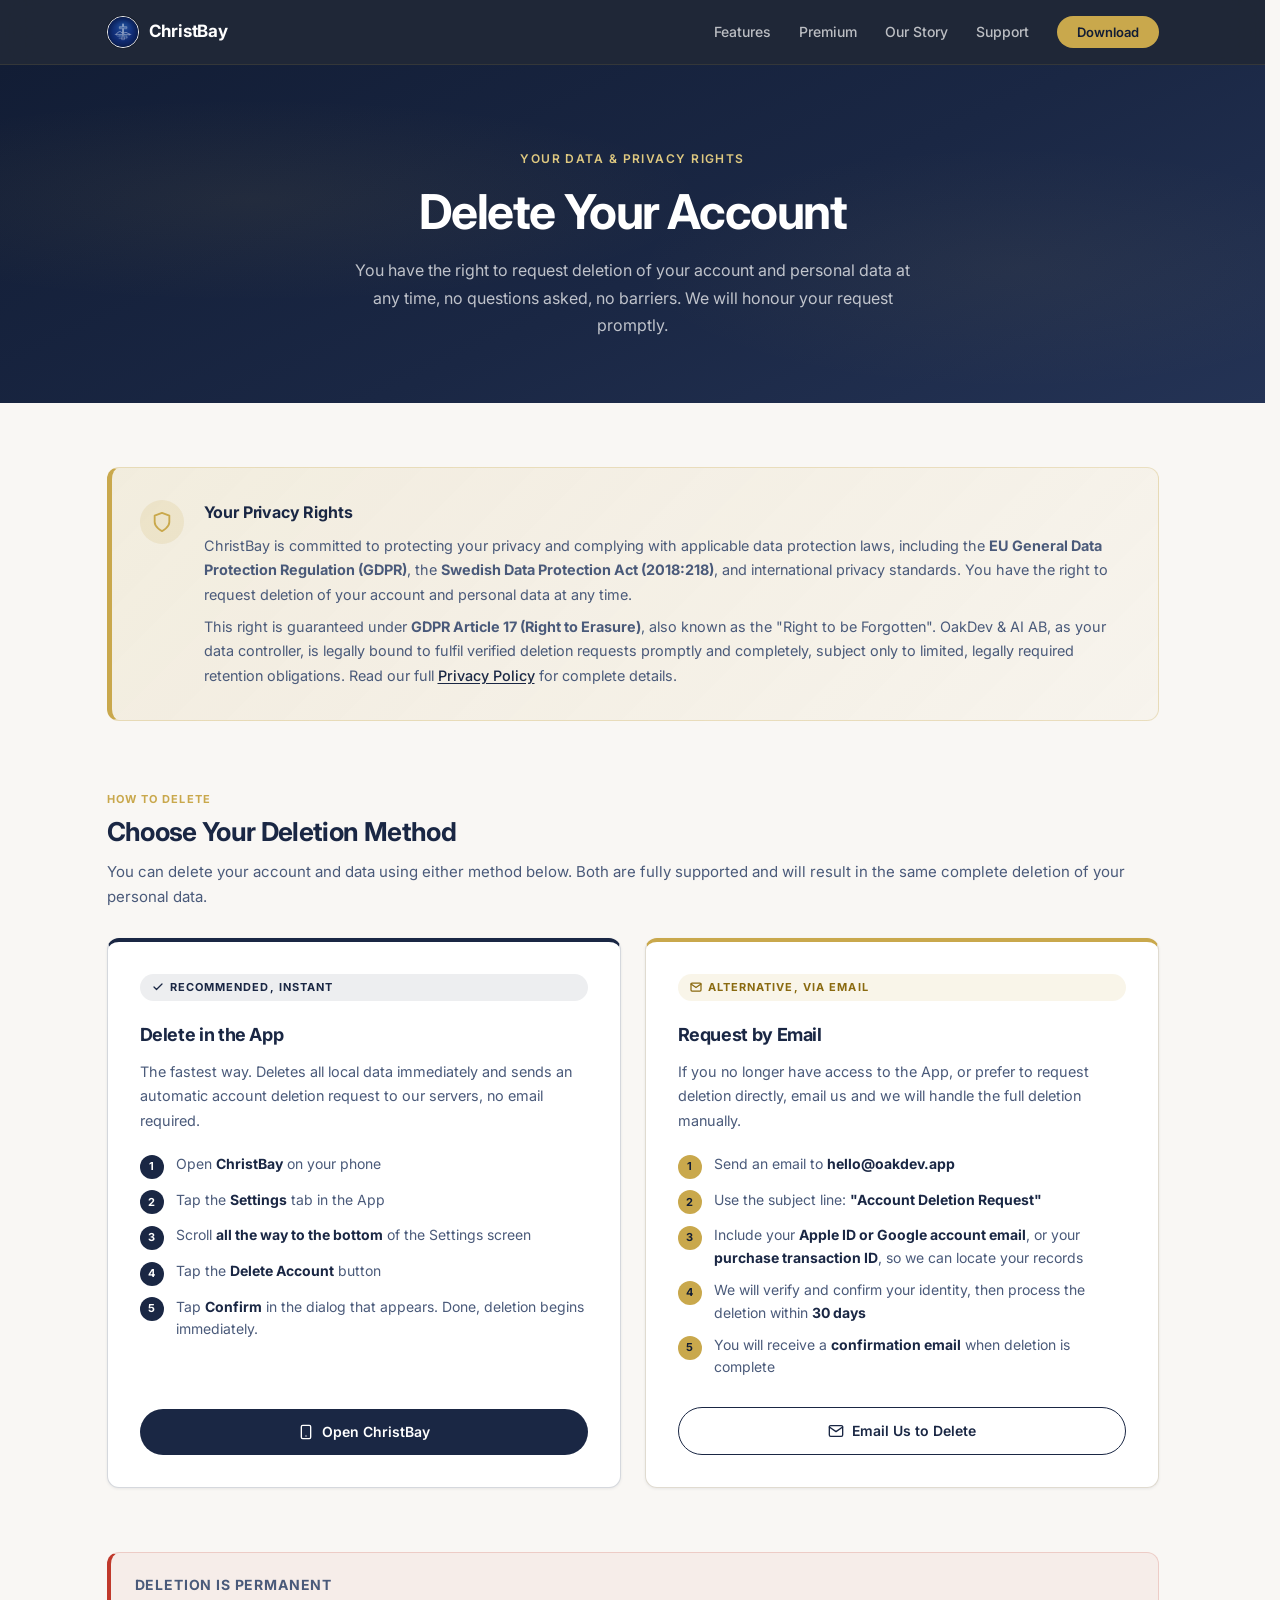
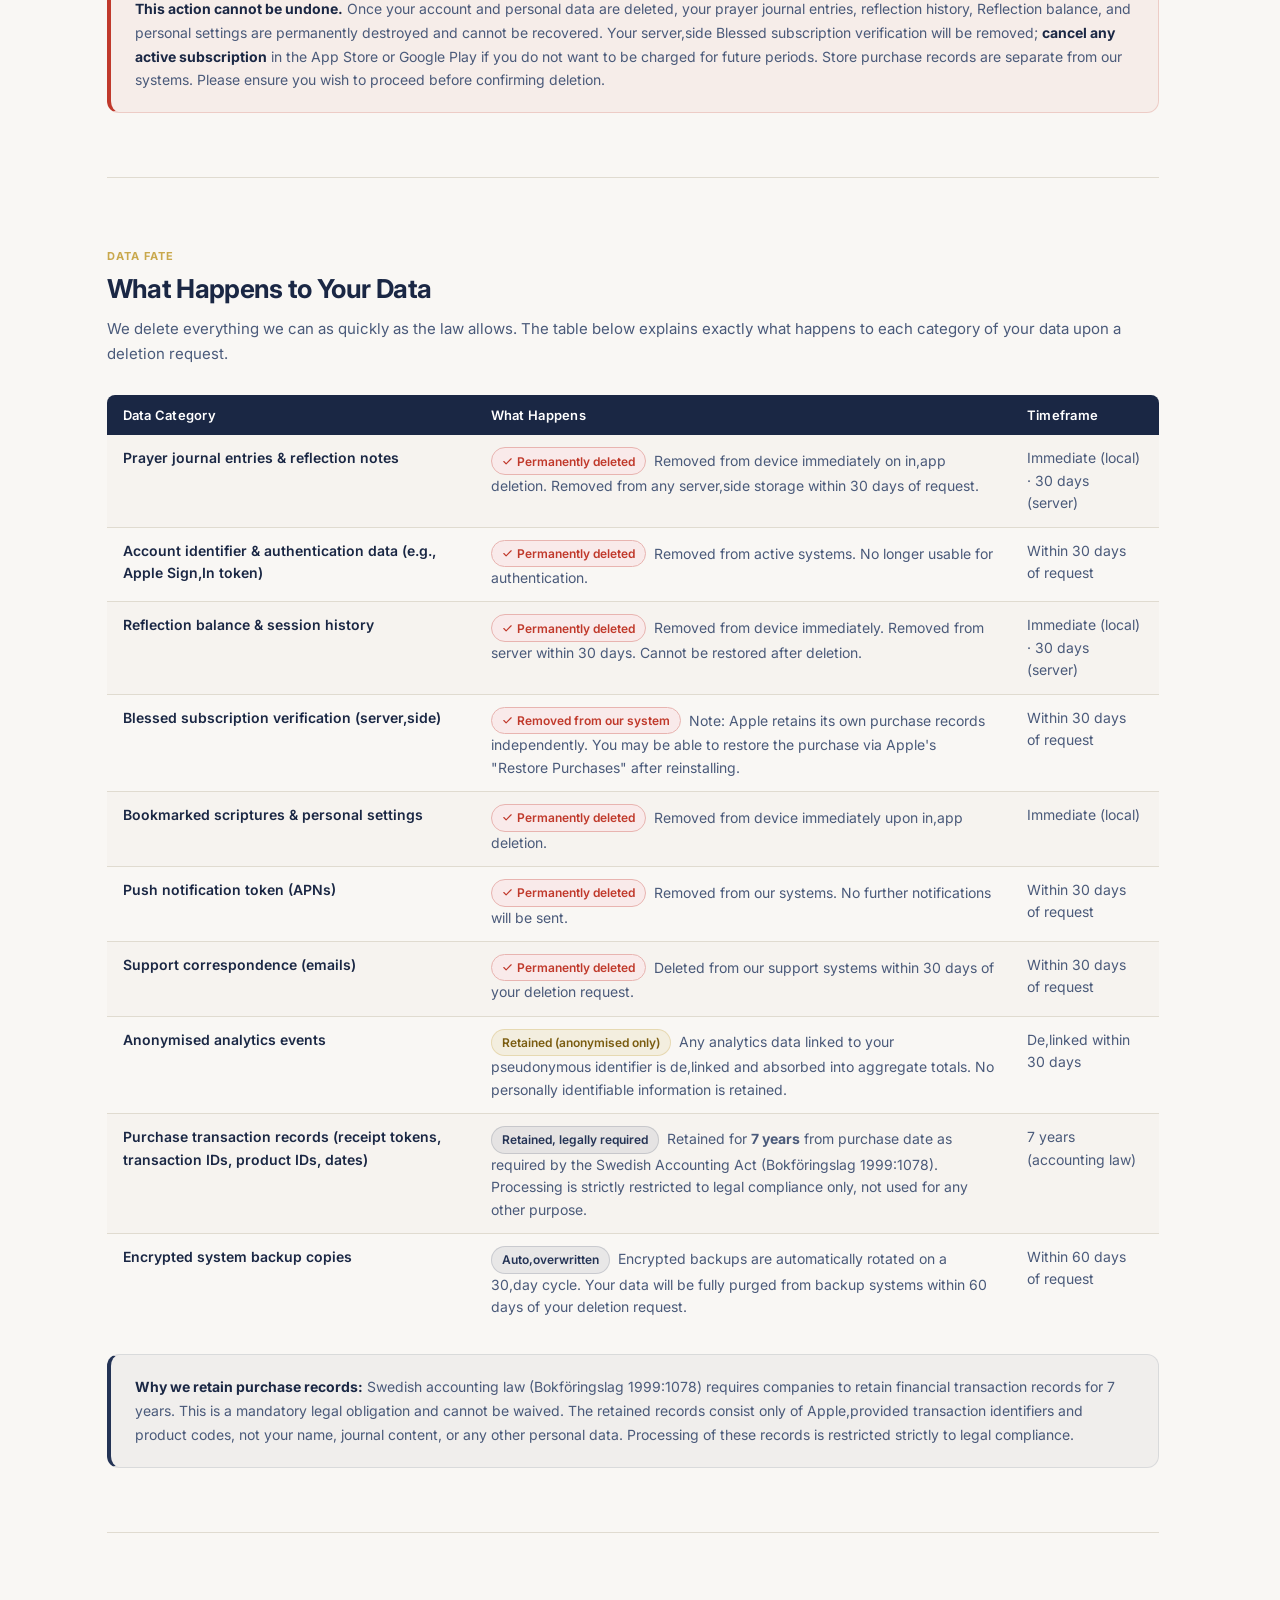
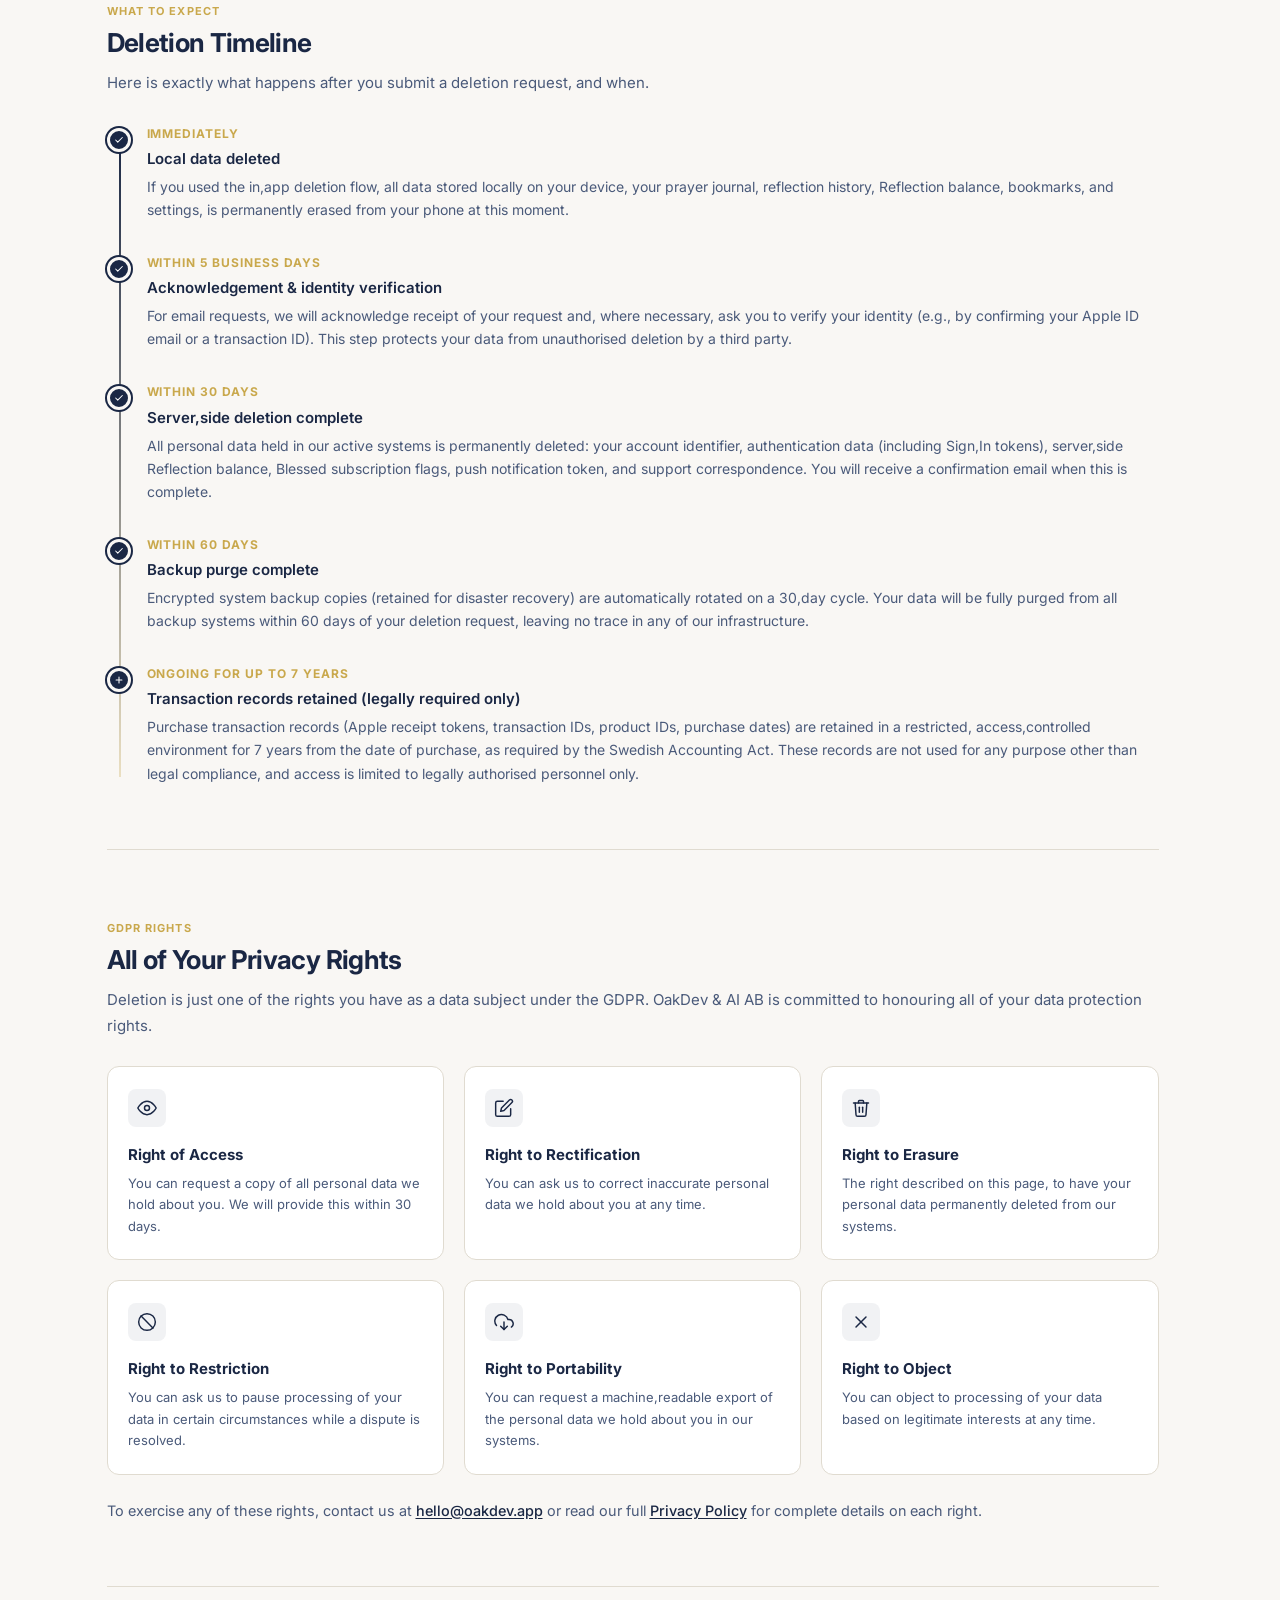
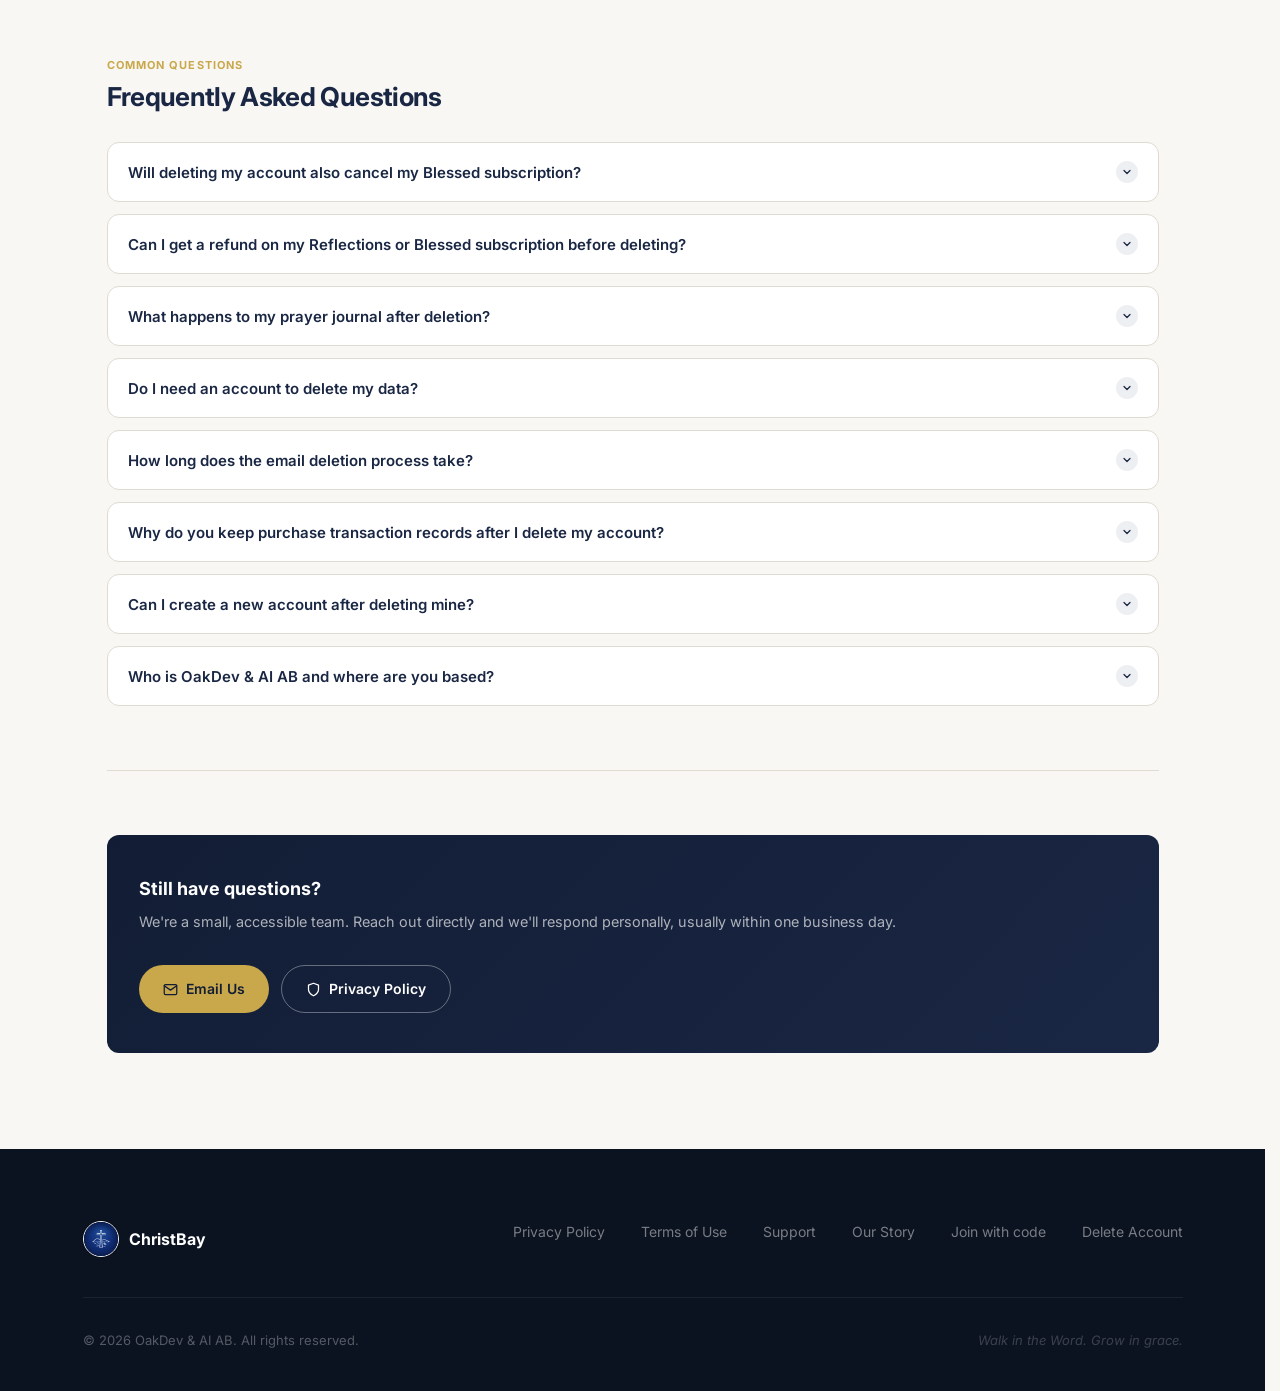
<file: delete-account/index.html>
<!DOCTYPE html>
<html lang="en">
<head>
  <meta charset="UTF-8" />
  <meta name="viewport" content="width=device-width, initial-scale=1.0" />
  <meta name="description" content="Delete your ChristBay account and personal data. OakDev &amp; AI AB is committed to your privacy rights under GDPR and Swedish data protection law." />
  <meta name="robots" content="index, follow" />
  <title>Delete Account, ChristBay</title>
  <link rel="icon" type="image/png" href="/assets/brand.png" />
  <link rel="preconnect" href="https://fonts.googleapis.com" />
  <link rel="preconnect" href="https://fonts.gstatic.com" crossorigin />
  <link href="https://fonts.googleapis.com/css2?family=Inter:ital,wght@0,300;0,400;0,500;0,600;0,700;1,400&display=swap" rel="stylesheet" />
  <link rel="stylesheet" href="/assets/css/site-nav.css" />
  <style>
    :root {
      --navy:           #1a2744;
      --navy-light:     #243355;
      --navy-deep:      #121d35;
      --gold:           #c9a84c;
      --gold-light:     #dfc980;
      --gold-subtle:    #f5edcc;
      --warm-white:     #f9f7f4;
      --cream:          #f0ece4;
      --white:          #ffffff;
      --text-primary:   #1a2744;
      --text-secondary: #4a5a7a;
      --text-muted:     #7a8ba5;
      --border:         #e0dbd0;
      --red:            #c0392b;
      --red-light:      #f9eaea;
      --red-border:     #e8b4b0;
      --green:          #1d6a3a;
      --green-light:    #eaf4ee;
      --shadow-sm:      0 1px 3px rgba(26,39,68,.08);
      --shadow-md:      0 4px 16px rgba(26,39,68,.10);
      --shadow-lg:      0 8px 32px rgba(26,39,68,.14);
      --radius:         12px;
      --radius-sm:      8px;
      --transition:     0.25s ease;
      --max-width:      1100px;
    }
    *,*::before,*::after{box-sizing:border-box;margin:0;padding:0}
    html{scroll-behavior:smooth;font-size:16px}
    body{font-family:'Inter',system-ui,-apple-system,BlinkMacSystemFont,sans-serif;background:var(--warm-white);color:var(--text-primary);line-height:1.6;-webkit-font-smoothing:antialiased;overflow-x:hidden}
    img{max-width:100%;height:auto;display:block}
    a{color:inherit;text-decoration:none}
    ul{list-style:none}

    /* Skip link */
    .skip-link{position:absolute;top:-120px;left:1rem;background:var(--navy);color:var(--white);padding:.5rem 1rem;border-radius:var(--radius-sm);font-size:.875rem;font-weight:600;z-index:9999;transition:top var(--transition)}
    .skip-link:focus{top:1rem}

    /* Page hero */
    .page-hero{background:linear-gradient(155deg,var(--navy-deep) 0%,var(--navy) 55%,var(--navy-light) 100%);color:var(--white);text-align:center;padding:5rem 1.5rem 4rem;position:relative;overflow:hidden}
    .page-hero::before{content:'';position:absolute;inset:0;background:radial-gradient(ellipse 60% 50% at 20% 40%,rgba(201,168,76,.07) 0%,transparent 60%),radial-gradient(ellipse 50% 60% at 80% 60%,rgba(201,168,76,.05) 0%,transparent 60%);pointer-events:none}
    .page-hero-inner{position:relative;z-index:1;max-width:680px;margin:0 auto}
    .page-hero-label{display:inline-block;font-size:.75rem;font-weight:600;letter-spacing:.12em;text-transform:uppercase;color:var(--gold-light);margin-bottom:1rem}
    .page-hero h1{font-size:clamp(2rem,4vw,3rem);font-weight:700;letter-spacing:-.03em;line-height:1.15;margin-bottom:1.125rem;color:var(--white)}
    .page-hero-sub{font-size:1rem;color:rgba(255,255,255,.72);line-height:1.7;max-width:560px;margin:0 auto}

    /* ============================================================
       Main layout
    ============================================================ */
    .page-body{max-width:var(--max-width);margin:0 auto;padding:4rem 1.5rem 6rem}

    /* ============================================================
       Privacy Rights Banner
    ============================================================ */
    .rights-banner{background:linear-gradient(135deg,rgba(201,168,76,.13) 0%,rgba(201,168,76,.04) 100%);border:1px solid rgba(201,168,76,.28);border-left:5px solid var(--gold);border-radius:var(--radius);padding:2rem 2rem 2rem 1.75rem;margin-bottom:4rem;display:flex;gap:1.25rem;align-items:flex-start}
    .rights-banner-icon{flex-shrink:0;width:44px;height:44px;background:rgba(201,168,76,.15);border-radius:50%;display:flex;align-items:center;justify-content:center}
    .rights-banner-icon svg{width:22px;height:22px;stroke:var(--gold);fill:none;stroke-width:2;stroke-linecap:round;stroke-linejoin:round}
    .rights-banner-body h2{font-size:1rem;font-weight:700;color:var(--text-primary);margin-bottom:.5rem;letter-spacing:-.01em}
    .rights-banner-body p{font-size:.9rem;color:var(--text-secondary);line-height:1.7;margin:0}
    .rights-banner-body p+p{margin-top:.5rem}
    .rights-banner-body a{color:var(--navy);font-weight:500;text-decoration:underline;text-underline-offset:2px;transition:color var(--transition)}
    .rights-banner-body a:hover{color:var(--gold)}
    @media(max-width:600px){.rights-banner{flex-direction:column;gap:.875rem}}

    /* ============================================================
       Two-column action layout
    ============================================================ */
    .action-grid{display:grid;grid-template-columns:1fr 1fr;gap:1.5rem;margin-bottom:4rem}
    @media(max-width:760px){.action-grid{grid-template-columns:1fr}}

    .method-card{background:var(--white);border:1px solid var(--border);border-radius:var(--radius);padding:2rem;display:flex;flex-direction:column;box-shadow:var(--shadow-sm);transition:box-shadow var(--transition)}
    .method-card:hover{box-shadow:var(--shadow-md)}

    .method-card.method-primary{border-color:rgba(26,39,68,.18);border-top:4px solid var(--navy)}
    .method-card.method-secondary{border-top:4px solid var(--gold)}

    .method-badge{display:inline-flex;align-items:center;gap:.375rem;font-size:.6875rem;font-weight:700;letter-spacing:.1em;text-transform:uppercase;padding:.3rem .75rem;border-radius:100px;margin-bottom:1.25rem}
    .method-badge.badge-recommended{background:rgba(26,39,68,.08);color:var(--navy)}
    .method-badge.badge-alt{background:rgba(201,168,76,.12);color:#8a6a10}

    .method-card h3{font-size:1.125rem;font-weight:700;color:var(--text-primary);margin-bottom:.625rem;letter-spacing:-.02em}
    .method-card p{font-size:.9rem;color:var(--text-secondary);line-height:1.7;margin-bottom:1.25rem}

    .method-steps{display:flex;flex-direction:column;gap:.625rem;margin-bottom:1.75rem}
    .method-step{display:flex;align-items:flex-start;gap:.75rem;font-size:.875rem;color:var(--text-secondary);line-height:1.6}
    .step-num{flex-shrink:0;width:24px;height:24px;border-radius:50%;background:var(--navy);color:var(--white);font-size:.6875rem;font-weight:700;display:flex;align-items:center;justify-content:center;margin-top:.1rem}
    .method-card.method-secondary .step-num{background:var(--gold);color:var(--navy-deep)}
    .method-step span strong{color:var(--text-primary)}

    .method-cta{display:inline-flex;align-items:center;justify-content:center;gap:.5rem;padding:.75rem 1.5rem;border-radius:100px;font-size:.875rem;font-weight:600;transition:background var(--transition),transform var(--transition),box-shadow var(--transition);width:100%;text-align:center;margin-top:auto}
    .method-cta svg{width:16px;height:16px;stroke:currentColor;fill:none;stroke-width:2;stroke-linecap:round;stroke-linejoin:round;flex-shrink:0}
    .cta-primary{background:var(--navy);color:var(--white)}
    .cta-primary:hover{background:var(--navy-light);transform:translateY(-1px);box-shadow:0 4px 14px rgba(26,39,68,.25)}
    .cta-secondary{background:transparent;color:var(--navy);border:1.5px solid var(--navy)}
    .cta-secondary:hover{background:var(--navy);color:var(--white);transform:translateY(-1px)}

    /* ============================================================
       Data table section
    ============================================================ */
    .section-block{margin-bottom:4rem}
    .section-block-header{margin-bottom:1.75rem}
    .section-block-label{display:inline-block;font-size:.6875rem;font-weight:700;letter-spacing:.1em;text-transform:uppercase;color:var(--gold);margin-bottom:.375rem}
    .section-block-header h2{font-size:clamp(1.25rem,2.5vw,1.625rem);font-weight:700;letter-spacing:-.025em;color:var(--navy);line-height:1.3}
    .section-block-header p{font-size:.9375rem;color:var(--text-secondary);line-height:1.7;margin-top:.625rem}

    /* Data fate table */
    .data-table{width:100%;border-collapse:collapse;font-size:.875rem}
    .data-table th{text-align:left;padding:.625rem 1rem;background:var(--navy);color:var(--white);font-weight:600;font-size:.8125rem;letter-spacing:.02em}
    .data-table th:first-child{border-radius:var(--radius-sm) 0 0 0}
    .data-table th:last-child{border-radius:0 var(--radius-sm) 0 0}
    .data-table td{padding:.75rem 1rem;border-bottom:1px solid var(--border);color:var(--text-secondary);vertical-align:top;line-height:1.6}
    .data-table td:first-child{font-weight:600;color:var(--text-primary);width:35%}
    .data-table tr:last-child td{border-bottom:none}
    .data-table tr:nth-child(odd) td{background:rgba(240,236,228,.35)}

    .tag{display:inline-flex;align-items:center;gap:.3rem;font-size:.75rem;font-weight:600;padding:.2rem .625rem;border-radius:100px;white-space:nowrap}
    .tag-deleted{background:var(--red-light);color:var(--red);border:1px solid var(--red-border)}
    .tag-retained{background:rgba(201,168,76,.12);color:#7a5c10;border:1px solid rgba(201,168,76,.3)}
    .tag-restricted{background:rgba(26,39,68,.07);color:var(--navy-light);border:1px solid rgba(26,39,68,.15)}
    .tag svg{width:11px;height:11px;stroke:currentColor;fill:none;stroke-width:2.5;stroke-linecap:round;stroke-linejoin:round}

    @media(max-width:640px){
      .data-table,.data-table tbody,.data-table tr,.data-table td{display:block;width:100%}
      .data-table thead{display:none}
      .data-table td{border-bottom:none;padding:.5rem .875rem}
      .data-table td:first-child{font-size:.75rem;text-transform:uppercase;letter-spacing:.05em;color:var(--gold);padding-bottom:.125rem;width:100%}
      .data-table tr{border:1px solid var(--border);border-radius:var(--radius-sm);margin-bottom:.75rem;overflow:hidden;padding:.375rem 0;background:var(--white)}
    }

    /* ============================================================
       Timeline
    ============================================================ */
    .timeline{position:relative;padding-left:2.5rem}
    .timeline::before{content:'';position:absolute;left:.75rem;top:.5rem;bottom:.5rem;width:2px;background:linear-gradient(to bottom,var(--navy) 0%,rgba(201,168,76,.3) 100%)}
    .timeline-item{position:relative;margin-bottom:2rem}
    .timeline-item:last-child{margin-bottom:0}
    .timeline-dot{position:absolute;left:-2.5rem;top:.25rem;width:1.5rem;height:1.5rem;border-radius:50%;background:var(--navy);border:3px solid var(--warm-white);display:flex;align-items:center;justify-content:center;box-shadow:0 0 0 2px var(--navy)}
    .timeline-dot svg{width:10px;height:10px;stroke:var(--white);fill:none;stroke-width:2.5;stroke-linecap:round;stroke-linejoin:round}
    .timeline-time{font-size:.75rem;font-weight:700;letter-spacing:.08em;text-transform:uppercase;color:var(--gold);margin-bottom:.25rem}
    .timeline-title{font-size:.9375rem;font-weight:600;color:var(--text-primary);margin-bottom:.25rem}
    .timeline-desc{font-size:.875rem;color:var(--text-secondary);line-height:1.65}

    /* ============================================================
       Rights grid
    ============================================================ */
    .rights-grid{display:grid;grid-template-columns:repeat(3,1fr);gap:1.25rem}
    @media(max-width:800px){.rights-grid{grid-template-columns:repeat(2,1fr)}}
    @media(max-width:500px){.rights-grid{grid-template-columns:1fr}}

    .right-card{background:var(--white);border:1px solid var(--border);border-radius:var(--radius);padding:1.375rem 1.25rem}
    .right-card-icon{width:38px;height:38px;border-radius:var(--radius-sm);background:rgba(26,39,68,.06);display:flex;align-items:center;justify-content:center;margin-bottom:1rem}
    .right-card-icon svg{width:20px;height:20px;stroke:var(--navy);fill:none;stroke-width:1.75;stroke-linecap:round;stroke-linejoin:round}
    .right-card h3{font-size:.9375rem;font-weight:700;color:var(--text-primary);margin-bottom:.375rem}
    .right-card p{font-size:.8125rem;color:var(--text-secondary);line-height:1.65}

    /* ============================================================
       FAQ accordion
    ============================================================ */
    .faq-list{display:flex;flex-direction:column;gap:.75rem}
    .faq-item{background:var(--white);border:1px solid var(--border);border-radius:var(--radius);overflow:hidden}
    .faq-question{width:100%;background:transparent;border:none;padding:1.125rem 1.25rem;display:flex;align-items:center;justify-content:space-between;gap:1rem;cursor:pointer;text-align:left;font-family:inherit;font-size:.9375rem;font-weight:600;color:var(--text-primary);transition:background var(--transition)}
    .faq-question:hover{background:rgba(240,236,228,.5)}
    .faq-question[aria-expanded="true"]{background:rgba(26,39,68,.04)}
    .faq-icon{flex-shrink:0;width:22px;height:22px;border-radius:50%;background:rgba(26,39,68,.07);display:flex;align-items:center;justify-content:center;transition:background var(--transition),transform var(--transition)}
    .faq-icon svg{width:12px;height:12px;stroke:var(--navy);fill:none;stroke-width:2.5;stroke-linecap:round;stroke-linejoin:round;transition:transform var(--transition)}
    .faq-question[aria-expanded="true"] .faq-icon{background:var(--navy)}
    .faq-question[aria-expanded="true"] .faq-icon svg{stroke:var(--white);transform:rotate(180deg)}
    .faq-answer{max-height:0;overflow:hidden;transition:max-height .35s ease}
    .faq-answer-inner{padding:.125rem 1.25rem 1.25rem}
    .faq-answer-inner p{font-size:.9rem;color:var(--text-secondary);line-height:1.75}
    .faq-answer-inner p+p{margin-top:.75rem}
    .faq-answer-inner a{color:var(--navy);font-weight:500;text-decoration:underline;text-underline-offset:2px}
    .faq-answer-inner a:hover{color:var(--gold)}
    .faq-answer-inner ul{margin:.5rem 0;display:flex;flex-direction:column;gap:.375rem}
    .faq-answer-inner ul li{font-size:.875rem;color:var(--text-secondary);padding-left:1.25rem;position:relative;line-height:1.65}
    .faq-answer-inner ul li::before{content:'';position:absolute;left:0;top:.6em;width:5px;height:5px;border-radius:50%;background:var(--gold)}

    /* ============================================================
       Contact strip
    ============================================================ */
    .contact-strip{background:linear-gradient(135deg,var(--navy-deep) 0%,var(--navy) 100%);border-radius:var(--radius);padding:2.5rem 2rem;display:flex;align-items:center;justify-content:space-between;gap:2rem;flex-wrap:wrap}
    .contact-strip-body h3{font-size:1.125rem;font-weight:700;color:var(--white);margin-bottom:.375rem}
    .contact-strip-body p{font-size:.9rem;color:rgba(255,255,255,.65);line-height:1.6}
    .contact-strip-actions{display:flex;gap:.75rem;flex-wrap:wrap;flex-shrink:0}
    .btn{display:inline-flex;align-items:center;gap:.5rem;padding:.75rem 1.5rem;border-radius:100px;font-size:.875rem;font-weight:600;transition:background var(--transition),transform var(--transition)}
    .btn svg{width:15px;height:15px;stroke:currentColor;fill:none;stroke-width:2;stroke-linecap:round;stroke-linejoin:round}
    .btn-gold{background:var(--gold);color:var(--navy-deep)}
    .btn-gold:hover{background:var(--gold-light);transform:translateY(-1px)}
    .btn-outline-white{background:transparent;color:var(--white);border:1.5px solid rgba(255,255,255,.35)}
    .btn-outline-white:hover{background:rgba(255,255,255,.1);transform:translateY(-1px)}

    /* Callout */
    .callout{border-radius:var(--radius);padding:1.25rem 1.5rem;margin:1.5rem 0}
    .callout-warning{background:rgba(192,57,43,.05);border:1px solid rgba(192,57,43,.18);border-left:4px solid var(--red)}
    .callout-info{background:rgba(26,39,68,.04);border:1px solid rgba(26,39,68,.10);border-left:4px solid var(--navy-light)}
    .callout p{font-size:.875rem;color:var(--text-secondary);line-height:1.7;margin:0}
    .callout p strong{color:var(--text-primary)}
    .callout-title{font-size:.8125rem;font-weight:700;letter-spacing:.06em;text-transform:uppercase;margin-bottom:.5rem;color:var(--text-primary)}

    /* doc-link */
    .doc-link{color:var(--navy);font-weight:500;text-decoration:underline;text-underline-offset:2px;transition:color var(--transition)}
    .doc-link:hover{color:var(--gold)}

    /* Divider */
    .section-divider{border:none;border-top:1px solid var(--border);margin:4rem 0}

    /* Footer (same as index.html) */
    .site-footer{background:#0b1220;color:rgba(255,255,255,.5);padding:4.5rem 1.5rem 2.5rem}
    .footer-inner{max-width:var(--max-width);margin:0 auto}
    .footer-top{display:flex;align-items:flex-start;justify-content:space-between;padding-bottom:2.5rem;border-bottom:1px solid rgba(255,255,255,.07);gap:2rem;flex-wrap:wrap}
    .footer-brand{display:flex;align-items:center;gap:.625rem}
    .footer-brand img{width:36px;height:36px;object-fit:cover;border-radius:50%;border:1px solid rgba(255,255,255,.95);box-shadow:0 0 0 1px rgba(0,0,0,.18);opacity:1}
    .footer-brand-name{font-size:1rem;font-weight:700;color:var(--white)}
    .footer-nav{display:flex;gap:.5rem 2.25rem;flex-wrap:wrap;align-items:center}
    .footer-nav a{font-size:.875rem;color:rgba(255,255,255,.45);transition:color var(--transition)}
    .footer-nav a:hover{color:var(--white)}
    .footer-bottom{padding-top:2rem;display:flex;align-items:center;justify-content:space-between;flex-wrap:wrap;gap:.75rem}
    .footer-copyright{font-size:.8125rem;color:rgba(255,255,255,.3)}
    .footer-tagline{font-size:.8125rem;color:rgba(255,255,255,.2);font-style:italic}

    @media(prefers-reduced-motion:reduce){*,*::before,*::after{transition:none!important;animation:none!important}}
    @media print{.site-header,.skip-link{display:none}body{background:white;color:black}}
  </style>

<script>
(function () {
  var downloadToggle = document.getElementById('download-toggle');
  var downloadMenu = document.getElementById('download-menu');
  if (downloadToggle && downloadMenu) {
    downloadToggle.addEventListener('click', function (e) {
      e.preventDefault();
      var isOpen = downloadMenu.classList.contains('open');
      downloadMenu.classList.toggle('open');
      downloadToggle.setAttribute('aria-expanded', !isOpen);
    });
    document.addEventListener('click', function (e) {
      if (!downloadToggle.contains(e.target) && !downloadMenu.contains(e.target)) {
        downloadMenu.classList.remove('open');
        downloadToggle.setAttribute('aria-expanded', 'false');
      }
    });
    document.addEventListener('keydown', function (e) {
      if (e.key === 'Escape') {
        downloadMenu.classList.remove('open');
        downloadToggle.setAttribute('aria-expanded', 'false');
      }
    });
    downloadMenu.querySelectorAll('a').forEach(function (link) {
      link.addEventListener('click', function () {
        downloadMenu.classList.remove('open');
        downloadToggle.setAttribute('aria-expanded', 'false');
      });
    });
  }
})();
</script>
</head>
<body>

<a href="#main" class="skip-link">Skip to main content</a>

<header class="site-header" role="banner">
  <nav class="nav-inner" aria-label="Primary navigation">
    <a href="/" class="nav-brand" aria-label="ChristBay, home">
      <img src="/assets/brand.png" alt="" aria-hidden="true" />
      <span class="nav-brand-name">ChristBay</span>
    </a>
    <div class="nav-links">
      <a href="/#features" class="nav-text">Features</a>
      <a href="/#premium" class="nav-text">Premium</a>
      <a href="/history/" class="nav-text">Our Story</a>
      <a href="/support/" class="nav-text">Support</a>
      <div class="nav-dropdown">
        <button type="button" class="nav-cta" id="download-toggle" aria-expanded="false" aria-haspopup="true" aria-label="Download options">Download</button>
        <div class="nav-dropdown-menu" id="download-menu">
          <a href="https://apps.apple.com/se/app/christbay-daglig-reflektion/id6759575925" class="nav-dropdown-item" aria-label="Download on Apple App Store">
            <svg viewBox="0 0 24 24" width="18" height="18" aria-hidden="true" focusable="false" xmlns="http://www.w3.org/2000/svg"><path fill="currentColor" d="M18.71 19.5c-.83 1.24-1.71 2.45-3.05 2.47-1.34.03-1.77-.79-3.29-.79-1.53 0-2 .77-3.27.82-1.31.05-2.3-1.32-3.14-2.53C4.25 17 2.94 12.45 4.7 9.39c.87-1.52 2.43-2.48 4.12-2.51 1.28-.02 2.5.87 3.29.87.78 0 2.26-1.07 3.8-.91.65.03 2.47.26 3.64 1.98-.09.06-2.17 1.28-2.15 3.81.03 3.02 2.65 4.03 2.68 4.04-.03.07-.42 1.44-1.38 2.83M13 3.5c.73-.83 1.94-1.46 2.94-1.5.13 1.17-.34 2.35-1.04 3.19-.69.85-1.83 1.51-2.95 1.42-.15-1.15.41-2.35 1.05-3.11z"/></svg>
            App Store
          </a>
          <a href="https://play.google.com/store/apps/details?id=com.oakdev.christbay" class="nav-dropdown-item" aria-label="Download on Google Play Store">
            <svg viewBox="0 0 24 24" width="18" height="18" aria-hidden="true" focusable="false" xmlns="http://www.w3.org/2000/svg"><path fill="currentColor" d="M3.609 1.814L13.792 12 3.609 22.186c-.386.387-.593.916-.593 1.465V1.349c0 .549.207 1.078.593 1.465zm10.908 10.911L21.268 24 3.609 1.814 14.517 12.722z"/></svg>
            Google Play
          </a>
        </div>
      </div>
    </div>
  </nav>
</header>

<div class="page-hero" role="banner" aria-label="Delete Account header">
  <div class="page-hero-inner">
    <span class="page-hero-label">Your Data &amp; Privacy Rights</span>
    <h1>Delete Your Account</h1>
    <p class="page-hero-sub">You have the right to request deletion of your account and personal data at any time, no questions asked, no barriers. We will honour your request promptly.</p>
  </div>
</div>

<main id="main">
  <div class="page-body">

    <!-- ============================================================
         Privacy Rights Banner
    ============================================================ -->
    <div class="rights-banner" role="note" aria-label="Your privacy rights">
      <div class="rights-banner-icon" aria-hidden="true">
        <svg viewBox="0 0 24 24" aria-hidden="true">
          <path d="M12 22s8-4 8-10V5l-8-3-8 3v7c0 6 8 10 8 10z"/>
        </svg>
      </div>
      <div class="rights-banner-body">
        <h2>Your Privacy Rights</h2>
        <p>ChristBay is committed to protecting your privacy and complying with applicable data protection laws, including the <strong>EU General Data Protection Regulation (GDPR)</strong>, the <strong>Swedish Data Protection Act (2018:218)</strong>, and international privacy standards. You have the right to request deletion of your account and personal data at any time.</p>
        <p>This right is guaranteed under <strong>GDPR Article 17 (Right to Erasure)</strong>, also known as the "Right to be Forgotten". OakDev &amp; AI AB, as your data controller, is legally bound to fulfil verified deletion requests promptly and completely, subject only to limited, legally required retention obligations. Read our full <a href="/privacy/">Privacy Policy</a> for complete details.</p>
      </div>
    </div>

    <!-- ============================================================
         Two deletion methods
    ============================================================ -->
    <div class="section-block">
      <div class="section-block-header">
        <span class="section-block-label">How to Delete</span>
        <h2>Choose Your Deletion Method</h2>
        <p>You can delete your account and data using either method below. Both are fully supported and will result in the same complete deletion of your personal data.</p>
      </div>

      <div class="action-grid">

        <!-- Method 1: In-App -->
        <div class="method-card method-primary">
          <span class="method-badge badge-recommended">
            <svg viewBox="0 0 24 24" aria-hidden="true" width="12" height="12" stroke="currentColor" fill="none" stroke-width="2.5" stroke-linecap="round" stroke-linejoin="round"><polyline points="20 6 9 17 4 12"/></svg>
            Recommended, instant
          </span>
          <h3>Delete in the App</h3>
          <p>The fastest way. Deletes all local data immediately and sends an automatic account deletion request to our servers, no email required.</p>
          <div class="method-steps" aria-label="In,app deletion steps">
            <div class="method-step">
              <div class="step-num" aria-hidden="true">1</div>
              <span>Open <strong>ChristBay</strong> on your phone</span>
            </div>
            <div class="method-step">
              <div class="step-num" aria-hidden="true">2</div>
              <span>Tap the <strong>Settings</strong> tab in the App</span>
            </div>
            <div class="method-step">
              <div class="step-num" aria-hidden="true">3</div>
              <span>Scroll <strong>all the way to the bottom</strong> of the Settings screen</span>
            </div>
            <div class="method-step">
              <div class="step-num" aria-hidden="true">4</div>
              <span>Tap the <strong>Delete Account</strong> button</span>
            </div>
            <div class="method-step">
              <div class="step-num" aria-hidden="true">5</div>
              <span>Tap <strong>Confirm</strong> in the dialog that appears. Done, deletion begins immediately.</span>
            </div>
          </div>
          <a href="#" class="method-cta cta-primary" aria-label="Open ChristBay to delete your account">
            <svg viewBox="0 0 24 24" aria-hidden="true"><rect x="5" y="2" width="14" height="20" rx="2" ry="2"/><line x1="12" y1="18" x2="12" y2="18"/></svg>
            Open ChristBay
          </a>
        </div>

        <!-- Method 2: Email -->
        <div class="method-card method-secondary">
          <span class="method-badge badge-alt">
            <svg viewBox="0 0 24 24" aria-hidden="true" width="12" height="12" stroke="currentColor" fill="none" stroke-width="2.5" stroke-linecap="round" stroke-linejoin="round"><path d="M4 4h16c1.1 0 2 .9 2 2v12c0 1.1-.9 2-2 2H4c-1.1 0-2-.9-2-2V6c0-1.1.9-2 2-2z"/><polyline points="22,6 12,13 2,6"/></svg>
            Alternative, via email
          </span>
          <h3>Request by Email</h3>
          <p>If you no longer have access to the App, or prefer to request deletion directly, email us and we will handle the full deletion manually.</p>
          <div class="method-steps" aria-label="Email deletion steps">
            <div class="method-step">
              <div class="step-num" aria-hidden="true">1</div>
              <span>Send an email to <strong>hello@oakdev.app</strong></span>
            </div>
            <div class="method-step">
              <div class="step-num" aria-hidden="true">2</div>
              <span>Use the subject line: <strong>"Account Deletion Request"</strong></span>
            </div>
            <div class="method-step">
              <div class="step-num" aria-hidden="true">3</div>
              <span>Include your <strong>Apple ID or Google account email</strong>, or your <strong>purchase transaction ID</strong>, so we can locate your records</span>
            </div>
            <div class="method-step">
              <div class="step-num" aria-hidden="true">4</div>
              <span>We will verify and confirm your identity, then process the deletion within <strong>30 days</strong></span>
            </div>
            <div class="method-step">
              <div class="step-num" aria-hidden="true">5</div>
              <span>You will receive a <strong>confirmation email</strong> when deletion is complete</span>
            </div>
          </div>
          <a href="mailto:hello@oakdev.app?subject=Account%20Deletion%20Request&body=Hello%20OakDev%20%26%20AI%20AB%2C%0A%0AI%20would%20like%20to%20request%20the%20deletion%20of%20my%20ChristBay%20account%20and%20all%20associated%20personal%20data.%0A%0AApple%20ID%20email%20or%20transaction%20ID%3A%20%5BPlease%20enter%20here%5D%0A%0AThank%20you." class="method-cta cta-secondary">
            <svg viewBox="0 0 24 24" aria-hidden="true"><path d="M4 4h16c1.1 0 2 .9 2 2v12c0 1.1-.9 2-2 2H4c-1.1 0-2-.9-2-2V6c0-1.1.9-2 2-2z"/><polyline points="22,6 12,13 2,6"/></svg>
            Email Us to Delete
          </a>
        </div>

      </div><!-- /.action-grid -->

      <div class="callout callout-warning">
        <p class="callout-title">Deletion is permanent</p>
        <p><strong>This action cannot be undone.</strong> Once your account and personal data are deleted, your prayer journal entries, reflection history, Reflection balance, and personal settings are permanently destroyed and cannot be recovered. Your server,side Blessed subscription verification will be removed; <strong>cancel any active subscription</strong> in the App Store or Google Play if you do not want to be charged for future periods. Store purchase records are separate from our systems. Please ensure you wish to proceed before confirming deletion.</p>
      </div>
    </div>

    <hr class="section-divider" aria-hidden="true" />

    <!-- ============================================================
         What gets deleted vs retained
    ============================================================ -->
    <div class="section-block">
      <div class="section-block-header">
        <span class="section-block-label">Data Fate</span>
        <h2>What Happens to Your Data</h2>
        <p>We delete everything we can as quickly as the law allows. The table below explains exactly what happens to each category of your data upon a deletion request.</p>
      </div>

      <table class="data-table" aria-label="What happens to your data upon deletion">
        <thead>
          <tr>
            <th scope="col">Data Category</th>
            <th scope="col">What Happens</th>
            <th scope="col">Timeframe</th>
          </tr>
        </thead>
        <tbody>
          <tr>
            <td>Prayer journal entries &amp; reflection notes</td>
            <td>
              <span class="tag tag-deleted" aria-label="Permanently deleted">
                <svg viewBox="0 0 24 24" aria-hidden="true"><polyline points="20 6 9 17 4 12"/></svg>
                Permanently deleted
              </span>
              &nbsp;Removed from device immediately on in,app deletion. Removed from any server,side storage within 30 days of request.
            </td>
            <td>Immediate (local) · 30 days (server)</td>
          </tr>
          <tr>
            <td>Account identifier &amp; authentication data (e.g., Apple Sign,In token)</td>
            <td>
              <span class="tag tag-deleted" aria-label="Permanently deleted">
                <svg viewBox="0 0 24 24" aria-hidden="true"><polyline points="20 6 9 17 4 12"/></svg>
                Permanently deleted
              </span>
              &nbsp;Removed from active systems. No longer usable for authentication.
            </td>
            <td>Within 30 days of request</td>
          </tr>
          <tr>
            <td>Reflection balance &amp; session history</td>
            <td>
              <span class="tag tag-deleted" aria-label="Permanently deleted">
                <svg viewBox="0 0 24 24" aria-hidden="true"><polyline points="20 6 9 17 4 12"/></svg>
                Permanently deleted
              </span>
              &nbsp;Removed from device immediately. Removed from server within 30 days. Cannot be restored after deletion.
            </td>
            <td>Immediate (local) · 30 days (server)</td>
          </tr>
          <tr>
            <td>Blessed subscription verification (server,side)</td>
            <td>
              <span class="tag tag-deleted" aria-label="Permanently deleted">
                <svg viewBox="0 0 24 24" aria-hidden="true"><polyline points="20 6 9 17 4 12"/></svg>
                Removed from our system
              </span>
              &nbsp;Note: Apple retains its own purchase records independently. You may be able to restore the purchase via Apple's "Restore Purchases" after reinstalling.
            </td>
            <td>Within 30 days of request</td>
          </tr>
          <tr>
            <td>Bookmarked scriptures &amp; personal settings</td>
            <td>
              <span class="tag tag-deleted" aria-label="Permanently deleted">
                <svg viewBox="0 0 24 24" aria-hidden="true"><polyline points="20 6 9 17 4 12"/></svg>
                Permanently deleted
              </span>
              &nbsp;Removed from device immediately upon in,app deletion.
            </td>
            <td>Immediate (local)</td>
          </tr>
          <tr>
            <td>Push notification token (APNs)</td>
            <td>
              <span class="tag tag-deleted" aria-label="Permanently deleted">
                <svg viewBox="0 0 24 24" aria-hidden="true"><polyline points="20 6 9 17 4 12"/></svg>
                Permanently deleted
              </span>
              &nbsp;Removed from our systems. No further notifications will be sent.
            </td>
            <td>Within 30 days of request</td>
          </tr>
          <tr>
            <td>Support correspondence (emails)</td>
            <td>
              <span class="tag tag-deleted" aria-label="Permanently deleted">
                <svg viewBox="0 0 24 24" aria-hidden="true"><polyline points="20 6 9 17 4 12"/></svg>
                Permanently deleted
              </span>
              &nbsp;Deleted from our support systems within 30 days of your deletion request.
            </td>
            <td>Within 30 days of request</td>
          </tr>
          <tr>
            <td>Anonymised analytics events</td>
            <td>
              <span class="tag tag-retained" aria-label="Retained (anonymised)">
                Retained (anonymised only)
              </span>
              &nbsp;Any analytics data linked to your pseudonymous identifier is de,linked and absorbed into aggregate totals. No personally identifiable information is retained.
            </td>
            <td>De,linked within 30 days</td>
          </tr>
          <tr>
            <td>Purchase transaction records (receipt tokens, transaction IDs, product IDs, dates)</td>
            <td>
              <span class="tag tag-restricted" aria-label="Retained (legally required, restricted processing)">
                Retained, legally required
              </span>
              &nbsp;Retained for <strong>7 years</strong> from purchase date as required by the Swedish Accounting Act (Bokföringslag 1999:1078). Processing is strictly restricted to legal compliance only, not used for any other purpose.
            </td>
            <td>7 years (accounting law)</td>
          </tr>
          <tr>
            <td>Encrypted system backup copies</td>
            <td>
              <span class="tag tag-restricted" aria-label="Automatically overwritten">
                Auto,overwritten
              </span>
              &nbsp;Encrypted backups are automatically rotated on a 30,day cycle. Your data will be fully purged from backup systems within 60 days of your deletion request.
            </td>
            <td>Within 60 days of request</td>
          </tr>
        </tbody>
      </table>

      <div class="callout callout-info" style="margin-top:1.5rem">
        <p><strong>Why we retain purchase records:</strong> Swedish accounting law (Bokföringslag 1999:1078) requires companies to retain financial transaction records for 7 years. This is a mandatory legal obligation and cannot be waived. The retained records consist only of Apple,provided transaction identifiers and product codes, not your name, journal content, or any other personal data. Processing of these records is restricted strictly to legal compliance.</p>
      </div>
    </div>

    <hr class="section-divider" aria-hidden="true" />

    <!-- ============================================================
         Timeline / process
    ============================================================ -->
    <div class="section-block">
      <div class="section-block-header">
        <span class="section-block-label">What to Expect</span>
        <h2>Deletion Timeline</h2>
        <p>Here is exactly what happens after you submit a deletion request, and when.</p>
      </div>

      <div class="timeline" aria-label="Deletion process timeline">

        <div class="timeline-item">
          <div class="timeline-dot" aria-hidden="true">
            <svg viewBox="0 0 24 24"><polyline points="20 6 9 17 4 12"/></svg>
          </div>
          <p class="timeline-time">Immediately</p>
          <p class="timeline-title">Local data deleted</p>
          <p class="timeline-desc">If you used the in,app deletion flow, all data stored locally on your device, your prayer journal, reflection history, Reflection balance, bookmarks, and settings, is permanently erased from your phone at this moment.</p>
        </div>

        <div class="timeline-item">
          <div class="timeline-dot" aria-hidden="true">
            <svg viewBox="0 0 24 24"><polyline points="20 6 9 17 4 12"/></svg>
          </div>
          <p class="timeline-time">Within 5 business days</p>
          <p class="timeline-title">Acknowledgement &amp; identity verification</p>
          <p class="timeline-desc">For email requests, we will acknowledge receipt of your request and, where necessary, ask you to verify your identity (e.g., by confirming your Apple ID email or a transaction ID). This step protects your data from unauthorised deletion by a third party.</p>
        </div>

        <div class="timeline-item">
          <div class="timeline-dot" aria-hidden="true">
            <svg viewBox="0 0 24 24"><polyline points="20 6 9 17 4 12"/></svg>
          </div>
          <p class="timeline-time">Within 30 days</p>
          <p class="timeline-title">Server,side deletion complete</p>
          <p class="timeline-desc">All personal data held in our active systems is permanently deleted: your account identifier, authentication data (including Sign,In tokens), server,side Reflection balance, Blessed subscription flags, push notification token, and support correspondence. You will receive a confirmation email when this is complete.</p>
        </div>

        <div class="timeline-item">
          <div class="timeline-dot" aria-hidden="true">
            <svg viewBox="0 0 24 24"><polyline points="20 6 9 17 4 12"/></svg>
          </div>
          <p class="timeline-time">Within 60 days</p>
          <p class="timeline-title">Backup purge complete</p>
          <p class="timeline-desc">Encrypted system backup copies (retained for disaster recovery) are automatically rotated on a 30,day cycle. Your data will be fully purged from all backup systems within 60 days of your deletion request, leaving no trace in any of our infrastructure.</p>
        </div>

        <div class="timeline-item">
          <div class="timeline-dot" aria-hidden="true">
            <svg viewBox="0 0 24 24"><line x1="12" y1="5" x2="12" y2="19"/><line x1="5" y1="12" x2="19" y2="12"/></svg>
          </div>
          <p class="timeline-time">Ongoing for up to 7 years</p>
          <p class="timeline-title">Transaction records retained (legally required only)</p>
          <p class="timeline-desc">Purchase transaction records (Apple receipt tokens, transaction IDs, product IDs, purchase dates) are retained in a restricted, access,controlled environment for 7 years from the date of purchase, as required by the Swedish Accounting Act. These records are not used for any purpose other than legal compliance, and access is limited to legally authorised personnel only.</p>
        </div>

      </div>
    </div>

    <hr class="section-divider" aria-hidden="true" />

    <!-- ============================================================
         Your GDPR Rights
    ============================================================ -->
    <div class="section-block">
      <div class="section-block-header">
        <span class="section-block-label">GDPR Rights</span>
        <h2>All of Your Privacy Rights</h2>
        <p>Deletion is just one of the rights you have as a data subject under the GDPR. OakDev &amp; AI AB is committed to honouring all of your data protection rights.</p>
      </div>

      <div class="rights-grid" role="list">

        <div class="right-card" role="listitem">
          <div class="right-card-icon" aria-hidden="true">
            <svg viewBox="0 0 24 24"><path d="M1 12s4-8 11-8 11 8 11 8-4 8-11 8-11-8-11-8z"/><circle cx="12" cy="12" r="3"/></svg>
          </div>
          <h3>Right of Access</h3>
          <p>You can request a copy of all personal data we hold about you. We will provide this within 30 days.</p>
        </div>

        <div class="right-card" role="listitem">
          <div class="right-card-icon" aria-hidden="true">
            <svg viewBox="0 0 24 24"><path d="M11 4H4a2 2 0 0 0-2 2v14a2 2 0 0 0 2 2h14a2 2 0 0 0 2-2v-7"/><path d="M18.5 2.5a2.121 2.121 0 0 1 3 3L12 15l-4 1 1-4 9.5-9.5z"/></svg>
          </div>
          <h3>Right to Rectification</h3>
          <p>You can ask us to correct inaccurate personal data we hold about you at any time.</p>
        </div>

        <div class="right-card" role="listitem">
          <div class="right-card-icon" aria-hidden="true">
            <svg viewBox="0 0 24 24"><polyline points="3 6 5 6 21 6"/><path d="M19 6l-1 14a2 2 0 0 1-2 2H8a2 2 0 0 1-2-2L5 6"/><path d="M10 11v6"/><path d="M14 11v6"/><path d="M9 6V4a1 1 0 0 1 1-1h4a1 1 0 0 1 1 1v2"/></svg>
          </div>
          <h3>Right to Erasure</h3>
          <p>The right described on this page, to have your personal data permanently deleted from our systems.</p>
        </div>

        <div class="right-card" role="listitem">
          <div class="right-card-icon" aria-hidden="true">
            <svg viewBox="0 0 24 24"><circle cx="12" cy="12" r="10"/><line x1="4.93" y1="4.93" x2="19.07" y2="19.07"/></svg>
          </div>
          <h3>Right to Restriction</h3>
          <p>You can ask us to pause processing of your data in certain circumstances while a dispute is resolved.</p>
        </div>

        <div class="right-card" role="listitem">
          <div class="right-card-icon" aria-hidden="true">
            <svg viewBox="0 0 24 24"><polyline points="8 17 12 21 16 17"/><line x1="12" y1="12" x2="12" y2="21"/><path d="M20.88 18.09A5 5 0 0 0 18 9h-1.26A8 8 0 1 0 3 16.29"/></svg>
          </div>
          <h3>Right to Portability</h3>
          <p>You can request a machine,readable export of the personal data we hold about you in our systems.</p>
        </div>

        <div class="right-card" role="listitem">
          <div class="right-card-icon" aria-hidden="true">
            <svg viewBox="0 0 24 24"><line x1="18" y1="6" x2="6" y2="18"/><line x1="6" y1="6" x2="18" y2="18"/></svg>
          </div>
          <h3>Right to Object</h3>
          <p>You can object to processing of your data based on legitimate interests at any time.</p>
        </div>

      </div>

      <p style="margin-top:1.5rem;font-size:.9rem;color:var(--text-secondary);">To exercise any of these rights, contact us at <a href="mailto:hello@oakdev.app" class="doc-link">hello@oakdev.app</a> or read our full <a href="/privacy/" class="doc-link">Privacy Policy</a> for complete details on each right.</p>
    </div>

    <hr class="section-divider" aria-hidden="true" />

    <!-- ============================================================
         FAQ
    ============================================================ -->
    <div class="section-block">
      <div class="section-block-header">
        <span class="section-block-label">Common Questions</span>
        <h2>Frequently Asked Questions</h2>
      </div>

      <div class="faq-list" role="list">

        <div class="faq-item" role="listitem">
          <button class="faq-question" aria-expanded="false" aria-controls="faq-a1" id="faq-q1">
            Will deleting my account also cancel my Blessed subscription?
            <span class="faq-icon" aria-hidden="true"><svg viewBox="0 0 24 24"><polyline points="6 9 12 15 18 9"/></svg></span>
          </button>
          <div class="faq-answer" id="faq-a1" role="region" aria-labelledby="faq-q1">
            <div class="faq-answer-inner">
              <p>Deleting your account removes our server,side record of your subscription status. It does <strong>not</strong> automatically cancel billing with Apple or Google. To stop future charges, cancel the subscription in your <strong>App Store or Google Play subscriptions</strong> settings.</p>
              <p>If you reinstall ChristBay later, you may be able to re,link an active store subscription or restore purchases according to the store's rules, but this is not guaranteed by OakDev &amp; AI AB.</p>
            </div>
          </div>
        </div>

        <div class="faq-item" role="listitem">
          <button class="faq-question" aria-expanded="false" aria-controls="faq-a2" id="faq-q2">
            Can I get a refund on my Reflections or Blessed subscription before deleting?
            <span class="faq-icon" aria-hidden="true"><svg viewBox="0 0 24 24"><polyline points="6 9 12 15 18 9"/></svg></span>
          </button>
          <div class="faq-answer" id="faq-a2" role="region" aria-labelledby="faq-q2">
            <div class="faq-answer-inner">
              <p>Refund requests go through the store that charged you , <strong>Apple</strong> (iOS) or <strong>Google Play</strong> (Android). OakDev &amp; AI AB does not process refunds directly.</p>
              <ul>
                <li><strong>Apple:</strong> Visit <strong>reportaproblem.apple.com</strong>, sign in, select the ChristBay purchase, and request a refund.</li>
                <li><strong>Google Play:</strong> Open Play Store → Payments &amp; subscriptions → ChristBay → Request a refund, or use Google's help flow for Play purchases.</li>
              </ul>
              <p>Please note that you may also have mandatory refund rights under Swedish consumer law (Distansavtalslagen) or EU consumer law. Contact us at <a href="mailto:hello@oakdev.app">hello@oakdev.app</a> if you believe you have a legal right to a refund and would like our assistance.</p>
            </div>
          </div>
        </div>

        <div class="faq-item" role="listitem">
          <button class="faq-question" aria-expanded="false" aria-controls="faq-a3" id="faq-q3">
            What happens to my prayer journal after deletion?
            <span class="faq-icon" aria-hidden="true"><svg viewBox="0 0 24 24"><polyline points="6 9 12 15 18 9"/></svg></span>
          </button>
          <div class="faq-answer" id="faq-a3" role="region" aria-labelledby="faq-q3">
            <div class="faq-answer-inner">
              <p>Your prayer journal entries are stored locally on your device. Upon in,app deletion, they are immediately and permanently erased from your phone. They cannot be recovered by OakDev &amp; AI AB under any circumstances.</p>
              <p>If you have cloud backup enabled on your device, a backup copy of your journal may exist in your personal iCloud (iOS) or Google One/Drive (Android) backup. This backup data is entirely outside our control, we do not have access to it. To remove it: on iOS, go to <em>iPhone Settings → [Your Name] → iCloud → Manage Storage → Backups → ChristBay</em>; on Android, manage app backup data through <em>Settings → Google → Backup</em>.</p>
            </div>
          </div>
        </div>

        <div class="faq-item" role="listitem">
          <button class="faq-question" aria-expanded="false" aria-controls="faq-a4" id="faq-q4">
            Do I need an account to delete my data?
            <span class="faq-icon" aria-hidden="true"><svg viewBox="0 0 24 24"><polyline points="6 9 12 15 18 9"/></svg></span>
          </button>
          <div class="faq-answer" id="faq-a4" role="region" aria-labelledby="faq-q4">
            <div class="faq-answer-inner">
              <p>No. If you used ChristBay without creating an account, then all your data is stored locally on your device only. You can delete all of it instantly: open the App, tap <strong>Settings</strong>, scroll to the bottom, and tap <strong>Delete Account</strong> , or simply uninstall the App from your phone.</p>
              <p>If you did create an account (using Sign in with Apple), use the in,app deletion flow or email us at <a href="mailto:hello@oakdev.app">hello@oakdev.app</a> to have your server,side account data removed as well.</p>
            </div>
          </div>
        </div>

        <div class="faq-item" role="listitem">
          <button class="faq-question" aria-expanded="false" aria-controls="faq-a5" id="faq-q5">
            How long does the email deletion process take?
            <span class="faq-icon" aria-hidden="true"><svg viewBox="0 0 24 24"><polyline points="6 9 12 15 18 9"/></svg></span>
          </button>
          <div class="faq-answer" id="faq-a5" role="region" aria-labelledby="faq-q5">
            <div class="faq-answer-inner">
              <p>We will acknowledge your email request within <strong>5 business days</strong>. We may ask you to verify your identity to protect your account from unauthorised deletion. Once verified, we will complete the server,side deletion within <strong>30 days</strong> and send you a confirmation email. Encrypted backup copies will be fully purged within <strong>60 days</strong>.</p>
              <p>Under the GDPR, we are legally required to complete verified erasure requests within one calendar month (extendable by a further two months for complex requests). We aim to process all requests well within this timeframe.</p>
            </div>
          </div>
        </div>

        <div class="faq-item" role="listitem">
          <button class="faq-question" aria-expanded="false" aria-controls="faq-a6" id="faq-q6">
            Why do you keep purchase transaction records after I delete my account?
            <span class="faq-icon" aria-hidden="true"><svg viewBox="0 0 24 24"><polyline points="6 9 12 15 18 9"/></svg></span>
          </button>
          <div class="faq-answer" id="faq-a6" role="region" aria-labelledby="faq-q6">
            <div class="faq-answer-inner">
              <p>Swedish accounting law (Bokföringslag 1999:1078) requires all companies to retain financial transaction records for 7 years from the date of the transaction. This is a mandatory legal obligation, we cannot lawfully delete these records earlier, even if requested.</p>
              <p>The retained records consist only of Apple,provided data: transaction identifiers, product codes, and purchase dates. They do not include your name, your journal content, or any other personal data. Access to these records is strictly restricted to legally authorised personnel for the sole purpose of legal compliance, and they are not used for any other purpose.</p>
            </div>
          </div>
        </div>

        <div class="faq-item" role="listitem">
          <button class="faq-question" aria-expanded="false" aria-controls="faq-a7" id="faq-q7">
            Can I create a new account after deleting mine?
            <span class="faq-icon" aria-hidden="true"><svg viewBox="0 0 24 24"><polyline points="6 9 12 15 18 9"/></svg></span>
          </button>
          <div class="faq-answer" id="faq-a7" role="region" aria-labelledby="faq-q7">
            <div class="faq-answer-inner">
              <p>Yes. After your account is deleted, you are free to reinstall ChristBay and create a new account at any time. As a new user, you would receive the standard <strong>12 starter Reflections</strong> for free accounts. You may be able to restore eligible store purchases (Blessed subscription, Top,Up Packs) via the store's restore flow, subject to Apple or Google policies.</p>
              <p>Your deleted journal entries, reflection history, and previous settings cannot be restored, only the purchase entitlements may be recoverable via Apple.</p>
            </div>
          </div>
        </div>

        <div class="faq-item" role="listitem">
          <button class="faq-question" aria-expanded="false" aria-controls="faq-a8" id="faq-q8">
            Who is OakDev &amp; AI AB and where are you based?
            <span class="faq-icon" aria-hidden="true"><svg viewBox="0 0 24 24"><polyline points="6 9 12 15 18 9"/></svg></span>
          </button>
          <div class="faq-answer" id="faq-a8" role="region" aria-labelledby="faq-q8">
            <div class="faq-answer-inner">
              <p>OakDev &amp; AI AB is a Swedish limited liability company (Aktiebolag) and the developer and publisher of ChristBay. As a Swedish company, we are established within the European Union and are directly subject to the GDPR. Our lead supervisory authority is the Swedish Authority for Privacy Protection (<strong>Integritetsskyddsmyndigheten, IMY</strong>).</p>
              <p>You can reach us at <a href="mailto:hello@oakdev.app">hello@oakdev.app</a>. If you wish to lodge a complaint about our data practices, you may contact IMY at <strong>imy@imy.se</strong> or via <em>imy.se</em>.</p>
            </div>
          </div>
        </div>

      </div><!-- /.faq-list -->
    </div>

    <hr class="section-divider" aria-hidden="true" />

    <!-- ============================================================
         Contact strip
    ============================================================ -->
    <div class="contact-strip" role="complementary" aria-label="Contact us">
      <div class="contact-strip-body">
        <h3>Still have questions?</h3>
        <p>We're a small, accessible team. Reach out directly and we'll respond personally, usually within one business day.</p>
      </div>
      <div class="contact-strip-actions">
        <a href="mailto:hello@oakdev.app?subject=Account%20Deletion%20Request&body=Hello%20OakDev%20%26%20AI%20AB%2C%0A%0AI%20would%20like%20to%20request%20the%20deletion%20of%20my%20ChristBay%20account%20and%20all%20associated%20personal%20data.%0A%0AApple%20ID%20email%20or%20transaction%20ID%3A%20%5BPlease%20enter%20here%5D%0A%0AThank%20you." class="btn btn-gold">
          <svg viewBox="0 0 24 24" aria-hidden="true"><path d="M4 4h16c1.1 0 2 .9 2 2v12c0 1.1-.9 2-2 2H4c-1.1 0-2-.9-2-2V6c0-1.1.9-2 2-2z"/><polyline points="22,6 12,13 2,6"/></svg>
          Email Us
        </a>
        <a href="/privacy/" class="btn btn-outline-white">
          <svg viewBox="0 0 24 24" aria-hidden="true"><path d="M12 22s8-4 8-10V5l-8-3-8 3v7c0 6 8 10 8 10z"/></svg>
          Privacy Policy
        </a>
      </div>
    </div>

  </div><!-- /.page-body -->
</main>

<footer class="site-footer" role="contentinfo">
  <div class="footer-inner">
    <div class="footer-top">
      <div class="footer-brand">
        <img src="/assets/brand.png" alt="ChristBay" />
        <span class="footer-brand-name">ChristBay</span>
      </div>
      <nav class="footer-nav" aria-label="Footer links">
        <a href="/privacy/">Privacy Policy</a>
        <a href="/terms/">Terms of Use</a>
        <a href="/support/">Support</a>
        <a href="/history/">Our Story</a>
        <a href="/join/">Join with code</a>
        <a href="/delete-account/" aria-current="page">Delete Account</a>
      </nav>
    </div>
    <div class="footer-bottom">
      <p class="footer-copyright">&copy; 2026 OakDev &amp; AI AB. All rights reserved.</p>
      <p class="footer-tagline">Walk in the Word. Grow in grace.</p>
    </div>
  </div>
</footer>

<style>
    :root {
      --navy:           #1a2744;
      --navy-light:     #243355;
      --navy-deep:      #121d35;
      --gold:           #c9a84c;
      --gold-light:     #dfc980;
      --gold-subtle:    #f5edcc;
      --warm-white:     #f9f7f4;
      --cream:          #f0ece4;
      --white:          #ffffff;
      --text-primary:   #1a2744;
      --text-secondary: #4a5a7a;
      --text-muted:     #7a8ba5;
      --border:         #e0dbd0;
      --red:            #c0392b;
      --red-light:      #f9eaea;
      --red-border:     #e8b4b0;
      --green:          #1d6a3a;
      --green-light:    #eaf4ee;
      --shadow-sm:      0 1px 3px rgba(26,39,68,.08);
      --shadow-md:      0 4px 16px rgba(26,39,68,.10);
      --shadow-lg:      0 8px 32px rgba(26,39,68,.14);
      --radius:         12px;
      --radius-sm:      8px;
      --transition:     0.25s ease;
      --max-width:      1100px;
    }
    *,*::before,*::after{box-sizing:border-box;margin:0;padding:0}
    html{scroll-behavior:smooth;font-size:16px}
    body{font-family:'Inter',system-ui,-apple-system,BlinkMacSystemFont,sans-serif;background:var(--warm-white);color:var(--text-primary);line-height:1.6;-webkit-font-smoothing:antialiased;overflow-x:hidden}
    img{max-width:100%;height:auto;display:block}
    a{color:inherit;text-decoration:none}
    ul{list-style:none}

    /* Skip link */
    .skip-link{position:absolute;top:-120px;left:1rem;background:var(--navy);color:var(--white);padding:.5rem 1rem;border-radius:var(--radius-sm);font-size:.875rem;font-weight:600;z-index:9999;transition:top var(--transition)}
    .skip-link:focus{top:1rem}

    /* Page hero */
    .page-hero{background:linear-gradient(155deg,var(--navy-deep) 0%,var(--navy) 55%,var(--navy-light) 100%);color:var(--white);text-align:center;padding:5rem 1.5rem 4rem;position:relative;overflow:hidden}
    .page-hero::before{content:'';position:absolute;inset:0;background:radial-gradient(ellipse 60% 50% at 20% 40%,rgba(201,168,76,.07) 0%,transparent 60%),radial-gradient(ellipse 50% 60% at 80% 60%,rgba(201,168,76,.05) 0%,transparent 60%);pointer-events:none}
    .page-hero-inner{position:relative;z-index:1;max-width:680px;margin:0 auto}
    .page-hero-label{display:inline-block;font-size:.75rem;font-weight:600;letter-spacing:.12em;text-transform:uppercase;color:var(--gold-light);margin-bottom:1rem}
    .page-hero h1{font-size:clamp(2rem,4vw,3rem);font-weight:700;letter-spacing:-.03em;line-height:1.15;margin-bottom:1.125rem;color:var(--white)}
    .page-hero-sub{font-size:1rem;color:rgba(255,255,255,.72);line-height:1.7;max-width:560px;margin:0 auto}

    /* ============================================================
       Main layout
    ============================================================ */
    .page-body{max-width:var(--max-width);margin:0 auto;padding:4rem 1.5rem 6rem}

    /* ============================================================
       Privacy Rights Banner
    ============================================================ */
    .rights-banner{background:linear-gradient(135deg,rgba(201,168,76,.13) 0%,rgba(201,168,76,.04) 100%);border:1px solid rgba(201,168,76,.28);border-left:5px solid var(--gold);border-radius:var(--radius);padding:2rem 2rem 2rem 1.75rem;margin-bottom:4rem;display:flex;gap:1.25rem;align-items:flex-start}
    .rights-banner-icon{flex-shrink:0;width:44px;height:44px;background:rgba(201,168,76,.15);border-radius:50%;display:flex;align-items:center;justify-content:center}
    .rights-banner-icon svg{width:22px;height:22px;stroke:var(--gold);fill:none;stroke-width:2;stroke-linecap:round;stroke-linejoin:round}
    .rights-banner-body h2{font-size:1rem;font-weight:700;color:var(--text-primary);margin-bottom:.5rem;letter-spacing:-.01em}
    .rights-banner-body p{font-size:.9rem;color:var(--text-secondary);line-height:1.7;margin:0}
    .rights-banner-body p+p{margin-top:.5rem}
    .rights-banner-body a{color:var(--navy);font-weight:500;text-decoration:underline;text-underline-offset:2px;transition:color var(--transition)}
    .rights-banner-body a:hover{color:var(--gold)}
    @media(max-width:600px){.rights-banner{flex-direction:column;gap:.875rem}}

    /* ============================================================
       Two-column action layout
    ============================================================ */
    .action-grid{display:grid;grid-template-columns:1fr 1fr;gap:1.5rem;margin-bottom:4rem}
    @media(max-width:760px){.action-grid{grid-template-columns:1fr}}

    .method-card{background:var(--white);border:1px solid var(--border);border-radius:var(--radius);padding:2rem;display:flex;flex-direction:column;box-shadow:var(--shadow-sm);transition:box-shadow var(--transition)}
    .method-card:hover{box-shadow:var(--shadow-md)}

    .method-card.method-primary{border-color:rgba(26,39,68,.18);border-top:4px solid var(--navy)}
    .method-card.method-secondary{border-top:4px solid var(--gold)}

    .method-badge{display:inline-flex;align-items:center;gap:.375rem;font-size:.6875rem;font-weight:700;letter-spacing:.1em;text-transform:uppercase;padding:.3rem .75rem;border-radius:100px;margin-bottom:1.25rem}
    .method-badge.badge-recommended{background:rgba(26,39,68,.08);color:var(--navy)}
    .method-badge.badge-alt{background:rgba(201,168,76,.12);color:#8a6a10}

    .method-card h3{font-size:1.125rem;font-weight:700;color:var(--text-primary);margin-bottom:.625rem;letter-spacing:-.02em}
    .method-card p{font-size:.9rem;color:var(--text-secondary);line-height:1.7;margin-bottom:1.25rem}

    .method-steps{display:flex;flex-direction:column;gap:.625rem;margin-bottom:1.75rem}
    .method-step{display:flex;align-items:flex-start;gap:.75rem;font-size:.875rem;color:var(--text-secondary);line-height:1.6}
    .step-num{flex-shrink:0;width:24px;height:24px;border-radius:50%;background:var(--navy);color:var(--white);font-size:.6875rem;font-weight:700;display:flex;align-items:center;justify-content:center;margin-top:.1rem}
    .method-card.method-secondary .step-num{background:var(--gold);color:var(--navy-deep)}
    .method-step span strong{color:var(--text-primary)}

    .method-cta{display:inline-flex;align-items:center;justify-content:center;gap:.5rem;padding:.75rem 1.5rem;border-radius:100px;font-size:.875rem;font-weight:600;transition:background var(--transition),transform var(--transition),box-shadow var(--transition);width:100%;text-align:center;margin-top:auto}
    .method-cta svg{width:16px;height:16px;stroke:currentColor;fill:none;stroke-width:2;stroke-linecap:round;stroke-linejoin:round;flex-shrink:0}
    .cta-primary{background:var(--navy);color:var(--white)}
    .cta-primary:hover{background:var(--navy-light);transform:translateY(-1px);box-shadow:0 4px 14px rgba(26,39,68,.25)}
    .cta-secondary{background:transparent;color:var(--navy);border:1.5px solid var(--navy)}
    .cta-secondary:hover{background:var(--navy);color:var(--white);transform:translateY(-1px)}

    /* ============================================================
       Data table section
    ============================================================ */
    .section-block{margin-bottom:4rem}
    .section-block-header{margin-bottom:1.75rem}
    .section-block-label{display:inline-block;font-size:.6875rem;font-weight:700;letter-spacing:.1em;text-transform:uppercase;color:var(--gold);margin-bottom:.375rem}
    .section-block-header h2{font-size:clamp(1.25rem,2.5vw,1.625rem);font-weight:700;letter-spacing:-.025em;color:var(--navy);line-height:1.3}
    .section-block-header p{font-size:.9375rem;color:var(--text-secondary);line-height:1.7;margin-top:.625rem}

    /* Data fate table */
    .data-table{width:100%;border-collapse:collapse;font-size:.875rem}
    .data-table th{text-align:left;padding:.625rem 1rem;background:var(--navy);color:var(--white);font-weight:600;font-size:.8125rem;letter-spacing:.02em}
    .data-table th:first-child{border-radius:var(--radius-sm) 0 0 0}
    .data-table th:last-child{border-radius:0 var(--radius-sm) 0 0}
    .data-table td{padding:.75rem 1rem;border-bottom:1px solid var(--border);color:var(--text-secondary);vertical-align:top;line-height:1.6}
    .data-table td:first-child{font-weight:600;color:var(--text-primary);width:35%}
    .data-table tr:last-child td{border-bottom:none}
    .data-table tr:nth-child(odd) td{background:rgba(240,236,228,.35)}

    .tag{display:inline-flex;align-items:center;gap:.3rem;font-size:.75rem;font-weight:600;padding:.2rem .625rem;border-radius:100px;white-space:nowrap}
    .tag-deleted{background:var(--red-light);color:var(--red);border:1px solid var(--red-border)}
    .tag-retained{background:rgba(201,168,76,.12);color:#7a5c10;border:1px solid rgba(201,168,76,.3)}
    .tag-restricted{background:rgba(26,39,68,.07);color:var(--navy-light);border:1px solid rgba(26,39,68,.15)}
    .tag svg{width:11px;height:11px;stroke:currentColor;fill:none;stroke-width:2.5;stroke-linecap:round;stroke-linejoin:round}

    @media(max-width:640px){
      .data-table,.data-table tbody,.data-table tr,.data-table td{display:block;width:100%}
      .data-table thead{display:none}
      .data-table td{border-bottom:none;padding:.5rem .875rem}
      .data-table td:first-child{font-size:.75rem;text-transform:uppercase;letter-spacing:.05em;color:var(--gold);padding-bottom:.125rem;width:100%}
      .data-table tr{border:1px solid var(--border);border-radius:var(--radius-sm);margin-bottom:.75rem;overflow:hidden;padding:.375rem 0;background:var(--white)}
    }

    /* ============================================================
       Timeline
    ============================================================ */
    .timeline{position:relative;padding-left:2.5rem}
    .timeline::before{content:'';position:absolute;left:.75rem;top:.5rem;bottom:.5rem;width:2px;background:linear-gradient(to bottom,var(--navy) 0%,rgba(201,168,76,.3) 100%)}
    .timeline-item{position:relative;margin-bottom:2rem}
    .timeline-item:last-child{margin-bottom:0}
    .timeline-dot{position:absolute;left:-2.5rem;top:.25rem;width:1.5rem;height:1.5rem;border-radius:50%;background:var(--navy);border:3px solid var(--warm-white);display:flex;align-items:center;justify-content:center;box-shadow:0 0 0 2px var(--navy)}
    .timeline-dot svg{width:10px;height:10px;stroke:var(--white);fill:none;stroke-width:2.5;stroke-linecap:round;stroke-linejoin:round}
    .timeline-time{font-size:.75rem;font-weight:700;letter-spacing:.08em;text-transform:uppercase;color:var(--gold);margin-bottom:.25rem}
    .timeline-title{font-size:.9375rem;font-weight:600;color:var(--text-primary);margin-bottom:.25rem}
    .timeline-desc{font-size:.875rem;color:var(--text-secondary);line-height:1.65}

    /* ============================================================
       Rights grid
    ============================================================ */
    .rights-grid{display:grid;grid-template-columns:repeat(3,1fr);gap:1.25rem}
    @media(max-width:800px){.rights-grid{grid-template-columns:repeat(2,1fr)}}
    @media(max-width:500px){.rights-grid{grid-template-columns:1fr}}

    .right-card{background:var(--white);border:1px solid var(--border);border-radius:var(--radius);padding:1.375rem 1.25rem}
    .right-card-icon{width:38px;height:38px;border-radius:var(--radius-sm);background:rgba(26,39,68,.06);display:flex;align-items:center;justify-content:center;margin-bottom:1rem}
    .right-card-icon svg{width:20px;height:20px;stroke:var(--navy);fill:none;stroke-width:1.75;stroke-linecap:round;stroke-linejoin:round}
    .right-card h3{font-size:.9375rem;font-weight:700;color:var(--text-primary);margin-bottom:.375rem}
    .right-card p{font-size:.8125rem;color:var(--text-secondary);line-height:1.65}

    /* ============================================================
       FAQ accordion
    ============================================================ */
    .faq-list{display:flex;flex-direction:column;gap:.75rem}
    .faq-item{background:var(--white);border:1px solid var(--border);border-radius:var(--radius);overflow:hidden}
    .faq-question{width:100%;background:transparent;border:none;padding:1.125rem 1.25rem;display:flex;align-items:center;justify-content:space-between;gap:1rem;cursor:pointer;text-align:left;font-family:inherit;font-size:.9375rem;font-weight:600;color:var(--text-primary);transition:background var(--transition)}
    .faq-question:hover{background:rgba(240,236,228,.5)}
    .faq-question[aria-expanded="true"]{background:rgba(26,39,68,.04)}
    .faq-icon{flex-shrink:0;width:22px;height:22px;border-radius:50%;background:rgba(26,39,68,.07);display:flex;align-items:center;justify-content:center;transition:background var(--transition),transform var(--transition)}
    .faq-icon svg{width:12px;height:12px;stroke:var(--navy);fill:none;stroke-width:2.5;stroke-linecap:round;stroke-linejoin:round;transition:transform var(--transition)}
    .faq-question[aria-expanded="true"] .faq-icon{background:var(--navy)}
    .faq-question[aria-expanded="true"] .faq-icon svg{stroke:var(--white);transform:rotate(180deg)}
    .faq-answer{max-height:0;overflow:hidden;transition:max-height .35s ease}
    .faq-answer-inner{padding:.125rem 1.25rem 1.25rem}
    .faq-answer-inner p{font-size:.9rem;color:var(--text-secondary);line-height:1.75}
    .faq-answer-inner p+p{margin-top:.75rem}
    .faq-answer-inner a{color:var(--navy);font-weight:500;text-decoration:underline;text-underline-offset:2px}
    .faq-answer-inner a:hover{color:var(--gold)}
    .faq-answer-inner ul{margin:.5rem 0;display:flex;flex-direction:column;gap:.375rem}
    .faq-answer-inner ul li{font-size:.875rem;color:var(--text-secondary);padding-left:1.25rem;position:relative;line-height:1.65}
    .faq-answer-inner ul li::before{content:'';position:absolute;left:0;top:.6em;width:5px;height:5px;border-radius:50%;background:var(--gold)}

    /* ============================================================
       Contact strip
    ============================================================ */
    .contact-strip{background:linear-gradient(135deg,var(--navy-deep) 0%,var(--navy) 100%);border-radius:var(--radius);padding:2.5rem 2rem;display:flex;align-items:center;justify-content:space-between;gap:2rem;flex-wrap:wrap}
    .contact-strip-body h3{font-size:1.125rem;font-weight:700;color:var(--white);margin-bottom:.375rem}
    .contact-strip-body p{font-size:.9rem;color:rgba(255,255,255,.65);line-height:1.6}
    .contact-strip-actions{display:flex;gap:.75rem;flex-wrap:wrap;flex-shrink:0}
    .btn{display:inline-flex;align-items:center;gap:.5rem;padding:.75rem 1.5rem;border-radius:100px;font-size:.875rem;font-weight:600;transition:background var(--transition),transform var(--transition)}
    .btn svg{width:15px;height:15px;stroke:currentColor;fill:none;stroke-width:2;stroke-linecap:round;stroke-linejoin:round}
    .btn-gold{background:var(--gold);color:var(--navy-deep)}
    .btn-gold:hover{background:var(--gold-light);transform:translateY(-1px)}
    .btn-outline-white{background:transparent;color:var(--white);border:1.5px solid rgba(255,255,255,.35)}
    .btn-outline-white:hover{background:rgba(255,255,255,.1);transform:translateY(-1px)}

    /* Callout */
    .callout{border-radius:var(--radius);padding:1.25rem 1.5rem;margin:1.5rem 0}
    .callout-warning{background:rgba(192,57,43,.05);border:1px solid rgba(192,57,43,.18);border-left:4px solid var(--red)}
    .callout-info{background:rgba(26,39,68,.04);border:1px solid rgba(26,39,68,.10);border-left:4px solid var(--navy-light)}
    .callout p{font-size:.875rem;color:var(--text-secondary);line-height:1.7;margin:0}
    .callout p strong{color:var(--text-primary)}
    .callout-title{font-size:.8125rem;font-weight:700;letter-spacing:.06em;text-transform:uppercase;margin-bottom:.5rem;color:var(--text-primary)}

    /* doc-link */
    .doc-link{color:var(--navy);font-weight:500;text-decoration:underline;text-underline-offset:2px;transition:color var(--transition)}
    .doc-link:hover{color:var(--gold)}

    /* Divider */
    .section-divider{border:none;border-top:1px solid var(--border);margin:4rem 0}

    /* Footer (same as index.html) */
    .site-footer{background:#0b1220;color:rgba(255,255,255,.5);padding:4.5rem 1.5rem 2.5rem}
    .footer-inner{max-width:var(--max-width);margin:0 auto}
    .footer-top{display:flex;align-items:flex-start;justify-content:space-between;padding-bottom:2.5rem;border-bottom:1px solid rgba(255,255,255,.07);gap:2rem;flex-wrap:wrap}
    .footer-brand{display:flex;align-items:center;gap:.625rem}
    .footer-brand img{width:36px;height:36px;object-fit:cover;border-radius:50%;border:1px solid rgba(255,255,255,.95);box-shadow:0 0 0 1px rgba(0,0,0,.18);opacity:1}
    .footer-brand-name{font-size:1rem;font-weight:700;color:var(--white)}
    .footer-nav{display:flex;gap:.5rem 2.25rem;flex-wrap:wrap;align-items:center}
    .footer-nav a{font-size:.875rem;color:rgba(255,255,255,.45);transition:color var(--transition)}
    .footer-nav a:hover{color:var(--white)}
    .footer-bottom{padding-top:2rem;display:flex;align-items:center;justify-content:space-between;flex-wrap:wrap;gap:.75rem}
    .footer-copyright{font-size:.8125rem;color:rgba(255,255,255,.3)}
    .footer-tagline{font-size:.8125rem;color:rgba(255,255,255,.2);font-style:italic}

    @media(prefers-reduced-motion:reduce){*,*::before,*::after{transition:none!important;animation:none!important}}
    @media print{.site-header,.skip-link{display:none}body{background:white;color:black}}
  </style>

<script>
(function () {
  var downloadToggle = document.getElementById('download-toggle');
  var downloadMenu = document.getElementById('download-menu');
  if (downloadToggle && downloadMenu) {
    downloadToggle.addEventListener('click', function (e) {
      e.preventDefault();
      var isOpen = downloadMenu.classList.contains('open');
      downloadMenu.classList.toggle('open');
      downloadToggle.setAttribute('aria-expanded', !isOpen);
    });
    document.addEventListener('click', function (e) {
      if (!downloadToggle.contains(e.target) && !downloadMenu.contains(e.target)) {
        downloadMenu.classList.remove('open');
        downloadToggle.setAttribute('aria-expanded', 'false');
      }
    });
    document.addEventListener('keydown', function (e) {
      if (e.key === 'Escape') {
        downloadMenu.classList.remove('open');
        downloadToggle.setAttribute('aria-expanded', 'false');
      }
    });
    downloadMenu.querySelectorAll('a').forEach(function (link) {
      link.addEventListener('click', function () {
        downloadMenu.classList.remove('open');
        downloadToggle.setAttribute('aria-expanded', 'false');
      });
    });
  }
})();
</script>
<style>
    :root {
      --navy:           #1a2744;
      --navy-light:     #243355;
      --navy-deep:      #121d35;
      --gold:           #c9a84c;
      --gold-light:     #dfc980;
      --gold-subtle:    #f5edcc;
      --warm-white:     #f9f7f4;
      --cream:          #f0ece4;
      --white:          #ffffff;
      --text-primary:   #1a2744;
      --text-secondary: #4a5a7a;
      --text-muted:     #7a8ba5;
      --border:         #e0dbd0;
      --red:            #c0392b;
      --red-light:      #f9eaea;
      --red-border:     #e8b4b0;
      --green:          #1d6a3a;
      --green-light:    #eaf4ee;
      --shadow-sm:      0 1px 3px rgba(26,39,68,.08);
      --shadow-md:      0 4px 16px rgba(26,39,68,.10);
      --shadow-lg:      0 8px 32px rgba(26,39,68,.14);
      --radius:         12px;
      --radius-sm:      8px;
      --transition:     0.25s ease;
      --max-width:      1100px;
    }
    *,*::before,*::after{box-sizing:border-box;margin:0;padding:0}
    html{scroll-behavior:smooth;font-size:16px}
    body{font-family:'Inter',system-ui,-apple-system,BlinkMacSystemFont,sans-serif;background:var(--warm-white);color:var(--text-primary);line-height:1.6;-webkit-font-smoothing:antialiased;overflow-x:hidden}
    img{max-width:100%;height:auto;display:block}
    a{color:inherit;text-decoration:none}
    ul{list-style:none}

    /* Skip link */
    .skip-link{position:absolute;top:-120px;left:1rem;background:var(--navy);color:var(--white);padding:.5rem 1rem;border-radius:var(--radius-sm);font-size:.875rem;font-weight:600;z-index:9999;transition:top var(--transition)}
    .skip-link:focus{top:1rem}

    /* Page hero */
    .page-hero{background:linear-gradient(155deg,var(--navy-deep) 0%,var(--navy) 55%,var(--navy-light) 100%);color:var(--white);text-align:center;padding:5rem 1.5rem 4rem;position:relative;overflow:hidden}
    .page-hero::before{content:'';position:absolute;inset:0;background:radial-gradient(ellipse 60% 50% at 20% 40%,rgba(201,168,76,.07) 0%,transparent 60%),radial-gradient(ellipse 50% 60% at 80% 60%,rgba(201,168,76,.05) 0%,transparent 60%);pointer-events:none}
    .page-hero-inner{position:relative;z-index:1;max-width:680px;margin:0 auto}
    .page-hero-label{display:inline-block;font-size:.75rem;font-weight:600;letter-spacing:.12em;text-transform:uppercase;color:var(--gold-light);margin-bottom:1rem}
    .page-hero h1{font-size:clamp(2rem,4vw,3rem);font-weight:700;letter-spacing:-.03em;line-height:1.15;margin-bottom:1.125rem;color:var(--white)}
    .page-hero-sub{font-size:1rem;color:rgba(255,255,255,.72);line-height:1.7;max-width:560px;margin:0 auto}

    /* ============================================================
       Main layout
    ============================================================ */
    .page-body{max-width:var(--max-width);margin:0 auto;padding:4rem 1.5rem 6rem}

    /* ============================================================
       Privacy Rights Banner
    ============================================================ */
    .rights-banner{background:linear-gradient(135deg,rgba(201,168,76,.13) 0%,rgba(201,168,76,.04) 100%);border:1px solid rgba(201,168,76,.28);border-left:5px solid var(--gold);border-radius:var(--radius);padding:2rem 2rem 2rem 1.75rem;margin-bottom:4rem;display:flex;gap:1.25rem;align-items:flex-start}
    .rights-banner-icon{flex-shrink:0;width:44px;height:44px;background:rgba(201,168,76,.15);border-radius:50%;display:flex;align-items:center;justify-content:center}
    .rights-banner-icon svg{width:22px;height:22px;stroke:var(--gold);fill:none;stroke-width:2;stroke-linecap:round;stroke-linejoin:round}
    .rights-banner-body h2{font-size:1rem;font-weight:700;color:var(--text-primary);margin-bottom:.5rem;letter-spacing:-.01em}
    .rights-banner-body p{font-size:.9rem;color:var(--text-secondary);line-height:1.7;margin:0}
    .rights-banner-body p+p{margin-top:.5rem}
    .rights-banner-body a{color:var(--navy);font-weight:500;text-decoration:underline;text-underline-offset:2px;transition:color var(--transition)}
    .rights-banner-body a:hover{color:var(--gold)}
    @media(max-width:600px){.rights-banner{flex-direction:column;gap:.875rem}}

    /* ============================================================
       Two-column action layout
    ============================================================ */
    .action-grid{display:grid;grid-template-columns:1fr 1fr;gap:1.5rem;margin-bottom:4rem}
    @media(max-width:760px){.action-grid{grid-template-columns:1fr}}

    .method-card{background:var(--white);border:1px solid var(--border);border-radius:var(--radius);padding:2rem;display:flex;flex-direction:column;box-shadow:var(--shadow-sm);transition:box-shadow var(--transition)}
    .method-card:hover{box-shadow:var(--shadow-md)}

    .method-card.method-primary{border-color:rgba(26,39,68,.18);border-top:4px solid var(--navy)}
    .method-card.method-secondary{border-top:4px solid var(--gold)}

    .method-badge{display:inline-flex;align-items:center;gap:.375rem;font-size:.6875rem;font-weight:700;letter-spacing:.1em;text-transform:uppercase;padding:.3rem .75rem;border-radius:100px;margin-bottom:1.25rem}
    .method-badge.badge-recommended{background:rgba(26,39,68,.08);color:var(--navy)}
    .method-badge.badge-alt{background:rgba(201,168,76,.12);color:#8a6a10}

    .method-card h3{font-size:1.125rem;font-weight:700;color:var(--text-primary);margin-bottom:.625rem;letter-spacing:-.02em}
    .method-card p{font-size:.9rem;color:var(--text-secondary);line-height:1.7;margin-bottom:1.25rem}

    .method-steps{display:flex;flex-direction:column;gap:.625rem;margin-bottom:1.75rem}
    .method-step{display:flex;align-items:flex-start;gap:.75rem;font-size:.875rem;color:var(--text-secondary);line-height:1.6}
    .step-num{flex-shrink:0;width:24px;height:24px;border-radius:50%;background:var(--navy);color:var(--white);font-size:.6875rem;font-weight:700;display:flex;align-items:center;justify-content:center;margin-top:.1rem}
    .method-card.method-secondary .step-num{background:var(--gold);color:var(--navy-deep)}
    .method-step span strong{color:var(--text-primary)}

    .method-cta{display:inline-flex;align-items:center;justify-content:center;gap:.5rem;padding:.75rem 1.5rem;border-radius:100px;font-size:.875rem;font-weight:600;transition:background var(--transition),transform var(--transition),box-shadow var(--transition);width:100%;text-align:center;margin-top:auto}
    .method-cta svg{width:16px;height:16px;stroke:currentColor;fill:none;stroke-width:2;stroke-linecap:round;stroke-linejoin:round;flex-shrink:0}
    .cta-primary{background:var(--navy);color:var(--white)}
    .cta-primary:hover{background:var(--navy-light);transform:translateY(-1px);box-shadow:0 4px 14px rgba(26,39,68,.25)}
    .cta-secondary{background:transparent;color:var(--navy);border:1.5px solid var(--navy)}
    .cta-secondary:hover{background:var(--navy);color:var(--white);transform:translateY(-1px)}

    /* ============================================================
       Data table section
    ============================================================ */
    .section-block{margin-bottom:4rem}
    .section-block-header{margin-bottom:1.75rem}
    .section-block-label{display:inline-block;font-size:.6875rem;font-weight:700;letter-spacing:.1em;text-transform:uppercase;color:var(--gold);margin-bottom:.375rem}
    .section-block-header h2{font-size:clamp(1.25rem,2.5vw,1.625rem);font-weight:700;letter-spacing:-.025em;color:var(--navy);line-height:1.3}
    .section-block-header p{font-size:.9375rem;color:var(--text-secondary);line-height:1.7;margin-top:.625rem}

    /* Data fate table */
    .data-table{width:100%;border-collapse:collapse;font-size:.875rem}
    .data-table th{text-align:left;padding:.625rem 1rem;background:var(--navy);color:var(--white);font-weight:600;font-size:.8125rem;letter-spacing:.02em}
    .data-table th:first-child{border-radius:var(--radius-sm) 0 0 0}
    .data-table th:last-child{border-radius:0 var(--radius-sm) 0 0}
    .data-table td{padding:.75rem 1rem;border-bottom:1px solid var(--border);color:var(--text-secondary);vertical-align:top;line-height:1.6}
    .data-table td:first-child{font-weight:600;color:var(--text-primary);width:35%}
    .data-table tr:last-child td{border-bottom:none}
    .data-table tr:nth-child(odd) td{background:rgba(240,236,228,.35)}

    .tag{display:inline-flex;align-items:center;gap:.3rem;font-size:.75rem;font-weight:600;padding:.2rem .625rem;border-radius:100px;white-space:nowrap}
    .tag-deleted{background:var(--red-light);color:var(--red);border:1px solid var(--red-border)}
    .tag-retained{background:rgba(201,168,76,.12);color:#7a5c10;border:1px solid rgba(201,168,76,.3)}
    .tag-restricted{background:rgba(26,39,68,.07);color:var(--navy-light);border:1px solid rgba(26,39,68,.15)}
    .tag svg{width:11px;height:11px;stroke:currentColor;fill:none;stroke-width:2.5;stroke-linecap:round;stroke-linejoin:round}

    @media(max-width:640px){
      .data-table,.data-table tbody,.data-table tr,.data-table td{display:block;width:100%}
      .data-table thead{display:none}
      .data-table td{border-bottom:none;padding:.5rem .875rem}
      .data-table td:first-child{font-size:.75rem;text-transform:uppercase;letter-spacing:.05em;color:var(--gold);padding-bottom:.125rem;width:100%}
      .data-table tr{border:1px solid var(--border);border-radius:var(--radius-sm);margin-bottom:.75rem;overflow:hidden;padding:.375rem 0;background:var(--white)}
    }

    /* ============================================================
       Timeline
    ============================================================ */
    .timeline{position:relative;padding-left:2.5rem}
    .timeline::before{content:'';position:absolute;left:.75rem;top:.5rem;bottom:.5rem;width:2px;background:linear-gradient(to bottom,var(--navy) 0%,rgba(201,168,76,.3) 100%)}
    .timeline-item{position:relative;margin-bottom:2rem}
    .timeline-item:last-child{margin-bottom:0}
    .timeline-dot{position:absolute;left:-2.5rem;top:.25rem;width:1.5rem;height:1.5rem;border-radius:50%;background:var(--navy);border:3px solid var(--warm-white);display:flex;align-items:center;justify-content:center;box-shadow:0 0 0 2px var(--navy)}
    .timeline-dot svg{width:10px;height:10px;stroke:var(--white);fill:none;stroke-width:2.5;stroke-linecap:round;stroke-linejoin:round}
    .timeline-time{font-size:.75rem;font-weight:700;letter-spacing:.08em;text-transform:uppercase;color:var(--gold);margin-bottom:.25rem}
    .timeline-title{font-size:.9375rem;font-weight:600;color:var(--text-primary);margin-bottom:.25rem}
    .timeline-desc{font-size:.875rem;color:var(--text-secondary);line-height:1.65}

    /* ============================================================
       Rights grid
    ============================================================ */
    .rights-grid{display:grid;grid-template-columns:repeat(3,1fr);gap:1.25rem}
    @media(max-width:800px){.rights-grid{grid-template-columns:repeat(2,1fr)}}
    @media(max-width:500px){.rights-grid{grid-template-columns:1fr}}

    .right-card{background:var(--white);border:1px solid var(--border);border-radius:var(--radius);padding:1.375rem 1.25rem}
    .right-card-icon{width:38px;height:38px;border-radius:var(--radius-sm);background:rgba(26,39,68,.06);display:flex;align-items:center;justify-content:center;margin-bottom:1rem}
    .right-card-icon svg{width:20px;height:20px;stroke:var(--navy);fill:none;stroke-width:1.75;stroke-linecap:round;stroke-linejoin:round}
    .right-card h3{font-size:.9375rem;font-weight:700;color:var(--text-primary);margin-bottom:.375rem}
    .right-card p{font-size:.8125rem;color:var(--text-secondary);line-height:1.65}

    /* ============================================================
       FAQ accordion
    ============================================================ */
    .faq-list{display:flex;flex-direction:column;gap:.75rem}
    .faq-item{background:var(--white);border:1px solid var(--border);border-radius:var(--radius);overflow:hidden}
    .faq-question{width:100%;background:transparent;border:none;padding:1.125rem 1.25rem;display:flex;align-items:center;justify-content:space-between;gap:1rem;cursor:pointer;text-align:left;font-family:inherit;font-size:.9375rem;font-weight:600;color:var(--text-primary);transition:background var(--transition)}
    .faq-question:hover{background:rgba(240,236,228,.5)}
    .faq-question[aria-expanded="true"]{background:rgba(26,39,68,.04)}
    .faq-icon{flex-shrink:0;width:22px;height:22px;border-radius:50%;background:rgba(26,39,68,.07);display:flex;align-items:center;justify-content:center;transition:background var(--transition),transform var(--transition)}
    .faq-icon svg{width:12px;height:12px;stroke:var(--navy);fill:none;stroke-width:2.5;stroke-linecap:round;stroke-linejoin:round;transition:transform var(--transition)}
    .faq-question[aria-expanded="true"] .faq-icon{background:var(--navy)}
    .faq-question[aria-expanded="true"] .faq-icon svg{stroke:var(--white);transform:rotate(180deg)}
    .faq-answer{max-height:0;overflow:hidden;transition:max-height .35s ease}
    .faq-answer-inner{padding:.125rem 1.25rem 1.25rem}
    .faq-answer-inner p{font-size:.9rem;color:var(--text-secondary);line-height:1.75}
    .faq-answer-inner p+p{margin-top:.75rem}
    .faq-answer-inner a{color:var(--navy);font-weight:500;text-decoration:underline;text-underline-offset:2px}
    .faq-answer-inner a:hover{color:var(--gold)}
    .faq-answer-inner ul{margin:.5rem 0;display:flex;flex-direction:column;gap:.375rem}
    .faq-answer-inner ul li{font-size:.875rem;color:var(--text-secondary);padding-left:1.25rem;position:relative;line-height:1.65}
    .faq-answer-inner ul li::before{content:'';position:absolute;left:0;top:.6em;width:5px;height:5px;border-radius:50%;background:var(--gold)}

    /* ============================================================
       Contact strip
    ============================================================ */
    .contact-strip{background:linear-gradient(135deg,var(--navy-deep) 0%,var(--navy) 100%);border-radius:var(--radius);padding:2.5rem 2rem;display:flex;align-items:center;justify-content:space-between;gap:2rem;flex-wrap:wrap}
    .contact-strip-body h3{font-size:1.125rem;font-weight:700;color:var(--white);margin-bottom:.375rem}
    .contact-strip-body p{font-size:.9rem;color:rgba(255,255,255,.65);line-height:1.6}
    .contact-strip-actions{display:flex;gap:.75rem;flex-wrap:wrap;flex-shrink:0}
    .btn{display:inline-flex;align-items:center;gap:.5rem;padding:.75rem 1.5rem;border-radius:100px;font-size:.875rem;font-weight:600;transition:background var(--transition),transform var(--transition)}
    .btn svg{width:15px;height:15px;stroke:currentColor;fill:none;stroke-width:2;stroke-linecap:round;stroke-linejoin:round}
    .btn-gold{background:var(--gold);color:var(--navy-deep)}
    .btn-gold:hover{background:var(--gold-light);transform:translateY(-1px)}
    .btn-outline-white{background:transparent;color:var(--white);border:1.5px solid rgba(255,255,255,.35)}
    .btn-outline-white:hover{background:rgba(255,255,255,.1);transform:translateY(-1px)}

    /* Callout */
    .callout{border-radius:var(--radius);padding:1.25rem 1.5rem;margin:1.5rem 0}
    .callout-warning{background:rgba(192,57,43,.05);border:1px solid rgba(192,57,43,.18);border-left:4px solid var(--red)}
    .callout-info{background:rgba(26,39,68,.04);border:1px solid rgba(26,39,68,.10);border-left:4px solid var(--navy-light)}
    .callout p{font-size:.875rem;color:var(--text-secondary);line-height:1.7;margin:0}
    .callout p strong{color:var(--text-primary)}
    .callout-title{font-size:.8125rem;font-weight:700;letter-spacing:.06em;text-transform:uppercase;margin-bottom:.5rem;color:var(--text-primary)}

    /* doc-link */
    .doc-link{color:var(--navy);font-weight:500;text-decoration:underline;text-underline-offset:2px;transition:color var(--transition)}
    .doc-link:hover{color:var(--gold)}

    /* Divider */
    .section-divider{border:none;border-top:1px solid var(--border);margin:4rem 0}

    /* Footer (same as index.html) */
    .site-footer{background:#0b1220;color:rgba(255,255,255,.5);padding:4.5rem 1.5rem 2.5rem}
    .footer-inner{max-width:var(--max-width);margin:0 auto}
    .footer-top{display:flex;align-items:flex-start;justify-content:space-between;padding-bottom:2.5rem;border-bottom:1px solid rgba(255,255,255,.07);gap:2rem;flex-wrap:wrap}
    .footer-brand{display:flex;align-items:center;gap:.625rem}
    .footer-brand img{width:36px;height:36px;object-fit:cover;border-radius:50%;border:1px solid rgba(255,255,255,.95);box-shadow:0 0 0 1px rgba(0,0,0,.18);opacity:1}
    .footer-brand-name{font-size:1rem;font-weight:700;color:var(--white)}
    .footer-nav{display:flex;gap:.5rem 2.25rem;flex-wrap:wrap;align-items:center}
    .footer-nav a{font-size:.875rem;color:rgba(255,255,255,.45);transition:color var(--transition)}
    .footer-nav a:hover{color:var(--white)}
    .footer-bottom{padding-top:2rem;display:flex;align-items:center;justify-content:space-between;flex-wrap:wrap;gap:.75rem}
    .footer-copyright{font-size:.8125rem;color:rgba(255,255,255,.3)}
    .footer-tagline{font-size:.8125rem;color:rgba(255,255,255,.2);font-style:italic}

    @media(prefers-reduced-motion:reduce){*,*::before,*::after{transition:none!important;animation:none!important}}
    @media print{.site-header,.skip-link{display:none}body{background:white;color:black}}
  </style>

<script>
(function () {
  var downloadToggle = document.getElementById('download-toggle');
  var downloadMenu = document.getElementById('download-menu');
  if (downloadToggle && downloadMenu) {
    downloadToggle.addEventListener('click', function (e) {
      e.preventDefault();
      var isOpen = downloadMenu.classList.contains('open');
      downloadMenu.classList.toggle('open');
      downloadToggle.setAttribute('aria-expanded', !isOpen);
    });
    document.addEventListener('click', function (e) {
      if (!downloadToggle.contains(e.target) && !downloadMenu.contains(e.target)) {
        downloadMenu.classList.remove('open');
        downloadToggle.setAttribute('aria-expanded', 'false');
      }
    });
    document.addEventListener('keydown', function (e) {
      if (e.key === 'Escape') {
        downloadMenu.classList.remove('open');
        downloadToggle.setAttribute('aria-expanded', 'false');
      }
    });
    downloadMenu.querySelectorAll('a').forEach(function (link) {
      link.addEventListener('click', function () {
        downloadMenu.classList.remove('open');
        downloadToggle.setAttribute('aria-expanded', 'false');
      });
    });
  }
})();
</script>

</body>
</html>
</file>
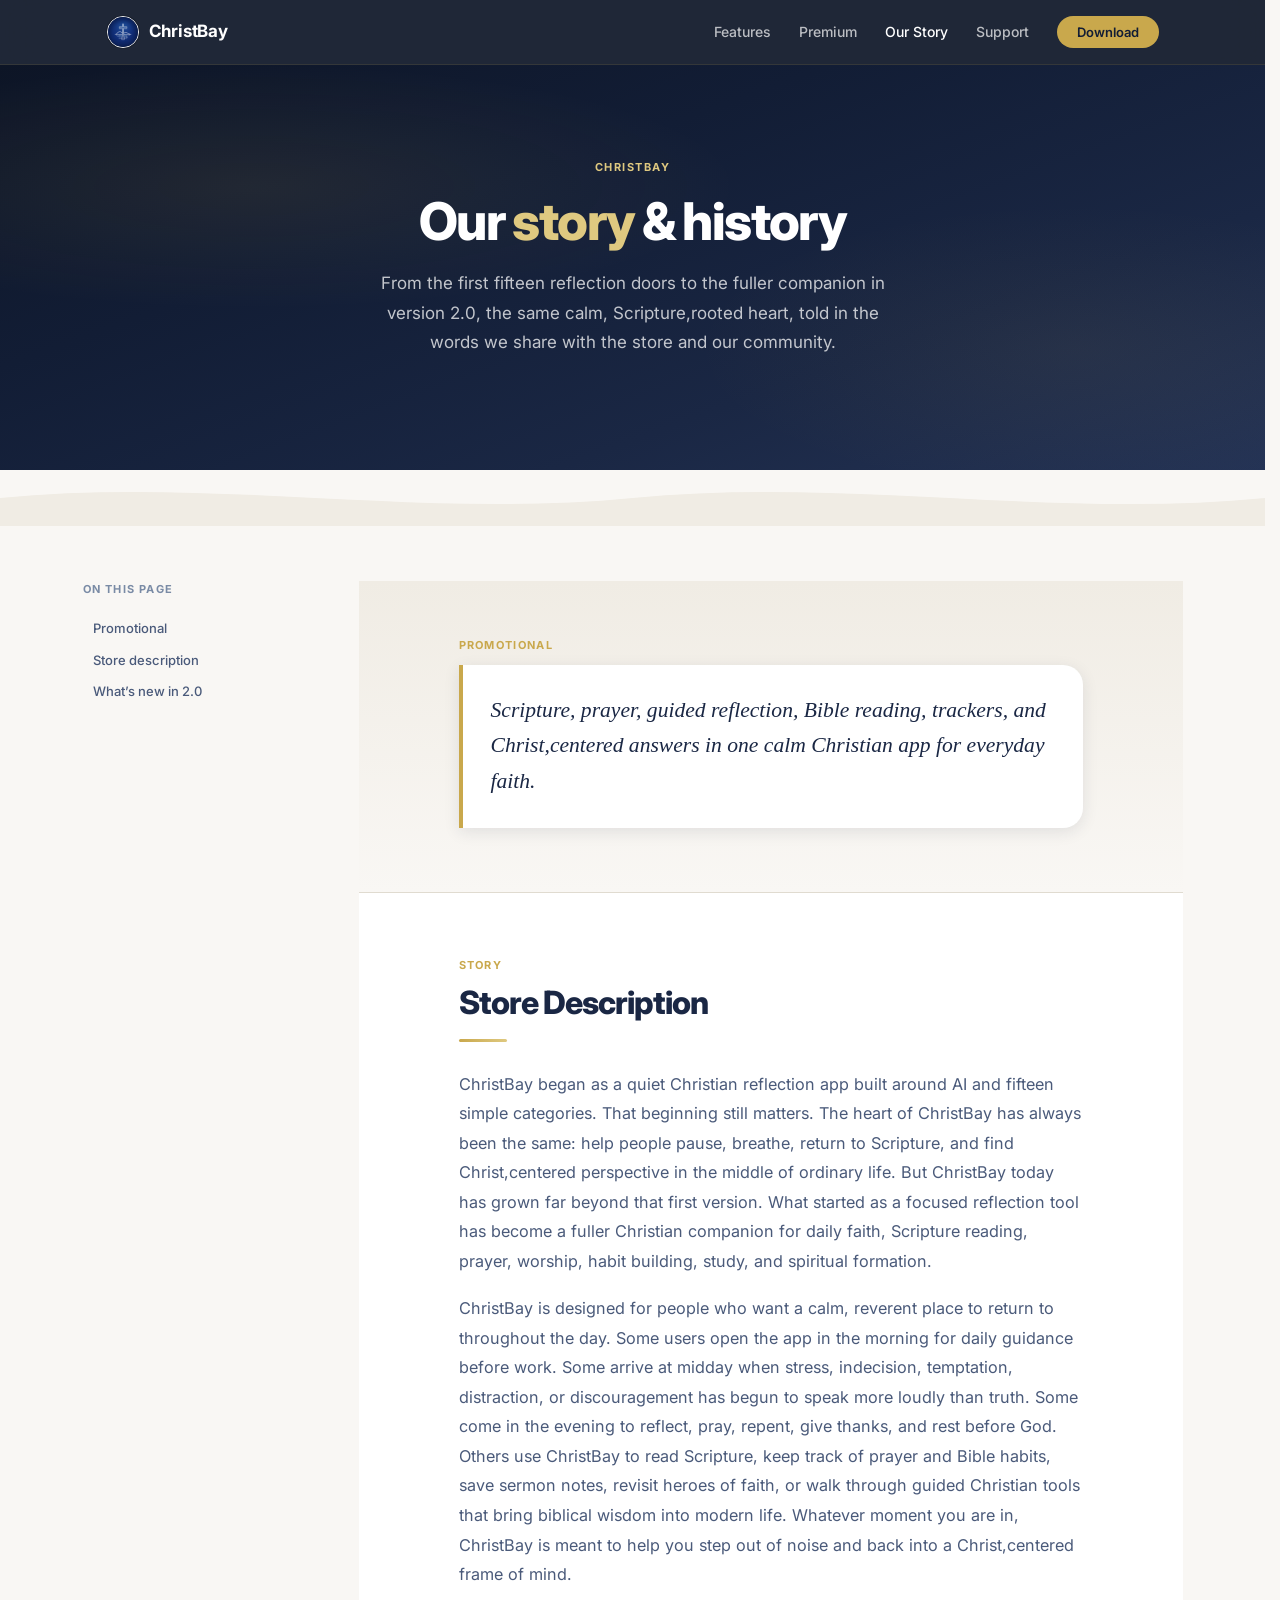
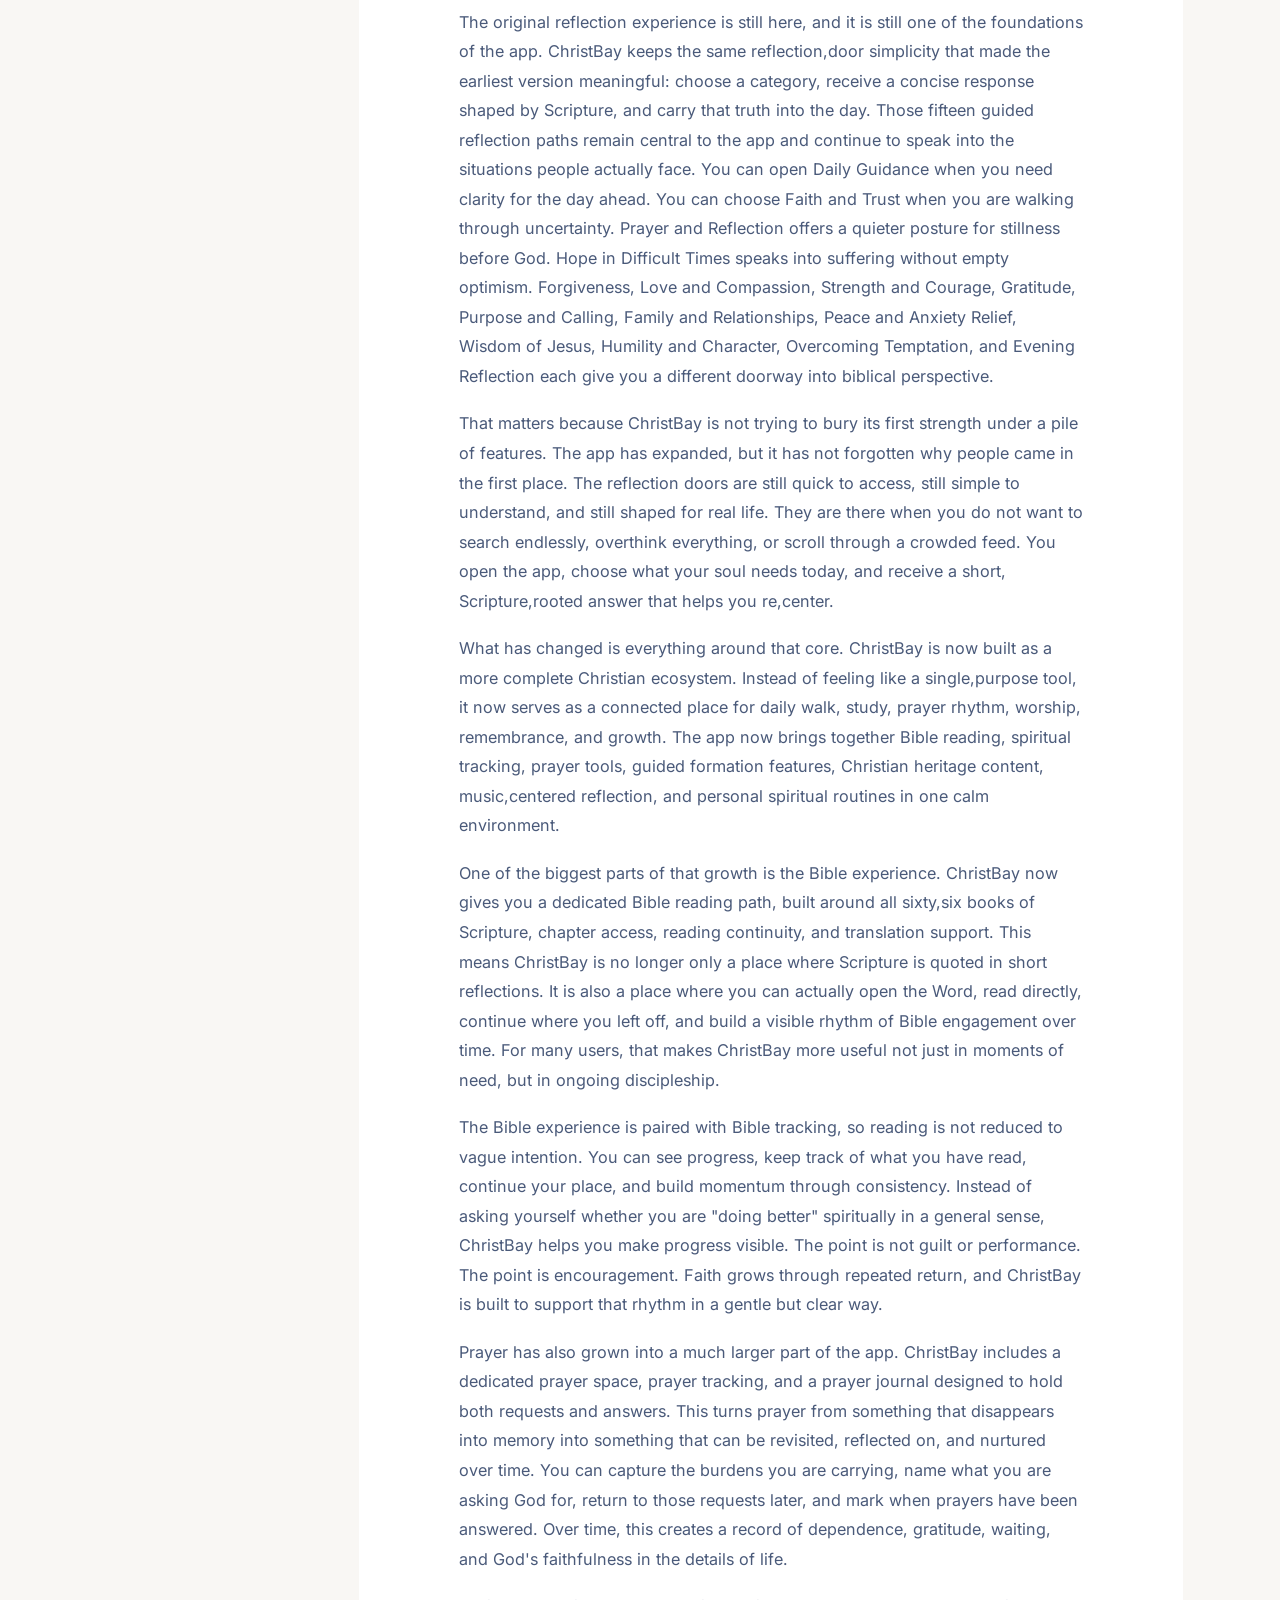
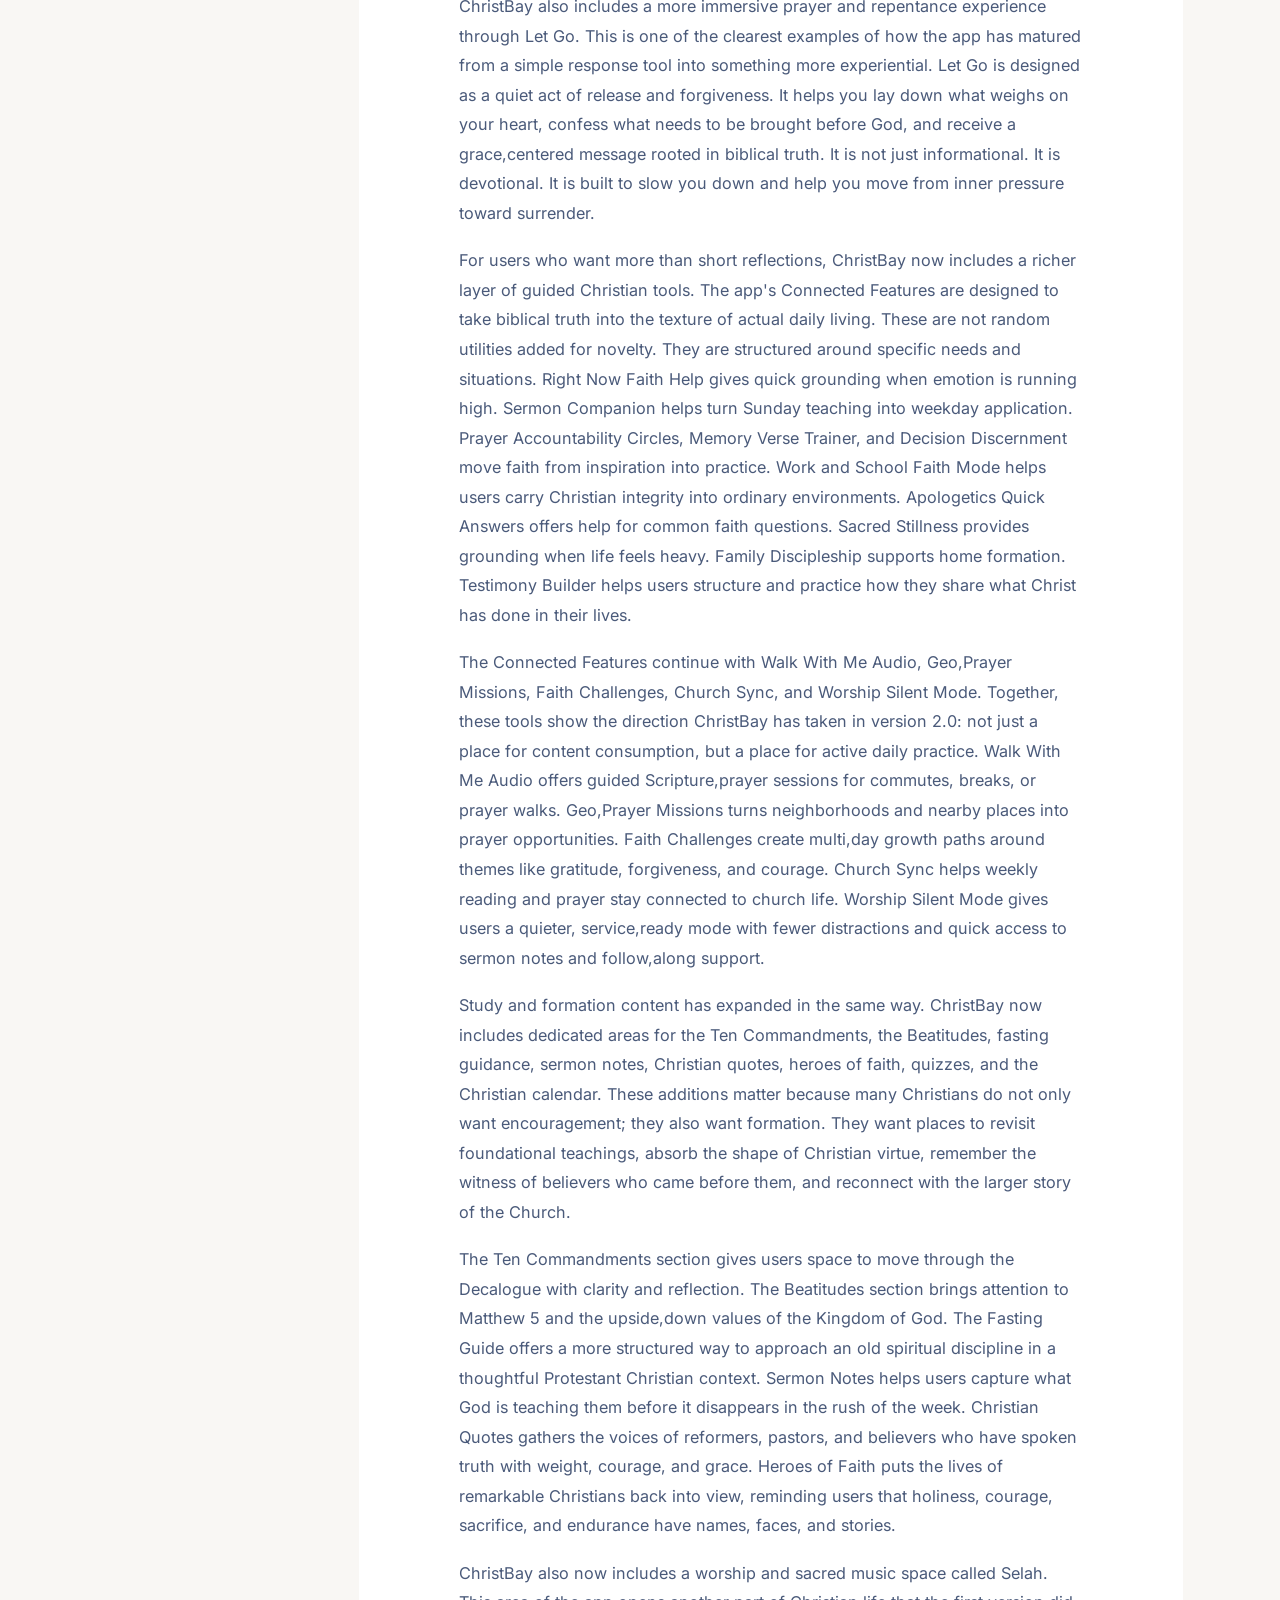
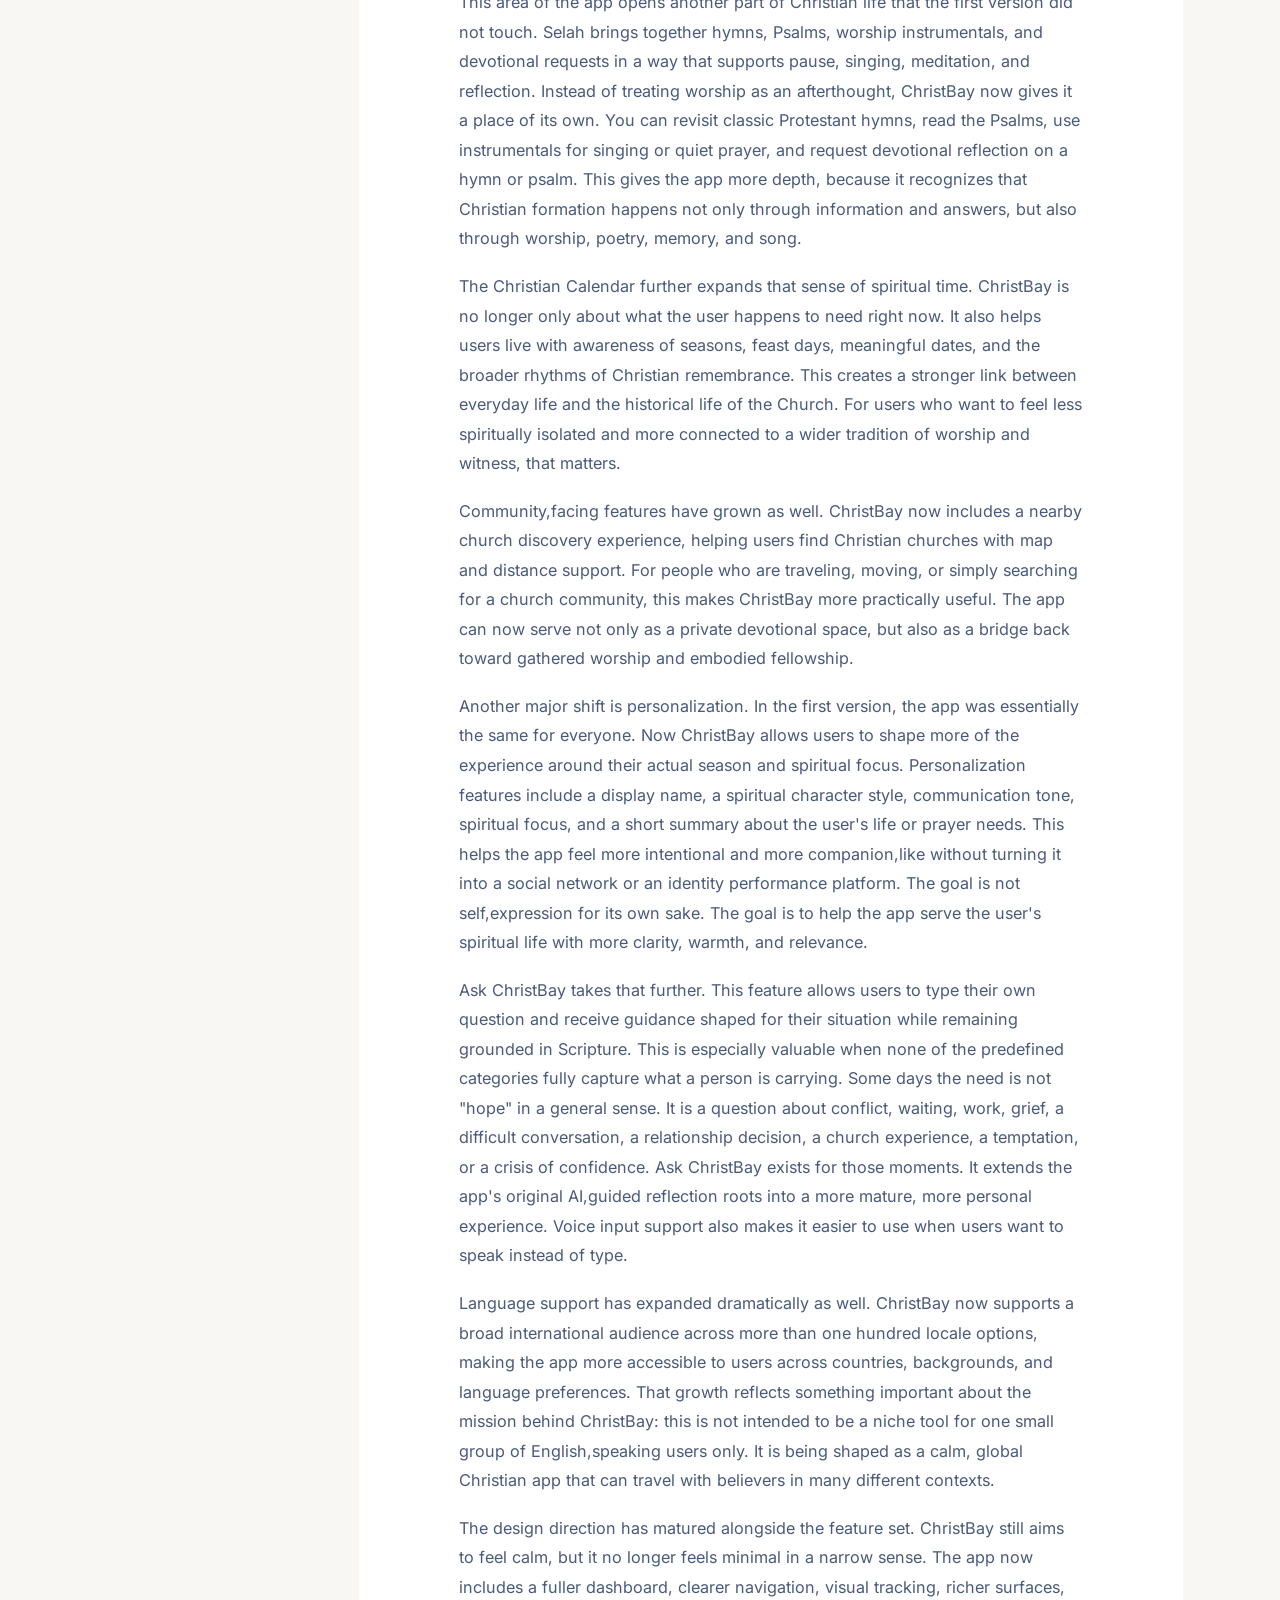
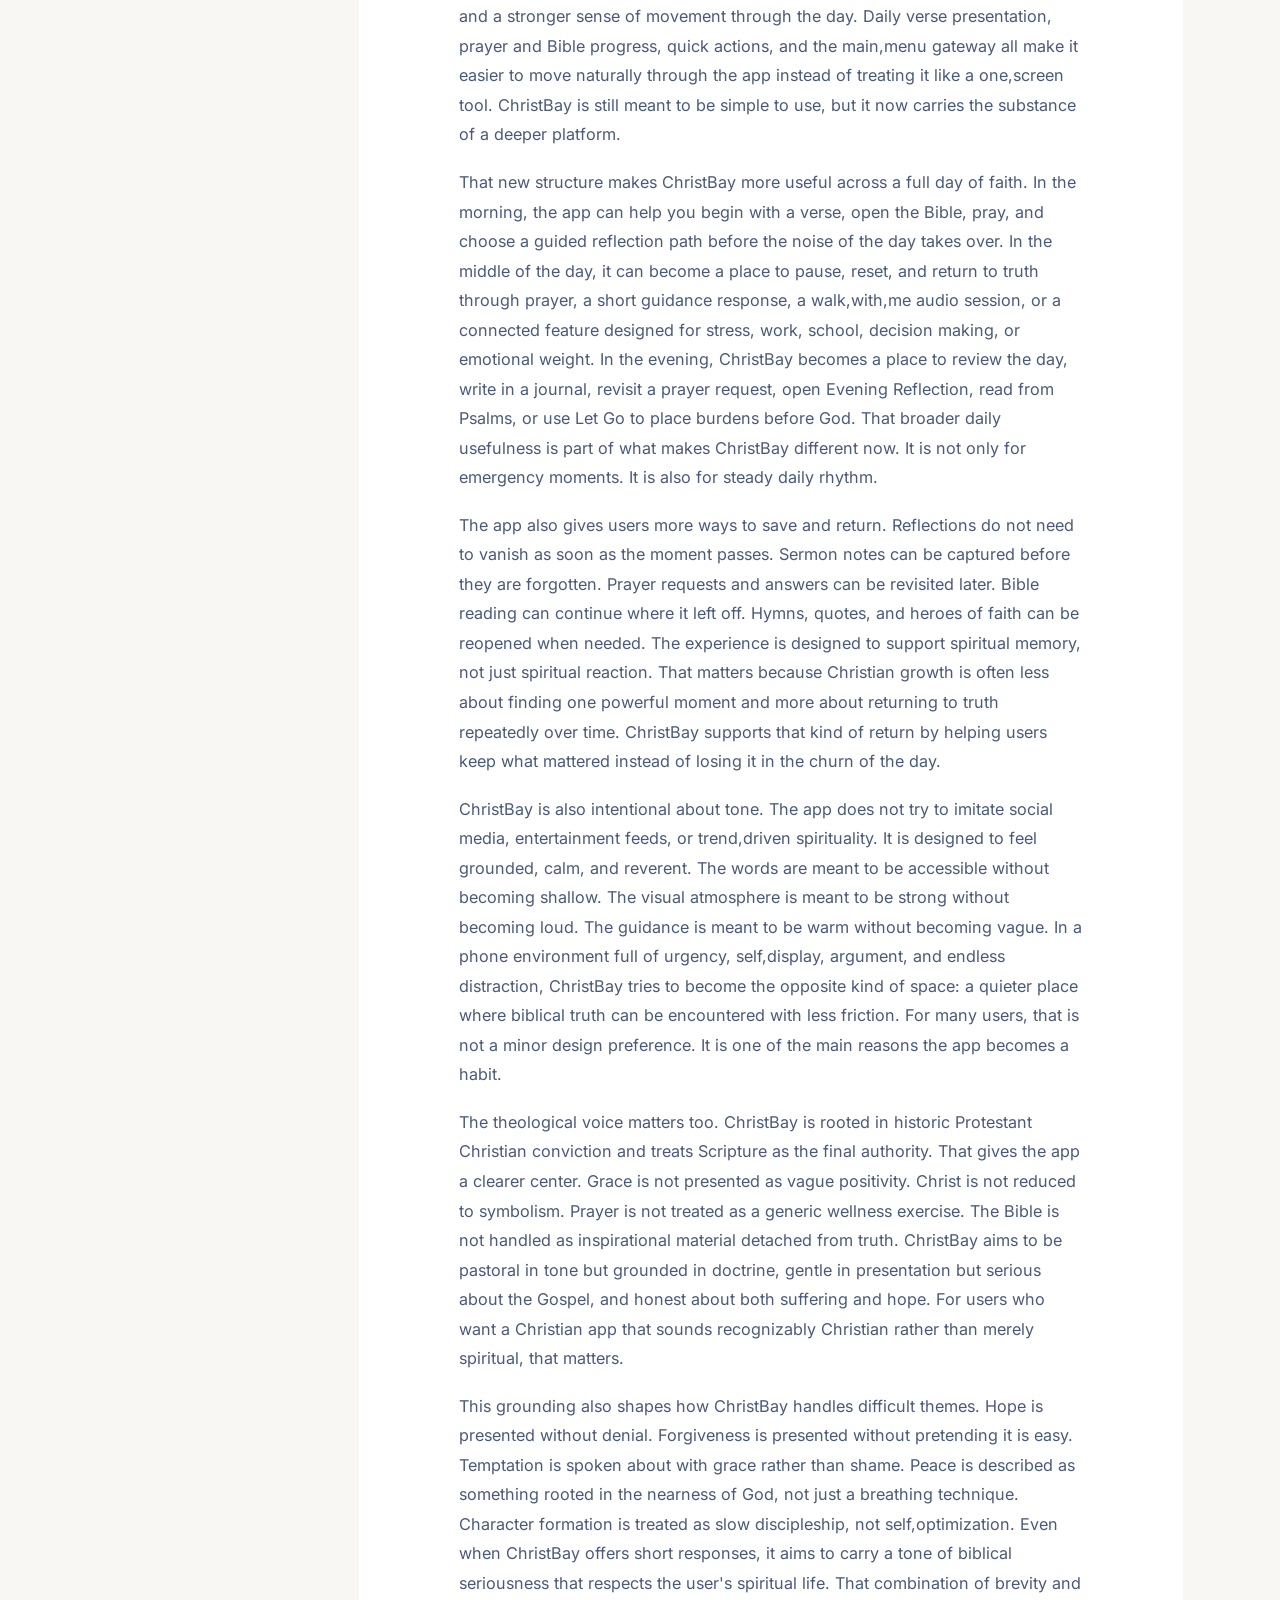
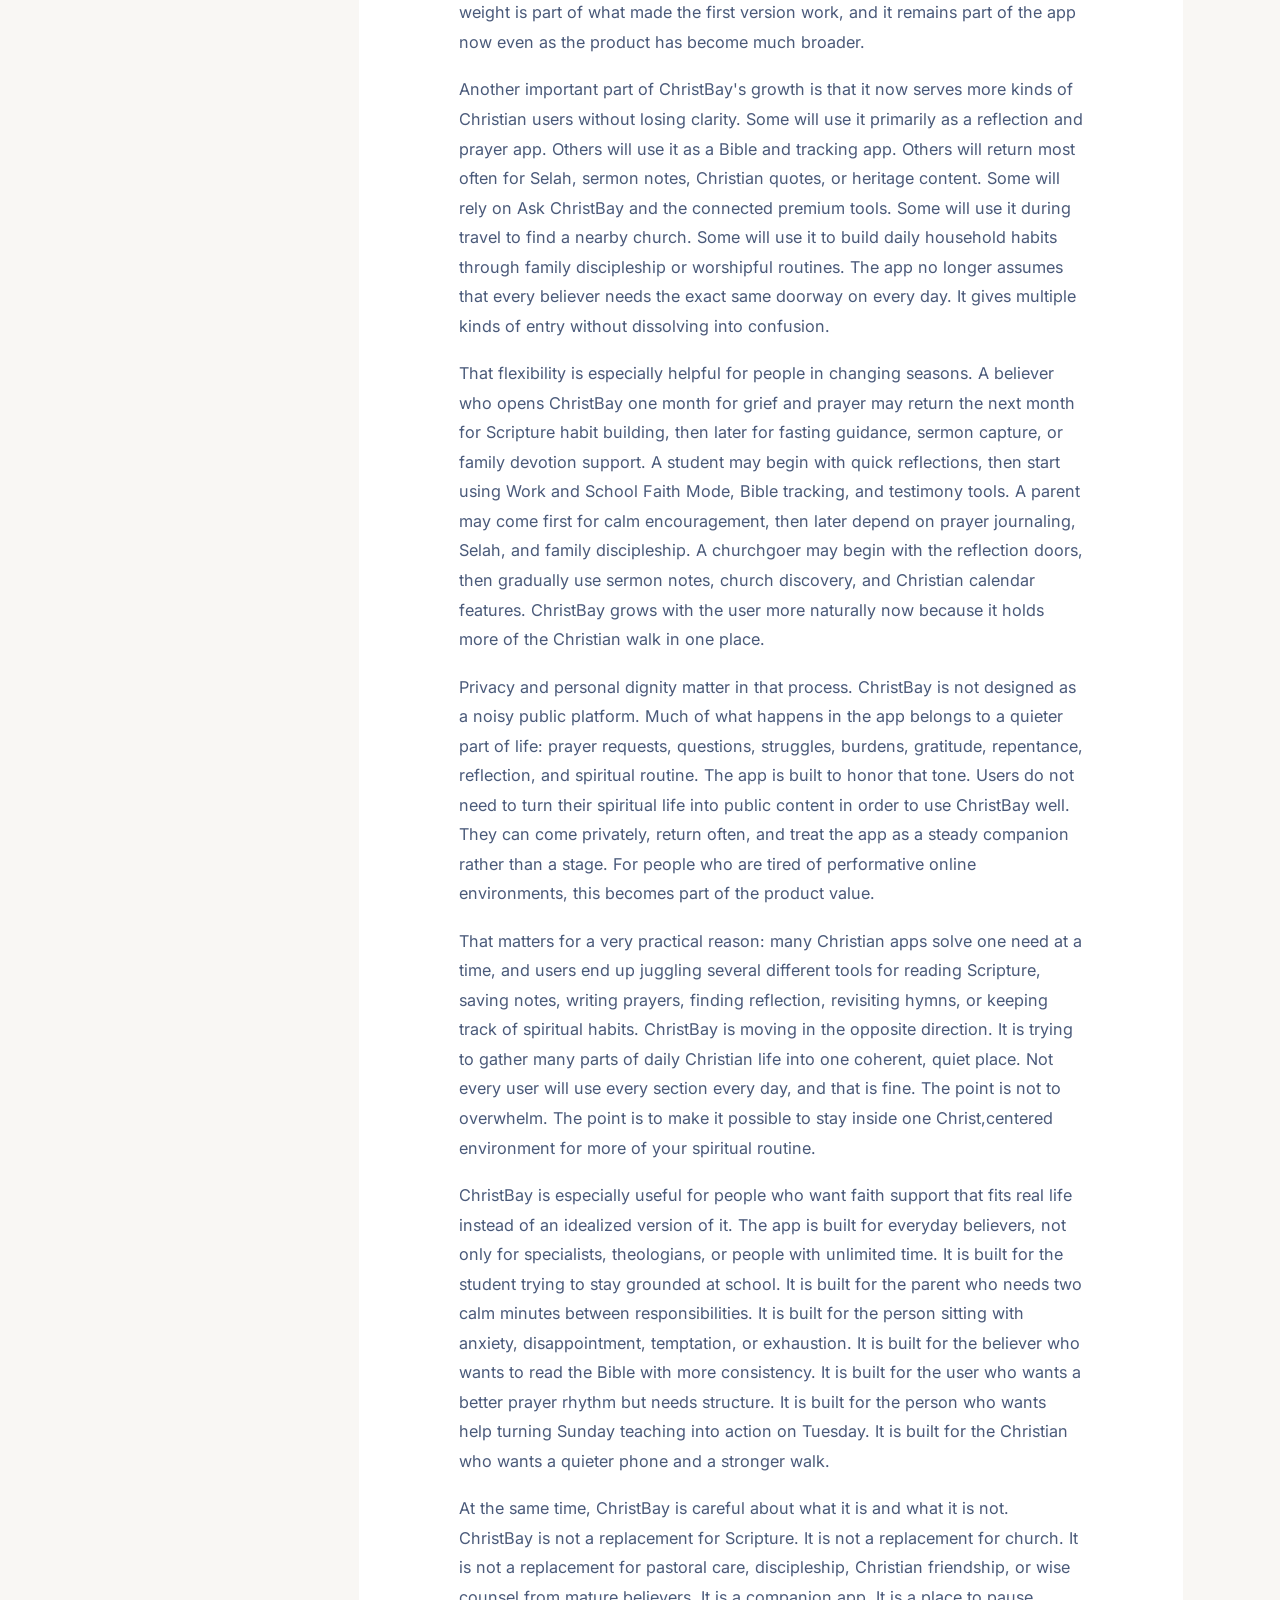
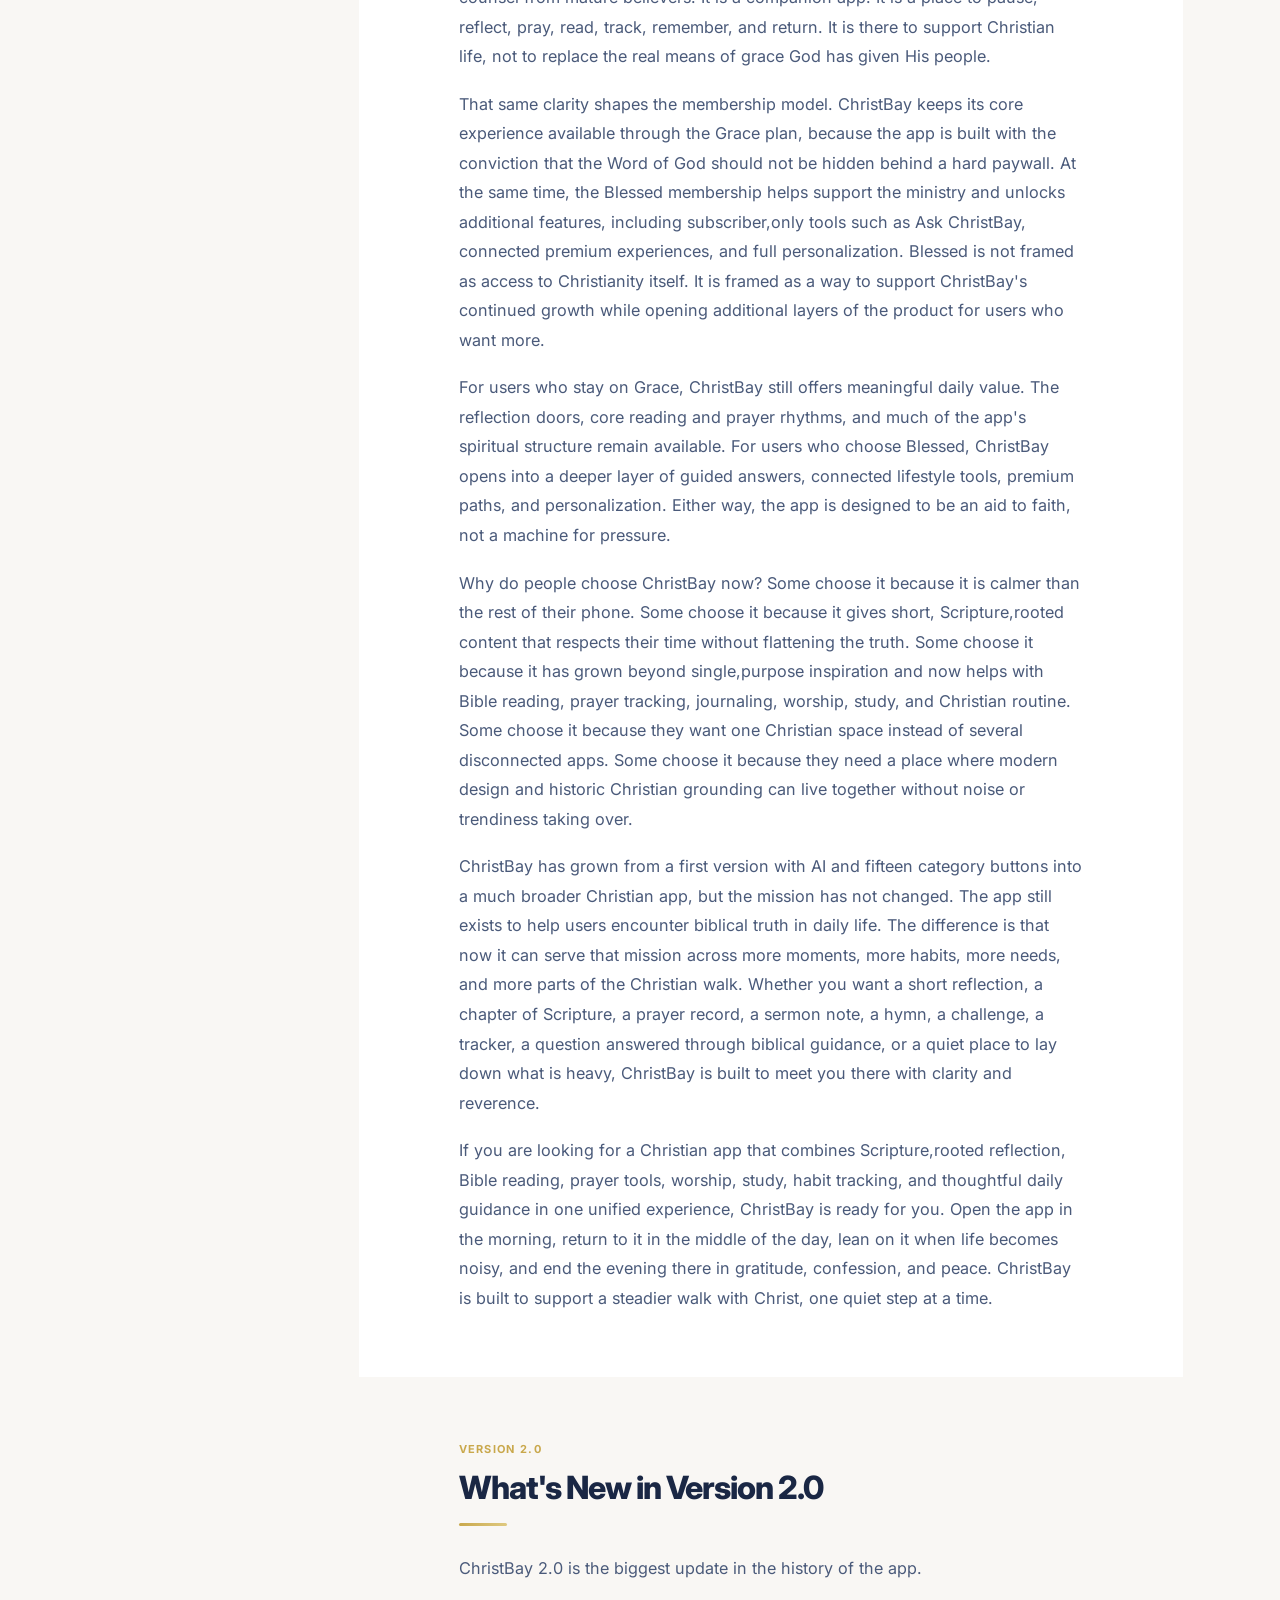
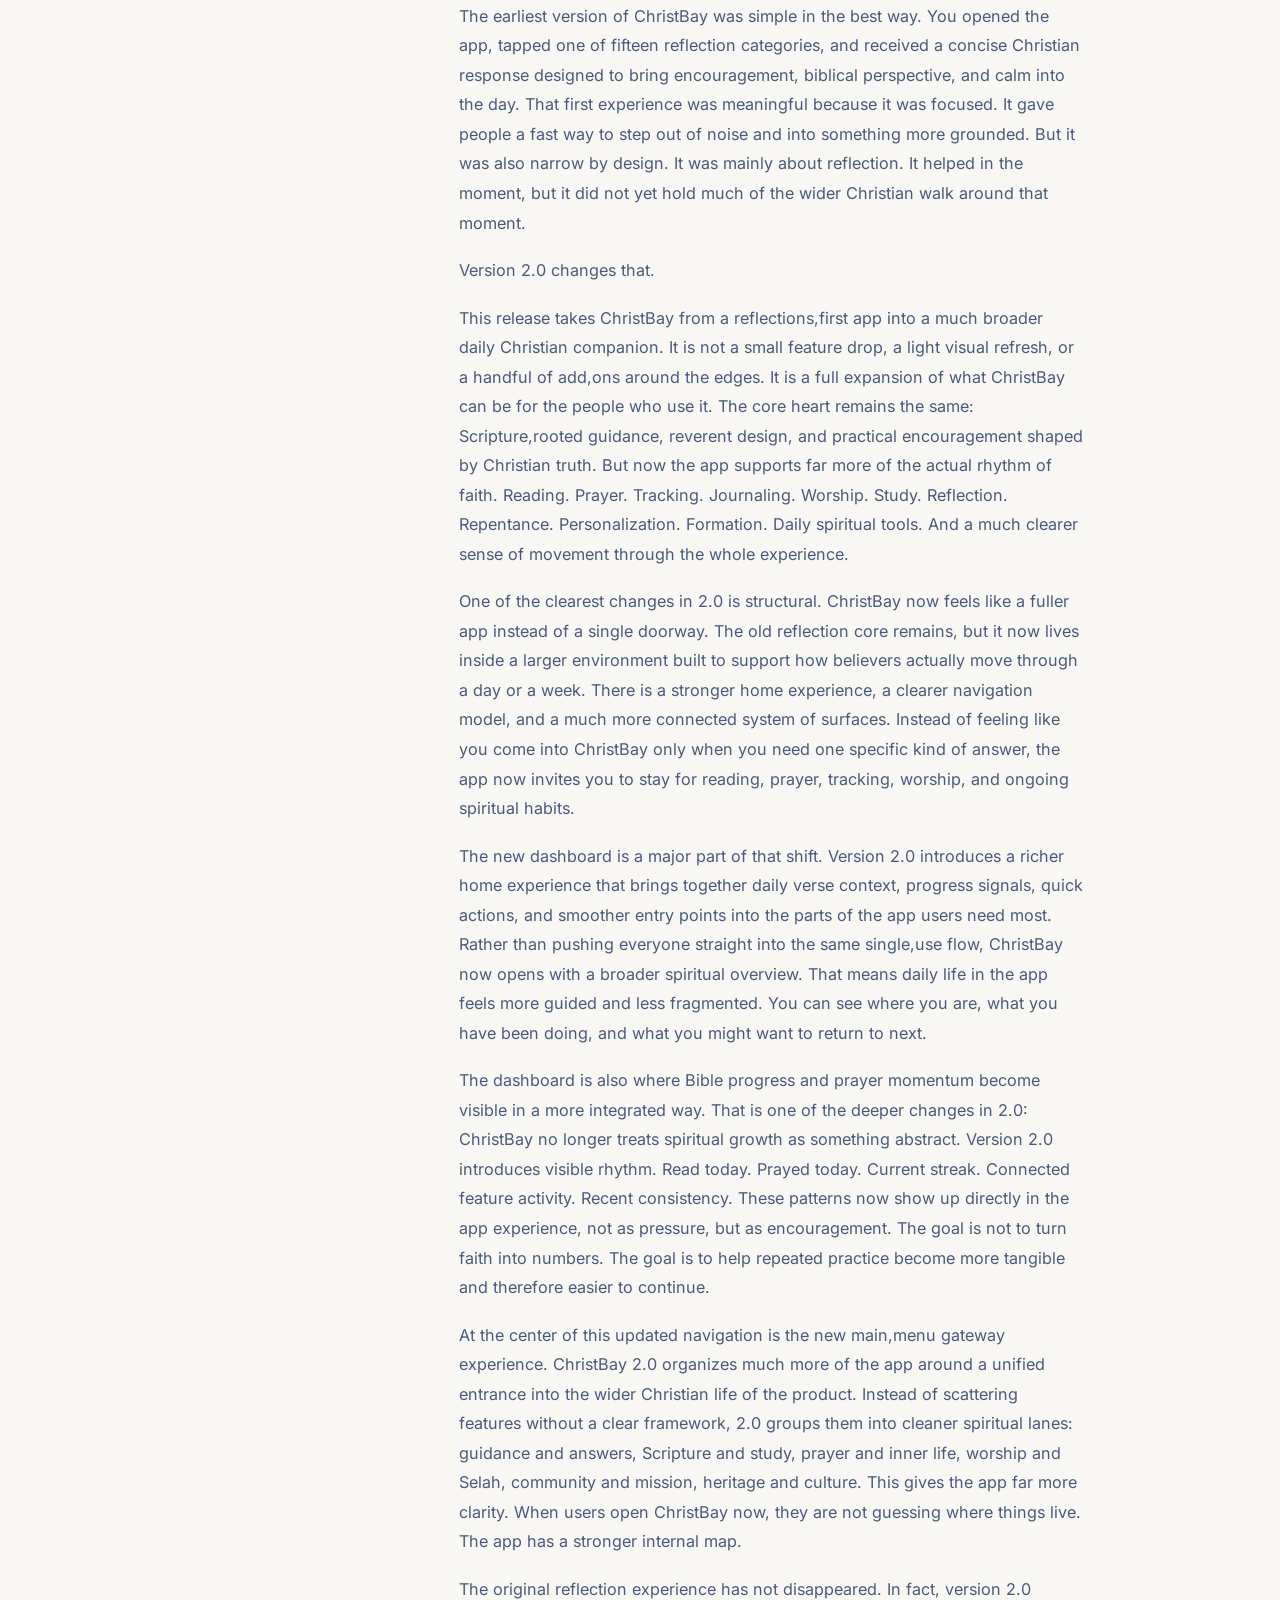
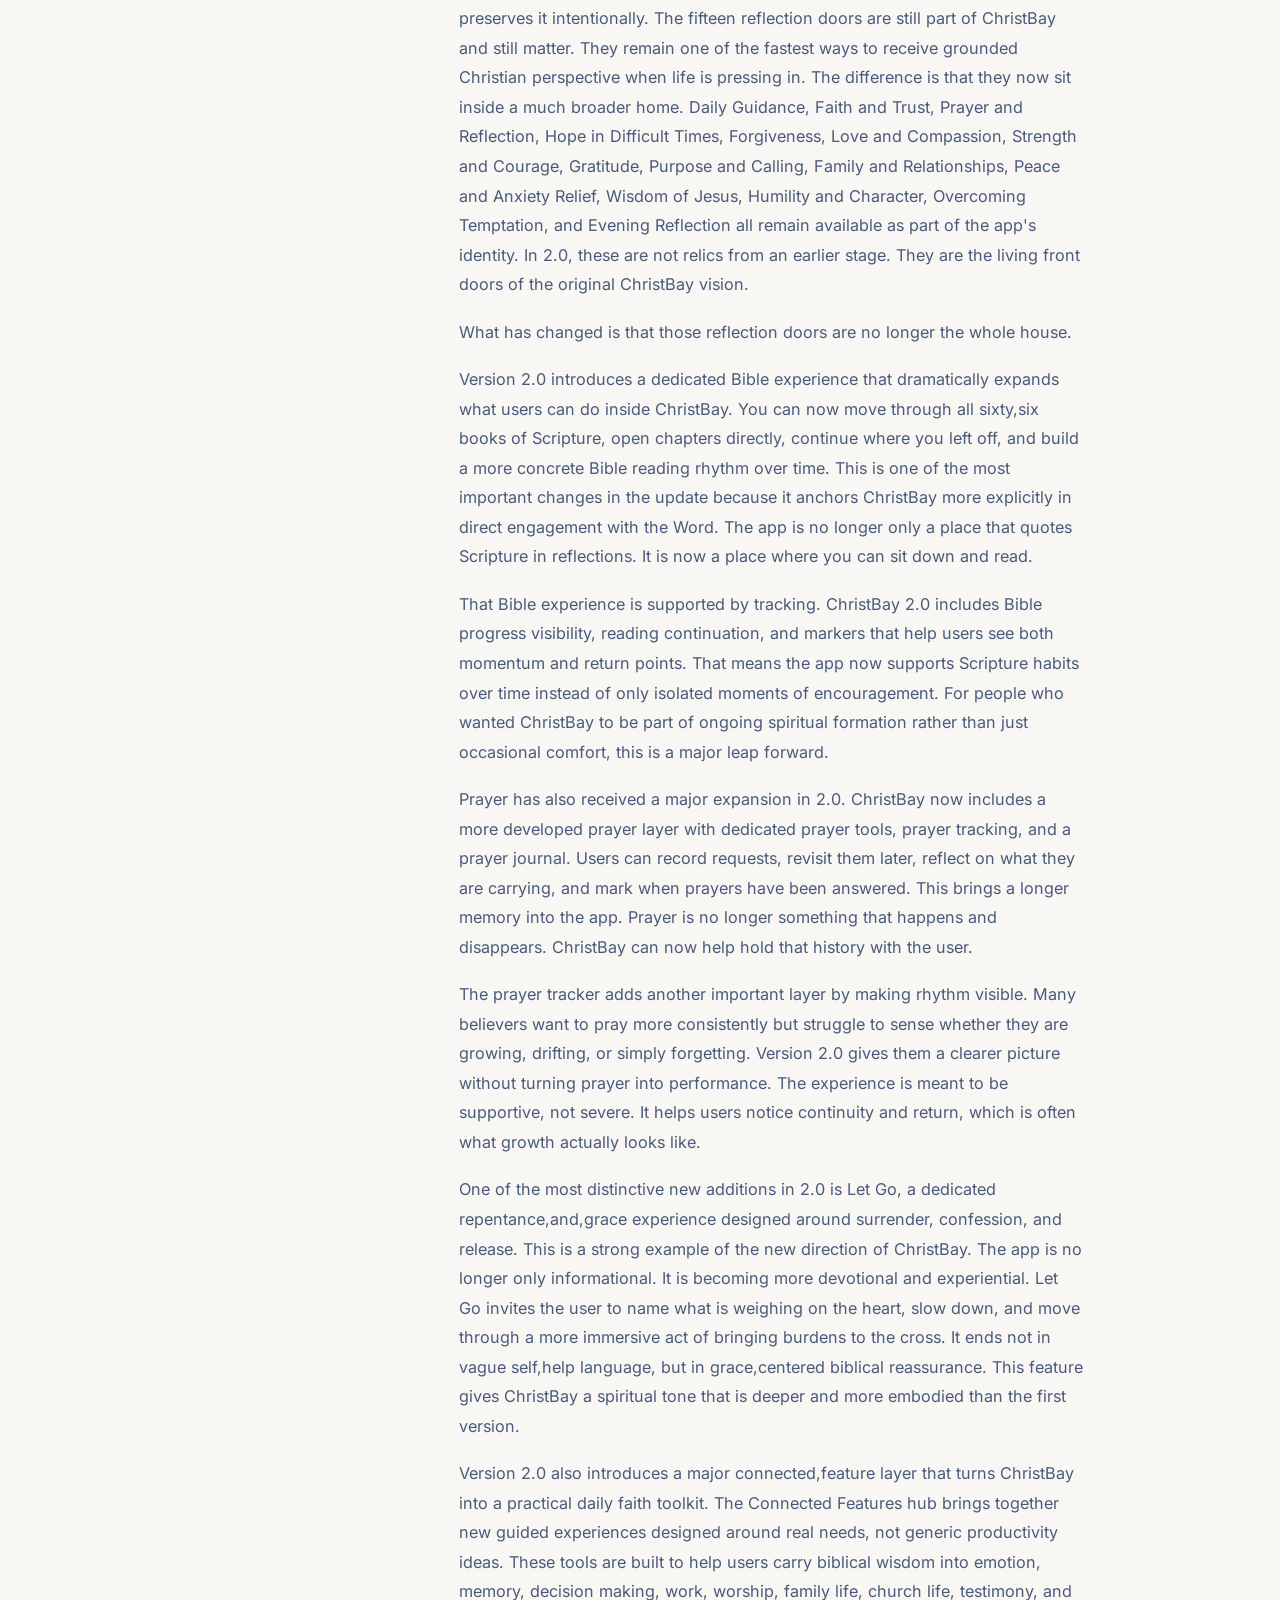
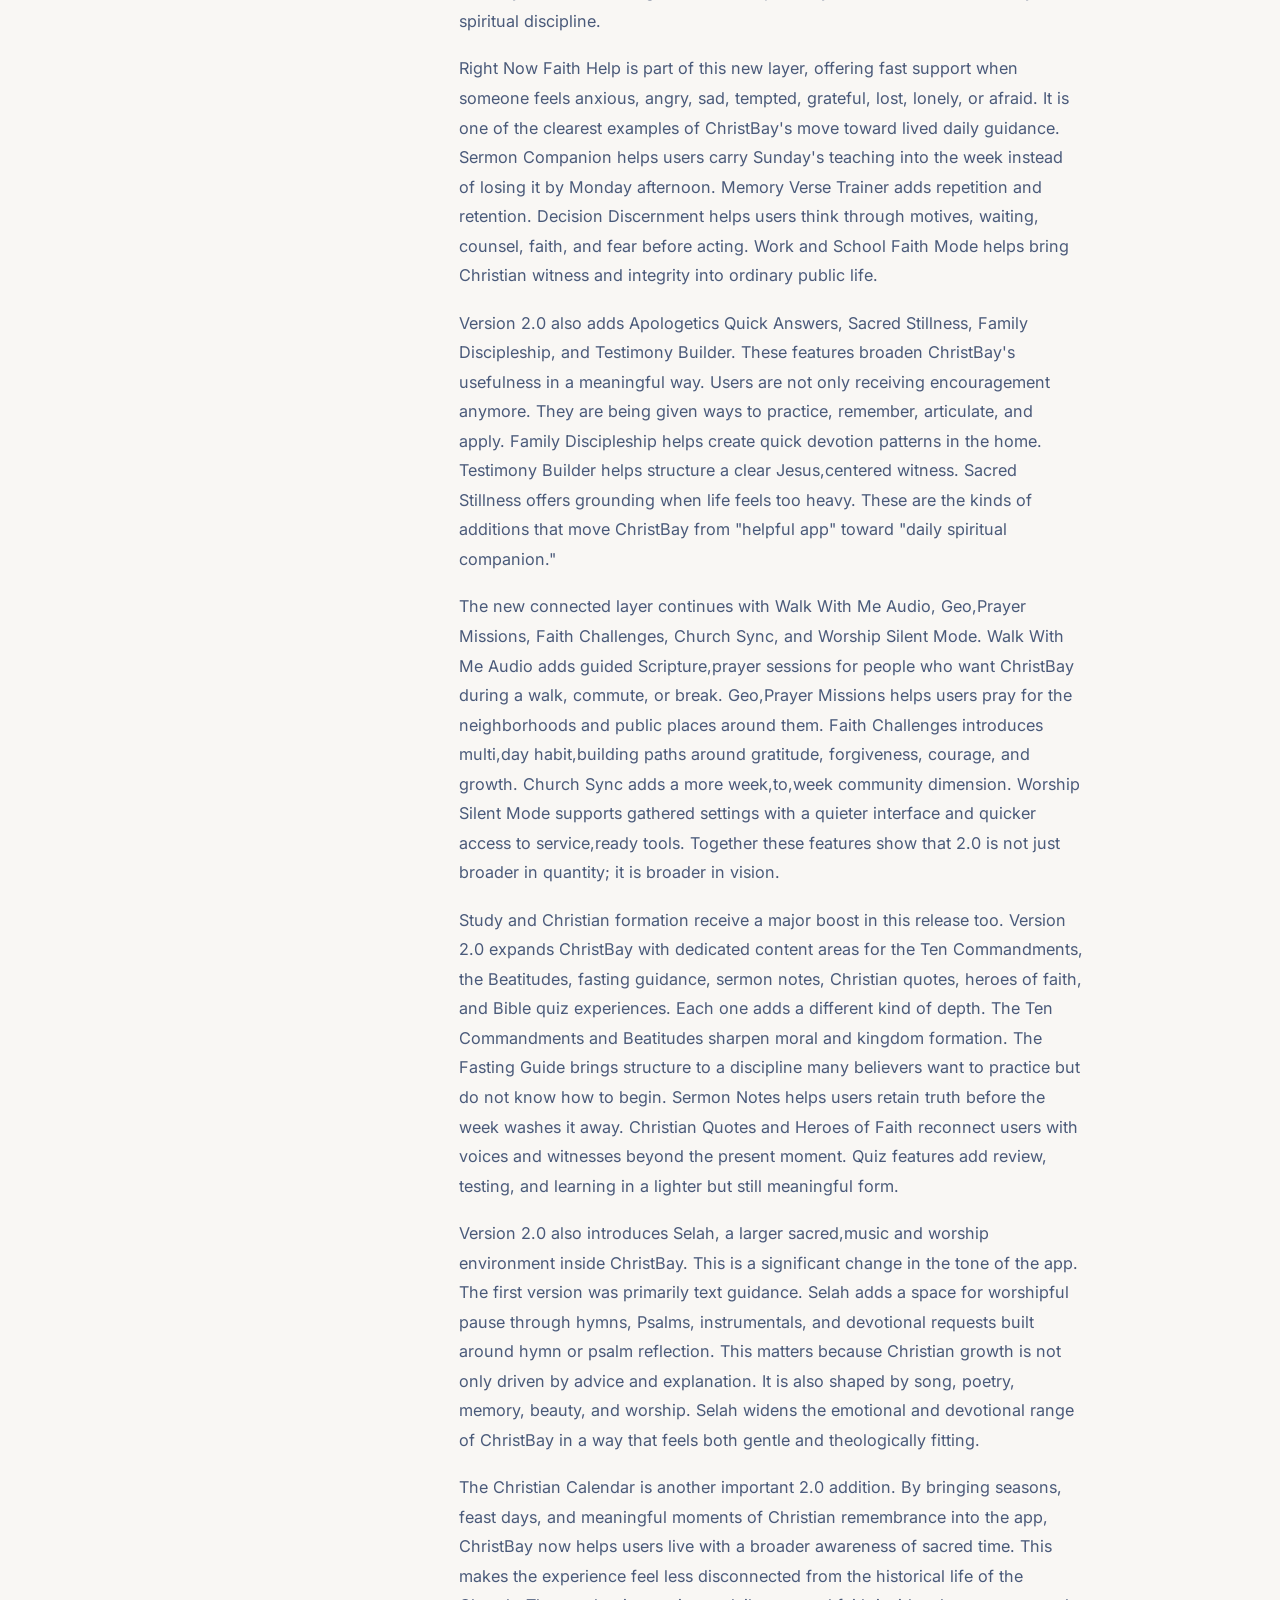
<file: history/index.html>
<!DOCTYPE html>
<html lang="en">
<head>
  <meta charset="UTF-8" />
  <meta name="viewport" content="width=device-width, initial-scale=1.0" />
  <meta name="description" content="The story of ChristBay, from fifteen reflection doors to a full daily Christian companion. Store description and what is new in version 2.0." />
  <meta name="robots" content="index, follow" />
  <title>Our Story &amp; History, ChristBay</title>
  <link rel="icon" type="image/png" href="/assets/brand.png" />
  <link rel="preconnect" href="https://fonts.googleapis.com" />
  <link rel="preconnect" href="https://fonts.gstatic.com" crossorigin />
  <link href="https://fonts.googleapis.com/css2?family=Inter:ital,wght@0,300;0,400;0,500;0,600;0,700;1,400&display=swap" rel="stylesheet" />
  <link rel="stylesheet" href="/assets/css/site-nav.css" />
  <style>
    :root {
      --navy:           #1a2744;
      --navy-light:     #243355;
      --navy-deep:      #121d35;
      --navy-darker:    #0d1526;
      --gold:           #c9a84c;
      --gold-light:     #dfc980;
      --gold-subtle:    #f5edcc;
      --warm-white:     #f9f7f4;
      --cream:          #f0ece4;
      --white:          #ffffff;
      --text-primary:   #1a2744;
      --text-secondary: #4a5a7a;
      --text-muted:     #7a8ba5;
      --border:         #e0dbd0;
      --shadow-md:      0 4px 16px rgba(26,39,68,.10);
      --radius:         12px;
      --radius-sm:      8px;
      --radius-lg:      20px;
      --transition:     0.25s ease;
      --max-width:      1100px;
      --read-width:     42rem;
    }
    *,*::before,*::after{box-sizing:border-box;margin:0;padding:0}
    html{scroll-behavior:smooth;font-size:16px}
    body{font-family:'Inter',system-ui,-apple-system,BlinkMacSystemFont,sans-serif;background:var(--warm-white);color:var(--text-primary);line-height:1.6;-webkit-font-smoothing:antialiased;overflow-x:hidden}
    a{color:inherit;text-decoration:none}
    ul{list-style:none}

    .skip-link{position:absolute;top:-120px;left:1rem;background:var(--navy);color:var(--white);padding:.5rem 1rem;border-radius:var(--radius-sm);font-size:.875rem;font-weight:600;z-index:9999;transition:top var(--transition)}
    .skip-link:focus{top:1rem}

    .container{width:100%;max-width:var(--max-width);margin:0 auto;padding:0 1.5rem}
    .story-narrow{max-width:var(--read-width);margin:0 auto}

    .page-hero{background:linear-gradient(160deg,var(--navy-darker) 0%,var(--navy-deep) 35%,var(--navy) 70%,var(--navy-light) 100%);color:var(--white);text-align:center;padding:5.5rem 1.5rem 5rem;position:relative;overflow:hidden}
    .page-hero::before{content:'';position:absolute;inset:0;background:radial-gradient(ellipse 70% 55% at 20% 30%,rgba(201,168,76,.09) 0%,transparent 55%),radial-gradient(ellipse 55% 65% at 85% 70%,rgba(201,168,76,.06) 0%,transparent 55%);pointer-events:none}
    .page-hero-inner{position:relative;z-index:1;max-width:36rem;margin:0 auto}
    .page-hero-label{display:inline-block;font-size:.6875rem;font-weight:700;letter-spacing:.14em;text-transform:uppercase;color:var(--gold-light);margin-bottom:1rem}
    .page-hero h1{font-size:clamp(2rem,4.5vw,3.25rem);font-weight:800;letter-spacing:-.035em;line-height:1.12;margin-bottom:1.125rem}
    .page-hero h1 em{font-style:normal;color:var(--gold-light)}
    .page-hero-lead{font-size:1.0625rem;color:rgba(255,255,255,.74);line-height:1.75;max-width:32rem;margin:0 auto 2rem}
    .hero-wave{display:block;width:100%;height:clamp(40px,6vw,56px);margin-bottom:-1px;color:var(--cream)}

    .story-layout{display:grid;grid-template-columns:minmax(0,220px) minmax(0,1fr);gap:3rem 3.5rem;align-items:start;padding:3.5rem 0 5.5rem}
    @media(max-width:900px){.story-layout{grid-template-columns:1fr;gap:2rem;padding:2.5rem 0 4.5rem}}

    .story-toc{position:sticky;top:84px}
    @media(max-width:900px){.story-toc{position:static;background:var(--white);border:1px solid var(--border);border-radius:var(--radius);padding:1.375rem 1.25rem;box-shadow:var(--shadow-md)}}
    .story-toc-title{font-size:.6875rem;font-weight:700;letter-spacing:.11em;text-transform:uppercase;color:var(--text-muted);margin-bottom:.875rem}
    .story-toc a{display:block;font-size:.8125rem;font-weight:500;color:var(--text-secondary);padding:.4rem .5rem;border-radius:var(--radius-sm);border-left:2px solid transparent;transition:color var(--transition),border-color var(--transition),background var(--transition);line-height:1.45}
    .story-toc a:hover{color:var(--navy);border-left-color:var(--gold);background:rgba(201,168,76,.08)}

    .story-promo{background:linear-gradient(180deg,var(--cream) 0%,var(--warm-white) 100%);padding:3.5rem 0 4rem;border-bottom:1px solid var(--border);scroll-margin-top:88px}
    .story-section{padding:4rem 0;scroll-margin-top:88px}
    .story-section--paper{background:var(--white)}
    .story-section--warm{background:var(--warm-white)}

    .story-section-label{font-size:.6875rem;font-weight:700;letter-spacing:.12em;text-transform:uppercase;color:var(--gold);margin-bottom:.625rem}
    .story-h2{font-size:clamp(1.5rem,2.8vw,2rem);font-weight:800;letter-spacing:-.03em;color:var(--navy);line-height:1.2;margin-bottom:1rem}
    .story-divider{width:48px;height:3px;background:linear-gradient(90deg,var(--gold),var(--gold-light));border-radius:2px;margin-bottom:1.75rem}

    .story-lede{margin:0;padding:1.75rem 1.5rem 1.75rem 1.75rem;border-left:4px solid var(--gold);background:var(--white);border-radius:0 var(--radius-lg) var(--radius-lg) 0;box-shadow:var(--shadow-md)}
    .story-lede p{font-family:Georgia,'Times New Roman',serif;font-size:clamp(1.125rem,2.2vw,1.35rem);font-style:italic;color:var(--text-primary);line-height:1.65;margin:0}

    .story-p{font-size:1.015rem;color:var(--text-secondary);line-height:1.82;margin-bottom:1.125rem}
    .story-p:last-child{margin-bottom:0}

    .cta-banner{background:linear-gradient(135deg,var(--navy-deep),var(--navy));padding:5rem 1.5rem;text-align:center;position:relative;overflow:hidden}
    .cta-banner::before{content:'';position:absolute;inset:0;background:radial-gradient(circle at 50% 50%,rgba(201,168,76,.06) 0%,transparent 60%);pointer-events:none}
    .cta-inner{position:relative;z-index:1;max-width:600px;margin:0 auto}
    .cta-inner h2{font-size:clamp(1.75rem,3.5vw,2.25rem);font-weight:800;color:var(--white);margin-bottom:1rem;letter-spacing:-.02em}
    .cta-inner p{font-size:1.0625rem;color:rgba(255,255,255,.65);margin-bottom:2rem;line-height:1.7}
    .cta-buttons{display:flex;gap:1rem;justify-content:center;flex-wrap:wrap}
    .btn-store{display:inline-flex;align-items:center;gap:.625rem;background:var(--white);color:var(--navy-deep);padding:.8125rem 1.625rem;border-radius:var(--radius-sm);font-weight:600;box-shadow:0 2px 16px rgba(0,0,0,.2);transition:transform var(--transition),box-shadow var(--transition)}
    .btn-store:hover{transform:translateY(-2px);box-shadow:0 6px 28px rgba(0,0,0,.25)}
    .btn-store-text{display:flex;flex-direction:column;align-items:flex-start;line-height:1.1}
    .btn-store-text span:first-child{font-size:.6875rem;font-weight:400;opacity:.65}
    .btn-store-text span:last-child{font-size:1rem;font-weight:700;letter-spacing:-.01em}

    .site-footer{background:#0b1220;color:rgba(255,255,255,.5);padding:4.5rem 1.5rem 2.5rem}
    .footer-inner{max-width:var(--max-width);margin:0 auto}
    .footer-top{display:flex;align-items:flex-start;justify-content:space-between;padding-bottom:2.5rem;border-bottom:1px solid rgba(255,255,255,.07);gap:2rem;flex-wrap:wrap}
    .footer-brand{display:flex;align-items:center;gap:.625rem}
    .footer-brand img{width:36px;height:36px;object-fit:cover;border-radius:50%;border:1px solid rgba(255,255,255,.95);box-shadow:0 0 0 1px rgba(0,0,0,.18)}
    .footer-brand-name{font-size:1rem;font-weight:700;color:var(--white)}
    .footer-nav{display:flex;gap:.5rem 2.25rem;flex-wrap:wrap;align-items:center}
    .footer-nav a{font-size:.875rem;color:rgba(255,255,255,.45);transition:color var(--transition)}
    .footer-nav a:hover{color:var(--white)}
    .footer-bottom{padding-top:2rem;display:flex;align-items:center;justify-content:space-between;flex-wrap:wrap;gap:.75rem}
    .footer-copyright{font-size:.8125rem;color:rgba(255,255,255,.3)}
    .footer-tagline{font-size:.8125rem;color:rgba(255,255,255,.2);font-style:italic}

    @media(prefers-reduced-motion:reduce){*,*::before,*::after{animation:none!important;transition:none!important}}
  </style>

<script>
(function () {
  var downloadToggle = document.getElementById('download-toggle');
  var downloadMenu = document.getElementById('download-menu');
  if (downloadToggle && downloadMenu) {
    downloadToggle.addEventListener('click', function (e) {
      e.preventDefault();
      var isOpen = downloadMenu.classList.contains('open');
      downloadMenu.classList.toggle('open');
      downloadToggle.setAttribute('aria-expanded', !isOpen);
    });
    document.addEventListener('click', function (e) {
      if (!downloadToggle.contains(e.target) && !downloadMenu.contains(e.target)) {
        downloadMenu.classList.remove('open');
        downloadToggle.setAttribute('aria-expanded', 'false');
      }
    });
    document.addEventListener('keydown', function (e) {
      if (e.key === 'Escape') {
        downloadMenu.classList.remove('open');
        downloadToggle.setAttribute('aria-expanded', 'false');
      }
    });
    downloadMenu.querySelectorAll('a').forEach(function (link) {
      link.addEventListener('click', function () {
        downloadMenu.classList.remove('open');
        downloadToggle.setAttribute('aria-expanded', 'false');
      });
    });
  }
})();
</script>
</head>
<body>

<a href="#main" class="skip-link">Skip to main content</a>

<header class="site-header" role="banner">
  <nav class="nav-inner" aria-label="Primary navigation">
    <a href="/" class="nav-brand" aria-label="ChristBay, home">
      <img src="/assets/brand.png" alt="" aria-hidden="true" />
      <span class="nav-brand-name">ChristBay</span>
    </a>
    <div class="nav-links">
      <a href="/#features" class="nav-text">Features</a>
      <a href="/#premium" class="nav-text">Premium</a>
      <a href="/history/" class="nav-text" aria-current="page">Our Story</a>
      <a href="/support/" class="nav-text">Support</a>
      <div class="nav-dropdown">
        <button type="button" class="nav-cta" id="download-toggle" aria-expanded="false" aria-haspopup="true" aria-label="Download options">Download</button>
        <div class="nav-dropdown-menu" id="download-menu">
          <a href="https://apps.apple.com/se/app/christbay-daglig-reflektion/id6759575925" class="nav-dropdown-item" aria-label="Download on Apple App Store">
            <svg viewBox="0 0 24 24" width="18" height="18" aria-hidden="true" focusable="false" xmlns="http://www.w3.org/2000/svg"><path fill="currentColor" d="M18.71 19.5c-.83 1.24-1.71 2.45-3.05 2.47-1.34.03-1.77-.79-3.29-.79-1.53 0-2 .77-3.27.82-1.31.05-2.3-1.32-3.14-2.53C4.25 17 2.94 12.45 4.7 9.39c.87-1.52 2.43-2.48 4.12-2.51 1.28-.02 2.5.87 3.29.87.78 0 2.26-1.07 3.8-.91.65.03 2.47.26 3.64 1.98-.09.06-2.17 1.28-2.15 3.81.03 3.02 2.65 4.03 2.68 4.04-.03.07-.42 1.44-1.38 2.83M13 3.5c.73-.83 1.94-1.46 2.94-1.5.13 1.17-.34 2.35-1.04 3.19-.69.85-1.83 1.51-2.95 1.42-.15-1.15.41-2.35 1.05-3.11z"/></svg>
            App Store
          </a>
          <a href="https://play.google.com/store/apps/details?id=com.oakdev.christbay" class="nav-dropdown-item" aria-label="Download on Google Play Store">
            <svg viewBox="0 0 24 24" width="18" height="18" aria-hidden="true" focusable="false" xmlns="http://www.w3.org/2000/svg"><path fill="currentColor" d="M3.609 1.814L13.792 12 3.609 22.186c-.386.387-.593.916-.593 1.465V1.349c0 .549.207 1.078.593 1.465zm10.908 10.911L21.268 24 3.609 1.814 14.517 12.722z"/></svg>
            Google Play
          </a>
        </div>
      </div>
    </div>
  </nav>
</header>

<main id="main">
  <header class="page-hero" aria-labelledby="page-title">
    <div class="page-hero-inner">
      <p class="page-hero-label">ChristBay</p>
      <h1 id="page-title">Our <em>story</em> &amp; history</h1>
      <p class="page-hero-lead">From the first fifteen reflection doors to the fuller companion in version 2.0, the same calm, Scripture,rooted heart, told in the words we share with the store and our community.</p>
    </div>
  </header>
  <svg class="hero-wave" xmlns="http://www.w3.org/2000/svg" viewBox="0 0 1440 48" preserveAspectRatio="none" aria-hidden="true" focusable="false">
    <path fill="currentColor" d="M0 24 C 240 6 480 42 720 24 C 960 6 1200 42 1440 24 L 1440 48 L 0 48 Z" />
  </svg>

  <div class="container story-layout">
    <nav class="story-toc" aria-label="On this page">
      <p class="story-toc-title">On this page</p>
      <a href="#promotional-text">Promotional</a>
      <a href="#store-description">Store description</a>
      <a href="#what-s-new-in-version-2-0">What&rsquo;s new in 2.0</a>
    </nav>
    <div class="story-article">
      <section class="story-promo" id="promotional-text" aria-labelledby="promotional-text-heading">
        <div class="container story-narrow">
          <p class="story-section-label" id="promotional-text-heading">Promotional</p>
          <blockquote class="story-lede">
            <p>Scripture, prayer, guided reflection, Bible reading, trackers, and Christ,centered answers in one calm Christian app for everyday faith.</p>
          </blockquote>
        </div>
      </section>
      <section class="story-section story-section--paper" id="store-description" aria-labelledby="store-description-h2">
        <div class="container story-narrow">
          <p class="story-section-label">Story</p>
          <h2 class="story-h2" id="store-description-h2">Store Description</h2>
          <div class="story-divider" aria-hidden="true"></div>
          <p class="story-p">ChristBay began as a quiet Christian reflection app built around AI and fifteen simple categories. That beginning still matters. The heart of ChristBay has always been the same: help people pause, breathe, return to Scripture, and find Christ,centered perspective in the middle of ordinary life. But ChristBay today has grown far beyond that first version. What started as a focused reflection tool has become a fuller Christian companion for daily faith, Scripture reading, prayer, worship, habit building, study, and spiritual formation.</p>
          <p class="story-p">ChristBay is designed for people who want a calm, reverent place to return to throughout the day. Some users open the app in the morning for daily guidance before work. Some arrive at midday when stress, indecision, temptation, distraction, or discouragement has begun to speak more loudly than truth. Some come in the evening to reflect, pray, repent, give thanks, and rest before God. Others use ChristBay to read Scripture, keep track of prayer and Bible habits, save sermon notes, revisit heroes of faith, or walk through guided Christian tools that bring biblical wisdom into modern life. Whatever moment you are in, ChristBay is meant to help you step out of noise and back into a Christ,centered frame of mind.</p>
          <p class="story-p">The original reflection experience is still here, and it is still one of the foundations of the app. ChristBay keeps the same reflection,door simplicity that made the earliest version meaningful: choose a category, receive a concise response shaped by Scripture, and carry that truth into the day. Those fifteen guided reflection paths remain central to the app and continue to speak into the situations people actually face. You can open Daily Guidance when you need clarity for the day ahead. You can choose Faith and Trust when you are walking through uncertainty. Prayer and Reflection offers a quieter posture for stillness before God. Hope in Difficult Times speaks into suffering without empty optimism. Forgiveness, Love and Compassion, Strength and Courage, Gratitude, Purpose and Calling, Family and Relationships, Peace and Anxiety Relief, Wisdom of Jesus, Humility and Character, Overcoming Temptation, and Evening Reflection each give you a different doorway into biblical perspective.</p>
          <p class="story-p">That matters because ChristBay is not trying to bury its first strength under a pile of features. The app has expanded, but it has not forgotten why people came in the first place. The reflection doors are still quick to access, still simple to understand, and still shaped for real life. They are there when you do not want to search endlessly, overthink everything, or scroll through a crowded feed. You open the app, choose what your soul needs today, and receive a short, Scripture,rooted answer that helps you re,center.</p>
          <p class="story-p">What has changed is everything around that core. ChristBay is now built as a more complete Christian ecosystem. Instead of feeling like a single,purpose tool, it now serves as a connected place for daily walk, study, prayer rhythm, worship, remembrance, and growth. The app now brings together Bible reading, spiritual tracking, prayer tools, guided formation features, Christian heritage content, music,centered reflection, and personal spiritual routines in one calm environment.</p>
          <p class="story-p">One of the biggest parts of that growth is the Bible experience. ChristBay now gives you a dedicated Bible reading path, built around all sixty,six books of Scripture, chapter access, reading continuity, and translation support. This means ChristBay is no longer only a place where Scripture is quoted in short reflections. It is also a place where you can actually open the Word, read directly, continue where you left off, and build a visible rhythm of Bible engagement over time. For many users, that makes ChristBay more useful not just in moments of need, but in ongoing discipleship.</p>
          <p class="story-p">The Bible experience is paired with Bible tracking, so reading is not reduced to vague intention. You can see progress, keep track of what you have read, continue your place, and build momentum through consistency. Instead of asking yourself whether you are &quot;doing better&quot; spiritually in a general sense, ChristBay helps you make progress visible. The point is not guilt or performance. The point is encouragement. Faith grows through repeated return, and ChristBay is built to support that rhythm in a gentle but clear way.</p>
          <p class="story-p">Prayer has also grown into a much larger part of the app. ChristBay includes a dedicated prayer space, prayer tracking, and a prayer journal designed to hold both requests and answers. This turns prayer from something that disappears into memory into something that can be revisited, reflected on, and nurtured over time. You can capture the burdens you are carrying, name what you are asking God for, return to those requests later, and mark when prayers have been answered. Over time, this creates a record of dependence, gratitude, waiting, and God&#x27;s faithfulness in the details of life.</p>
          <p class="story-p">ChristBay also includes a more immersive prayer and repentance experience through Let Go. This is one of the clearest examples of how the app has matured from a simple response tool into something more experiential. Let Go is designed as a quiet act of release and forgiveness. It helps you lay down what weighs on your heart, confess what needs to be brought before God, and receive a grace,centered message rooted in biblical truth. It is not just informational. It is devotional. It is built to slow you down and help you move from inner pressure toward surrender.</p>
          <p class="story-p">For users who want more than short reflections, ChristBay now includes a richer layer of guided Christian tools. The app&#x27;s Connected Features are designed to take biblical truth into the texture of actual daily living. These are not random utilities added for novelty. They are structured around specific needs and situations. Right Now Faith Help gives quick grounding when emotion is running high. Sermon Companion helps turn Sunday teaching into weekday application. Prayer Accountability Circles, Memory Verse Trainer, and Decision Discernment move faith from inspiration into practice. Work and School Faith Mode helps users carry Christian integrity into ordinary environments. Apologetics Quick Answers offers help for common faith questions. Sacred Stillness provides grounding when life feels heavy. Family Discipleship supports home formation. Testimony Builder helps users structure and practice how they share what Christ has done in their lives.</p>
          <p class="story-p">The Connected Features continue with Walk With Me Audio, Geo,Prayer Missions, Faith Challenges, Church Sync, and Worship Silent Mode. Together, these tools show the direction ChristBay has taken in version 2.0: not just a place for content consumption, but a place for active daily practice. Walk With Me Audio offers guided Scripture,prayer sessions for commutes, breaks, or prayer walks. Geo,Prayer Missions turns neighborhoods and nearby places into prayer opportunities. Faith Challenges create multi,day growth paths around themes like gratitude, forgiveness, and courage. Church Sync helps weekly reading and prayer stay connected to church life. Worship Silent Mode gives users a quieter, service,ready mode with fewer distractions and quick access to sermon notes and follow,along support.</p>
          <p class="story-p">Study and formation content has expanded in the same way. ChristBay now includes dedicated areas for the Ten Commandments, the Beatitudes, fasting guidance, sermon notes, Christian quotes, heroes of faith, quizzes, and the Christian calendar. These additions matter because many Christians do not only want encouragement; they also want formation. They want places to revisit foundational teachings, absorb the shape of Christian virtue, remember the witness of believers who came before them, and reconnect with the larger story of the Church.</p>
          <p class="story-p">The Ten Commandments section gives users space to move through the Decalogue with clarity and reflection. The Beatitudes section brings attention to Matthew 5 and the upside,down values of the Kingdom of God. The Fasting Guide offers a more structured way to approach an old spiritual discipline in a thoughtful Protestant Christian context. Sermon Notes helps users capture what God is teaching them before it disappears in the rush of the week. Christian Quotes gathers the voices of reformers, pastors, and believers who have spoken truth with weight, courage, and grace. Heroes of Faith puts the lives of remarkable Christians back into view, reminding users that holiness, courage, sacrifice, and endurance have names, faces, and stories.</p>
          <p class="story-p">ChristBay also now includes a worship and sacred music space called Selah. This area of the app opens another part of Christian life that the first version did not touch. Selah brings together hymns, Psalms, worship instrumentals, and devotional requests in a way that supports pause, singing, meditation, and reflection. Instead of treating worship as an afterthought, ChristBay now gives it a place of its own. You can revisit classic Protestant hymns, read the Psalms, use instrumentals for singing or quiet prayer, and request devotional reflection on a hymn or psalm. This gives the app more depth, because it recognizes that Christian formation happens not only through information and answers, but also through worship, poetry, memory, and song.</p>
          <p class="story-p">The Christian Calendar further expands that sense of spiritual time. ChristBay is no longer only about what the user happens to need right now. It also helps users live with awareness of seasons, feast days, meaningful dates, and the broader rhythms of Christian remembrance. This creates a stronger link between everyday life and the historical life of the Church. For users who want to feel less spiritually isolated and more connected to a wider tradition of worship and witness, that matters.</p>
          <p class="story-p">Community,facing features have grown as well. ChristBay now includes a nearby church discovery experience, helping users find Christian churches with map and distance support. For people who are traveling, moving, or simply searching for a church community, this makes ChristBay more practically useful. The app can now serve not only as a private devotional space, but also as a bridge back toward gathered worship and embodied fellowship.</p>
          <p class="story-p">Another major shift is personalization. In the first version, the app was essentially the same for everyone. Now ChristBay allows users to shape more of the experience around their actual season and spiritual focus. Personalization features include a display name, a spiritual character style, communication tone, spiritual focus, and a short summary about the user&#x27;s life or prayer needs. This helps the app feel more intentional and more companion,like without turning it into a social network or an identity performance platform. The goal is not self,expression for its own sake. The goal is to help the app serve the user&#x27;s spiritual life with more clarity, warmth, and relevance.</p>
          <p class="story-p">Ask ChristBay takes that further. This feature allows users to type their own question and receive guidance shaped for their situation while remaining grounded in Scripture. This is especially valuable when none of the predefined categories fully capture what a person is carrying. Some days the need is not &quot;hope&quot; in a general sense. It is a question about conflict, waiting, work, grief, a difficult conversation, a relationship decision, a church experience, a temptation, or a crisis of confidence. Ask ChristBay exists for those moments. It extends the app&#x27;s original AI,guided reflection roots into a more mature, more personal experience. Voice input support also makes it easier to use when users want to speak instead of type.</p>
          <p class="story-p">Language support has expanded dramatically as well. ChristBay now supports a broad international audience across more than one hundred locale options, making the app more accessible to users across countries, backgrounds, and language preferences. That growth reflects something important about the mission behind ChristBay: this is not intended to be a niche tool for one small group of English,speaking users only. It is being shaped as a calm, global Christian app that can travel with believers in many different contexts.</p>
          <p class="story-p">The design direction has matured alongside the feature set. ChristBay still aims to feel calm, but it no longer feels minimal in a narrow sense. The app now includes a fuller dashboard, clearer navigation, visual tracking, richer surfaces, and a stronger sense of movement through the day. Daily verse presentation, prayer and Bible progress, quick actions, and the main,menu gateway all make it easier to move naturally through the app instead of treating it like a one,screen tool. ChristBay is still meant to be simple to use, but it now carries the substance of a deeper platform.</p>
          <p class="story-p">That new structure makes ChristBay more useful across a full day of faith. In the morning, the app can help you begin with a verse, open the Bible, pray, and choose a guided reflection path before the noise of the day takes over. In the middle of the day, it can become a place to pause, reset, and return to truth through prayer, a short guidance response, a walk,with,me audio session, or a connected feature designed for stress, work, school, decision making, or emotional weight. In the evening, ChristBay becomes a place to review the day, write in a journal, revisit a prayer request, open Evening Reflection, read from Psalms, or use Let Go to place burdens before God. That broader daily usefulness is part of what makes ChristBay different now. It is not only for emergency moments. It is also for steady daily rhythm.</p>
          <p class="story-p">The app also gives users more ways to save and return. Reflections do not need to vanish as soon as the moment passes. Sermon notes can be captured before they are forgotten. Prayer requests and answers can be revisited later. Bible reading can continue where it left off. Hymns, quotes, and heroes of faith can be reopened when needed. The experience is designed to support spiritual memory, not just spiritual reaction. That matters because Christian growth is often less about finding one powerful moment and more about returning to truth repeatedly over time. ChristBay supports that kind of return by helping users keep what mattered instead of losing it in the churn of the day.</p>
          <p class="story-p">ChristBay is also intentional about tone. The app does not try to imitate social media, entertainment feeds, or trend,driven spirituality. It is designed to feel grounded, calm, and reverent. The words are meant to be accessible without becoming shallow. The visual atmosphere is meant to be strong without becoming loud. The guidance is meant to be warm without becoming vague. In a phone environment full of urgency, self,display, argument, and endless distraction, ChristBay tries to become the opposite kind of space: a quieter place where biblical truth can be encountered with less friction. For many users, that is not a minor design preference. It is one of the main reasons the app becomes a habit.</p>
          <p class="story-p">The theological voice matters too. ChristBay is rooted in historic Protestant Christian conviction and treats Scripture as the final authority. That gives the app a clearer center. Grace is not presented as vague positivity. Christ is not reduced to symbolism. Prayer is not treated as a generic wellness exercise. The Bible is not handled as inspirational material detached from truth. ChristBay aims to be pastoral in tone but grounded in doctrine, gentle in presentation but serious about the Gospel, and honest about both suffering and hope. For users who want a Christian app that sounds recognizably Christian rather than merely spiritual, that matters.</p>
          <p class="story-p">This grounding also shapes how ChristBay handles difficult themes. Hope is presented without denial. Forgiveness is presented without pretending it is easy. Temptation is spoken about with grace rather than shame. Peace is described as something rooted in the nearness of God, not just a breathing technique. Character formation is treated as slow discipleship, not self,optimization. Even when ChristBay offers short responses, it aims to carry a tone of biblical seriousness that respects the user&#x27;s spiritual life. That combination of brevity and weight is part of what made the first version work, and it remains part of the app now even as the product has become much broader.</p>
          <p class="story-p">Another important part of ChristBay&#x27;s growth is that it now serves more kinds of Christian users without losing clarity. Some will use it primarily as a reflection and prayer app. Others will use it as a Bible and tracking app. Others will return most often for Selah, sermon notes, Christian quotes, or heritage content. Some will rely on Ask ChristBay and the connected premium tools. Some will use it during travel to find a nearby church. Some will use it to build daily household habits through family discipleship or worshipful routines. The app no longer assumes that every believer needs the exact same doorway on every day. It gives multiple kinds of entry without dissolving into confusion.</p>
          <p class="story-p">That flexibility is especially helpful for people in changing seasons. A believer who opens ChristBay one month for grief and prayer may return the next month for Scripture habit building, then later for fasting guidance, sermon capture, or family devotion support. A student may begin with quick reflections, then start using Work and School Faith Mode, Bible tracking, and testimony tools. A parent may come first for calm encouragement, then later depend on prayer journaling, Selah, and family discipleship. A churchgoer may begin with the reflection doors, then gradually use sermon notes, church discovery, and Christian calendar features. ChristBay grows with the user more naturally now because it holds more of the Christian walk in one place.</p>
          <p class="story-p">Privacy and personal dignity matter in that process. ChristBay is not designed as a noisy public platform. Much of what happens in the app belongs to a quieter part of life: prayer requests, questions, struggles, burdens, gratitude, repentance, reflection, and spiritual routine. The app is built to honor that tone. Users do not need to turn their spiritual life into public content in order to use ChristBay well. They can come privately, return often, and treat the app as a steady companion rather than a stage. For people who are tired of performative online environments, this becomes part of the product value.</p>
          <p class="story-p">That matters for a very practical reason: many Christian apps solve one need at a time, and users end up juggling several different tools for reading Scripture, saving notes, writing prayers, finding reflection, revisiting hymns, or keeping track of spiritual habits. ChristBay is moving in the opposite direction. It is trying to gather many parts of daily Christian life into one coherent, quiet place. Not every user will use every section every day, and that is fine. The point is not to overwhelm. The point is to make it possible to stay inside one Christ,centered environment for more of your spiritual routine.</p>
          <p class="story-p">ChristBay is especially useful for people who want faith support that fits real life instead of an idealized version of it. The app is built for everyday believers, not only for specialists, theologians, or people with unlimited time. It is built for the student trying to stay grounded at school. It is built for the parent who needs two calm minutes between responsibilities. It is built for the person sitting with anxiety, disappointment, temptation, or exhaustion. It is built for the believer who wants to read the Bible with more consistency. It is built for the user who wants a better prayer rhythm but needs structure. It is built for the person who wants help turning Sunday teaching into action on Tuesday. It is built for the Christian who wants a quieter phone and a stronger walk.</p>
          <p class="story-p">At the same time, ChristBay is careful about what it is and what it is not. ChristBay is not a replacement for Scripture. It is not a replacement for church. It is not a replacement for pastoral care, discipleship, Christian friendship, or wise counsel from mature believers. It is a companion app. It is a place to pause, reflect, pray, read, track, remember, and return. It is there to support Christian life, not to replace the real means of grace God has given His people.</p>
          <p class="story-p">That same clarity shapes the membership model. ChristBay keeps its core experience available through the Grace plan, because the app is built with the conviction that the Word of God should not be hidden behind a hard paywall. At the same time, the Blessed membership helps support the ministry and unlocks additional features, including subscriber,only tools such as Ask ChristBay, connected premium experiences, and full personalization. Blessed is not framed as access to Christianity itself. It is framed as a way to support ChristBay&#x27;s continued growth while opening additional layers of the product for users who want more.</p>
          <p class="story-p">For users who stay on Grace, ChristBay still offers meaningful daily value. The reflection doors, core reading and prayer rhythms, and much of the app&#x27;s spiritual structure remain available. For users who choose Blessed, ChristBay opens into a deeper layer of guided answers, connected lifestyle tools, premium paths, and personalization. Either way, the app is designed to be an aid to faith, not a machine for pressure.</p>
          <p class="story-p">Why do people choose ChristBay now? Some choose it because it is calmer than the rest of their phone. Some choose it because it gives short, Scripture,rooted content that respects their time without flattening the truth. Some choose it because it has grown beyond single,purpose inspiration and now helps with Bible reading, prayer tracking, journaling, worship, study, and Christian routine. Some choose it because they want one Christian space instead of several disconnected apps. Some choose it because they need a place where modern design and historic Christian grounding can live together without noise or trendiness taking over.</p>
          <p class="story-p">ChristBay has grown from a first version with AI and fifteen category buttons into a much broader Christian app, but the mission has not changed. The app still exists to help users encounter biblical truth in daily life. The difference is that now it can serve that mission across more moments, more habits, more needs, and more parts of the Christian walk. Whether you want a short reflection, a chapter of Scripture, a prayer record, a sermon note, a hymn, a challenge, a tracker, a question answered through biblical guidance, or a quiet place to lay down what is heavy, ChristBay is built to meet you there with clarity and reverence.</p>
          <p class="story-p">If you are looking for a Christian app that combines Scripture,rooted reflection, Bible reading, prayer tools, worship, study, habit tracking, and thoughtful daily guidance in one unified experience, ChristBay is ready for you. Open the app in the morning, return to it in the middle of the day, lean on it when life becomes noisy, and end the evening there in gratitude, confession, and peace. ChristBay is built to support a steadier walk with Christ, one quiet step at a time.</p>
        </div>
      </section>
      <section class="story-section story-section--warm" id="what-s-new-in-version-2-0" aria-labelledby="what-s-new-in-version-2-0-h2">
        <div class="container story-narrow">
          <p class="story-section-label">Version 2.0</p>
          <h2 class="story-h2" id="what-s-new-in-version-2-0-h2">What&#x27;s New in Version 2.0</h2>
          <div class="story-divider" aria-hidden="true"></div>
          <p class="story-p">ChristBay 2.0 is the biggest update in the history of the app.</p>
          <p class="story-p">The earliest version of ChristBay was simple in the best way. You opened the app, tapped one of fifteen reflection categories, and received a concise Christian response designed to bring encouragement, biblical perspective, and calm into the day. That first experience was meaningful because it was focused. It gave people a fast way to step out of noise and into something more grounded. But it was also narrow by design. It was mainly about reflection. It helped in the moment, but it did not yet hold much of the wider Christian walk around that moment.</p>
          <p class="story-p">Version 2.0 changes that.</p>
          <p class="story-p">This release takes ChristBay from a reflections,first app into a much broader daily Christian companion. It is not a small feature drop, a light visual refresh, or a handful of add,ons around the edges. It is a full expansion of what ChristBay can be for the people who use it. The core heart remains the same: Scripture,rooted guidance, reverent design, and practical encouragement shaped by Christian truth. But now the app supports far more of the actual rhythm of faith. Reading. Prayer. Tracking. Journaling. Worship. Study. Reflection. Repentance. Personalization. Formation. Daily spiritual tools. And a much clearer sense of movement through the whole experience.</p>
          <p class="story-p">One of the clearest changes in 2.0 is structural. ChristBay now feels like a fuller app instead of a single doorway. The old reflection core remains, but it now lives inside a larger environment built to support how believers actually move through a day or a week. There is a stronger home experience, a clearer navigation model, and a much more connected system of surfaces. Instead of feeling like you come into ChristBay only when you need one specific kind of answer, the app now invites you to stay for reading, prayer, tracking, worship, and ongoing spiritual habits.</p>
          <p class="story-p">The new dashboard is a major part of that shift. Version 2.0 introduces a richer home experience that brings together daily verse context, progress signals, quick actions, and smoother entry points into the parts of the app users need most. Rather than pushing everyone straight into the same single,use flow, ChristBay now opens with a broader spiritual overview. That means daily life in the app feels more guided and less fragmented. You can see where you are, what you have been doing, and what you might want to return to next.</p>
          <p class="story-p">The dashboard is also where Bible progress and prayer momentum become visible in a more integrated way. That is one of the deeper changes in 2.0: ChristBay no longer treats spiritual growth as something abstract. Version 2.0 introduces visible rhythm. Read today. Prayed today. Current streak. Connected feature activity. Recent consistency. These patterns now show up directly in the app experience, not as pressure, but as encouragement. The goal is not to turn faith into numbers. The goal is to help repeated practice become more tangible and therefore easier to continue.</p>
          <p class="story-p">At the center of this updated navigation is the new main,menu gateway experience. ChristBay 2.0 organizes much more of the app around a unified entrance into the wider Christian life of the product. Instead of scattering features without a clear framework, 2.0 groups them into cleaner spiritual lanes: guidance and answers, Scripture and study, prayer and inner life, worship and Selah, community and mission, heritage and culture. This gives the app far more clarity. When users open ChristBay now, they are not guessing where things live. The app has a stronger internal map.</p>
          <p class="story-p">The original reflection experience has not disappeared. In fact, version 2.0 preserves it intentionally. The fifteen reflection doors are still part of ChristBay and still matter. They remain one of the fastest ways to receive grounded Christian perspective when life is pressing in. The difference is that they now sit inside a much broader home. Daily Guidance, Faith and Trust, Prayer and Reflection, Hope in Difficult Times, Forgiveness, Love and Compassion, Strength and Courage, Gratitude, Purpose and Calling, Family and Relationships, Peace and Anxiety Relief, Wisdom of Jesus, Humility and Character, Overcoming Temptation, and Evening Reflection all remain available as part of the app&#x27;s identity. In 2.0, these are not relics from an earlier stage. They are the living front doors of the original ChristBay vision.</p>
          <p class="story-p">What has changed is that those reflection doors are no longer the whole house.</p>
          <p class="story-p">Version 2.0 introduces a dedicated Bible experience that dramatically expands what users can do inside ChristBay. You can now move through all sixty,six books of Scripture, open chapters directly, continue where you left off, and build a more concrete Bible reading rhythm over time. This is one of the most important changes in the update because it anchors ChristBay more explicitly in direct engagement with the Word. The app is no longer only a place that quotes Scripture in reflections. It is now a place where you can sit down and read.</p>
          <p class="story-p">That Bible experience is supported by tracking. ChristBay 2.0 includes Bible progress visibility, reading continuation, and markers that help users see both momentum and return points. That means the app now supports Scripture habits over time instead of only isolated moments of encouragement. For people who wanted ChristBay to be part of ongoing spiritual formation rather than just occasional comfort, this is a major leap forward.</p>
          <p class="story-p">Prayer has also received a major expansion in 2.0. ChristBay now includes a more developed prayer layer with dedicated prayer tools, prayer tracking, and a prayer journal. Users can record requests, revisit them later, reflect on what they are carrying, and mark when prayers have been answered. This brings a longer memory into the app. Prayer is no longer something that happens and disappears. ChristBay can now help hold that history with the user.</p>
          <p class="story-p">The prayer tracker adds another important layer by making rhythm visible. Many believers want to pray more consistently but struggle to sense whether they are growing, drifting, or simply forgetting. Version 2.0 gives them a clearer picture without turning prayer into performance. The experience is meant to be supportive, not severe. It helps users notice continuity and return, which is often what growth actually looks like.</p>
          <p class="story-p">One of the most distinctive new additions in 2.0 is Let Go, a dedicated repentance,and,grace experience designed around surrender, confession, and release. This is a strong example of the new direction of ChristBay. The app is no longer only informational. It is becoming more devotional and experiential. Let Go invites the user to name what is weighing on the heart, slow down, and move through a more immersive act of bringing burdens to the cross. It ends not in vague self,help language, but in grace,centered biblical reassurance. This feature gives ChristBay a spiritual tone that is deeper and more embodied than the first version.</p>
          <p class="story-p">Version 2.0 also introduces a major connected,feature layer that turns ChristBay into a practical daily faith toolkit. The Connected Features hub brings together new guided experiences designed around real needs, not generic productivity ideas. These tools are built to help users carry biblical wisdom into emotion, memory, decision making, work, worship, family life, church life, testimony, and spiritual discipline.</p>
          <p class="story-p">Right Now Faith Help is part of this new layer, offering fast support when someone feels anxious, angry, sad, tempted, grateful, lost, lonely, or afraid. It is one of the clearest examples of ChristBay&#x27;s move toward lived daily guidance. Sermon Companion helps users carry Sunday&#x27;s teaching into the week instead of losing it by Monday afternoon. Memory Verse Trainer adds repetition and retention. Decision Discernment helps users think through motives, waiting, counsel, faith, and fear before acting. Work and School Faith Mode helps bring Christian witness and integrity into ordinary public life.</p>
          <p class="story-p">Version 2.0 also adds Apologetics Quick Answers, Sacred Stillness, Family Discipleship, and Testimony Builder. These features broaden ChristBay&#x27;s usefulness in a meaningful way. Users are not only receiving encouragement anymore. They are being given ways to practice, remember, articulate, and apply. Family Discipleship helps create quick devotion patterns in the home. Testimony Builder helps structure a clear Jesus,centered witness. Sacred Stillness offers grounding when life feels too heavy. These are the kinds of additions that move ChristBay from &quot;helpful app&quot; toward &quot;daily spiritual companion.&quot;</p>
          <p class="story-p">The new connected layer continues with Walk With Me Audio, Geo,Prayer Missions, Faith Challenges, Church Sync, and Worship Silent Mode. Walk With Me Audio adds guided Scripture,prayer sessions for people who want ChristBay during a walk, commute, or break. Geo,Prayer Missions helps users pray for the neighborhoods and public places around them. Faith Challenges introduces multi,day habit,building paths around gratitude, forgiveness, courage, and growth. Church Sync adds a more week,to,week community dimension. Worship Silent Mode supports gathered settings with a quieter interface and quicker access to service,ready tools. Together these features show that 2.0 is not just broader in quantity; it is broader in vision.</p>
          <p class="story-p">Study and Christian formation receive a major boost in this release too. Version 2.0 expands ChristBay with dedicated content areas for the Ten Commandments, the Beatitudes, fasting guidance, sermon notes, Christian quotes, heroes of faith, and Bible quiz experiences. Each one adds a different kind of depth. The Ten Commandments and Beatitudes sharpen moral and kingdom formation. The Fasting Guide brings structure to a discipline many believers want to practice but do not know how to begin. Sermon Notes helps users retain truth before the week washes it away. Christian Quotes and Heroes of Faith reconnect users with voices and witnesses beyond the present moment. Quiz features add review, testing, and learning in a lighter but still meaningful form.</p>
          <p class="story-p">Version 2.0 also introduces Selah, a larger sacred,music and worship environment inside ChristBay. This is a significant change in the tone of the app. The first version was primarily text guidance. Selah adds a space for worshipful pause through hymns, Psalms, instrumentals, and devotional requests built around hymn or psalm reflection. This matters because Christian growth is not only driven by advice and explanation. It is also shaped by song, poetry, memory, beauty, and worship. Selah widens the emotional and devotional range of ChristBay in a way that feels both gentle and theologically fitting.</p>
          <p class="story-p">The Christian Calendar is another important 2.0 addition. By bringing seasons, feast days, and meaningful moments of Christian remembrance into the app, ChristBay now helps users live with a broader awareness of sacred time. This makes the experience feel less disconnected from the historical life of the Church. The app begins to situate daily personal faith inside a larger communal and historic rhythm.</p>
          <p class="story-p">Community and real,world connection grow in 2.0 as well. ChristBay now includes nearby church discovery so users can find churches with map, distance, and direction context. This may sound simple, but it marks an important shift. ChristBay is not only pointing inward toward private reflection anymore. It is also pointing outward toward gathered worship and embodied community. For an app built around Christian faith, that is a healthy expansion.</p>
          <p class="story-p">Another major change in 2.0 is personalization. The earliest version of ChristBay was intentionally simple and mostly identical for everyone. In this release, users can now shape more of the app around their own walk. ChristBay 2.0 introduces a personalization profile with display name, character style, spiritual focus, communication tone, and personal summary. This gives the app a stronger sense of fit without making it noisy or overly social. It helps the app feel more attentive while staying calm and private.</p>
          <p class="story-p">This personalization layer matters especially in relation to Ask ChristBay, one of the headline additions of 2.0. Ask ChristBay expands the original AI,guided roots of the app by allowing users to type their own question and receive a Scripture,shaped response tailored to their situation. Instead of only choosing from predefined categories, users can now bring their actual question into the app. This is a major leap for ChristBay because it transforms the product from a library of prepared pathways into a more responsive spiritual tool. Voice input support strengthens this further by letting users speak instead of type when they want a more natural flow.</p>
          <p class="story-p">ChristBay 2.0 also expands the app&#x27;s language reach in a dramatic way. The product now supports a much wider international audience across more than one hundred locale options. That is not a cosmetic add,on. It changes who the app can serve and how accessible it is around the world. A calmer Christian app becomes much more meaningful when users can approach it in the language they actually live in.</p>
          <p class="story-p">Membership and support systems have also evolved in this release. Version 2.0 introduces a clearer Blessed membership path, a stronger subscription presentation, referral,code support, donation options, and a more explicit explanation of how the free Grace experience and membership layer relate to each other. The app makes it clear that the core experience remains available because the team does not believe the Word of God should sit behind a total paywall. At the same time, Blessed now more clearly supports the ministry and unlocks subscriber,focused features such as Ask ChristBay, premium connected tools, and full personalization.</p>
          <p class="story-p">The design system itself feels more mature in 2.0. Visual identity, motion, layout, and hierarchy are more coherent across the app. There is a stronger ChristBay atmosphere now: calmer but richer, more guided but not cluttered, more immersive without becoming heavy. The app feels less like a minimal prototype and more like a distinctive spiritual product with its own tone. That includes improved sectioning, more deliberate cards and surfaces, clearer pathways between features, and better continuity across dashboard, menu, content areas, and premium flows.</p>
          <p class="story-p">Another important part of the 2.0 story is that the update does not treat feature expansion as an excuse for clutter. There is a visible design effort here to make the app broader without making it busier. The reflections experience remains easy to understand. The main menu groups tools by spiritual purpose. The dashboard keeps key actions close. The visual language stays recognizably ChristBay across reading, prayer, premium, and connected features. In other words, 2.0 is not just &quot;more screens.&quot; It is a stronger product system. That matters because users can only benefit from a large update if they can still understand where they are and what to do next.</p>
          <p class="story-p">The update also brings a stronger sense of continuity between private devotion and practical daily life. In the old version, ChristBay mainly helped at the point of reflection. In 2.0, the product is much better at helping truth move into action. A sermon note can become a weekday application. A reflection can lead into Bible reading. A burden can move into prayer journaling. A moment of fear can move into Right Now Faith Help. A walk can become a guided Scripture session. A church service can be supported by Worship Silent Mode. A neighborhood can become a prayer field through Geo,Prayer Missions. This kind of flow is one of the hidden strengths of the update. The parts of the app now speak to each other more clearly.</p>
          <p class="story-p">Version 2.0 also improves ChristBay&#x27;s identity as a Christian app for more than one kind of user. People who came for short reflections still have those reflection doors. People who want more direct Bible engagement now have a clearer reading path. People who want deeper routines can use trackers, journals, and multi,day challenges. People who care about Christian culture and memory can live in Selah, Heroes of Faith, Quotes, Quiz, and the Christian Calendar. People who want more personal guidance can use Ask ChristBay and personalization. The update does not force everyone into one path. It creates a wider spiritual house with multiple meaningful rooms.</p>
          <p class="story-p">This matters especially for returning users who may have loved the original ChristBay but wanted more reason to come back every day. Version 2.0 answers that question in several ways at once. There is now more to revisit, more to build, more to track, more to remember, and more to practice. The app can now serve quick need and long,term rhythm at the same time. That is one of the strongest changes in the entire release. ChristBay is no longer only reactive. It can now be intentionally woven into routine.</p>
          <p class="story-p">From a product direction standpoint, 2.0 also clarifies what ChristBay is trying to become. It is not trying to imitate generic wellness apps with Christian wording added later. It is not trying to become a loud social platform for religious content. And it is not trying to replace church, Scripture, or embodied discipleship. The app is positioning itself as a calm, Scripture,rooted companion for everyday Christian life. The 2.0 update makes that identity much more visible. It strengthens the theological center, broadens the practical usefulness, and deepens the devotional atmosphere all at once.</p>
          <p class="story-p">The language expansion in this version is part of that same vision. By making ChristBay available across a far wider set of locale options, 2.0 signals that the app is being built for believers in many settings, not just one region or one default audience. A global language footprint changes how an app feels. It means more users can approach reflection, prayer, and study in the language they think and pray in. For a Christian product centered on Scripture,rooted guidance, that is not a side improvement. It is a mission,level one.</p>
          <p class="story-p">The update also improves how users move through different parts of the app. Quick actions, consistent sectioning, and more discoverable entry points mean users spend less time hunting and more time engaging. In the earliest version, simplicity came partly from a lack of breadth. In 2.0, the challenge was different: preserve calm while greatly increasing scope. This release solves that by creating cleaner pathways instead of simply stacking features on top of one another.</p>
          <p class="story-p">From a ministry perspective, 2.0 is also important because it makes ChristBay more usable across different moments of need. In the first version, the app was strongest when you needed one short, biblical reflection. In 2.0, ChristBay can now serve before, during, and after those moments. Before: daily verse, Bible reading, prayer setup, faith challenges, and sermon preparation. During: Ask ChristBay, Right Now Faith Help, Walk With Me Audio, Decision Discernment, Let Go. After: journaling, prayer tracking, saved notes, habit visibility, hymn and Psalm return, and more. The app has become more cyclical, more companion,like, and more able to stay with the user through the day.</p>
          <p class="story-p">For longtime users, this update should feel familiar at the center and dramatically larger at the edges. ChristBay still speaks in the calm, Scripture,rooted voice that made the original version valuable. The app still believes in concise guidance, daily usefulness, and reverent design. But now there is more room to grow inside it. More ways to return. More parts of the Christian walk it can hold.</p>
          <p class="story-p">For new users, 2.0 is the best entry point ChristBay has ever had. The app now explains itself more clearly through its structure. The dashboard communicates what matters. The main menu reveals the range of the product. The reflection doors remain easy to understand. Study, prayer, and worship features are no longer hidden behind a narrow initial concept. ChristBay now feels like a place you can build a rhythm in, not just visit occasionally.</p>
          <p class="story-p">This is also one of the reasons the update matters beyond marketing language. Version 2.0 is not simply &quot;more content.&quot; It is a new stage of product identity. ChristBay is becoming a fuller Christian environment that helps users reflect, read, pray, track, learn, sing, remember, and keep walking. The update does not abandon the original AI,guided category experience. It fulfills it by placing it inside a more complete discipleship,shaped app.</p>
          <p class="story-p">In practical terms, here is what version 2.0 means: a richer home experience, clearer navigation, preserved reflection doors, a full Bible layer, Bible tracking, prayer tracking, prayer journaling, immersive repentance and release, connected lifestyle features, sacred,music space through Selah, study tools, formation content, community discovery, personalization, Ask ChristBay, voice input, expanded language support, stronger membership paths, donation and referral support, and a much more mature visual system.</p>
          <p class="story-p">That is why we are calling this a giant update. Because it is.</p>
          <p class="story-p">ChristBay 2.0 takes the original app that began with AI and fifteen categories and grows it into something far more complete without losing the calm, Scripture,rooted heart that made it special. Whether you came to ChristBay for reflection, for prayer, for reading, for worship, for formation, or simply because you need a quieter place to return to God through your phone, version 2.0 gives you more of that life in one place than ever before.</p>
        </div>
      </section>
    </div>
  </div>

  <section class="cta-banner" aria-label="Download call to action">
    <div class="cta-inner">
      <h2>Walk with ChristBay today</h2>
      <p>Download the app for iOS or Android and begin, or return to, a steadier rhythm of prayer, Scripture, and reflection.</p>
      <div class="cta-buttons">
        <a href="https://apps.apple.com/se/app/christbay-daglig-reflektion/id6759575925" class="btn-store" aria-label="Download on the App Store">
          <svg viewBox="0 0 24 24" width="22" height="27" aria-hidden="true" focusable="false" xmlns="http://www.w3.org/2000/svg">
            <path fill="#1a2744" d="M18.71 19.5c-.83 1.24-1.71 2.45-3.05 2.47-1.34.03-1.77-.79-3.29-.79-1.53 0-2 .77-3.27.82-1.31.05-2.3-1.32-3.14-2.53C4.25 17 2.94 12.45 4.7 9.39c.87-1.52 2.43-2.48 4.12-2.51 1.28-.02 2.5.87 3.29.87.78 0 2.26-1.07 3.8-.91.65.03 2.47.26 3.64 1.98-.09.06-2.17 1.28-2.15 3.81.03 3.02 2.65 4.03 2.68 4.04-.03.07-.42 1.44-1.38 2.83M13 3.5c.73-.83 1.94-1.46 2.94-1.5.13 1.17-.34 2.35-1.04 3.19-.69.85-1.83 1.51-2.95 1.42-.15-1.15.41-2.35 1.05-3.11z"/>
          </svg>
          <div class="btn-store-text"><span>Download on the</span><span>App Store</span></div>
        </a>
        <a href="https://play.google.com/store/apps/details?id=com.oakdev.christbay" class="btn-store" aria-label="Download on Google Play">
          <svg viewBox="0 0 24 24" width="22" height="27" aria-hidden="true" focusable="false" xmlns="http://www.w3.org/2000/svg">
            <path fill="#1a2744" d="M3.609 1.814L13.792 12 3.609 22.186c-.386.387-.593.916-.593 1.465V1.349c0 .549.207 1.078.593 1.465zm10.908 10.911L21.268 24 3.609 1.814 14.517 12.722z"/>
          </svg>
          <div class="btn-store-text"><span>Download on</span><span>Google Play</span></div>
        </a>
      </div>
    </div>
  </section>
</main>

<footer class="site-footer" role="contentinfo">
  <div class="footer-inner">
    <div class="footer-top">
      <div class="footer-brand">
        <img src="/assets/brand.png" alt="ChristBay" />
        <span class="footer-brand-name">ChristBay</span>
      </div>
      <nav class="footer-nav" aria-label="Footer links">
        <a href="/privacy/">Privacy Policy</a>
        <a href="/terms/">Terms of Use</a>
        <a href="/support/">Support</a>
        <a href="/history/" aria-current="page">Our Story</a>
        <a href="/join/">Join with code</a>
        <a href="/delete-account/">Delete Account</a>
      </nav>
    </div>
    <div class="footer-bottom">
      <p class="footer-copyright">&copy; 2026 OakDev &amp; AI AB. All rights reserved.</p>
      <p class="footer-tagline">Walk in the Word. Grow in grace.</p>
    </div>
  </div>
</footer>

<style>
    :root {
      --navy:           #1a2744;
      --navy-light:     #243355;
      --navy-deep:      #121d35;
      --navy-darker:    #0d1526;
      --gold:           #c9a84c;
      --gold-light:     #dfc980;
      --gold-subtle:    #f5edcc;
      --warm-white:     #f9f7f4;
      --cream:          #f0ece4;
      --white:          #ffffff;
      --text-primary:   #1a2744;
      --text-secondary: #4a5a7a;
      --text-muted:     #7a8ba5;
      --border:         #e0dbd0;
      --shadow-md:      0 4px 16px rgba(26,39,68,.10);
      --radius:         12px;
      --radius-sm:      8px;
      --radius-lg:      20px;
      --transition:     0.25s ease;
      --max-width:      1100px;
      --read-width:     42rem;
    }
    *,*::before,*::after{box-sizing:border-box;margin:0;padding:0}
    html{scroll-behavior:smooth;font-size:16px}
    body{font-family:'Inter',system-ui,-apple-system,BlinkMacSystemFont,sans-serif;background:var(--warm-white);color:var(--text-primary);line-height:1.6;-webkit-font-smoothing:antialiased;overflow-x:hidden}
    a{color:inherit;text-decoration:none}
    ul{list-style:none}

    .skip-link{position:absolute;top:-120px;left:1rem;background:var(--navy);color:var(--white);padding:.5rem 1rem;border-radius:var(--radius-sm);font-size:.875rem;font-weight:600;z-index:9999;transition:top var(--transition)}
    .skip-link:focus{top:1rem}

    .container{width:100%;max-width:var(--max-width);margin:0 auto;padding:0 1.5rem}
    .story-narrow{max-width:var(--read-width);margin:0 auto}

    .page-hero{background:linear-gradient(160deg,var(--navy-darker) 0%,var(--navy-deep) 35%,var(--navy) 70%,var(--navy-light) 100%);color:var(--white);text-align:center;padding:5.5rem 1.5rem 5rem;position:relative;overflow:hidden}
    .page-hero::before{content:'';position:absolute;inset:0;background:radial-gradient(ellipse 70% 55% at 20% 30%,rgba(201,168,76,.09) 0%,transparent 55%),radial-gradient(ellipse 55% 65% at 85% 70%,rgba(201,168,76,.06) 0%,transparent 55%);pointer-events:none}
    .page-hero-inner{position:relative;z-index:1;max-width:36rem;margin:0 auto}
    .page-hero-label{display:inline-block;font-size:.6875rem;font-weight:700;letter-spacing:.14em;text-transform:uppercase;color:var(--gold-light);margin-bottom:1rem}
    .page-hero h1{font-size:clamp(2rem,4.5vw,3.25rem);font-weight:800;letter-spacing:-.035em;line-height:1.12;margin-bottom:1.125rem}
    .page-hero h1 em{font-style:normal;color:var(--gold-light)}
    .page-hero-lead{font-size:1.0625rem;color:rgba(255,255,255,.74);line-height:1.75;max-width:32rem;margin:0 auto 2rem}
    .hero-wave{display:block;width:100%;height:clamp(40px,6vw,56px);margin-bottom:-1px;color:var(--cream)}

    .story-layout{display:grid;grid-template-columns:minmax(0,220px) minmax(0,1fr);gap:3rem 3.5rem;align-items:start;padding:3.5rem 0 5.5rem}
    @media(max-width:900px){.story-layout{grid-template-columns:1fr;gap:2rem;padding:2.5rem 0 4.5rem}}

    .story-toc{position:sticky;top:84px}
    @media(max-width:900px){.story-toc{position:static;background:var(--white);border:1px solid var(--border);border-radius:var(--radius);padding:1.375rem 1.25rem;box-shadow:var(--shadow-md)}}
    .story-toc-title{font-size:.6875rem;font-weight:700;letter-spacing:.11em;text-transform:uppercase;color:var(--text-muted);margin-bottom:.875rem}
    .story-toc a{display:block;font-size:.8125rem;font-weight:500;color:var(--text-secondary);padding:.4rem .5rem;border-radius:var(--radius-sm);border-left:2px solid transparent;transition:color var(--transition),border-color var(--transition),background var(--transition);line-height:1.45}
    .story-toc a:hover{color:var(--navy);border-left-color:var(--gold);background:rgba(201,168,76,.08)}

    .story-promo{background:linear-gradient(180deg,var(--cream) 0%,var(--warm-white) 100%);padding:3.5rem 0 4rem;border-bottom:1px solid var(--border);scroll-margin-top:88px}
    .story-section{padding:4rem 0;scroll-margin-top:88px}
    .story-section--paper{background:var(--white)}
    .story-section--warm{background:var(--warm-white)}

    .story-section-label{font-size:.6875rem;font-weight:700;letter-spacing:.12em;text-transform:uppercase;color:var(--gold);margin-bottom:.625rem}
    .story-h2{font-size:clamp(1.5rem,2.8vw,2rem);font-weight:800;letter-spacing:-.03em;color:var(--navy);line-height:1.2;margin-bottom:1rem}
    .story-divider{width:48px;height:3px;background:linear-gradient(90deg,var(--gold),var(--gold-light));border-radius:2px;margin-bottom:1.75rem}

    .story-lede{margin:0;padding:1.75rem 1.5rem 1.75rem 1.75rem;border-left:4px solid var(--gold);background:var(--white);border-radius:0 var(--radius-lg) var(--radius-lg) 0;box-shadow:var(--shadow-md)}
    .story-lede p{font-family:Georgia,'Times New Roman',serif;font-size:clamp(1.125rem,2.2vw,1.35rem);font-style:italic;color:var(--text-primary);line-height:1.65;margin:0}

    .story-p{font-size:1.015rem;color:var(--text-secondary);line-height:1.82;margin-bottom:1.125rem}
    .story-p:last-child{margin-bottom:0}

    .cta-banner{background:linear-gradient(135deg,var(--navy-deep),var(--navy));padding:5rem 1.5rem;text-align:center;position:relative;overflow:hidden}
    .cta-banner::before{content:'';position:absolute;inset:0;background:radial-gradient(circle at 50% 50%,rgba(201,168,76,.06) 0%,transparent 60%);pointer-events:none}
    .cta-inner{position:relative;z-index:1;max-width:600px;margin:0 auto}
    .cta-inner h2{font-size:clamp(1.75rem,3.5vw,2.25rem);font-weight:800;color:var(--white);margin-bottom:1rem;letter-spacing:-.02em}
    .cta-inner p{font-size:1.0625rem;color:rgba(255,255,255,.65);margin-bottom:2rem;line-height:1.7}
    .cta-buttons{display:flex;gap:1rem;justify-content:center;flex-wrap:wrap}
    .btn-store{display:inline-flex;align-items:center;gap:.625rem;background:var(--white);color:var(--navy-deep);padding:.8125rem 1.625rem;border-radius:var(--radius-sm);font-weight:600;box-shadow:0 2px 16px rgba(0,0,0,.2);transition:transform var(--transition),box-shadow var(--transition)}
    .btn-store:hover{transform:translateY(-2px);box-shadow:0 6px 28px rgba(0,0,0,.25)}
    .btn-store-text{display:flex;flex-direction:column;align-items:flex-start;line-height:1.1}
    .btn-store-text span:first-child{font-size:.6875rem;font-weight:400;opacity:.65}
    .btn-store-text span:last-child{font-size:1rem;font-weight:700;letter-spacing:-.01em}

    .site-footer{background:#0b1220;color:rgba(255,255,255,.5);padding:4.5rem 1.5rem 2.5rem}
    .footer-inner{max-width:var(--max-width);margin:0 auto}
    .footer-top{display:flex;align-items:flex-start;justify-content:space-between;padding-bottom:2.5rem;border-bottom:1px solid rgba(255,255,255,.07);gap:2rem;flex-wrap:wrap}
    .footer-brand{display:flex;align-items:center;gap:.625rem}
    .footer-brand img{width:36px;height:36px;object-fit:cover;border-radius:50%;border:1px solid rgba(255,255,255,.95);box-shadow:0 0 0 1px rgba(0,0,0,.18)}
    .footer-brand-name{font-size:1rem;font-weight:700;color:var(--white)}
    .footer-nav{display:flex;gap:.5rem 2.25rem;flex-wrap:wrap;align-items:center}
    .footer-nav a{font-size:.875rem;color:rgba(255,255,255,.45);transition:color var(--transition)}
    .footer-nav a:hover{color:var(--white)}
    .footer-bottom{padding-top:2rem;display:flex;align-items:center;justify-content:space-between;flex-wrap:wrap;gap:.75rem}
    .footer-copyright{font-size:.8125rem;color:rgba(255,255,255,.3)}
    .footer-tagline{font-size:.8125rem;color:rgba(255,255,255,.2);font-style:italic}

    @media(prefers-reduced-motion:reduce){*,*::before,*::after{animation:none!important;transition:none!important}}
  </style>

<script>
(function () {
  var downloadToggle = document.getElementById('download-toggle');
  var downloadMenu = document.getElementById('download-menu');
  if (downloadToggle && downloadMenu) {
    downloadToggle.addEventListener('click', function (e) {
      e.preventDefault();
      var isOpen = downloadMenu.classList.contains('open');
      downloadMenu.classList.toggle('open');
      downloadToggle.setAttribute('aria-expanded', !isOpen);
    });
    document.addEventListener('click', function (e) {
      if (!downloadToggle.contains(e.target) && !downloadMenu.contains(e.target)) {
        downloadMenu.classList.remove('open');
        downloadToggle.setAttribute('aria-expanded', 'false');
      }
    });
    document.addEventListener('keydown', function (e) {
      if (e.key === 'Escape') {
        downloadMenu.classList.remove('open');
        downloadToggle.setAttribute('aria-expanded', 'false');
      }
    });
    downloadMenu.querySelectorAll('a').forEach(function (link) {
      link.addEventListener('click', function () {
        downloadMenu.classList.remove('open');
        downloadToggle.setAttribute('aria-expanded', 'false');
      });
    });
  }
})();
</script>
</body>
</html>
</file>
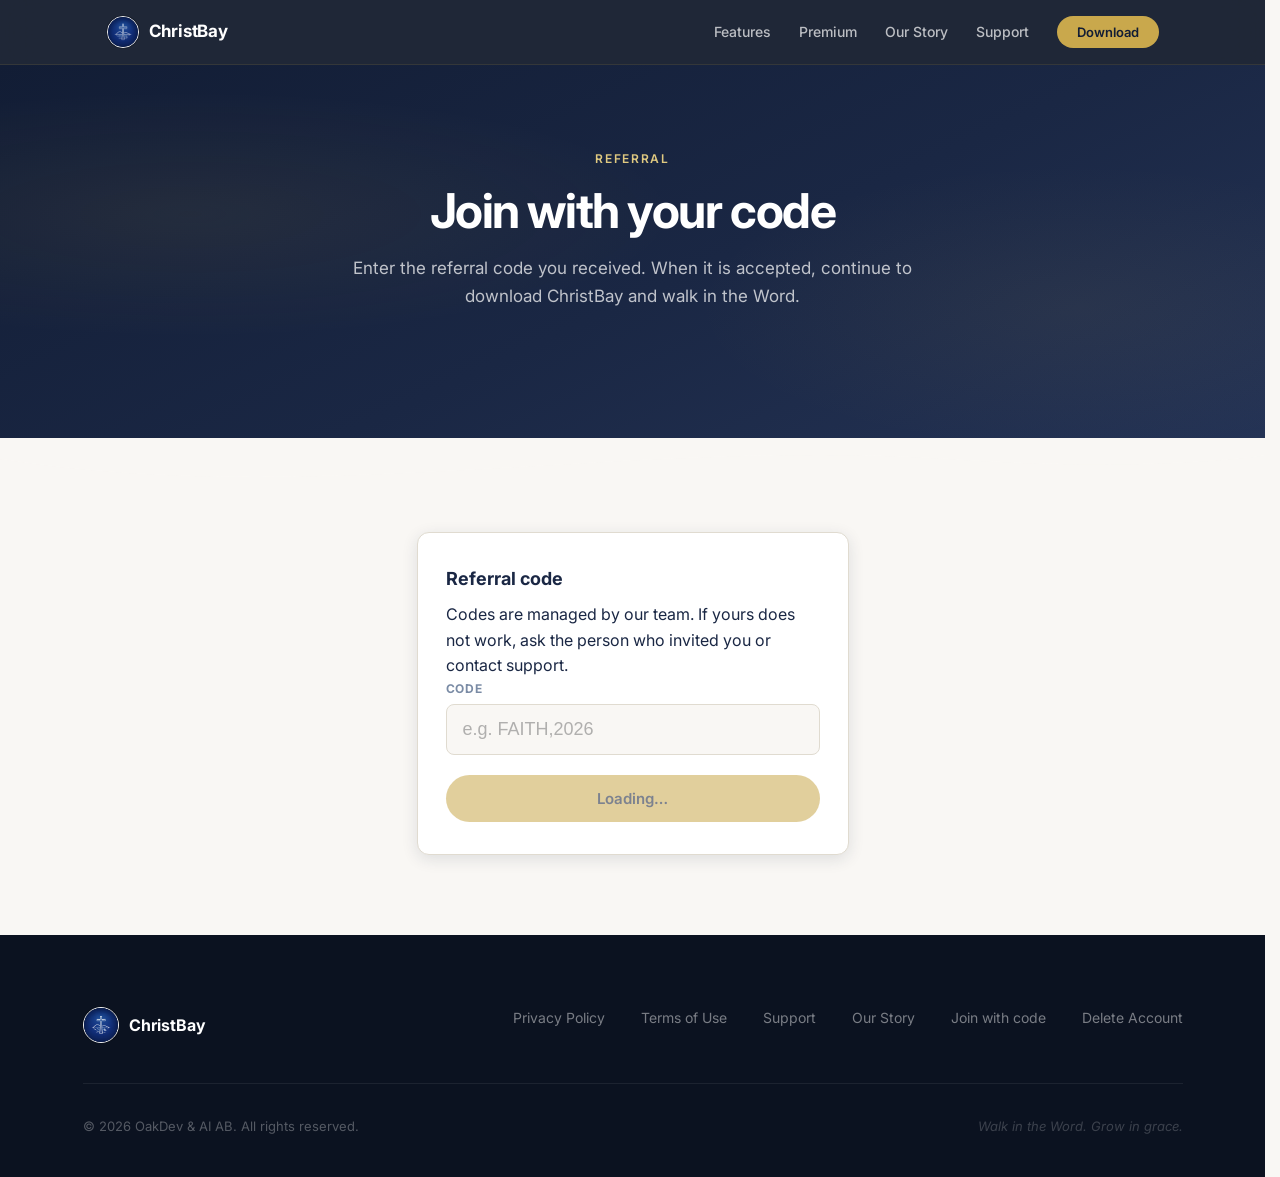
<file: join/index.html>
<!DOCTYPE html>
<html lang="en">
<head>
  <meta charset="UTF-8" />
  <meta name="viewport" content="width=device-width, initial-scale=1.0" />
  <meta name="description" content="Enter your ChristBay referral code to continue to the app." />
  <meta name="robots" content="index, follow" />
  <title>Join with a referral code, ChristBay</title>
  <link rel="icon" type="image/png" href="/assets/brand.png" />
  <link rel="preconnect" href="https://fonts.googleapis.com" />
  <link rel="preconnect" href="https://fonts.gstatic.com" crossorigin />
  <link href="https://fonts.googleapis.com/css2?family=Inter:ital,wght@0,300;0,400;0,500;0,600;0,700;1,400&display=swap" rel="stylesheet" />
  <link rel="stylesheet" href="/assets/css/site-nav.css" />
  <style>
    :root {
      --navy: #1a2744;
      --navy-light: #243355;
      --navy-deep: #121d35;
      --gold: #c9a84c;
      --gold-light: #dfc980;
      --warm-white: #f9f7f4;
      --cream: #f0ece4;
      --white: #ffffff;
      --text-primary: #1a2744;
      --text-secondary: #4a5a7a;
      --text-muted: #7a8ba5;
      --border: #e0dbd0;
      --danger: #b03a2e;
      --success: #1e6b4a;
      --shadow-md: 0 4px 16px rgba(26, 39, 68, 0.12);
      --radius: 12px;
      --radius-sm: 8px;
      --transition: 0.25s ease;
      --max-width: 1100px;
    }
    *, *::before, *::after { box-sizing: border-box; margin: 0; padding: 0; }
    html { scroll-behavior: smooth; font-size: 16px; }
    body {
      font-family: 'Inter', system-ui, sans-serif;
      background: var(--warm-white);
      color: var(--text-primary);
      line-height: 1.6;
      -webkit-font-smoothing: antialiased;
    }
    a { color: inherit; text-decoration: none; }
    ul { list-style: none; }
    button { font-family: inherit; cursor: pointer; border: none; background: none; }

    .skip-link {
      position: absolute; top: -120px; left: 1rem;
      background: var(--navy); color: var(--white); padding: 0.5rem 1rem;
      border-radius: var(--radius-sm); font-weight: 600; z-index: 9999;
      transition: top var(--transition);
    }
    .skip-link:focus { top: 1rem; }

    .hero {
      background: linear-gradient(155deg, var(--navy-deep) 0%, var(--navy) 55%, var(--navy-light) 100%);
      color: var(--white);
      text-align: center;
      padding: 5rem 1.5rem 6rem;
      position: relative;
      overflow: hidden;
    }
    .hero::before {
      content: '';
      position: absolute; inset: 0;
      background:
        radial-gradient(ellipse 70% 60% at 15% 40%, rgba(201, 168, 76, 0.08) 0%, transparent 55%),
        radial-gradient(ellipse 55% 70% at 85% 65%, rgba(201, 168, 76, 0.06) 0%, transparent 55%);
      pointer-events: none;
    }
    .hero-inner { position: relative; z-index: 1; max-width: 560px; margin: 0 auto; }
    .hero-eyebrow {
      display: inline-block;
      font-size: 0.75rem;
      font-weight: 600;
      letter-spacing: 0.14em;
      text-transform: uppercase;
      color: var(--gold-light);
      margin-bottom: 1rem;
    }
    .hero h1 {
      font-size: clamp(2rem, 4.5vw, 3rem);
      font-weight: 700;
      letter-spacing: -0.03em;
      line-height: 1.12;
      margin-bottom: 1rem;
    }
    .hero-sub {
      font-size: 1.0625rem;
      color: rgba(255, 255, 255, 0.72);
      line-height: 1.65;
      margin-bottom: 2rem;
    }

    .hero-wave { display: block; width: 100%; margin-bottom: -4px; color: var(--warm-white); }

    .join-section { padding: 3.5rem 0 5rem; background: var(--warm-white); }
    .container { max-width: 480px; margin: 0 auto; padding: 0 1.5rem; }

    .card {
      background: var(--white);
      border: 1px solid var(--border);
      border-radius: var(--radius);
      padding: 2rem 1.75rem;
      box-shadow: var(--shadow-md);
    }
    .card h2 {
      font-size: 1.125rem;
      font-weight: 700;
      color: var(--navy);
      margin-bottom: 0.5rem;
    }
    .card > p.lead {
      font-size: 0.9rem;
      color: var(--text-secondary);
      margin-bottom: 1.5rem;
      line-height: 1.6;
    }

    .field { margin-bottom: 1.25rem; }
    .field label {
      display: block;
      font-size: 0.75rem;
      font-weight: 700;
      letter-spacing: 0.06em;
      text-transform: uppercase;
      color: var(--text-muted);
      margin-bottom: 0.4rem;
    }
    .field input {
      width: 100%;
      padding: 0.85rem 1rem;
      border: 1px solid var(--border);
      border-radius: var(--radius-sm);
      font-size: 1.125rem;
      font-weight: 600;
      letter-spacing: 0.06em;
      text-transform: uppercase;
      background: var(--warm-white);
      color: var(--navy);
    }
    .field input::placeholder {
      text-transform: none;
      letter-spacing: normal;
      font-weight: 400;
      opacity: 0.55;
    }
    .field input:focus {
      outline: 2px solid rgba(201, 168, 76, 0.45);
      border-color: var(--gold);
    }

    .btn-primary {
      display: inline-flex;
      align-items: center;
      justify-content: center;
      width: 100%;
      padding: 0.9rem 1.5rem;
      border-radius: 100px;
      font-weight: 600;
      font-size: 0.9375rem;
      background: var(--gold);
      color: var(--navy-deep);
      transition: background var(--transition), transform var(--transition);
    }
    .btn-primary:hover:not(:disabled) {
      background: var(--gold-light);
      transform: translateY(-1px);
    }
    .btn-primary:disabled {
      opacity: 0.55;
      cursor: not-allowed;
    }

    .msg {
      font-size: 0.875rem;
      padding: 0.75rem 1rem;
      border-radius: var(--radius-sm);
      margin-bottom: 1.25rem;
      line-height: 1.5;
    }
    .msg-error { background: #fdecea; color: #7b241c; }
    .msg-ok { background: #e8f5e9; color: var(--success); }

    .success-block { display: none; }
    .success-block.visible { display: block; }
    .form-block.hidden { display: none; }

    .store-row {
      display: flex;
      flex-direction: column;
      gap: 0.75rem;
      margin-top: 1.75rem;
    }
    .store-btn {
      display: inline-flex;
      align-items: center;
      justify-content: center;
      gap: 0.625rem;
      padding: 0.8125rem 1.5rem;
      border-radius: var(--radius-sm);
      font-weight: 600;
      background: var(--navy);
      color: var(--white);
      transition: transform var(--transition), box-shadow var(--transition);
      box-shadow: 0 2px 12px rgba(26, 39, 68, 0.2);
    }
    .store-btn:hover {
      transform: translateY(-2px);
      box-shadow: 0 6px 20px rgba(26, 39, 68, 0.28);
    }
    .store-btn svg { flex-shrink: 0; }

    .fine-print {
      margin-top: 1.5rem;
      font-size: 0.8rem;
      color: var(--text-muted);
      line-height: 1.55;
    }

    /* Footer (same as index.html) */
    .site-footer {
      background: #0b1220;
      color: rgba(255, 255, 255, 0.5);
      padding: 4.5rem 1.5rem 2.5rem;
    }
    .footer-inner { max-width: var(--max-width); margin: 0 auto; }
    .footer-top {
      display: flex; align-items: flex-start; justify-content: space-between;
      padding-bottom: 2.5rem; border-bottom: 1px solid rgba(255, 255, 255, 0.07);
      gap: 2rem; flex-wrap: wrap;
    }
    .footer-brand { display: flex; align-items: center; gap: 0.625rem; }
    .footer-brand img {
      width: 36px; height: 36px; object-fit: cover; border-radius: 50%;
      border: 1px solid rgba(255, 255, 255, 0.95);
      box-shadow: 0 0 0 1px rgba(0, 0, 0, 0.18);
      opacity: 1;
    }
    .footer-brand-name { font-size: 1rem; font-weight: 700; color: var(--white); }
    .footer-nav { display: flex; gap: 0.5rem 2.25rem; flex-wrap: wrap; align-items: center; }
    .footer-nav a { font-size: 0.875rem; color: rgba(255, 255, 255, 0.45); transition: color var(--transition); }
    .footer-nav a:hover { color: var(--white); }
    .footer-bottom {
      padding-top: 2rem; display: flex; align-items: center;
      justify-content: space-between; flex-wrap: wrap; gap: 0.75rem;
    }
    .footer-copyright { font-size: 0.8125rem; color: rgba(255, 255, 255, 0.3); }
    .footer-tagline { font-size: 0.8125rem; color: rgba(255, 255, 255, 0.2); font-style: italic; }
  </style>

<script>
(function () {
  var downloadToggle = document.getElementById('download-toggle');
  var downloadMenu = document.getElementById('download-menu');
  if (downloadToggle && downloadMenu) {
    downloadToggle.addEventListener('click', function (e) {
      e.preventDefault();
      var isOpen = downloadMenu.classList.contains('open');
      downloadMenu.classList.toggle('open');
      downloadToggle.setAttribute('aria-expanded', !isOpen);
    });
    document.addEventListener('click', function (e) {
      if (!downloadToggle.contains(e.target) && !downloadMenu.contains(e.target)) {
        downloadMenu.classList.remove('open');
        downloadToggle.setAttribute('aria-expanded', 'false');
      }
    });
    document.addEventListener('keydown', function (e) {
      if (e.key === 'Escape') {
        downloadMenu.classList.remove('open');
        downloadToggle.setAttribute('aria-expanded', 'false');
      }
    });
    downloadMenu.querySelectorAll('a').forEach(function (link) {
      link.addEventListener('click', function () {
        downloadMenu.classList.remove('open');
        downloadToggle.setAttribute('aria-expanded', 'false');
      });
    });
  }
})();
</script>
</head>
<body>
  <a href="#main" class="skip-link">Skip to main content</a>

<header class="site-header" role="banner">
    <nav class="nav-inner" aria-label="Primary navigation">
      <a href="/" class="nav-brand" aria-label="ChristBay, home">
        <img src="/assets/brand.png" alt="" aria-hidden="true" />
        <span class="nav-brand-name">ChristBay</span>
      </a>
      <div class="nav-links">
        <a href="/#features" class="nav-text">Features</a>
        <a href="/#premium" class="nav-text">Premium</a>
        <a href="/history/" class="nav-text">Our Story</a>
        <a href="/support/" class="nav-text">Support</a>
        <div class="nav-dropdown">
          <button type="button" class="nav-cta" id="download-toggle" aria-expanded="false" aria-haspopup="true" aria-label="Download options">
            Download
          </button>
          <div class="nav-dropdown-menu" id="download-menu">
            <a href="https://apps.apple.com/se/app/christbay-daglig-reflektion/id6759575925" class="nav-dropdown-item" aria-label="Download on Apple App Store">
              <svg viewBox="0 0 24 24" width="18" height="18" aria-hidden="true" focusable="false" xmlns="http://www.w3.org/2000/svg">
                <path fill="currentColor" d="M18.71 19.5c-.83 1.24-1.71 2.45-3.05 2.47-1.34.03-1.77-.79-3.29-.79-1.53 0-2 .77-3.27.82-1.31.05-2.3-1.32-3.14-2.53C4.25 17 2.94 12.45 4.7 9.39c.87-1.52 2.43-2.48 4.12-2.51 1.28-.02 2.5.87 3.29.87.78 0 2.26-1.07 3.8-.91.65.03 2.47.26 3.64 1.98-.09.06-2.17 1.28-2.15 3.81.03 3.02 2.65 4.03 2.68 4.04-.03.07-.42 1.44-1.38 2.83M13 3.5c.73-.83 1.94-1.46 2.94-1.5.13 1.17-.34 2.35-1.04 3.19-.69.85-1.83 1.51-2.95 1.42-.15-1.15.41-2.35 1.05-3.11z"/>
              </svg>
              App Store
            </a>
            <a href="https://play.google.com/store/apps/details?id=com.oakdev.christbay" class="nav-dropdown-item" aria-label="Download on Google Play Store">
              <svg viewBox="0 0 24 24" width="18" height="18" aria-hidden="true" focusable="false" xmlns="http://www.w3.org/2000/svg">
                <path fill="currentColor" d="M3.609 1.814L13.792 12 3.609 22.186c-.386.387-.593.916-.593 1.465V1.349c0 .549.207 1.078.593 1.465zm10.908 10.911L21.268 24 3.609 1.814 14.517 12.722z"/>
              </svg>
              Google Play
            </a>
          </div>
        </div>
      </div>
    </nav>
  </header>

  <section class="hero" aria-hidden="false">
    <div class="hero-inner">
      <p class="hero-eyebrow">Referral</p>
      <h1>Join with your code</h1>
      <p class="hero-sub">
        Enter the referral code you received. When it is accepted, continue to download ChristBay and walk in the Word.
      </p>
    </div>
  </section>
  <svg class="hero-wave" viewBox="0 0 1440 48" fill="currentColor" preserveAspectRatio="none" aria-hidden="true">
    <path d="M0,24 C360,80 720,0 1080,24 C1260,36 1380,28 1440,20 L1440,48 L0,48 Z" />
  </svg>

  <main id="main" class="join-section">
    <div class="container">
      <div class="card">
        <div id="panel-form" class="form-block">
          <h2>Referral code</h2>
          <p class="lead">Codes are managed by our team. If yours does not work, ask the person who invited you or contact <a href="/support/">support</a>.</p>
          <div id="form-msg" role="alert"></div>
          <form id="join-form" novalidate>
            <div class="field">
              <label for="code-input">Code</label>
              <input
                type="text"
                id="code-input"
                name="code"
                autocomplete="off"
                autocapitalize="characters"
                maxlength="32"
                placeholder="e.g. FAITH,2026"
                required
              />
            </div>
            <button type="submit" class="btn-primary" id="btn-submit" disabled>Loading…</button>
          </form>
        </div>

        <div id="panel-success" class="success-block" aria-live="polite">
          <h2>You are all set</h2>
          <p class="lead" id="success-text">Your referral code was accepted. Download ChristBay below.</p>
          <div class="msg msg-ok" style="margin-bottom:0">Code redeemed successfully for this device.</div>
          <div class="store-row">
            <a
              href="https://apps.apple.com/se/app/christbay-daglig-reflektion/id6759575925"
              class="store-btn"
              aria-label="Download ChristBay on the App Store"
            >
              <svg viewBox="0 0 24 24" width="22" height="22" aria-hidden="true" focusable="false" xmlns="http://www.w3.org/2000/svg">
                <path fill="currentColor" d="M18.71 19.5c-.83 1.24-1.71 2.45-3.05 2.47-1.34.03-1.77-.79-3.29-.79-1.53 0-2 .77-3.27.82-1.31.05-2.3-1.32-3.14-2.53C4.25 17 2.94 12.45 4.7 9.39c.87-1.52 2.43-2.48 4.12-2.51 1.28-.02 2.5.87 3.29.87.78 0 2.26-1.07 3.8-.91.65.03 2.47.26 3.64 1.98-.09.06-2.17 1.28-2.15 3.81.03 3.02 2.65 4.03 2.68 4.04-.03.07-.42 1.44-1.38 2.83M13 3.5c.73-.83 1.94-1.46 2.94-1.5.13 1.17-.34 2.35-1.04 3.19-.69.85-1.83 1.51-2.95 1.42-.15-1.15.41-2.35 1.05-3.11z"/>
              </svg>
              App Store
            </a>
            <a
              href="https://play.google.com/store/apps/details?id=com.oakdev.christbay"
              class="store-btn"
              style="background:#1a2744"
              aria-label="Download ChristBay on Google Play"
            >
              <svg viewBox="0 0 24 24" width="22" height="22" aria-hidden="true" focusable="false" xmlns="http://www.w3.org/2000/svg">
                <path fill="currentColor" d="M3.609 1.814L13.792 12 3.609 22.186c-.386.387-.593.916-.593 1.465V1.349c0 .549.207 1.078.593 1.465zm10.908 10.911L21.268 24 3.609 1.814 14.517 12.722z"/>
              </svg>
              Google Play
            </a>
          </div>
          <p class="fine-print">
            Having trouble? Visit <a href="/support/">Support</a> or read our <a href="/privacy/">Privacy Policy</a>.
          </p>
        </div>
      </div>
    </div>
  </main>

<footer class="site-footer" role="contentinfo">
    <div class="footer-inner">
      <div class="footer-top">
        <div class="footer-brand">
          <img src="/assets/brand.png" alt="ChristBay" />
          <span class="footer-brand-name">ChristBay</span>
        </div>
        <nav class="footer-nav" aria-label="Footer links">
          <a href="/privacy/">Privacy Policy</a>
          <a href="/terms/">Terms of Use</a>
          <a href="/support/">Support</a>
          <a href="/history/">Our Story</a>
          <a href="/join/" aria-current="page">Join with code</a>
          <a href="/delete-account/">Delete Account</a>
        </nav>
      </div>
      <div class="footer-bottom">
        <p class="footer-copyright">&copy; 2026 OakDev &amp; AI AB. All rights reserved.</p>
        <p class="footer-tagline">Walk in the Word. Grow in grace.</p>
      </div>
    </div>
  </footer>

  <style>
    :root {
      --navy: #1a2744;
      --navy-light: #243355;
      --navy-deep: #121d35;
      --gold: #c9a84c;
      --gold-light: #dfc980;
      --warm-white: #f9f7f4;
      --cream: #f0ece4;
      --white: #ffffff;
      --text-primary: #1a2744;
      --text-secondary: #4a5a7a;
      --text-muted: #7a8ba5;
      --border: #e0dbd0;
      --danger: #b03a2e;
      --success: #1e6b4a;
      --shadow-md: 0 4px 16px rgba(26, 39, 68, 0.12);
      --radius: 12px;
      --radius-sm: 8px;
      --transition: 0.25s ease;
      --max-width: 1100px;
    }
    *, *::before, *::after { box-sizing: border-box; margin: 0; padding: 0; }
    html { scroll-behavior: smooth; font-size: 16px; }
    body {
      font-family: 'Inter', system-ui, sans-serif;
      background: var(--warm-white);
      color: var(--text-primary);
      line-height: 1.6;
      -webkit-font-smoothing: antialiased;
    }
    a { color: inherit; text-decoration: none; }
    ul { list-style: none; }
    button { font-family: inherit; cursor: pointer; border: none; background: none; }

    .skip-link {
      position: absolute; top: -120px; left: 1rem;
      background: var(--navy); color: var(--white); padding: 0.5rem 1rem;
      border-radius: var(--radius-sm); font-weight: 600; z-index: 9999;
      transition: top var(--transition);
    }
    .skip-link:focus { top: 1rem; }

    .hero {
      background: linear-gradient(155deg, var(--navy-deep) 0%, var(--navy) 55%, var(--navy-light) 100%);
      color: var(--white);
      text-align: center;
      padding: 5rem 1.5rem 6rem;
      position: relative;
      overflow: hidden;
    }
    .hero::before {
      content: '';
      position: absolute; inset: 0;
      background:
        radial-gradient(ellipse 70% 60% at 15% 40%, rgba(201, 168, 76, 0.08) 0%, transparent 55%),
        radial-gradient(ellipse 55% 70% at 85% 65%, rgba(201, 168, 76, 0.06) 0%, transparent 55%);
      pointer-events: none;
    }
    .hero-inner { position: relative; z-index: 1; max-width: 560px; margin: 0 auto; }
    .hero-eyebrow {
      display: inline-block;
      font-size: 0.75rem;
      font-weight: 600;
      letter-spacing: 0.14em;
      text-transform: uppercase;
      color: var(--gold-light);
      margin-bottom: 1rem;
    }
    .hero h1 {
      font-size: clamp(2rem, 4.5vw, 3rem);
      font-weight: 700;
      letter-spacing: -0.03em;
      line-height: 1.12;
      margin-bottom: 1rem;
    }
    .hero-sub {
      font-size: 1.0625rem;
      color: rgba(255, 255, 255, 0.72);
      line-height: 1.65;
      margin-bottom: 2rem;
    }

    .hero-wave { display: block; width: 100%; margin-bottom: -4px; color: var(--warm-white); }

    .join-section { padding: 3.5rem 0 5rem; background: var(--warm-white); }
    .container { max-width: 480px; margin: 0 auto; padding: 0 1.5rem; }

    .card {
      background: var(--white);
      border: 1px solid var(--border);
      border-radius: var(--radius);
      padding: 2rem 1.75rem;
      box-shadow: var(--shadow-md);
    }
    .card h2 {
      font-size: 1.125rem;
      font-weight: 700;
      color: var(--navy);
      margin-bottom: 0.5rem;
    }
    .card > p.lead {
      font-size: 0.9rem;
      color: var(--text-secondary);
      margin-bottom: 1.5rem;
      line-height: 1.6;
    }

    .field { margin-bottom: 1.25rem; }
    .field label {
      display: block;
      font-size: 0.75rem;
      font-weight: 700;
      letter-spacing: 0.06em;
      text-transform: uppercase;
      color: var(--text-muted);
      margin-bottom: 0.4rem;
    }
    .field input {
      width: 100%;
      padding: 0.85rem 1rem;
      border: 1px solid var(--border);
      border-radius: var(--radius-sm);
      font-size: 1.125rem;
      font-weight: 600;
      letter-spacing: 0.06em;
      text-transform: uppercase;
      background: var(--warm-white);
      color: var(--navy);
    }
    .field input::placeholder {
      text-transform: none;
      letter-spacing: normal;
      font-weight: 400;
      opacity: 0.55;
    }
    .field input:focus {
      outline: 2px solid rgba(201, 168, 76, 0.45);
      border-color: var(--gold);
    }

    .btn-primary {
      display: inline-flex;
      align-items: center;
      justify-content: center;
      width: 100%;
      padding: 0.9rem 1.5rem;
      border-radius: 100px;
      font-weight: 600;
      font-size: 0.9375rem;
      background: var(--gold);
      color: var(--navy-deep);
      transition: background var(--transition), transform var(--transition);
    }
    .btn-primary:hover:not(:disabled) {
      background: var(--gold-light);
      transform: translateY(-1px);
    }
    .btn-primary:disabled {
      opacity: 0.55;
      cursor: not-allowed;
    }

    .msg {
      font-size: 0.875rem;
      padding: 0.75rem 1rem;
      border-radius: var(--radius-sm);
      margin-bottom: 1.25rem;
      line-height: 1.5;
    }
    .msg-error { background: #fdecea; color: #7b241c; }
    .msg-ok { background: #e8f5e9; color: var(--success); }

    .success-block { display: none; }
    .success-block.visible { display: block; }
    .form-block.hidden { display: none; }

    .store-row {
      display: flex;
      flex-direction: column;
      gap: 0.75rem;
      margin-top: 1.75rem;
    }
    .store-btn {
      display: inline-flex;
      align-items: center;
      justify-content: center;
      gap: 0.625rem;
      padding: 0.8125rem 1.5rem;
      border-radius: var(--radius-sm);
      font-weight: 600;
      background: var(--navy);
      color: var(--white);
      transition: transform var(--transition), box-shadow var(--transition);
      box-shadow: 0 2px 12px rgba(26, 39, 68, 0.2);
    }
    .store-btn:hover {
      transform: translateY(-2px);
      box-shadow: 0 6px 20px rgba(26, 39, 68, 0.28);
    }
    .store-btn svg { flex-shrink: 0; }

    .fine-print {
      margin-top: 1.5rem;
      font-size: 0.8rem;
      color: var(--text-muted);
      line-height: 1.55;
    }

    /* Footer (same as index.html) */
    .site-footer {
      background: #0b1220;
      color: rgba(255, 255, 255, 0.5);
      padding: 4.5rem 1.5rem 2.5rem;
    }
    .footer-inner { max-width: var(--max-width); margin: 0 auto; }
    .footer-top {
      display: flex; align-items: flex-start; justify-content: space-between;
      padding-bottom: 2.5rem; border-bottom: 1px solid rgba(255, 255, 255, 0.07);
      gap: 2rem; flex-wrap: wrap;
    }
    .footer-brand { display: flex; align-items: center; gap: 0.625rem; }
    .footer-brand img {
      width: 36px; height: 36px; object-fit: cover; border-radius: 50%;
      border: 1px solid rgba(255, 255, 255, 0.95);
      box-shadow: 0 0 0 1px rgba(0, 0, 0, 0.18);
      opacity: 1;
    }
    .footer-brand-name { font-size: 1rem; font-weight: 700; color: var(--white); }
    .footer-nav { display: flex; gap: 0.5rem 2.25rem; flex-wrap: wrap; align-items: center; }
    .footer-nav a { font-size: 0.875rem; color: rgba(255, 255, 255, 0.45); transition: color var(--transition); }
    .footer-nav a:hover { color: var(--white); }
    .footer-bottom {
      padding-top: 2rem; display: flex; align-items: center;
      justify-content: space-between; flex-wrap: wrap; gap: 0.75rem;
    }
    .footer-copyright { font-size: 0.8125rem; color: rgba(255, 255, 255, 0.3); }
    .footer-tagline { font-size: 0.8125rem; color: rgba(255, 255, 255, 0.2); font-style: italic; }
  </style>

<script>
(function () {
  var downloadToggle = document.getElementById('download-toggle');
  var downloadMenu = document.getElementById('download-menu');
  if (downloadToggle && downloadMenu) {
    downloadToggle.addEventListener('click', function (e) {
      e.preventDefault();
      var isOpen = downloadMenu.classList.contains('open');
      downloadMenu.classList.toggle('open');
      downloadToggle.setAttribute('aria-expanded', !isOpen);
    });
    document.addEventListener('click', function (e) {
      if (!downloadToggle.contains(e.target) && !downloadMenu.contains(e.target)) {
        downloadMenu.classList.remove('open');
        downloadToggle.setAttribute('aria-expanded', 'false');
      }
    });
    document.addEventListener('keydown', function (e) {
      if (e.key === 'Escape') {
        downloadMenu.classList.remove('open');
        downloadToggle.setAttribute('aria-expanded', 'false');
      }
    });
    downloadMenu.querySelectorAll('a').forEach(function (link) {
      link.addEventListener('click', function () {
        downloadMenu.classList.remove('open');
        downloadToggle.setAttribute('aria-expanded', 'false');
      });
    });
  }
})();
</script>
<style>
    :root {
      --navy: #1a2744;
      --navy-light: #243355;
      --navy-deep: #121d35;
      --gold: #c9a84c;
      --gold-light: #dfc980;
      --warm-white: #f9f7f4;
      --cream: #f0ece4;
      --white: #ffffff;
      --text-primary: #1a2744;
      --text-secondary: #4a5a7a;
      --text-muted: #7a8ba5;
      --border: #e0dbd0;
      --danger: #b03a2e;
      --success: #1e6b4a;
      --shadow-md: 0 4px 16px rgba(26, 39, 68, 0.12);
      --radius: 12px;
      --radius-sm: 8px;
      --transition: 0.25s ease;
      --max-width: 1100px;
    }
    *, *::before, *::after { box-sizing: border-box; margin: 0; padding: 0; }
    html { scroll-behavior: smooth; font-size: 16px; }
    body {
      font-family: 'Inter', system-ui, sans-serif;
      background: var(--warm-white);
      color: var(--text-primary);
      line-height: 1.6;
      -webkit-font-smoothing: antialiased;
    }
    a { color: inherit; text-decoration: none; }
    ul { list-style: none; }
    button { font-family: inherit; cursor: pointer; border: none; background: none; }

    .skip-link {
      position: absolute; top: -120px; left: 1rem;
      background: var(--navy); color: var(--white); padding: 0.5rem 1rem;
      border-radius: var(--radius-sm); font-weight: 600; z-index: 9999;
      transition: top var(--transition);
    }
    .skip-link:focus { top: 1rem; }

    .hero {
      background: linear-gradient(155deg, var(--navy-deep) 0%, var(--navy) 55%, var(--navy-light) 100%);
      color: var(--white);
      text-align: center;
      padding: 5rem 1.5rem 6rem;
      position: relative;
      overflow: hidden;
    }
    .hero::before {
      content: '';
      position: absolute; inset: 0;
      background:
        radial-gradient(ellipse 70% 60% at 15% 40%, rgba(201, 168, 76, 0.08) 0%, transparent 55%),
        radial-gradient(ellipse 55% 70% at 85% 65%, rgba(201, 168, 76, 0.06) 0%, transparent 55%);
      pointer-events: none;
    }
    .hero-inner { position: relative; z-index: 1; max-width: 560px; margin: 0 auto; }
    .hero-eyebrow {
      display: inline-block;
      font-size: 0.75rem;
      font-weight: 600;
      letter-spacing: 0.14em;
      text-transform: uppercase;
      color: var(--gold-light);
      margin-bottom: 1rem;
    }
    .hero h1 {
      font-size: clamp(2rem, 4.5vw, 3rem);
      font-weight: 700;
      letter-spacing: -0.03em;
      line-height: 1.12;
      margin-bottom: 1rem;
    }
    .hero-sub {
      font-size: 1.0625rem;
      color: rgba(255, 255, 255, 0.72);
      line-height: 1.65;
      margin-bottom: 2rem;
    }

    .hero-wave { display: block; width: 100%; margin-bottom: -4px; color: var(--warm-white); }

    .join-section { padding: 3.5rem 0 5rem; background: var(--warm-white); }
    .container { max-width: 480px; margin: 0 auto; padding: 0 1.5rem; }

    .card {
      background: var(--white);
      border: 1px solid var(--border);
      border-radius: var(--radius);
      padding: 2rem 1.75rem;
      box-shadow: var(--shadow-md);
    }
    .card h2 {
      font-size: 1.125rem;
      font-weight: 700;
      color: var(--navy);
      margin-bottom: 0.5rem;
    }
    .card > p.lead {
      font-size: 0.9rem;
      color: var(--text-secondary);
      margin-bottom: 1.5rem;
      line-height: 1.6;
    }

    .field { margin-bottom: 1.25rem; }
    .field label {
      display: block;
      font-size: 0.75rem;
      font-weight: 700;
      letter-spacing: 0.06em;
      text-transform: uppercase;
      color: var(--text-muted);
      margin-bottom: 0.4rem;
    }
    .field input {
      width: 100%;
      padding: 0.85rem 1rem;
      border: 1px solid var(--border);
      border-radius: var(--radius-sm);
      font-size: 1.125rem;
      font-weight: 600;
      letter-spacing: 0.06em;
      text-transform: uppercase;
      background: var(--warm-white);
      color: var(--navy);
    }
    .field input::placeholder {
      text-transform: none;
      letter-spacing: normal;
      font-weight: 400;
      opacity: 0.55;
    }
    .field input:focus {
      outline: 2px solid rgba(201, 168, 76, 0.45);
      border-color: var(--gold);
    }

    .btn-primary {
      display: inline-flex;
      align-items: center;
      justify-content: center;
      width: 100%;
      padding: 0.9rem 1.5rem;
      border-radius: 100px;
      font-weight: 600;
      font-size: 0.9375rem;
      background: var(--gold);
      color: var(--navy-deep);
      transition: background var(--transition), transform var(--transition);
    }
    .btn-primary:hover:not(:disabled) {
      background: var(--gold-light);
      transform: translateY(-1px);
    }
    .btn-primary:disabled {
      opacity: 0.55;
      cursor: not-allowed;
    }

    .msg {
      font-size: 0.875rem;
      padding: 0.75rem 1rem;
      border-radius: var(--radius-sm);
      margin-bottom: 1.25rem;
      line-height: 1.5;
    }
    .msg-error { background: #fdecea; color: #7b241c; }
    .msg-ok { background: #e8f5e9; color: var(--success); }

    .success-block { display: none; }
    .success-block.visible { display: block; }
    .form-block.hidden { display: none; }

    .store-row {
      display: flex;
      flex-direction: column;
      gap: 0.75rem;
      margin-top: 1.75rem;
    }
    .store-btn {
      display: inline-flex;
      align-items: center;
      justify-content: center;
      gap: 0.625rem;
      padding: 0.8125rem 1.5rem;
      border-radius: var(--radius-sm);
      font-weight: 600;
      background: var(--navy);
      color: var(--white);
      transition: transform var(--transition), box-shadow var(--transition);
      box-shadow: 0 2px 12px rgba(26, 39, 68, 0.2);
    }
    .store-btn:hover {
      transform: translateY(-2px);
      box-shadow: 0 6px 20px rgba(26, 39, 68, 0.28);
    }
    .store-btn svg { flex-shrink: 0; }

    .fine-print {
      margin-top: 1.5rem;
      font-size: 0.8rem;
      color: var(--text-muted);
      line-height: 1.55;
    }

    /* Footer (same as index.html) */
    .site-footer {
      background: #0b1220;
      color: rgba(255, 255, 255, 0.5);
      padding: 4.5rem 1.5rem 2.5rem;
    }
    .footer-inner { max-width: var(--max-width); margin: 0 auto; }
    .footer-top {
      display: flex; align-items: flex-start; justify-content: space-between;
      padding-bottom: 2.5rem; border-bottom: 1px solid rgba(255, 255, 255, 0.07);
      gap: 2rem; flex-wrap: wrap;
    }
    .footer-brand { display: flex; align-items: center; gap: 0.625rem; }
    .footer-brand img {
      width: 36px; height: 36px; object-fit: cover; border-radius: 50%;
      border: 1px solid rgba(255, 255, 255, 0.95);
      box-shadow: 0 0 0 1px rgba(0, 0, 0, 0.18);
      opacity: 1;
    }
    .footer-brand-name { font-size: 1rem; font-weight: 700; color: var(--white); }
    .footer-nav { display: flex; gap: 0.5rem 2.25rem; flex-wrap: wrap; align-items: center; }
    .footer-nav a { font-size: 0.875rem; color: rgba(255, 255, 255, 0.45); transition: color var(--transition); }
    .footer-nav a:hover { color: var(--white); }
    .footer-bottom {
      padding-top: 2rem; display: flex; align-items: center;
      justify-content: space-between; flex-wrap: wrap; gap: 0.75rem;
    }
    .footer-copyright { font-size: 0.8125rem; color: rgba(255, 255, 255, 0.3); }
    .footer-tagline { font-size: 0.8125rem; color: rgba(255, 255, 255, 0.2); font-style: italic; }
  </style>

<script>
(function () {
  var downloadToggle = document.getElementById('download-toggle');
  var downloadMenu = document.getElementById('download-menu');
  if (downloadToggle && downloadMenu) {
    downloadToggle.addEventListener('click', function (e) {
      e.preventDefault();
      var isOpen = downloadMenu.classList.contains('open');
      downloadMenu.classList.toggle('open');
      downloadToggle.setAttribute('aria-expanded', !isOpen);
    });
    document.addEventListener('click', function (e) {
      if (!downloadToggle.contains(e.target) && !downloadMenu.contains(e.target)) {
        downloadMenu.classList.remove('open');
        downloadToggle.setAttribute('aria-expanded', 'false');
      }
    });
    document.addEventListener('keydown', function (e) {
      if (e.key === 'Escape') {
        downloadMenu.classList.remove('open');
        downloadToggle.setAttribute('aria-expanded', 'false');
      }
    });
    downloadMenu.querySelectorAll('a').forEach(function (link) {
      link.addEventListener('click', function () {
        downloadMenu.classList.remove('open');
        downloadToggle.setAttribute('aria-expanded', 'false');
      });
    });
  }
})();
</script>
</body>
</html>
</file>
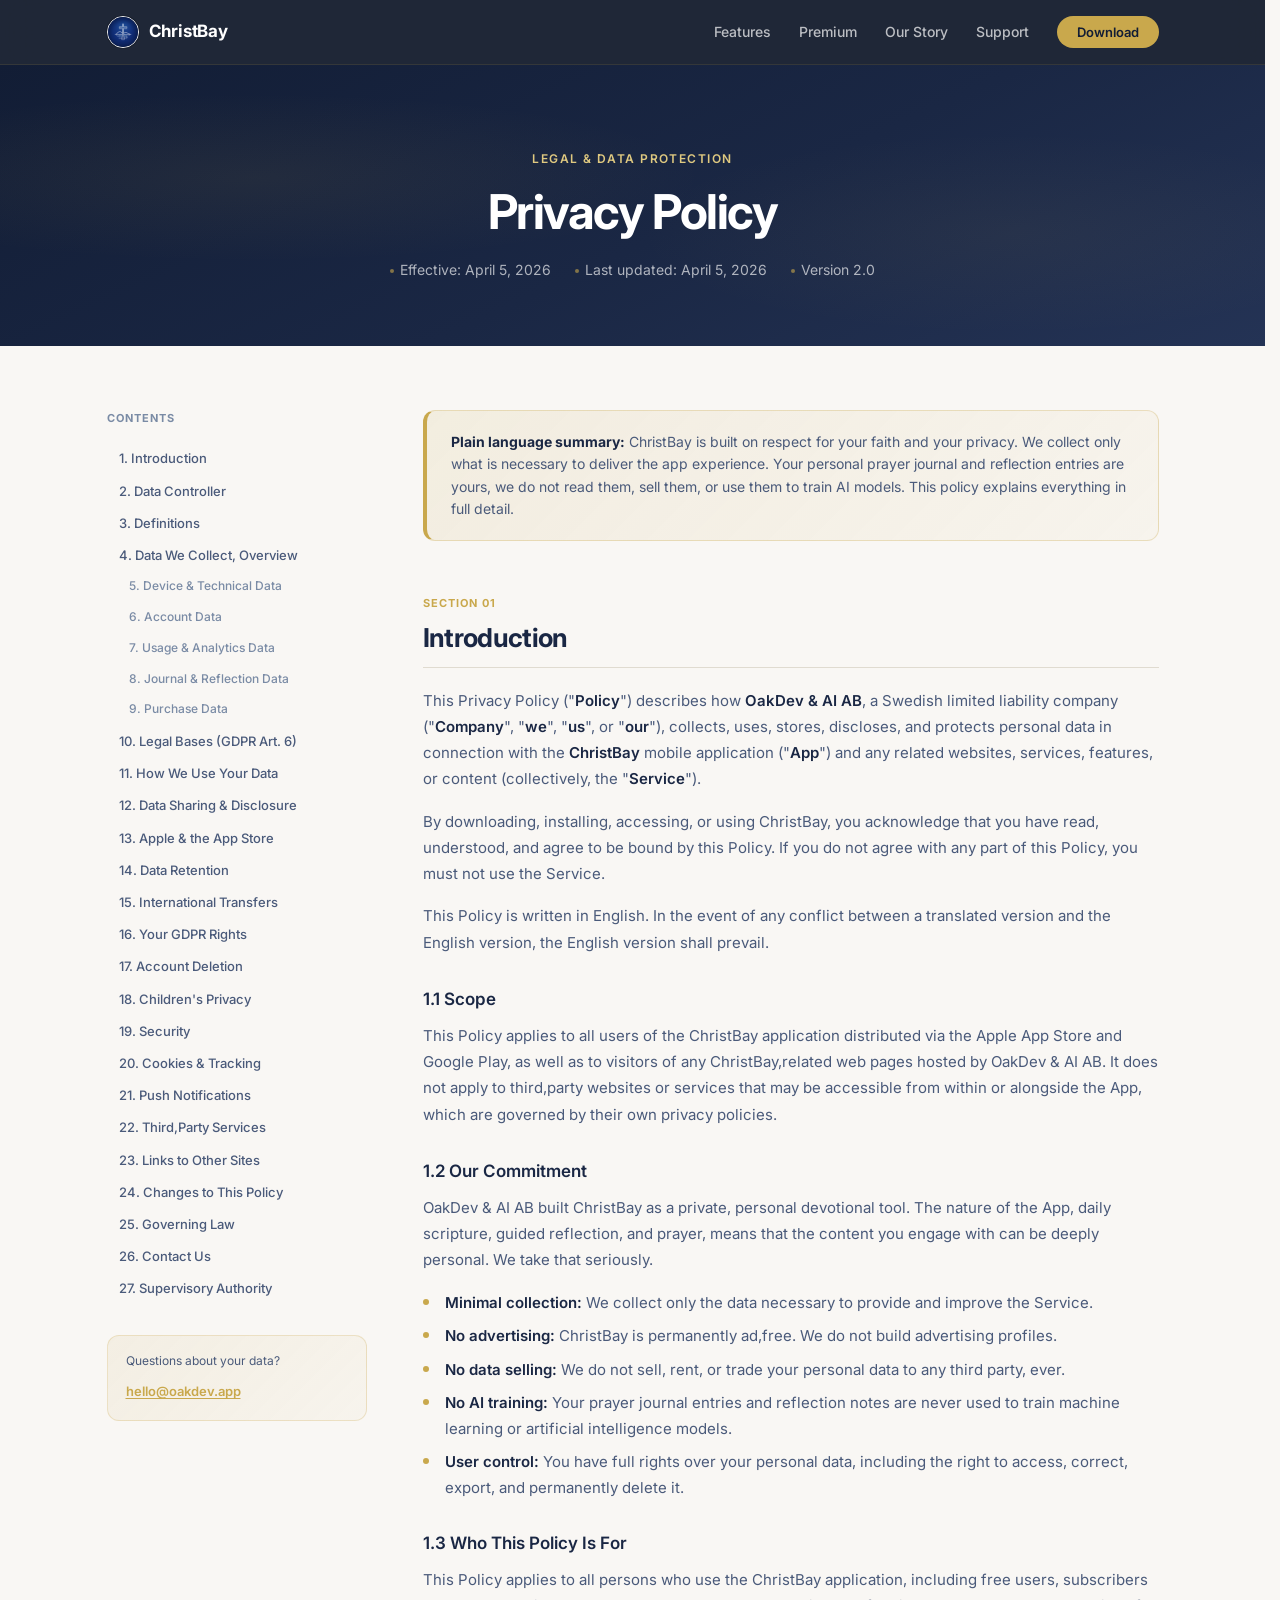
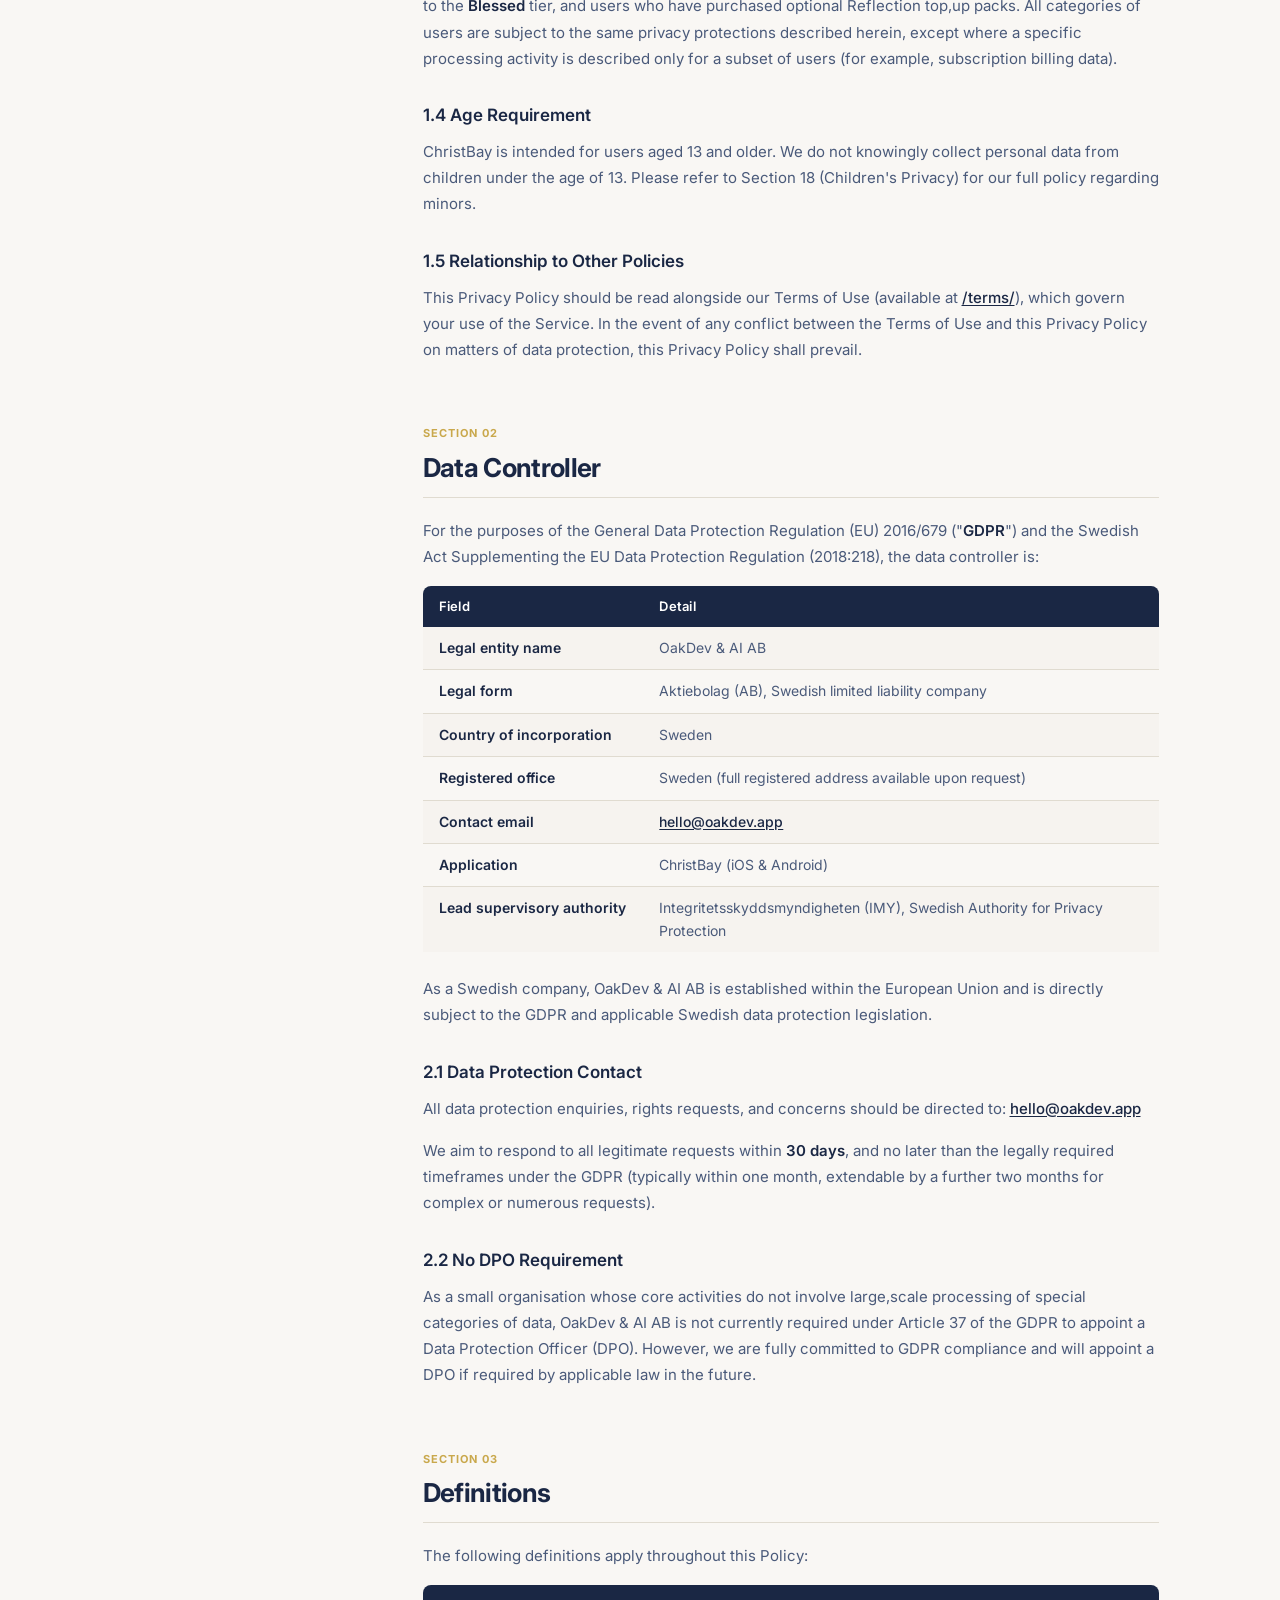
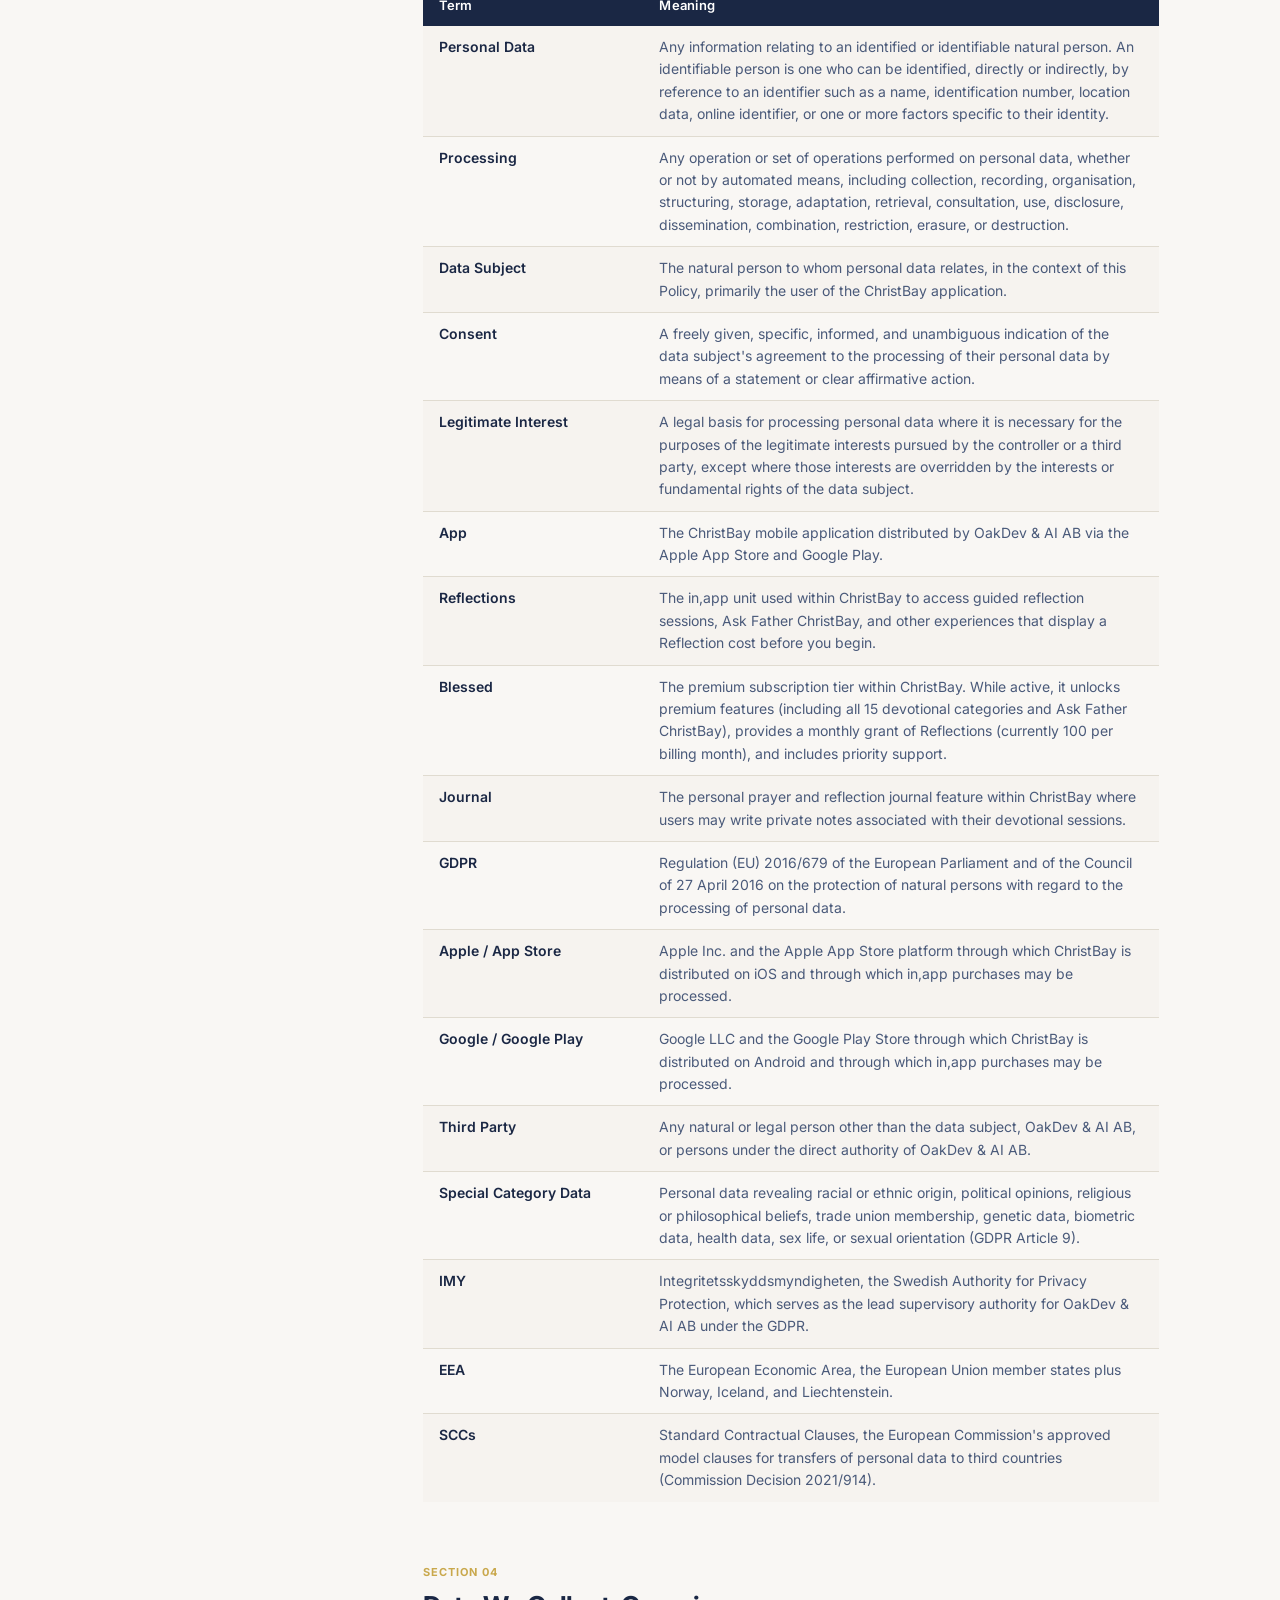
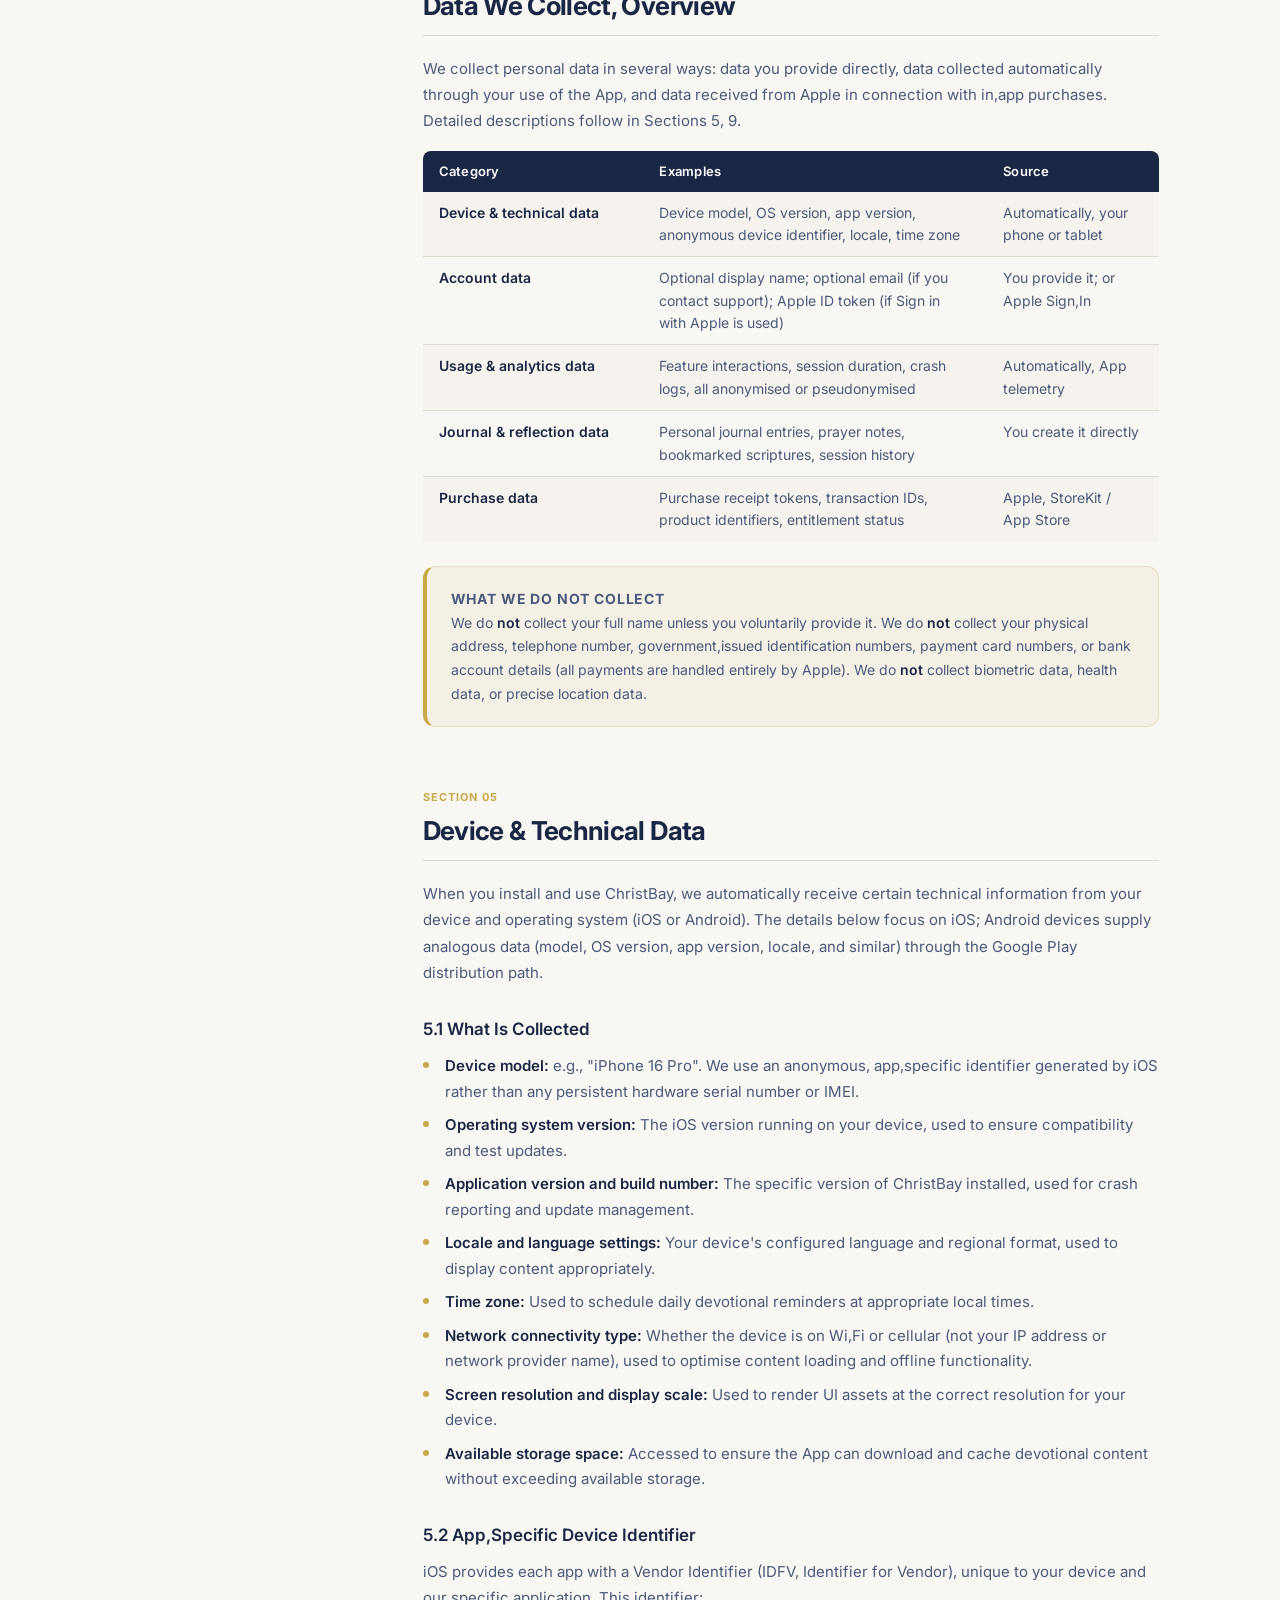
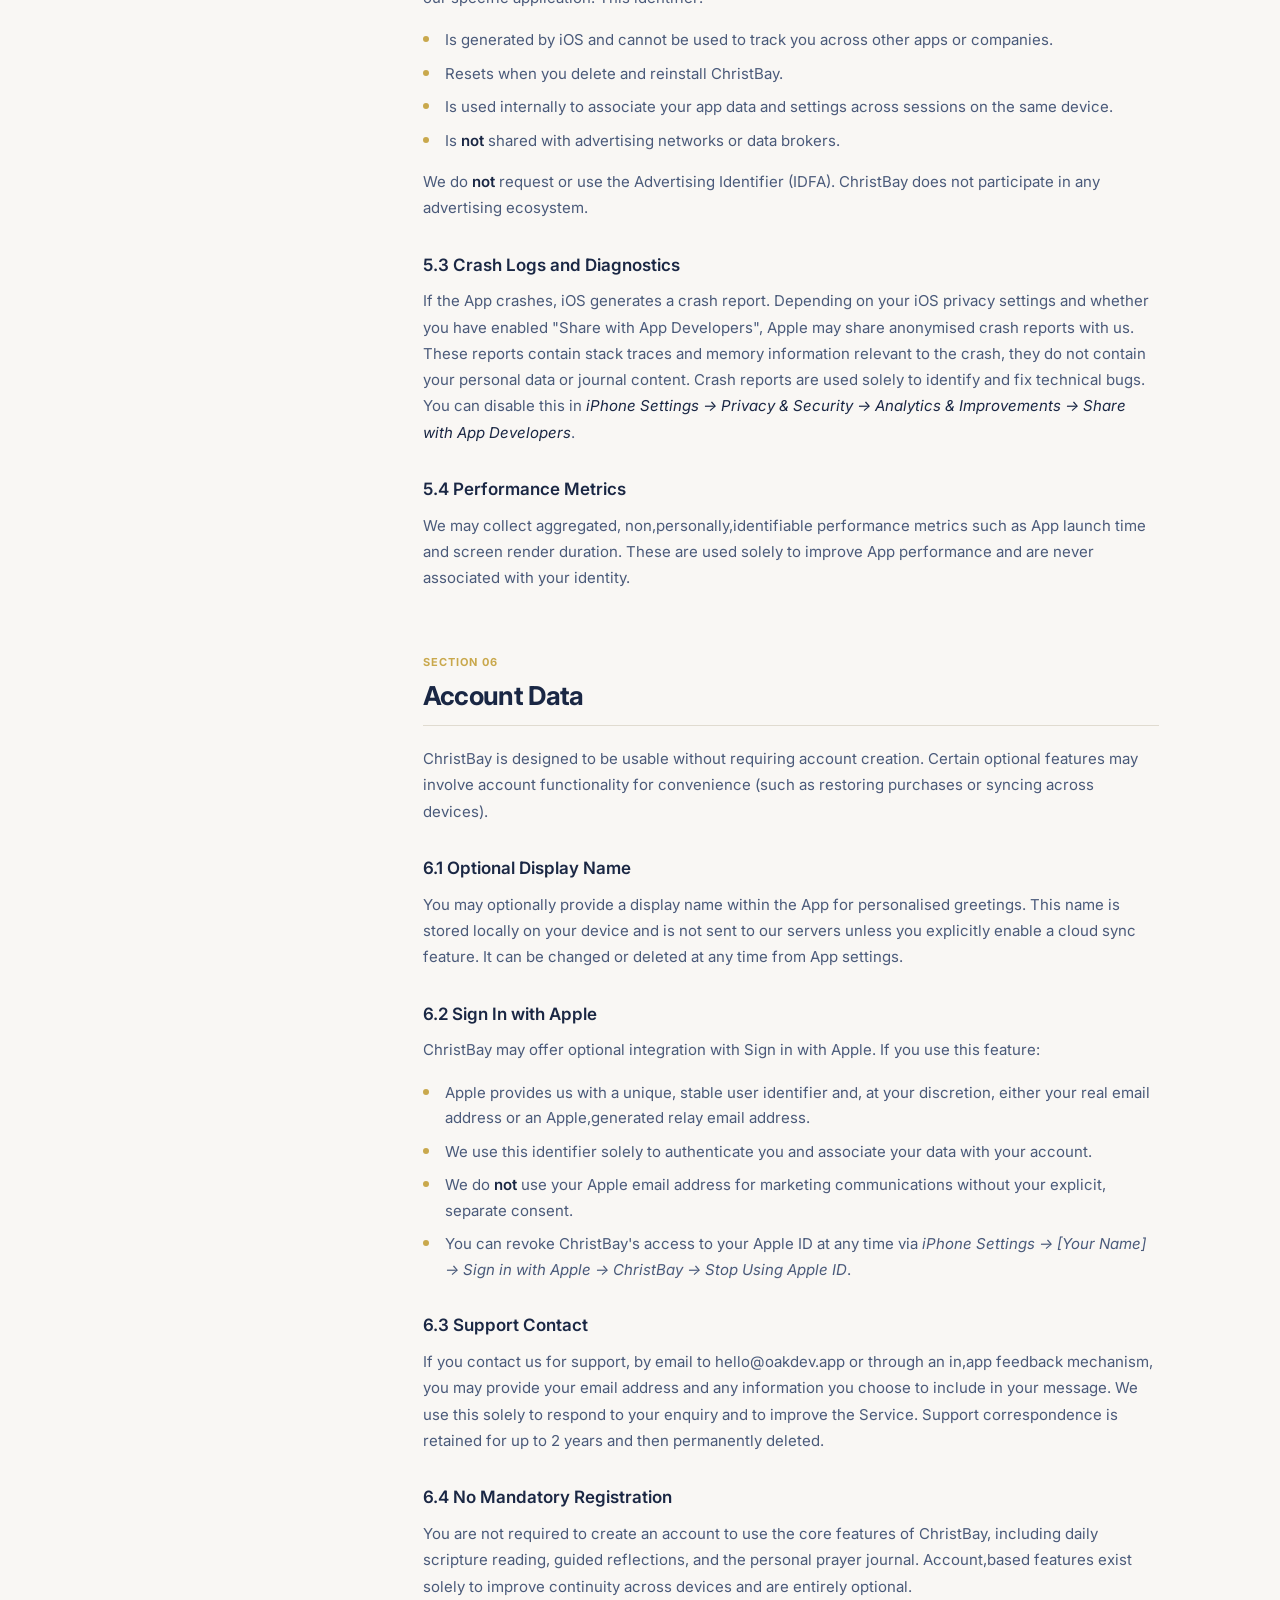
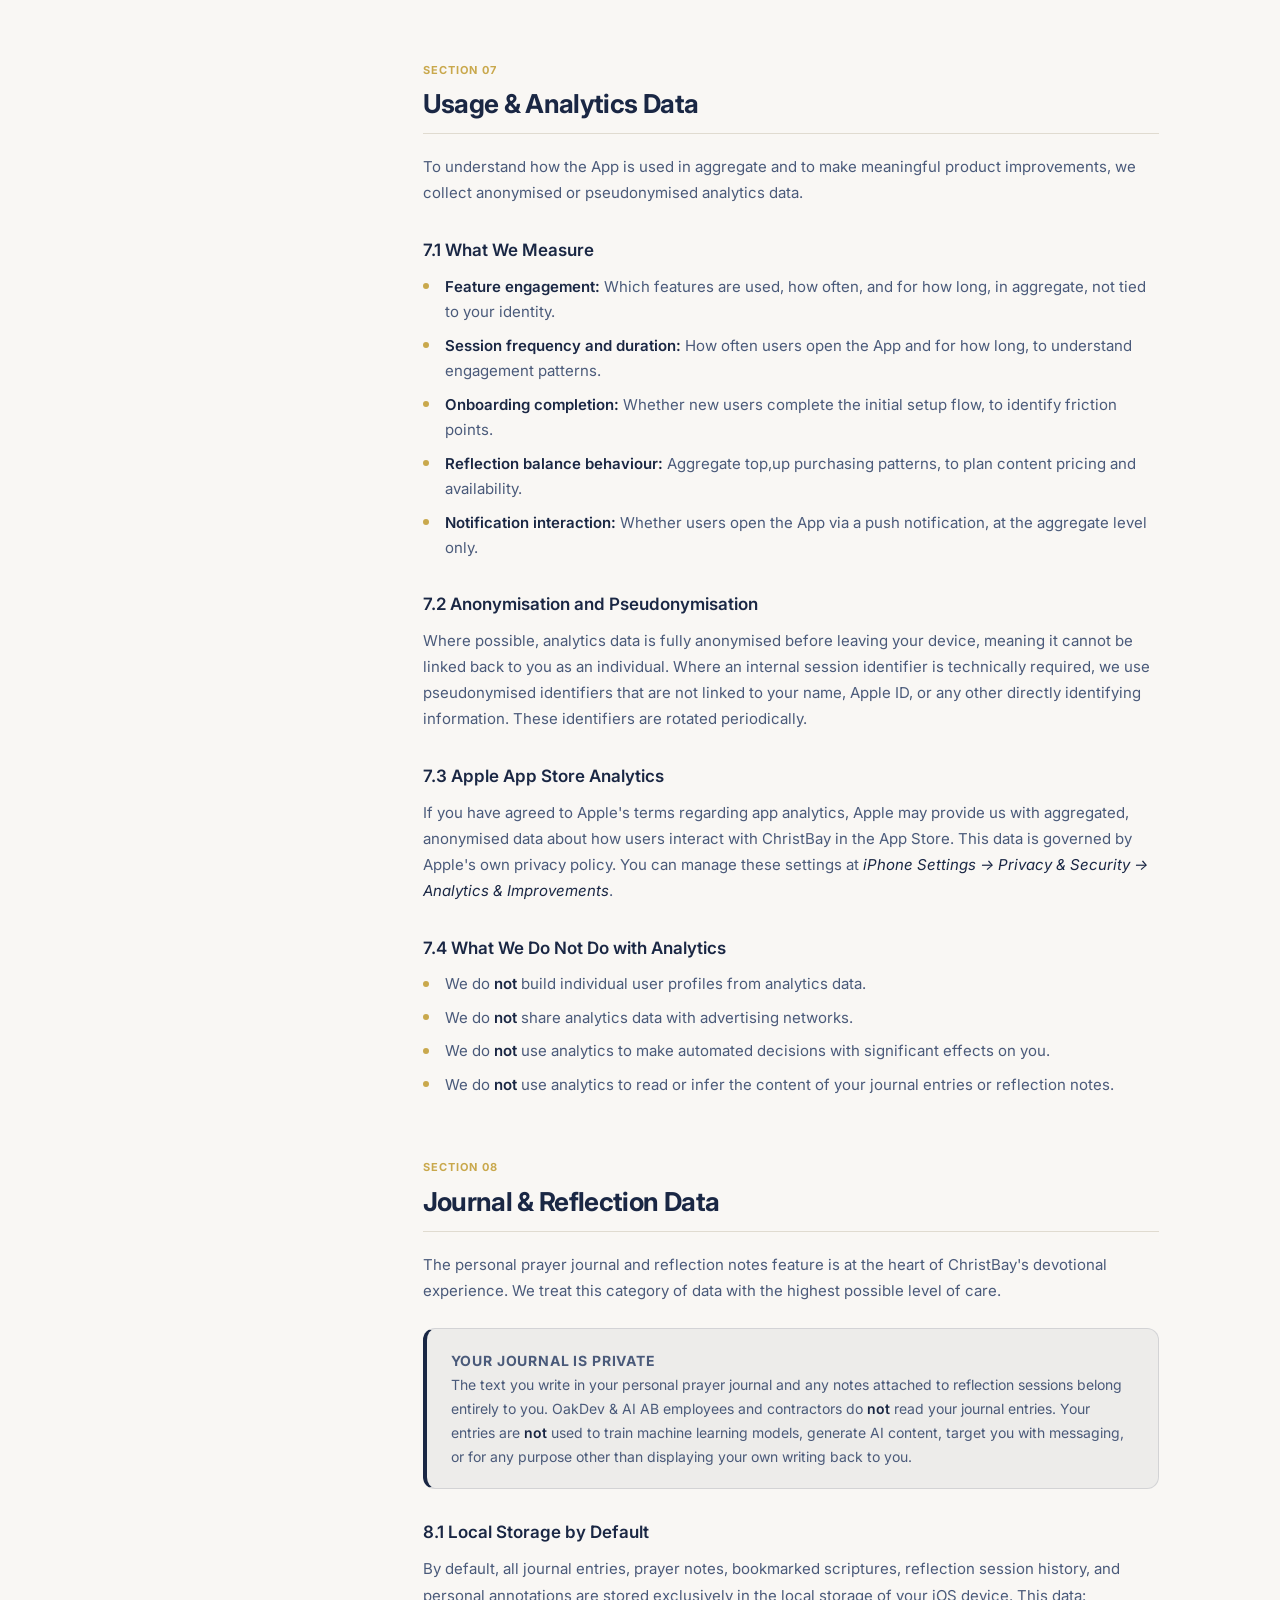
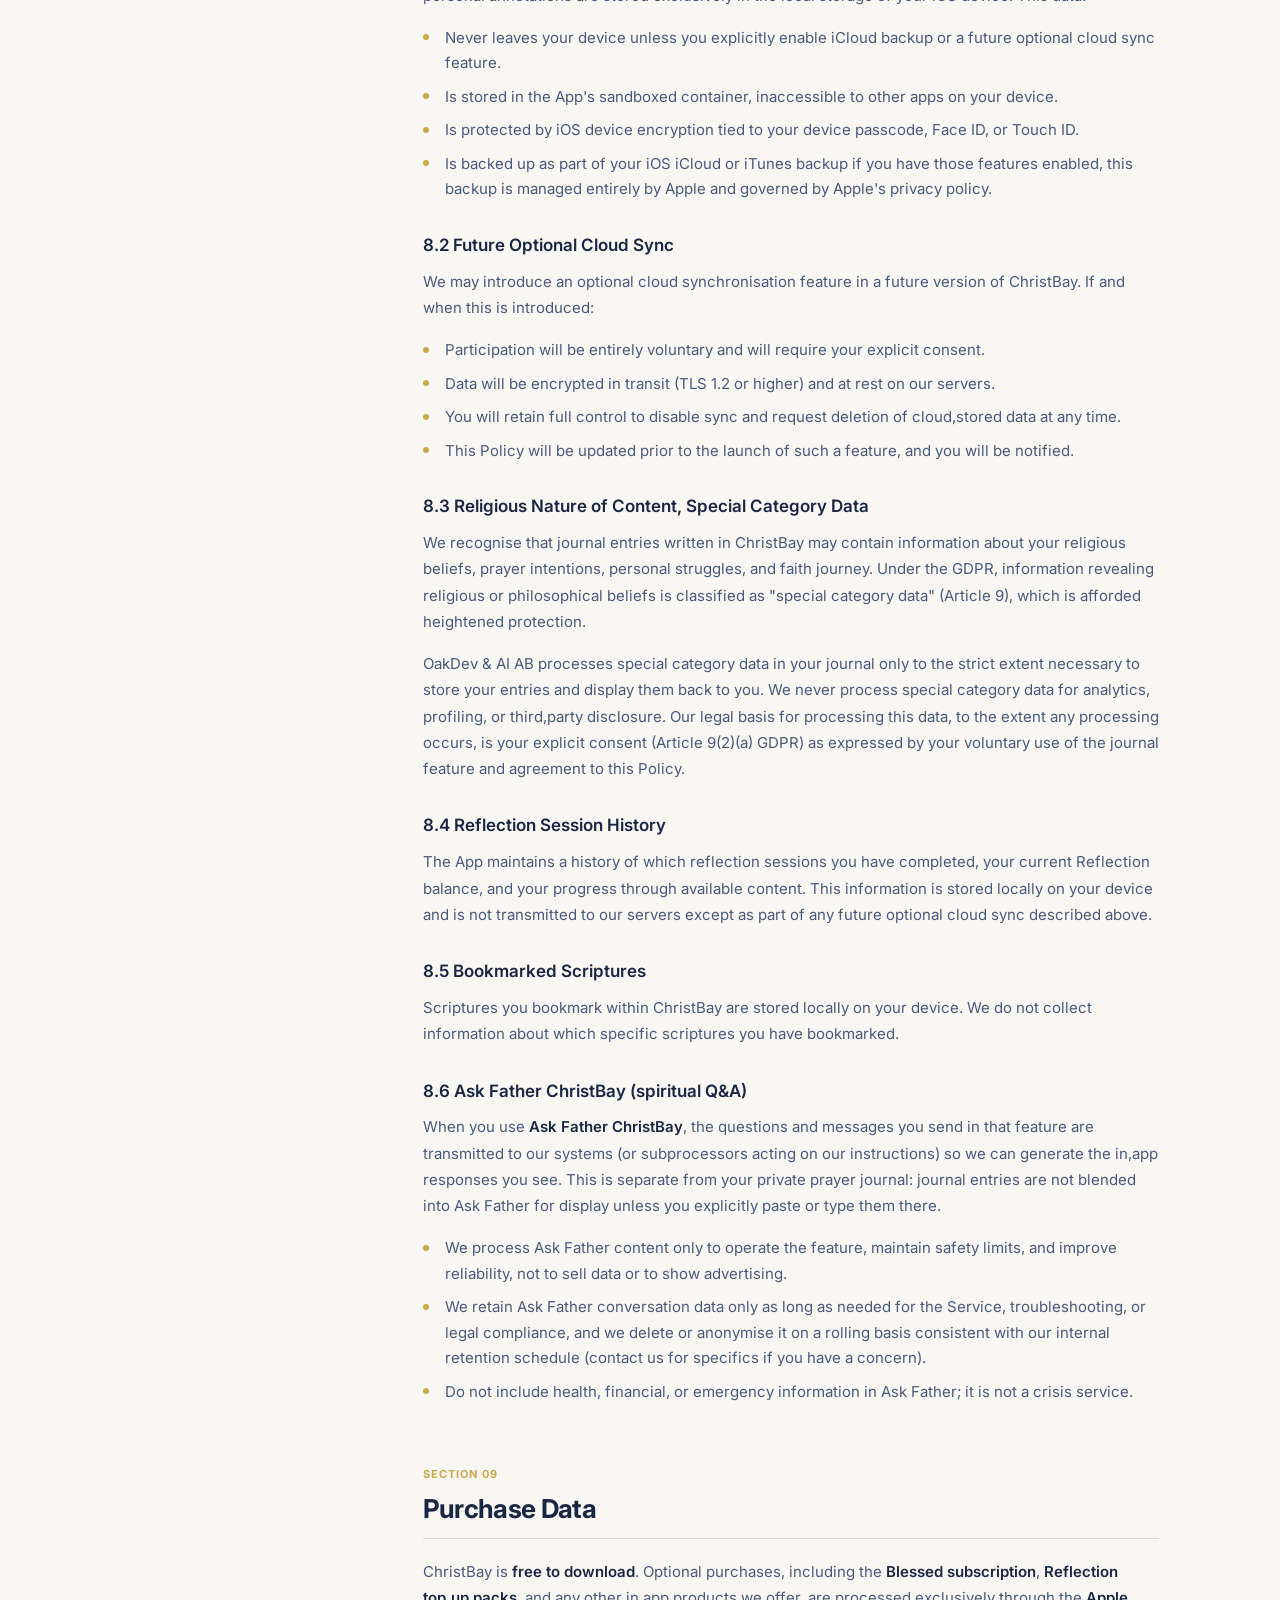
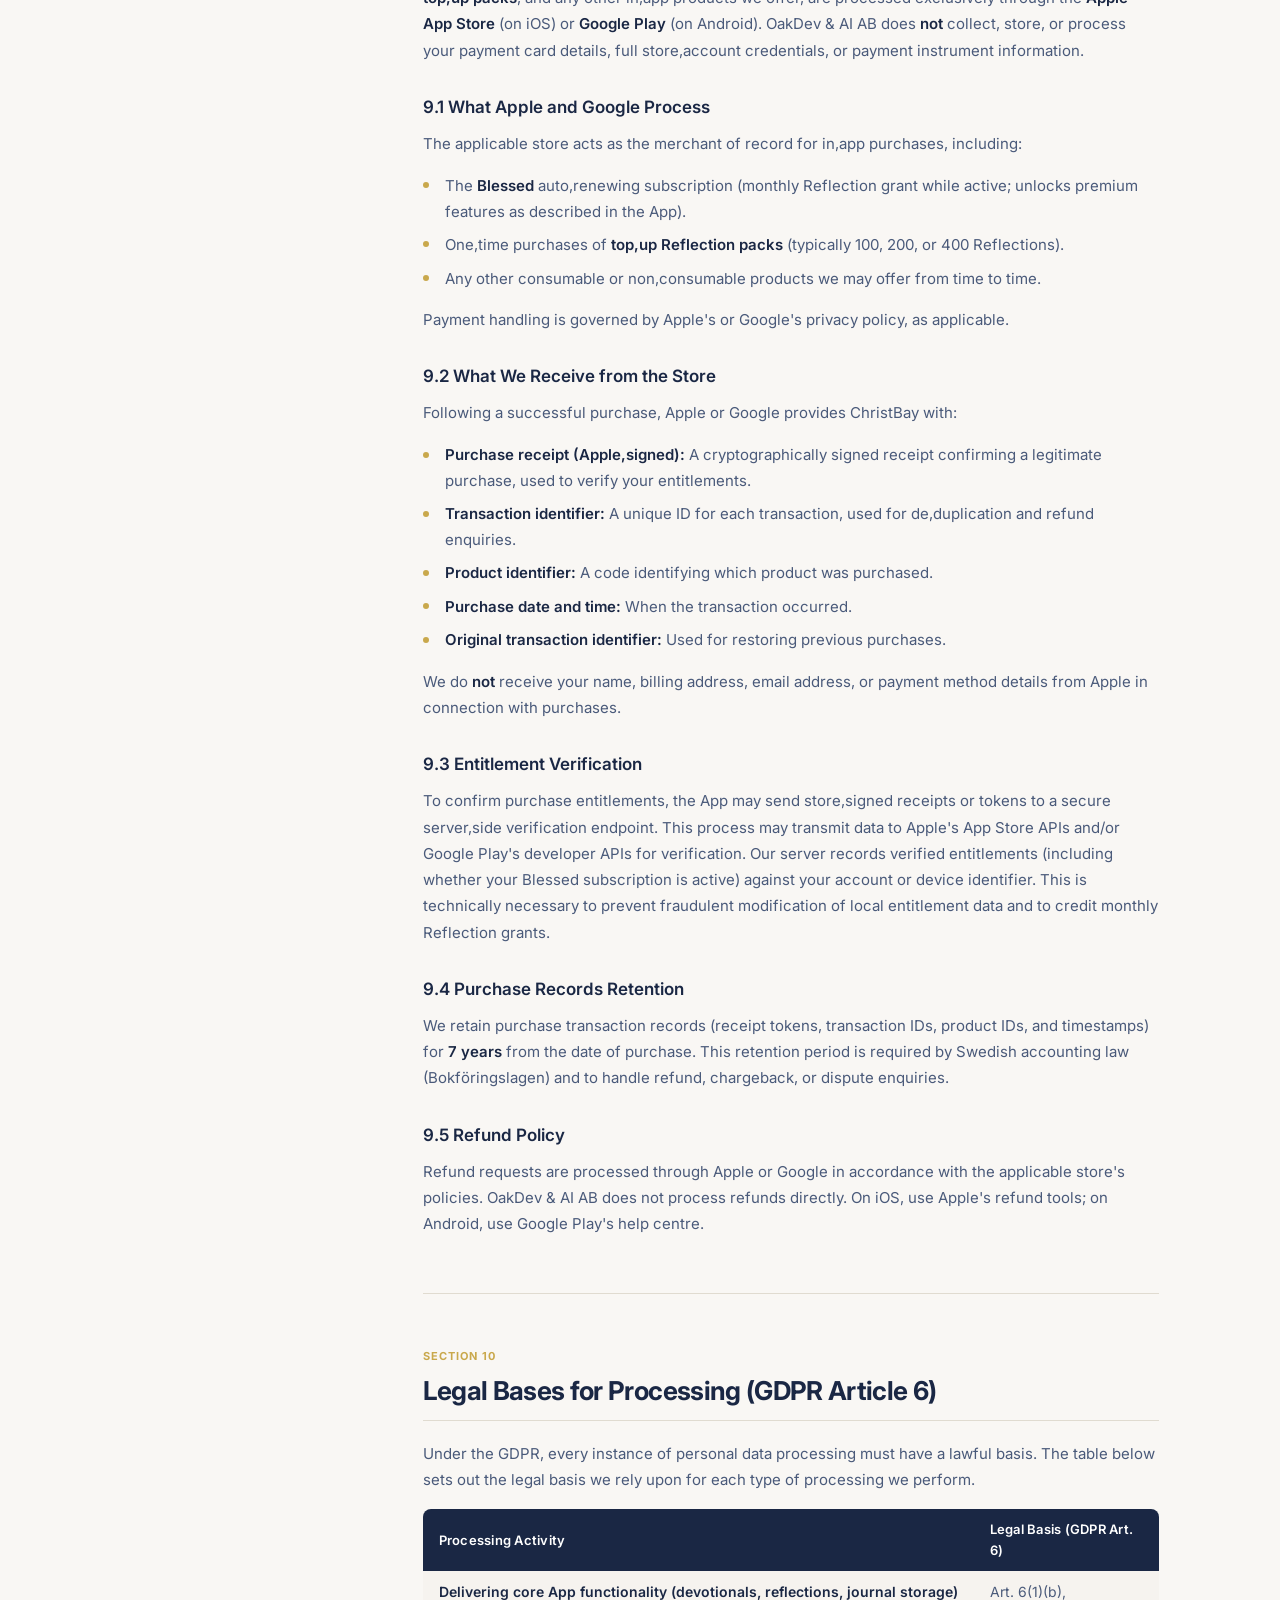
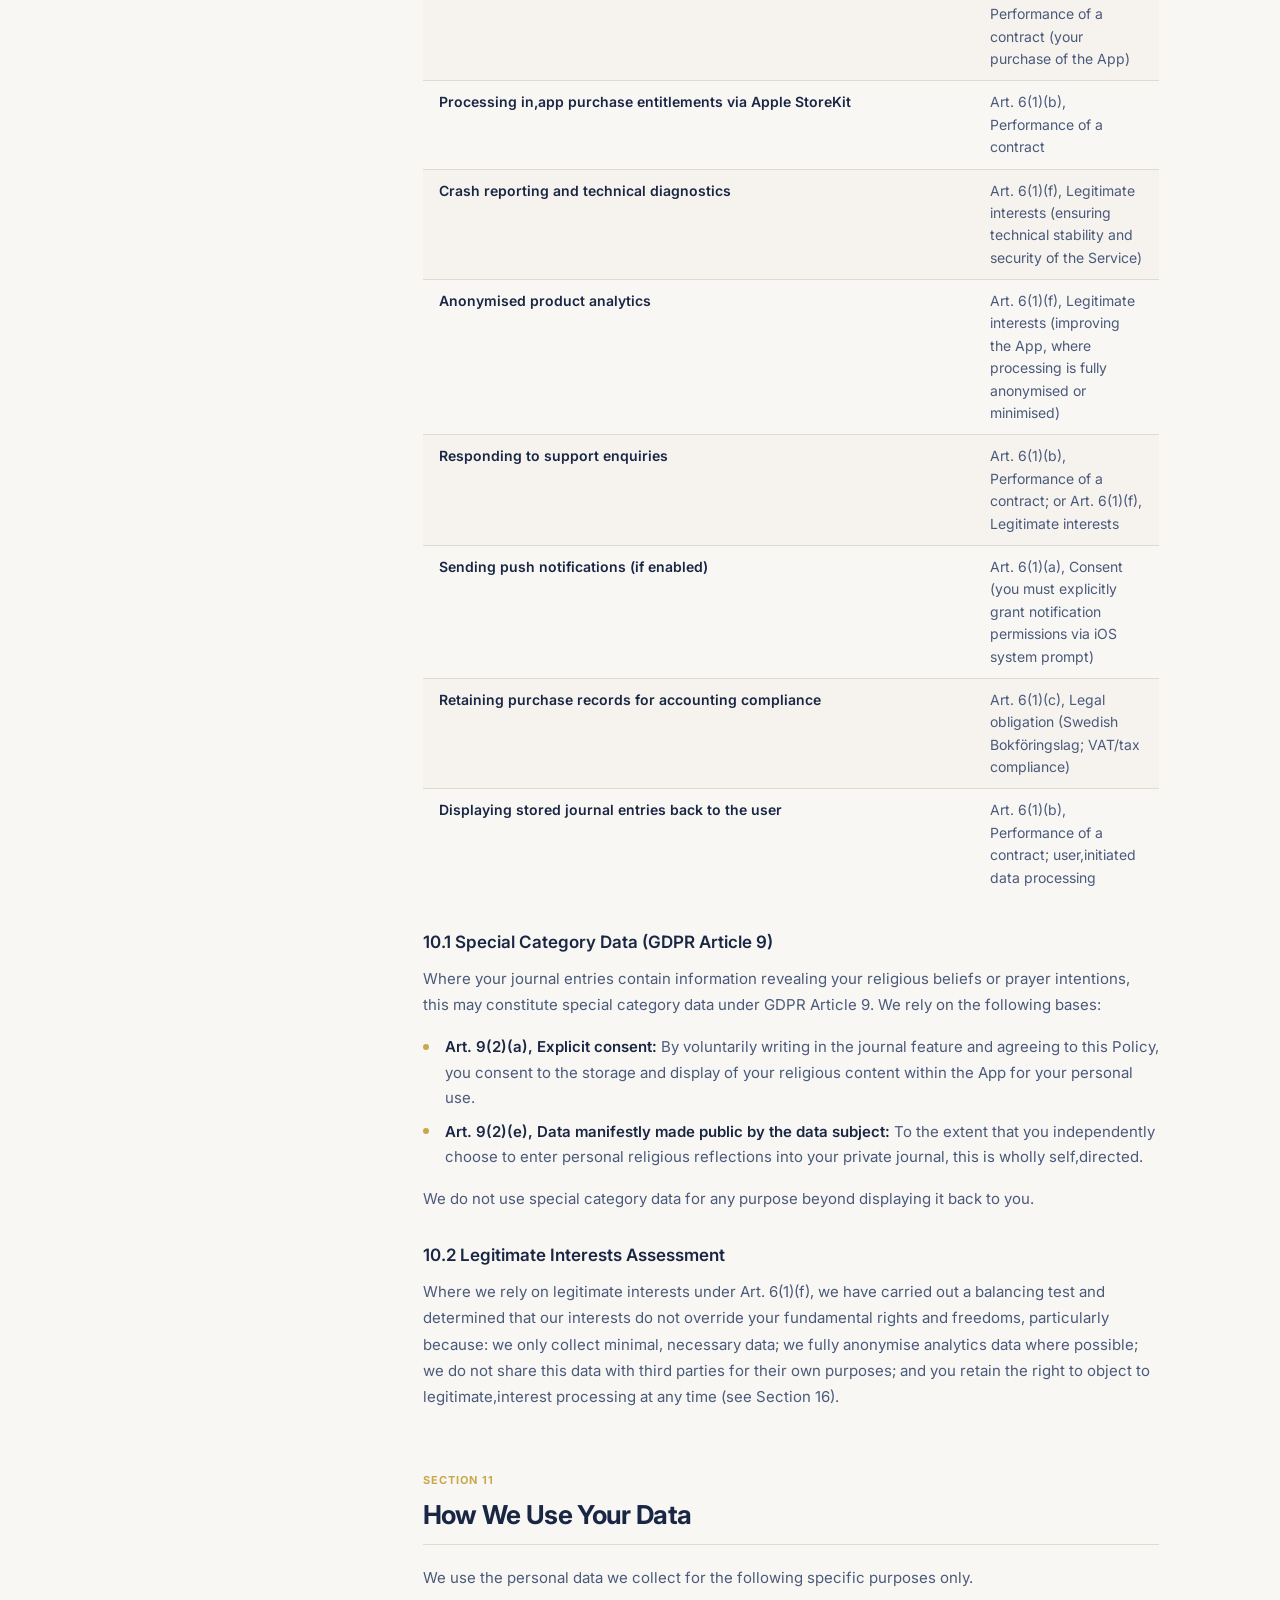
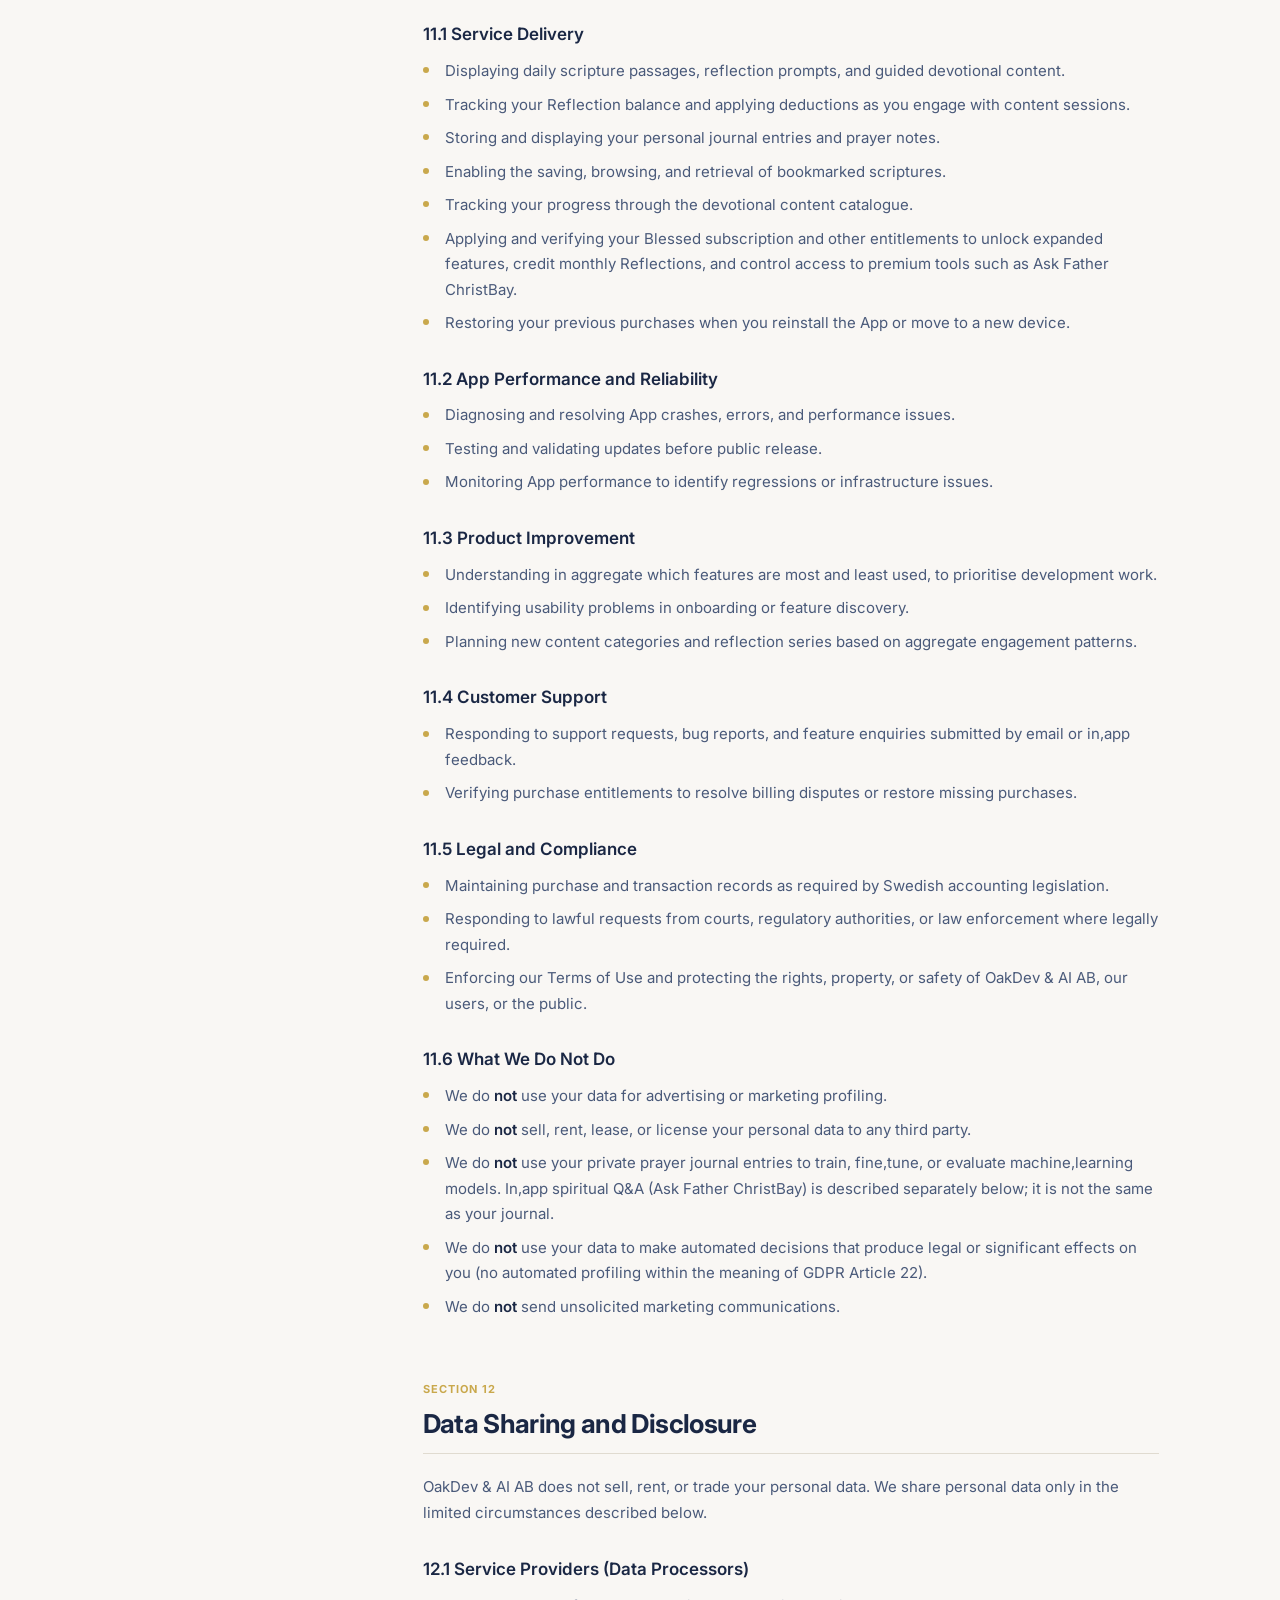
<file: privacy/index.html>
<!DOCTYPE html>
<html lang="en">
<head>
  <meta charset="UTF-8" />
  <meta name="viewport" content="width=device-width, initial-scale=1.0" />
  <meta name="description" content="Privacy Policy for ChristBay, how OakDev &amp; AI AB collects, uses, and protects your personal data." />
  <meta name="robots" content="index, follow" />
  <title>Privacy Policy, ChristBay</title>
  <link rel="icon" type="image/png" href="/assets/brand.png" />
  <link rel="preconnect" href="https://fonts.googleapis.com" />
  <link rel="preconnect" href="https://fonts.gstatic.com" crossorigin />
  <link href="https://fonts.googleapis.com/css2?family=Inter:ital,wght@0,300;0,400;0,500;0,600;0,700;1,400&display=swap" rel="stylesheet" />
  <link rel="stylesheet" href="/assets/css/site-nav.css" />
  <style>
    :root {
      --navy:           #1a2744;
      --navy-light:     #243355;
      --navy-deep:      #121d35;
      --gold:           #c9a84c;
      --gold-light:     #dfc980;
      --gold-subtle:    #f5edcc;
      --warm-white:     #f9f7f4;
      --cream:          #f0ece4;
      --white:          #ffffff;
      --text-primary:   #1a2744;
      --text-secondary: #4a5a7a;
      --text-muted:     #7a8ba5;
      --border:         #e0dbd0;
      --shadow-sm:      0 1px 3px rgba(26,39,68,.08);
      --shadow-md:      0 4px 16px rgba(26,39,68,.10);
      --radius:         12px;
      --radius-sm:      8px;
      --transition:     0.25s ease;
      --max-width:      1100px;
      --doc-max-width:  800px;
    }
    *,*::before,*::after{box-sizing:border-box;margin:0;padding:0}
    html{scroll-behavior:smooth;font-size:16px}
    body{font-family:'Inter',system-ui,-apple-system,BlinkMacSystemFont,sans-serif;background:var(--warm-white);color:var(--text-primary);line-height:1.6;-webkit-font-smoothing:antialiased;overflow-x:hidden}
    img{max-width:100%;height:auto;display:block}
    a{color:inherit;text-decoration:none}
    ul{list-style:none}

    /* Skip link */
    .skip-link{position:absolute;top:-120px;left:1rem;background:var(--navy);color:var(--white);padding:.5rem 1rem;border-radius:var(--radius-sm);font-size:.875rem;font-weight:600;z-index:9999;transition:top var(--transition)}
    .skip-link:focus{top:1rem}

    /* Page hero */
    .page-hero{background:linear-gradient(155deg,var(--navy-deep) 0%,var(--navy) 55%,var(--navy-light) 100%);color:var(--white);text-align:center;padding:5rem 1.5rem 4rem;position:relative;overflow:hidden}
    .page-hero::before{content:'';position:absolute;inset:0;background:radial-gradient(ellipse 60% 50% at 20% 40%,rgba(201,168,76,.07) 0%,transparent 60%),radial-gradient(ellipse 50% 60% at 80% 60%,rgba(201,168,76,.05) 0%,transparent 60%);pointer-events:none}
    .page-hero-inner{position:relative;z-index:1;max-width:var(--doc-max-width);margin:0 auto}
    .page-hero-label{display:inline-block;font-size:.75rem;font-weight:600;letter-spacing:.12em;text-transform:uppercase;color:var(--gold-light);margin-bottom:1rem}
    .page-hero h1{font-size:clamp(2rem,4vw,3rem);font-weight:700;letter-spacing:-.03em;line-height:1.15;margin-bottom:1.25rem;color:var(--white)}
    .page-hero-meta{display:flex;flex-wrap:wrap;justify-content:center;gap:.5rem 1.5rem;font-size:.875rem;color:rgba(255,255,255,.65)}
    .page-hero-meta span{display:flex;align-items:center;gap:.375rem}
    .dot{width:4px;height:4px;border-radius:50%;background:rgba(201,168,76,.6);display:inline-block}

    /* Document layout */
    .doc-layout{max-width:var(--max-width);margin:0 auto;padding:4rem 1.5rem 6rem;display:grid;grid-template-columns:260px 1fr;gap:3.5rem;align-items:start}
    @media(max-width:900px){.doc-layout{grid-template-columns:1fr;gap:2rem;padding:2.5rem 1.5rem 5rem}}

    /* TOC */
    .toc{position:sticky;top:84px}
    @media(max-width:900px){.toc{position:static;background:var(--cream);border:1px solid var(--border);border-radius:var(--radius);padding:1.5rem}}
    .toc-title{font-size:.6875rem;font-weight:700;letter-spacing:.1em;text-transform:uppercase;color:var(--text-muted);margin-bottom:1rem}
    .toc-list{display:flex;flex-direction:column;gap:.125rem}
    .toc-list a{font-size:.8125rem;font-weight:500;color:var(--text-secondary);padding:.375rem .625rem;border-radius:var(--radius-sm);border-left:2px solid transparent;transition:color var(--transition),border-color var(--transition),background var(--transition);display:block;line-height:1.4}
    .toc-list a:hover,.toc-list a.active{color:var(--navy);border-left-color:var(--gold);background:rgba(201,168,76,.07)}
    .toc-list .toc-sub{padding-left:1.25rem;font-size:.75rem;color:var(--text-muted)}
    .toc-list .toc-sub:hover,.toc-list .toc-sub.active{color:var(--text-secondary)}
    .toc-contact-box{margin-top:2rem;padding:1rem 1.125rem;background:linear-gradient(135deg,rgba(201,168,76,.10) 0%,rgba(201,168,76,.04) 100%);border:1px solid rgba(201,168,76,.25);border-radius:var(--radius)}
    .toc-contact-box p{font-size:.75rem;color:var(--text-secondary);line-height:1.5;margin-bottom:.5rem}
    .toc-contact-box a{font-size:.8125rem;font-weight:600;color:var(--gold);text-decoration:underline;text-underline-offset:2px}
    @media(max-width:900px){.toc-contact-box{display:none}}

    /* Doc content */
    .doc-content{min-width:0}
    .policy-notice{background:linear-gradient(135deg,rgba(201,168,76,.12) 0%,rgba(201,168,76,.04) 100%);border:1px solid rgba(201,168,76,.3);border-left:4px solid var(--gold);border-radius:var(--radius);padding:1.25rem 1.5rem;margin-bottom:3rem}
    .policy-notice p{font-size:.875rem;color:var(--text-secondary);line-height:1.6}
    .policy-notice p strong{color:var(--text-primary)}
    .policy-section{margin-bottom:3.5rem;scroll-margin-top:90px}
    .policy-section:last-child{margin-bottom:0}
    .section-number{display:inline-block;font-size:.6875rem;font-weight:700;letter-spacing:.1em;text-transform:uppercase;color:var(--gold);margin-bottom:.5rem}
    .policy-section h2{font-size:clamp(1.25rem,2.5vw,1.625rem);font-weight:700;letter-spacing:-.025em;color:var(--navy);margin-bottom:1.25rem;padding-bottom:.75rem;border-bottom:1px solid var(--border);line-height:1.3}
    .policy-section h3{font-size:1.0625rem;font-weight:600;color:var(--navy);margin-top:2rem;margin-bottom:.75rem;line-height:1.35}
    .policy-section h4{font-size:.9375rem;font-weight:600;color:var(--text-primary);margin-top:1.5rem;margin-bottom:.5rem}
    .policy-section p{font-size:.9375rem;color:var(--text-secondary);line-height:1.75;margin-bottom:1rem}
    .policy-section p:last-child{margin-bottom:0}
    .policy-section p strong{color:var(--text-primary);font-weight:600}
    .policy-section p em{font-style:italic;color:var(--text-primary)}

    /* Lists */
    .policy-list{margin:.75rem 0 1rem;padding-left:0;list-style:none;display:flex;flex-direction:column;gap:.5rem}
    .policy-list li{font-size:.9375rem;color:var(--text-secondary);line-height:1.7;padding-left:1.375rem;position:relative}
    .policy-list li::before{content:'';position:absolute;left:0;top:.62em;width:6px;height:6px;border-radius:50%;background:var(--gold)}
    .policy-list li strong{color:var(--text-primary);font-weight:600}
    .policy-list-ordered{margin:.75rem 0 1rem;padding-left:0;list-style:none;counter-reset:pol;display:flex;flex-direction:column;gap:.625rem}
    .policy-list-ordered li{font-size:.9375rem;color:var(--text-secondary);line-height:1.7;padding-left:2rem;position:relative;counter-increment:pol}
    .policy-list-ordered li::before{content:counter(pol)".";position:absolute;left:0;top:0;font-size:.8125rem;font-weight:700;color:var(--gold);min-width:1.5rem}
    .policy-list-ordered li strong{color:var(--text-primary);font-weight:600}

    /* Tables */
    .def-table{width:100%;border-collapse:collapse;margin:1rem 0 1.5rem;font-size:.875rem}
    .def-table th{text-align:left;padding:.625rem 1rem;background:var(--navy);color:var(--white);font-weight:600;font-size:.8125rem;letter-spacing:.02em}
    .def-table th:first-child{border-radius:var(--radius-sm) 0 0 0}
    .def-table th:last-child{border-radius:0 var(--radius-sm) 0 0}
    .def-table td{padding:.625rem 1rem;border-bottom:1px solid var(--border);color:var(--text-secondary);vertical-align:top;line-height:1.6}
    .def-table td:first-child{font-weight:600;color:var(--text-primary);white-space:nowrap;width:30%}
    .def-table tr:last-child td{border-bottom:none}
    .def-table tr:nth-child(odd) td{background:rgba(240,236,228,.35)}
    @media(max-width:600px){
      .def-table,.def-table tbody,.def-table tr,.def-table td{display:block;width:100%}
      .def-table thead{display:none}
      .def-table td{border-bottom:none;padding:.5rem .75rem}
      .def-table td:first-child{font-size:.75rem;text-transform:uppercase;letter-spacing:.05em;color:var(--gold);padding-bottom:.125rem;white-space:normal;width:100%}
      .def-table tr{border:1px solid var(--border);border-radius:var(--radius-sm);margin-bottom:.75rem;overflow:hidden;padding:.25rem 0;background:var(--white)}
    }

    /* Callouts */
    .callout{border-radius:var(--radius);padding:1.25rem 1.5rem;margin:1.5rem 0}
    .callout-info{background:rgba(26,39,68,.04);border:1px solid rgba(26,39,68,.10);border-left:4px solid var(--navy-light)}
    .callout-important{background:rgba(201,168,76,.08);border:1px solid rgba(201,168,76,.25);border-left:4px solid var(--gold)}
    .callout-privacy{background:rgba(26,39,68,.05);border:1px solid rgba(26,39,68,.12);border-left:4px solid var(--navy)}
    .callout-title{font-size:.8125rem;font-weight:700;letter-spacing:.06em;text-transform:uppercase;margin-bottom:.625rem;color:var(--text-primary)}
    .callout p{font-size:.875rem;color:var(--text-secondary);line-height:1.7;margin-bottom:0}
    .callout p strong{color:var(--text-primary)}

    /* Divider */
    .policy-divider{border:none;border-top:1px solid var(--border);margin:3rem 0}

    /* Links */
    .doc-link{color:var(--navy);font-weight:500;text-decoration:underline;text-underline-offset:2px;transition:color var(--transition)}
    .doc-link:hover{color:var(--gold)}

    /* Footer (same as index.html) */
    .site-footer{background:#0b1220;color:rgba(255,255,255,.5);padding:4.5rem 1.5rem 2.5rem}
    .footer-inner{max-width:var(--max-width);margin:0 auto}
    .footer-top{display:flex;align-items:flex-start;justify-content:space-between;padding-bottom:2.5rem;border-bottom:1px solid rgba(255,255,255,.07);gap:2rem;flex-wrap:wrap}
    .footer-brand{display:flex;align-items:center;gap:.625rem}
    .footer-brand img{width:36px;height:36px;object-fit:cover;border-radius:50%;border:1px solid rgba(255,255,255,.95);box-shadow:0 0 0 1px rgba(0,0,0,.18);opacity:1}
    .footer-brand-name{font-size:1rem;font-weight:700;color:var(--white)}
    .footer-nav{display:flex;gap:.5rem 2.25rem;flex-wrap:wrap;align-items:center}
    .footer-nav a{font-size:.875rem;color:rgba(255,255,255,.45);transition:color var(--transition)}
    .footer-nav a:hover{color:var(--white)}
    .footer-bottom{padding-top:2rem;display:flex;align-items:center;justify-content:space-between;flex-wrap:wrap;gap:.75rem}
    .footer-copyright{font-size:.8125rem;color:rgba(255,255,255,.3)}
    .footer-tagline{font-size:.8125rem;color:rgba(255,255,255,.2);font-style:italic}

    @media(prefers-reduced-motion:reduce){*,*::before,*::after{transition:none!important;animation:none!important}}
    @media print{.site-header,.toc,.skip-link{display:none}.doc-layout{display:block;padding:1rem 0}.policy-section{break-inside:avoid}body{background:white;color:black}}
  </style>

<script>
(function () {
  var downloadToggle = document.getElementById('download-toggle');
  var downloadMenu = document.getElementById('download-menu');
  if (downloadToggle && downloadMenu) {
    downloadToggle.addEventListener('click', function (e) {
      e.preventDefault();
      var isOpen = downloadMenu.classList.contains('open');
      downloadMenu.classList.toggle('open');
      downloadToggle.setAttribute('aria-expanded', !isOpen);
    });
    document.addEventListener('click', function (e) {
      if (!downloadToggle.contains(e.target) && !downloadMenu.contains(e.target)) {
        downloadMenu.classList.remove('open');
        downloadToggle.setAttribute('aria-expanded', 'false');
      }
    });
    document.addEventListener('keydown', function (e) {
      if (e.key === 'Escape') {
        downloadMenu.classList.remove('open');
        downloadToggle.setAttribute('aria-expanded', 'false');
      }
    });
    downloadMenu.querySelectorAll('a').forEach(function (link) {
      link.addEventListener('click', function () {
        downloadMenu.classList.remove('open');
        downloadToggle.setAttribute('aria-expanded', 'false');
      });
    });
  }
})();
</script>
</head>
<body>

<a href="#main" class="skip-link">Skip to main content</a>

<header class="site-header" role="banner">
  <nav class="nav-inner" aria-label="Primary navigation">
    <a href="/" class="nav-brand" aria-label="ChristBay, home">
      <img src="/assets/brand.png" alt="" aria-hidden="true" />
      <span class="nav-brand-name">ChristBay</span>
    </a>
    <div class="nav-links">
      <a href="/#features" class="nav-text">Features</a>
      <a href="/#premium" class="nav-text">Premium</a>
      <a href="/history/" class="nav-text">Our Story</a>
      <a href="/support/" class="nav-text">Support</a>
      <div class="nav-dropdown">
        <button type="button" class="nav-cta" id="download-toggle" aria-expanded="false" aria-haspopup="true" aria-label="Download options">Download</button>
        <div class="nav-dropdown-menu" id="download-menu">
          <a href="https://apps.apple.com/se/app/christbay-daglig-reflektion/id6759575925" class="nav-dropdown-item" aria-label="Download on Apple App Store">
            <svg viewBox="0 0 24 24" width="18" height="18" aria-hidden="true" focusable="false" xmlns="http://www.w3.org/2000/svg"><path fill="currentColor" d="M18.71 19.5c-.83 1.24-1.71 2.45-3.05 2.47-1.34.03-1.77-.79-3.29-.79-1.53 0-2 .77-3.27.82-1.31.05-2.3-1.32-3.14-2.53C4.25 17 2.94 12.45 4.7 9.39c.87-1.52 2.43-2.48 4.12-2.51 1.28-.02 2.5.87 3.29.87.78 0 2.26-1.07 3.8-.91.65.03 2.47.26 3.64 1.98-.09.06-2.17 1.28-2.15 3.81.03 3.02 2.65 4.03 2.68 4.04-.03.07-.42 1.44-1.38 2.83M13 3.5c.73-.83 1.94-1.46 2.94-1.5.13 1.17-.34 2.35-1.04 3.19-.69.85-1.83 1.51-2.95 1.42-.15-1.15.41-2.35 1.05-3.11z"/></svg>
            App Store
          </a>
          <a href="https://play.google.com/store/apps/details?id=com.oakdev.christbay" class="nav-dropdown-item" aria-label="Download on Google Play Store">
            <svg viewBox="0 0 24 24" width="18" height="18" aria-hidden="true" focusable="false" xmlns="http://www.w3.org/2000/svg"><path fill="currentColor" d="M3.609 1.814L13.792 12 3.609 22.186c-.386.387-.593.916-.593 1.465V1.349c0 .549.207 1.078.593 1.465zm10.908 10.911L21.268 24 3.609 1.814 14.517 12.722z"/></svg>
            Google Play
          </a>
        </div>
      </div>
    </div>
  </nav>
</header>

<div class="page-hero" role="banner" aria-label="Privacy Policy header">
  <div class="page-hero-inner">
    <span class="page-hero-label">Legal &amp; Data Protection</span>
    <h1>Privacy Policy</h1>
    <div class="page-hero-meta">
      <span><span class="dot" aria-hidden="true"></span>Effective: April&nbsp;5,&nbsp;2026</span>
      <span><span class="dot" aria-hidden="true"></span>Last updated: April&nbsp;5,&nbsp;2026</span>
      <span><span class="dot" aria-hidden="true"></span>Version&nbsp;2.0</span>
    </div>
  </div>
</div>

<main id="main">
  <div class="doc-layout">

    <aside class="toc" aria-label="Table of contents">
      <p class="toc-title">Contents</p>
      <nav class="toc-list" aria-label="Policy sections">
        <a href="#s1">1. Introduction</a>
        <a href="#s2">2. Data Controller</a>
        <a href="#s3">3. Definitions</a>
        <a href="#s4">4. Data We Collect, Overview</a>
        <a href="#s5" class="toc-sub">5. Device &amp; Technical Data</a>
        <a href="#s6" class="toc-sub">6. Account Data</a>
        <a href="#s7" class="toc-sub">7. Usage &amp; Analytics Data</a>
        <a href="#s8" class="toc-sub">8. Journal &amp; Reflection Data</a>
        <a href="#s9" class="toc-sub">9. Purchase Data</a>
        <a href="#s10">10. Legal Bases (GDPR Art. 6)</a>
        <a href="#s11">11. How We Use Your Data</a>
        <a href="#s12">12. Data Sharing &amp; Disclosure</a>
        <a href="#s13">13. Apple &amp; the App Store</a>
        <a href="#s14">14. Data Retention</a>
        <a href="#s15">15. International Transfers</a>
        <a href="#s16">16. Your GDPR Rights</a>
        <a href="#s17">17. Account Deletion</a>
        <a href="#s18">18. Children's Privacy</a>
        <a href="#s19">19. Security</a>
        <a href="#s20">20. Cookies &amp; Tracking</a>
        <a href="#s21">21. Push Notifications</a>
        <a href="#s22">22. Third,Party Services</a>
        <a href="#s23">23. Links to Other Sites</a>
        <a href="#s24">24. Changes to This Policy</a>
        <a href="#s25">25. Governing Law</a>
        <a href="#s26">26. Contact Us</a>
        <a href="#s27">27. Supervisory Authority</a>
      </nav>
      <div class="toc-contact-box" role="complementary">
        <p>Questions about your data?</p>
        <a href="mailto:hello@oakdev.app">hello@oakdev.app</a>
      </div>
    </aside>

    <div class="doc-content">

      <div class="policy-notice" role="note">
        <p><strong>Plain language summary:</strong> ChristBay is built on respect for your faith and your privacy. We collect only what is necessary to deliver the app experience. Your personal prayer journal and reflection entries are yours, we do not read them, sell them, or use them to train AI models. This policy explains everything in full detail.</p>
      </div>

      <!-- ===== 1. Introduction ===== -->
      <section class="policy-section" id="s1" aria-labelledby="h1">
        <span class="section-number">Section 01</span>
        <h2 id="h1">Introduction</h2>

        <p>This Privacy Policy ("<strong>Policy</strong>") describes how <strong>OakDev &amp; AI AB</strong>, a Swedish limited liability company ("<strong>Company</strong>", "<strong>we</strong>", "<strong>us</strong>", or "<strong>our</strong>"), collects, uses, stores, discloses, and protects personal data in connection with the <strong>ChristBay</strong> mobile application ("<strong>App</strong>") and any related websites, services, features, or content (collectively, the "<strong>Service</strong>").</p>

        <p>By downloading, installing, accessing, or using ChristBay, you acknowledge that you have read, understood, and agree to be bound by this Policy. If you do not agree with any part of this Policy, you must not use the Service.</p>

        <p>This Policy is written in English. In the event of any conflict between a translated version and the English version, the English version shall prevail.</p>

        <h3>1.1 Scope</h3>
        <p>This Policy applies to all users of the ChristBay application distributed via the Apple App Store and Google Play, as well as to visitors of any ChristBay,related web pages hosted by OakDev &amp; AI AB. It does not apply to third,party websites or services that may be accessible from within or alongside the App, which are governed by their own privacy policies.</p>

        <h3>1.2 Our Commitment</h3>
        <p>OakDev &amp; AI AB built ChristBay as a private, personal devotional tool. The nature of the App, daily scripture, guided reflection, and prayer, means that the content you engage with can be deeply personal. We take that seriously.</p>
        <ul class="policy-list">
          <li><strong>Minimal collection:</strong> We collect only the data necessary to provide and improve the Service.</li>
          <li><strong>No advertising:</strong> ChristBay is permanently ad,free. We do not build advertising profiles.</li>
          <li><strong>No data selling:</strong> We do not sell, rent, or trade your personal data to any third party, ever.</li>
          <li><strong>No AI training:</strong> Your prayer journal entries and reflection notes are never used to train machine learning or artificial intelligence models.</li>
          <li><strong>User control:</strong> You have full rights over your personal data, including the right to access, correct, export, and permanently delete it.</li>
        </ul>

        <h3>1.3 Who This Policy Is For</h3>
        <p>This Policy applies to all persons who use the ChristBay application, including free users, subscribers to the <strong>Blessed</strong> tier, and users who have purchased optional Reflection top,up packs. All categories of users are subject to the same privacy protections described herein, except where a specific processing activity is described only for a subset of users (for example, subscription billing data).</p>

        <h3>1.4 Age Requirement</h3>
        <p>ChristBay is intended for users aged 13 and older. We do not knowingly collect personal data from children under the age of 13. Please refer to Section 18 (Children's Privacy) for our full policy regarding minors.</p>

        <h3>1.5 Relationship to Other Policies</h3>
        <p>This Privacy Policy should be read alongside our Terms of Use (available at <a href="/terms/" class="doc-link">/terms/</a>), which govern your use of the Service. In the event of any conflict between the Terms of Use and this Privacy Policy on matters of data protection, this Privacy Policy shall prevail.</p>
      </section>

      <!-- ===== 2. Data Controller ===== -->
      <section class="policy-section" id="s2" aria-labelledby="h2">
        <span class="section-number">Section 02</span>
        <h2 id="h2">Data Controller</h2>

        <p>For the purposes of the General Data Protection Regulation (EU) 2016/679 ("<strong>GDPR</strong>") and the Swedish Act Supplementing the EU Data Protection Regulation (2018:218), the data controller is:</p>

        <table class="def-table" aria-label="Data controller details">
          <thead><tr><th>Field</th><th>Detail</th></tr></thead>
          <tbody>
            <tr><td>Legal entity name</td><td>OakDev &amp; AI AB</td></tr>
            <tr><td>Legal form</td><td>Aktiebolag (AB), Swedish limited liability company</td></tr>
            <tr><td>Country of incorporation</td><td>Sweden</td></tr>
            <tr><td>Registered office</td><td>Sweden (full registered address available upon request)</td></tr>
            <tr><td>Contact email</td><td><a href="mailto:hello@oakdev.app" class="doc-link">hello@oakdev.app</a></td></tr>
            <tr><td>Application</td><td>ChristBay (iOS &amp; Android)</td></tr>
            <tr><td>Lead supervisory authority</td><td>Integritetsskyddsmyndigheten (IMY), Swedish Authority for Privacy Protection</td></tr>
          </tbody>
        </table>

        <p>As a Swedish company, OakDev &amp; AI AB is established within the European Union and is directly subject to the GDPR and applicable Swedish data protection legislation.</p>

        <h3>2.1 Data Protection Contact</h3>
        <p>All data protection enquiries, rights requests, and concerns should be directed to: <strong><a href="mailto:hello@oakdev.app" class="doc-link">hello@oakdev.app</a></strong></p>
        <p>We aim to respond to all legitimate requests within <strong>30 days</strong>, and no later than the legally required timeframes under the GDPR (typically within one month, extendable by a further two months for complex or numerous requests).</p>

        <h3>2.2 No DPO Requirement</h3>
        <p>As a small organisation whose core activities do not involve large,scale processing of special categories of data, OakDev &amp; AI AB is not currently required under Article 37 of the GDPR to appoint a Data Protection Officer (DPO). However, we are fully committed to GDPR compliance and will appoint a DPO if required by applicable law in the future.</p>
      </section>

      <!-- ===== 3. Definitions ===== -->
      <section class="policy-section" id="s3" aria-labelledby="h3">
        <span class="section-number">Section 03</span>
        <h2 id="h3">Definitions</h2>

        <p>The following definitions apply throughout this Policy:</p>

        <table class="def-table" aria-label="Key definitions">
          <thead><tr><th>Term</th><th>Meaning</th></tr></thead>
          <tbody>
            <tr><td>Personal Data</td><td>Any information relating to an identified or identifiable natural person. An identifiable person is one who can be identified, directly or indirectly, by reference to an identifier such as a name, identification number, location data, online identifier, or one or more factors specific to their identity.</td></tr>
            <tr><td>Processing</td><td>Any operation or set of operations performed on personal data, whether or not by automated means, including collection, recording, organisation, structuring, storage, adaptation, retrieval, consultation, use, disclosure, dissemination, combination, restriction, erasure, or destruction.</td></tr>
            <tr><td>Data Subject</td><td>The natural person to whom personal data relates, in the context of this Policy, primarily the user of the ChristBay application.</td></tr>
            <tr><td>Consent</td><td>A freely given, specific, informed, and unambiguous indication of the data subject's agreement to the processing of their personal data by means of a statement or clear affirmative action.</td></tr>
            <tr><td>Legitimate Interest</td><td>A legal basis for processing personal data where it is necessary for the purposes of the legitimate interests pursued by the controller or a third party, except where those interests are overridden by the interests or fundamental rights of the data subject.</td></tr>
            <tr><td>App</td><td>The ChristBay mobile application distributed by OakDev &amp; AI AB via the Apple App Store and Google Play.</td></tr>
            <tr><td>Reflections</td><td>The in,app unit used within ChristBay to access guided reflection sessions, Ask Father ChristBay, and other experiences that display a Reflection cost before you begin.</td></tr>
            <tr><td>Blessed</td><td>The premium subscription tier within ChristBay. While active, it unlocks premium features (including all 15 devotional categories and Ask Father ChristBay), provides a monthly grant of Reflections (currently 100 per billing month), and includes priority support.</td></tr>
            <tr><td>Journal</td><td>The personal prayer and reflection journal feature within ChristBay where users may write private notes associated with their devotional sessions.</td></tr>
            <tr><td>GDPR</td><td>Regulation (EU) 2016/679 of the European Parliament and of the Council of 27 April 2016 on the protection of natural persons with regard to the processing of personal data.</td></tr>
            <tr><td>Apple / App Store</td><td>Apple Inc. and the Apple App Store platform through which ChristBay is distributed on iOS and through which in,app purchases may be processed.</td></tr>
            <tr><td>Google / Google Play</td><td>Google LLC and the Google Play Store through which ChristBay is distributed on Android and through which in,app purchases may be processed.</td></tr>
            <tr><td>Third Party</td><td>Any natural or legal person other than the data subject, OakDev &amp; AI AB, or persons under the direct authority of OakDev &amp; AI AB.</td></tr>
            <tr><td>Special Category Data</td><td>Personal data revealing racial or ethnic origin, political opinions, religious or philosophical beliefs, trade union membership, genetic data, biometric data, health data, sex life, or sexual orientation (GDPR Article 9).</td></tr>
            <tr><td>IMY</td><td>Integritetsskyddsmyndigheten, the Swedish Authority for Privacy Protection, which serves as the lead supervisory authority for OakDev &amp; AI AB under the GDPR.</td></tr>
            <tr><td>EEA</td><td>The European Economic Area, the European Union member states plus Norway, Iceland, and Liechtenstein.</td></tr>
            <tr><td>SCCs</td><td>Standard Contractual Clauses, the European Commission's approved model clauses for transfers of personal data to third countries (Commission Decision 2021/914).</td></tr>
          </tbody>
        </table>
      </section>

      <!-- ===== 4. Overview ===== -->
      <section class="policy-section" id="s4" aria-labelledby="h4">
        <span class="section-number">Section 04</span>
        <h2 id="h4">Data We Collect, Overview</h2>

        <p>We collect personal data in several ways: data you provide directly, data collected automatically through your use of the App, and data received from Apple in connection with in,app purchases. Detailed descriptions follow in Sections 5, 9.</p>

        <table class="def-table" aria-label="Overview of data collected">
          <thead><tr><th>Category</th><th>Examples</th><th>Source</th></tr></thead>
          <tbody>
            <tr><td>Device &amp; technical data</td><td>Device model, OS version, app version, anonymous device identifier, locale, time zone</td><td>Automatically, your phone or tablet</td></tr>
            <tr><td>Account data</td><td>Optional display name; optional email (if you contact support); Apple ID token (if Sign in with Apple is used)</td><td>You provide it; or Apple Sign,In</td></tr>
            <tr><td>Usage &amp; analytics data</td><td>Feature interactions, session duration, crash logs, all anonymised or pseudonymised</td><td>Automatically, App telemetry</td></tr>
            <tr><td>Journal &amp; reflection data</td><td>Personal journal entries, prayer notes, bookmarked scriptures, session history</td><td>You create it directly</td></tr>
            <tr><td>Purchase data</td><td>Purchase receipt tokens, transaction IDs, product identifiers, entitlement status</td><td>Apple, StoreKit / App Store</td></tr>
          </tbody>
        </table>

        <div class="callout callout-important">
          <p class="callout-title">What we do NOT collect</p>
          <p>We do <strong>not</strong> collect your full name unless you voluntarily provide it. We do <strong>not</strong> collect your physical address, telephone number, government,issued identification numbers, payment card numbers, or bank account details (all payments are handled entirely by Apple). We do <strong>not</strong> collect biometric data, health data, or precise location data.</p>
        </div>
      </section>

      <!-- ===== 5. Device Data ===== -->
      <section class="policy-section" id="s5" aria-labelledby="h5">
        <span class="section-number">Section 05</span>
        <h2 id="h5">Device &amp; Technical Data</h2>

        <p>When you install and use ChristBay, we automatically receive certain technical information from your device and operating system (iOS or Android). The details below focus on iOS; Android devices supply analogous data (model, OS version, app version, locale, and similar) through the Google Play distribution path.</p>

        <h3>5.1 What Is Collected</h3>
        <ul class="policy-list">
          <li><strong>Device model:</strong> e.g., "iPhone 16 Pro". We use an anonymous, app,specific identifier generated by iOS rather than any persistent hardware serial number or IMEI.</li>
          <li><strong>Operating system version:</strong> The iOS version running on your device, used to ensure compatibility and test updates.</li>
          <li><strong>Application version and build number:</strong> The specific version of ChristBay installed, used for crash reporting and update management.</li>
          <li><strong>Locale and language settings:</strong> Your device's configured language and regional format, used to display content appropriately.</li>
          <li><strong>Time zone:</strong> Used to schedule daily devotional reminders at appropriate local times.</li>
          <li><strong>Network connectivity type:</strong> Whether the device is on Wi,Fi or cellular (not your IP address or network provider name), used to optimise content loading and offline functionality.</li>
          <li><strong>Screen resolution and display scale:</strong> Used to render UI assets at the correct resolution for your device.</li>
          <li><strong>Available storage space:</strong> Accessed to ensure the App can download and cache devotional content without exceeding available storage.</li>
        </ul>

        <h3>5.2 App,Specific Device Identifier</h3>
        <p>iOS provides each app with a Vendor Identifier (IDFV, Identifier for Vendor), unique to your device and our specific application. This identifier:</p>
        <ul class="policy-list">
          <li>Is generated by iOS and cannot be used to track you across other apps or companies.</li>
          <li>Resets when you delete and reinstall ChristBay.</li>
          <li>Is used internally to associate your app data and settings across sessions on the same device.</li>
          <li>Is <strong>not</strong> shared with advertising networks or data brokers.</li>
        </ul>
        <p>We do <strong>not</strong> request or use the Advertising Identifier (IDFA). ChristBay does not participate in any advertising ecosystem.</p>

        <h3>5.3 Crash Logs and Diagnostics</h3>
        <p>If the App crashes, iOS generates a crash report. Depending on your iOS privacy settings and whether you have enabled "Share with App Developers", Apple may share anonymised crash reports with us. These reports contain stack traces and memory information relevant to the crash, they do not contain your personal data or journal content. Crash reports are used solely to identify and fix technical bugs. You can disable this in <em>iPhone Settings → Privacy &amp; Security → Analytics &amp; Improvements → Share with App Developers</em>.</p>

        <h3>5.4 Performance Metrics</h3>
        <p>We may collect aggregated, non,personally,identifiable performance metrics such as App launch time and screen render duration. These are used solely to improve App performance and are never associated with your identity.</p>
      </section>

      <!-- ===== 6. Account Data ===== -->
      <section class="policy-section" id="s6" aria-labelledby="h6">
        <span class="section-number">Section 06</span>
        <h2 id="h6">Account Data</h2>

        <p>ChristBay is designed to be usable without requiring account creation. Certain optional features may involve account functionality for convenience (such as restoring purchases or syncing across devices).</p>

        <h3>6.1 Optional Display Name</h3>
        <p>You may optionally provide a display name within the App for personalised greetings. This name is stored locally on your device and is not sent to our servers unless you explicitly enable a cloud sync feature. It can be changed or deleted at any time from App settings.</p>

        <h3>6.2 Sign In with Apple</h3>
        <p>ChristBay may offer optional integration with Sign in with Apple. If you use this feature:</p>
        <ul class="policy-list">
          <li>Apple provides us with a unique, stable user identifier and, at your discretion, either your real email address or an Apple,generated relay email address.</li>
          <li>We use this identifier solely to authenticate you and associate your data with your account.</li>
          <li>We do <strong>not</strong> use your Apple email address for marketing communications without your explicit, separate consent.</li>
          <li>You can revoke ChristBay's access to your Apple ID at any time via <em>iPhone Settings → [Your Name] → Sign in with Apple → ChristBay → Stop Using Apple ID</em>.</li>
        </ul>

        <h3>6.3 Support Contact</h3>
        <p>If you contact us for support, by email to hello@oakdev.app or through an in,app feedback mechanism, you may provide your email address and any information you choose to include in your message. We use this solely to respond to your enquiry and to improve the Service. Support correspondence is retained for up to 2 years and then permanently deleted.</p>

        <h3>6.4 No Mandatory Registration</h3>
        <p>You are not required to create an account to use the core features of ChristBay, including daily scripture reading, guided reflections, and the personal prayer journal. Account,based features exist solely to improve continuity across devices and are entirely optional.</p>
      </section>

      <!-- ===== 7. Usage Data ===== -->
      <section class="policy-section" id="s7" aria-labelledby="h7">
        <span class="section-number">Section 07</span>
        <h2 id="h7">Usage &amp; Analytics Data</h2>

        <p>To understand how the App is used in aggregate and to make meaningful product improvements, we collect anonymised or pseudonymised analytics data.</p>

        <h3>7.1 What We Measure</h3>
        <ul class="policy-list">
          <li><strong>Feature engagement:</strong> Which features are used, how often, and for how long, in aggregate, not tied to your identity.</li>
          <li><strong>Session frequency and duration:</strong> How often users open the App and for how long, to understand engagement patterns.</li>
          <li><strong>Onboarding completion:</strong> Whether new users complete the initial setup flow, to identify friction points.</li>
          <li><strong>Reflection balance behaviour:</strong> Aggregate top,up purchasing patterns, to plan content pricing and availability.</li>
          <li><strong>Notification interaction:</strong> Whether users open the App via a push notification, at the aggregate level only.</li>
        </ul>

        <h3>7.2 Anonymisation and Pseudonymisation</h3>
        <p>Where possible, analytics data is fully anonymised before leaving your device, meaning it cannot be linked back to you as an individual. Where an internal session identifier is technically required, we use pseudonymised identifiers that are not linked to your name, Apple ID, or any other directly identifying information. These identifiers are rotated periodically.</p>

        <h3>7.3 Apple App Store Analytics</h3>
        <p>If you have agreed to Apple's terms regarding app analytics, Apple may provide us with aggregated, anonymised data about how users interact with ChristBay in the App Store. This data is governed by Apple's own privacy policy. You can manage these settings at <em>iPhone Settings → Privacy &amp; Security → Analytics &amp; Improvements</em>.</p>

        <h3>7.4 What We Do Not Do with Analytics</h3>
        <ul class="policy-list">
          <li>We do <strong>not</strong> build individual user profiles from analytics data.</li>
          <li>We do <strong>not</strong> share analytics data with advertising networks.</li>
          <li>We do <strong>not</strong> use analytics to make automated decisions with significant effects on you.</li>
          <li>We do <strong>not</strong> use analytics to read or infer the content of your journal entries or reflection notes.</li>
        </ul>
      </section>

      <!-- ===== 8. Journal Data ===== -->
      <section class="policy-section" id="s8" aria-labelledby="h8">
        <span class="section-number">Section 08</span>
        <h2 id="h8">Journal &amp; Reflection Data</h2>

        <p>The personal prayer journal and reflection notes feature is at the heart of ChristBay's devotional experience. We treat this category of data with the highest possible level of care.</p>

        <div class="callout callout-privacy">
          <p class="callout-title">Your journal is private</p>
          <p>The text you write in your personal prayer journal and any notes attached to reflection sessions belong entirely to you. OakDev &amp; AI AB employees and contractors do <strong>not</strong> read your journal entries. Your entries are <strong>not</strong> used to train machine learning models, generate AI content, target you with messaging, or for any purpose other than displaying your own writing back to you.</p>
        </div>

        <h3>8.1 Local Storage by Default</h3>
        <p>By default, all journal entries, prayer notes, bookmarked scriptures, reflection session history, and personal annotations are stored exclusively in the local storage of your iOS device. This data:</p>
        <ul class="policy-list">
          <li>Never leaves your device unless you explicitly enable iCloud backup or a future optional cloud sync feature.</li>
          <li>Is stored in the App's sandboxed container, inaccessible to other apps on your device.</li>
          <li>Is protected by iOS device encryption tied to your device passcode, Face ID, or Touch ID.</li>
          <li>Is backed up as part of your iOS iCloud or iTunes backup if you have those features enabled, this backup is managed entirely by Apple and governed by Apple's privacy policy.</li>
        </ul>

        <h3>8.2 Future Optional Cloud Sync</h3>
        <p>We may introduce an optional cloud synchronisation feature in a future version of ChristBay. If and when this is introduced:</p>
        <ul class="policy-list">
          <li>Participation will be entirely voluntary and will require your explicit consent.</li>
          <li>Data will be encrypted in transit (TLS 1.2 or higher) and at rest on our servers.</li>
          <li>You will retain full control to disable sync and request deletion of cloud,stored data at any time.</li>
          <li>This Policy will be updated prior to the launch of such a feature, and you will be notified.</li>
        </ul>

        <h3>8.3 Religious Nature of Content, Special Category Data</h3>
        <p>We recognise that journal entries written in ChristBay may contain information about your religious beliefs, prayer intentions, personal struggles, and faith journey. Under the GDPR, information revealing religious or philosophical beliefs is classified as "special category data" (Article 9), which is afforded heightened protection.</p>
        <p>OakDev &amp; AI AB processes special category data in your journal only to the strict extent necessary to store your entries and display them back to you. We never process special category data for analytics, profiling, or third,party disclosure. Our legal basis for processing this data, to the extent any processing occurs, is your explicit consent (Article 9(2)(a) GDPR) as expressed by your voluntary use of the journal feature and agreement to this Policy.</p>

        <h3>8.4 Reflection Session History</h3>
        <p>The App maintains a history of which reflection sessions you have completed, your current Reflection balance, and your progress through available content. This information is stored locally on your device and is not transmitted to our servers except as part of any future optional cloud sync described above.</p>

        <h3>8.5 Bookmarked Scriptures</h3>
        <p>Scriptures you bookmark within ChristBay are stored locally on your device. We do not collect information about which specific scriptures you have bookmarked.</p>

        <h3>8.6 Ask Father ChristBay (spiritual Q&amp;A)</h3>
        <p>When you use <strong>Ask Father ChristBay</strong>, the questions and messages you send in that feature are transmitted to our systems (or subprocessors acting on our instructions) so we can generate the in,app responses you see. This is separate from your private prayer journal: journal entries are not blended into Ask Father for display unless you explicitly paste or type them there.</p>
        <ul class="policy-list">
          <li>We process Ask Father content only to operate the feature, maintain safety limits, and improve reliability, not to sell data or to show advertising.</li>
          <li>We retain Ask Father conversation data only as long as needed for the Service, troubleshooting, or legal compliance, and we delete or anonymise it on a rolling basis consistent with our internal retention schedule (contact us for specifics if you have a concern).</li>
          <li>Do not include health, financial, or emergency information in Ask Father; it is not a crisis service.</li>
        </ul>
      </section>

      <!-- ===== 9. Purchase Data ===== -->
      <section class="policy-section" id="s9" aria-labelledby="h9">
        <span class="section-number">Section 09</span>
        <h2 id="h9">Purchase Data</h2>

        <p>ChristBay is <strong>free to download</strong>. Optional purchases, including the <strong>Blessed subscription</strong>, <strong>Reflection top,up packs</strong>, and any other in,app products we offer, are processed exclusively through the <strong>Apple App Store</strong> (on iOS) or <strong>Google Play</strong> (on Android). OakDev &amp; AI AB does <strong>not</strong> collect, store, or process your payment card details, full store,account credentials, or payment instrument information.</p>

        <h3>9.1 What Apple and Google Process</h3>
        <p>The applicable store acts as the merchant of record for in,app purchases, including:</p>
        <ul class="policy-list">
          <li>The <strong>Blessed</strong> auto,renewing subscription (monthly Reflection grant while active; unlocks premium features as described in the App).</li>
          <li>One,time purchases of <strong>top,up Reflection packs</strong> (typically 100, 200, or 400 Reflections).</li>
          <li>Any other consumable or non,consumable products we may offer from time to time.</li>
        </ul>
        <p>Payment handling is governed by Apple's or Google's privacy policy, as applicable.</p>

        <h3>9.2 What We Receive from the Store</h3>
        <p>Following a successful purchase, Apple or Google provides ChristBay with:</p>
        <ul class="policy-list">
          <li><strong>Purchase receipt (Apple,signed):</strong> A cryptographically signed receipt confirming a legitimate purchase, used to verify your entitlements.</li>
          <li><strong>Transaction identifier:</strong> A unique ID for each transaction, used for de,duplication and refund enquiries.</li>
          <li><strong>Product identifier:</strong> A code identifying which product was purchased.</li>
          <li><strong>Purchase date and time:</strong> When the transaction occurred.</li>
          <li><strong>Original transaction identifier:</strong> Used for restoring previous purchases.</li>
        </ul>
        <p>We do <strong>not</strong> receive your name, billing address, email address, or payment method details from Apple in connection with purchases.</p>

        <h3>9.3 Entitlement Verification</h3>
        <p>To confirm purchase entitlements, the App may send store,signed receipts or tokens to a secure server,side verification endpoint. This process may transmit data to Apple's App Store APIs and/or Google Play's developer APIs for verification. Our server records verified entitlements (including whether your Blessed subscription is active) against your account or device identifier. This is technically necessary to prevent fraudulent modification of local entitlement data and to credit monthly Reflection grants.</p>

        <h3>9.4 Purchase Records Retention</h3>
        <p>We retain purchase transaction records (receipt tokens, transaction IDs, product IDs, and timestamps) for <strong>7 years</strong> from the date of purchase. This retention period is required by Swedish accounting law (Bokföringslagen) and to handle refund, chargeback, or dispute enquiries.</p>

        <h3>9.5 Refund Policy</h3>
        <p>Refund requests are processed through Apple or Google in accordance with the applicable store's policies. OakDev &amp; AI AB does not process refunds directly. On iOS, use Apple's refund tools; on Android, use Google Play's help centre.</p>
      </section>

      <hr class="policy-divider" aria-hidden="true" />

      <!-- ===== 10. Legal Bases ===== -->
      <section class="policy-section" id="s10" aria-labelledby="h10">
        <span class="section-number">Section 10</span>
        <h2 id="h10">Legal Bases for Processing (GDPR Article 6)</h2>

        <p>Under the GDPR, every instance of personal data processing must have a lawful basis. The table below sets out the legal basis we rely upon for each type of processing we perform.</p>

        <table class="def-table" aria-label="Legal bases for data processing">
          <thead><tr><th>Processing Activity</th><th>Legal Basis (GDPR Art. 6)</th></tr></thead>
          <tbody>
            <tr><td>Delivering core App functionality (devotionals, reflections, journal storage)</td><td>Art. 6(1)(b), Performance of a contract (your purchase of the App)</td></tr>
            <tr><td>Processing in,app purchase entitlements via Apple StoreKit</td><td>Art. 6(1)(b), Performance of a contract</td></tr>
            <tr><td>Crash reporting and technical diagnostics</td><td>Art. 6(1)(f), Legitimate interests (ensuring technical stability and security of the Service)</td></tr>
            <tr><td>Anonymised product analytics</td><td>Art. 6(1)(f), Legitimate interests (improving the App, where processing is fully anonymised or minimised)</td></tr>
            <tr><td>Responding to support enquiries</td><td>Art. 6(1)(b), Performance of a contract; or Art. 6(1)(f), Legitimate interests</td></tr>
            <tr><td>Sending push notifications (if enabled)</td><td>Art. 6(1)(a), Consent (you must explicitly grant notification permissions via iOS system prompt)</td></tr>
            <tr><td>Retaining purchase records for accounting compliance</td><td>Art. 6(1)(c), Legal obligation (Swedish Bokföringslag; VAT/tax compliance)</td></tr>
            <tr><td>Displaying stored journal entries back to the user</td><td>Art. 6(1)(b), Performance of a contract; user,initiated data processing</td></tr>
          </tbody>
        </table>

        <h3>10.1 Special Category Data (GDPR Article 9)</h3>
        <p>Where your journal entries contain information revealing your religious beliefs or prayer intentions, this may constitute special category data under GDPR Article 9. We rely on the following bases:</p>
        <ul class="policy-list">
          <li><strong>Art. 9(2)(a), Explicit consent:</strong> By voluntarily writing in the journal feature and agreeing to this Policy, you consent to the storage and display of your religious content within the App for your personal use.</li>
          <li><strong>Art. 9(2)(e), Data manifestly made public by the data subject:</strong> To the extent that you independently choose to enter personal religious reflections into your private journal, this is wholly self,directed.</li>
        </ul>
        <p>We do not use special category data for any purpose beyond displaying it back to you.</p>

        <h3>10.2 Legitimate Interests Assessment</h3>
        <p>Where we rely on legitimate interests under Art. 6(1)(f), we have carried out a balancing test and determined that our interests do not override your fundamental rights and freedoms, particularly because: we only collect minimal, necessary data; we fully anonymise analytics data where possible; we do not share this data with third parties for their own purposes; and you retain the right to object to legitimate,interest processing at any time (see Section 16).</p>
      </section>

      <!-- ===== 11. How We Use Your Data ===== -->
      <section class="policy-section" id="s11" aria-labelledby="h11">
        <span class="section-number">Section 11</span>
        <h2 id="h11">How We Use Your Data</h2>

        <p>We use the personal data we collect for the following specific purposes only.</p>

        <h3>11.1 Service Delivery</h3>
        <ul class="policy-list">
          <li>Displaying daily scripture passages, reflection prompts, and guided devotional content.</li>
          <li>Tracking your Reflection balance and applying deductions as you engage with content sessions.</li>
          <li>Storing and displaying your personal journal entries and prayer notes.</li>
          <li>Enabling the saving, browsing, and retrieval of bookmarked scriptures.</li>
          <li>Tracking your progress through the devotional content catalogue.</li>
          <li>Applying and verifying your Blessed subscription and other entitlements to unlock expanded features, credit monthly Reflections, and control access to premium tools such as Ask Father ChristBay.</li>
          <li>Restoring your previous purchases when you reinstall the App or move to a new device.</li>
        </ul>

        <h3>11.2 App Performance and Reliability</h3>
        <ul class="policy-list">
          <li>Diagnosing and resolving App crashes, errors, and performance issues.</li>
          <li>Testing and validating updates before public release.</li>
          <li>Monitoring App performance to identify regressions or infrastructure issues.</li>
        </ul>

        <h3>11.3 Product Improvement</h3>
        <ul class="policy-list">
          <li>Understanding in aggregate which features are most and least used, to prioritise development work.</li>
          <li>Identifying usability problems in onboarding or feature discovery.</li>
          <li>Planning new content categories and reflection series based on aggregate engagement patterns.</li>
        </ul>

        <h3>11.4 Customer Support</h3>
        <ul class="policy-list">
          <li>Responding to support requests, bug reports, and feature enquiries submitted by email or in,app feedback.</li>
          <li>Verifying purchase entitlements to resolve billing disputes or restore missing purchases.</li>
        </ul>

        <h3>11.5 Legal and Compliance</h3>
        <ul class="policy-list">
          <li>Maintaining purchase and transaction records as required by Swedish accounting legislation.</li>
          <li>Responding to lawful requests from courts, regulatory authorities, or law enforcement where legally required.</li>
          <li>Enforcing our Terms of Use and protecting the rights, property, or safety of OakDev &amp; AI AB, our users, or the public.</li>
        </ul>

        <h3>11.6 What We Do Not Do</h3>
        <ul class="policy-list">
          <li>We do <strong>not</strong> use your data for advertising or marketing profiling.</li>
          <li>We do <strong>not</strong> sell, rent, lease, or license your personal data to any third party.</li>
          <li>We do <strong>not</strong> use your private prayer journal entries to train, fine,tune, or evaluate machine,learning models. In,app spiritual Q&amp;A (Ask Father ChristBay) is described separately below; it is not the same as your journal.</li>
          <li>We do <strong>not</strong> use your data to make automated decisions that produce legal or significant effects on you (no automated profiling within the meaning of GDPR Article 22).</li>
          <li>We do <strong>not</strong> send unsolicited marketing communications.</li>
        </ul>
      </section>

      <!-- ===== 12. Data Sharing ===== -->
      <section class="policy-section" id="s12" aria-labelledby="h12">
        <span class="section-number">Section 12</span>
        <h2 id="h12">Data Sharing and Disclosure</h2>

        <p>OakDev &amp; AI AB does not sell, rent, or trade your personal data. We share personal data only in the limited circumstances described below.</p>

        <h3>12.1 Service Providers (Data Processors)</h3>
        <p>We may engage carefully selected third,party service providers who process personal data on our behalf and under our instructions. Any such provider is bound by a Data Processing Agreement (DPA) requiring them to:</p>
        <ul class="policy-list">
          <li>Process personal data only according to our documented instructions.</li>
          <li>Implement appropriate technical and organisational security measures.</li>
          <li>Not engage sub,processors without our prior written consent.</li>
          <li>Assist us in fulfilling data subject rights requests.</li>
          <li>Delete or return all personal data upon termination of the agreement.</li>
        </ul>

        <h3>12.2 Apple Inc.</h3>
        <p>Apple processes purchase transactions on our behalf and provides verified purchase receipts. Apple also provides device analytics under its own terms. Apple's data practices are governed by Apple's Privacy Policy.</p>

        <h3>12.3 Legal Obligations</h3>
        <p>We may disclose personal data to courts, law enforcement, or regulatory authorities when required by applicable law. Before doing so, where legally permitted, we will verify the legality of the request, disclose only the minimum necessary data, and notify the affected user unless prohibited by law or a court order.</p>

        <h3>12.4 Protection of Rights</h3>
        <p>We may disclose personal data where we believe, in good faith, that such disclosure is reasonably necessary to protect the rights, property, or safety of OakDev &amp; AI AB, our users, or the public; or to detect, prevent, or address fraud, security incidents, or technical problems.</p>

        <h3>12.5 Business Transfers</h3>
        <p>In the event of a merger, acquisition, asset sale, financing, corporate restructuring, or dissolution, personal data we hold may transfer to a successor entity. We will notify users before any such transfer takes effect, and the acquiring party will be required to uphold this Policy or provide adequate alternative privacy protections.</p>

        <h3>12.6 Aggregate and Anonymised Data</h3>
        <p>We may share aggregated, anonymised statistical data (e.g., aggregate engagement trends) with partners, investors, or the public. Such data does not identify any individual user and is not personal data.</p>

        <h3>12.7 With Your Explicit Consent</h3>
        <p>Beyond the circumstances above, we will share your personal data with third parties only if you have given us your clear, informed, and freely given consent. You may withdraw such consent at any time.</p>
      </section>

      <!-- ===== 13. Apple & App Store ===== -->
      <section class="policy-section" id="s13" aria-labelledby="h13">
        <span class="section-number">Section 13</span>
        <h2 id="h13">Apple &amp; the App Store</h2>

        <p>ChristBay is distributed exclusively through the Apple App Store. By using ChristBay, you also agree to and are subject to Apple's terms and policies.</p>

        <h3>13.1 Apple's Role</h3>
        <ul class="policy-list">
          <li><strong>App distributor:</strong> Apple distributes the App and may collect download and usage data under its own terms.</li>
          <li><strong>Payment processor:</strong> Apple processes all financial transactions for App purchases and in,app purchases.</li>
          <li><strong>Platform provider:</strong> Apple provides iOS, StoreKit, CloudKit, and other platform APIs that ChristBay may use.</li>
          <li><strong>Crash reporting conduit:</strong> Apple may share anonymised crash diagnostics with us, subject to your device privacy settings.</li>
        </ul>

        <h3>13.2 App Store Privacy Nutrition Labels</h3>
        <p>Apple requires all App Store applications to provide a Privacy Nutrition Label disclosing what data the app collects. ChristBay's nutrition label disclosures are maintained on the App's App Store page and are consistent with this Privacy Policy. In the event of any discrepancy, this Policy shall govern.</p>

        <h3>13.3 iCloud</h3>
        <p>If you have iCloud backup enabled, your ChristBay app data (including journal entries) will be included in your iCloud backup, stored in your personal iCloud account and governed by Apple's iCloud terms. OakDev &amp; AI AB does not have access to your iCloud backup data.</p>

        <h3>13.4 Family Sharing</h3>
        <p>ChristBay supports Apple's Family Sharing feature. When a family member purchases ChristBay through Family Sharing, the purchase is processed by Apple under the purchasing account holder's Apple ID. We receive the same purchase verification data as for any other purchase.</p>
      </section>

      <!-- ===== 14. Retention ===== -->
      <section class="policy-section" id="s14" aria-labelledby="h14">
        <span class="section-number">Section 14</span>
        <h2 id="h14">Data Retention</h2>

        <p>We retain personal data only for as long as is necessary for the purposes for which it was collected, to fulfil our legal obligations, or to resolve disputes and enforce agreements.</p>

        <table class="def-table" aria-label="Data retention periods">
          <thead><tr><th>Data Category</th><th>Retention Period</th><th>Reason</th></tr></thead>
          <tbody>
            <tr><td>Journal entries &amp; reflection notes</td><td>Stored locally until deleted by you or until you delete the App</td><td>Entirely user,controlled; we do not hold server copies</td></tr>
            <tr><td>Purchase receipt tokens</td><td>7 years from purchase date</td><td>Swedish Bokföringslag (accounting law) compliance; dispute resolution</td></tr>
            <tr><td>Transaction IDs and purchase dates</td><td>7 years from purchase date</td><td>Legal and accounting compliance</td></tr>
            <tr><td>Support correspondence</td><td>2 years from last contact</td><td>Handling follow,up enquiries; improving support quality</td></tr>
            <tr><td>Crash and diagnostic logs</td><td>90 days from generation</td><td>Bug diagnosis and resolution</td></tr>
            <tr><td>Anonymised analytics events</td><td>Up to 24 months in aggregate form</td><td>Long,term product trend analysis; data is not personally identifiable</td></tr>
            <tr><td>Apple Sign,In identifiers</td><td>Duration of account relationship; deleted upon account deletion request</td><td>Authentication continuity</td></tr>
            <tr><td>Device identifiers (IDFV)</td><td>Duration of App installation; resets on reinstall</td><td>Session continuity</td></tr>
          </tbody>
        </table>

        <h3>14.1 Deletion Upon Request</h3>
        <p>When you exercise your right to erasure (Section 16.3) or delete your account (Section 17), we will delete your personal data ahead of the standard retention schedules above, except where we are required by law to retain it (e.g., transaction records for tax compliance). In those cases, we will restrict processing so the data is not used for any other purpose during the legally required retention period.</p>

        <h3>14.2 Backup Copies</h3>
        <p>Encrypted backup copies of server,held data are retained for up to 30 days for disaster recovery purposes. After this period, backups are rotated and permanently overwritten. Deletion of your personal data from our primary systems will be fully reflected in backups within 30 days.</p>
      </section>

      <!-- ===== 15. International Transfers ===== -->
      <section class="policy-section" id="s15" aria-labelledby="h15">
        <span class="section-number">Section 15</span>
        <h2 id="h15">International Data Transfers</h2>

        <p>OakDev &amp; AI AB is a Swedish company within the EEA. We aim to keep personal data within the EEA wherever possible. However, certain third,party service providers (including Apple) may process data outside the EEA, including in the United States.</p>

        <h3>15.1 Transfers to Apple</h3>
        <p>Apple Inc. is headquartered in the United States. Any data transferred to Apple in connection with the App Store, StoreKit, or other Apple services is subject to Apple's standard contractual and privacy protections. Apple maintains Standard Contractual Clauses (SCCs) with EEA data subjects.</p>

        <h3>15.2 Other Third,Party Transfers</h3>
        <p>Where we engage service providers that process personal data outside the EEA, we ensure appropriate GDPR Chapter V transfer safeguards are in place, including:</p>
        <ul class="policy-list">
          <li><strong>Standard Contractual Clauses (SCCs):</strong> The European Commission's approved model clauses for data transfers to third countries (Commission Decision 2021/914).</li>
          <li><strong>Adequacy decisions:</strong> Transfers to countries that the European Commission has determined provide an adequate level of data protection.</li>
        </ul>

        <h3>15.3 Data Minimisation</h3>
        <p>Because most of your personal data (particularly journal entries and reflection content) is stored locally on your device and does not leave it, the volume of data subject to international transfer is minimised by design. Server,side data processing is limited to purchase verification and, in the future, optional cloud sync.</p>

        <h3>15.4 Your Rights Regarding Transfers</h3>
        <p>You have the right to request information about the specific safeguards we rely upon for any international data transfers. Contact us at hello@oakdev.app to exercise this right.</p>
      </section>

      <!-- ===== 16. GDPR Rights ===== -->
      <section class="policy-section" id="s16" aria-labelledby="h16">
        <span class="section-number">Section 16</span>
        <h2 id="h16">Your Rights Under the GDPR</h2>

        <p>As a data subject under the GDPR, you have the following rights with respect to your personal data. We are committed to facilitating the exercise of these rights promptly and without imposing undue barriers.</p>

        <h3>16.1 Right of Access (Article 15)</h3>
        <p>You have the right to obtain confirmation of whether we process personal data about you, and if so, to receive a copy of that data together with information about the purposes of processing, categories of data, recipients, retention periods, your other rights, and whether data is subject to automated decision,making.</p>

        <h3>16.2 Right to Rectification (Article 16)</h3>
        <p>You have the right to require us to correct inaccurate personal data we hold about you, and to have incomplete personal data completed. Data stored locally on your device can be amended directly within the App.</p>

        <h3>16.3 Right to Erasure (Article 17)</h3>
        <p>You have the right to request that we delete your personal data where: the data is no longer necessary for the purpose it was collected; you withdraw consent on which processing was based and there is no other legal basis; you object and there are no overriding legitimate grounds; the data has been unlawfully processed; or erasure is required by a legal obligation. Erasure requests may be limited where we are legally required to retain certain records (e.g., transaction records). In such cases we will inform you and restrict further use during the required retention period.</p>

        <h3>16.4 Right to Restriction of Processing (Article 18)</h3>
        <p>You have the right to request restriction of processing in circumstances including: you contest the accuracy of your data; the processing is unlawful but you prefer restriction over erasure; we no longer need the data but you need it for legal claims; or you have objected pending verification of our grounds. During a restriction period, we store the data but do not process it further without your consent.</p>

        <h3>16.5 Right to Data Portability (Article 20)</h3>
        <p>Where we process your personal data based on consent or a contract, by automated means, you have the right to receive that data in a structured, commonly used, and machine,readable format. For ChristBay this applies primarily to account details and purchase entitlement records. Journal entries stored on your device can be exported directly from the App.</p>

        <h3>16.6 Right to Object (Article 21)</h3>
        <p>You have the right to object, on grounds relating to your particular situation, to processing based on our legitimate interests. Upon receipt we must stop processing unless we can demonstrate compelling legitimate grounds that override your interests, rights, and freedoms, or unless processing is necessary for legal claims.</p>

        <h3>16.7 Rights Related to Automated Decision,Making (Article 22)</h3>
        <p>ChristBay does not engage in automated decision,making or profiling that produces legal or similarly significant effects on you. Should this change in a future version, we will update this Policy and obtain any required consent.</p>

        <h3>16.8 Right to Withdraw Consent</h3>
        <p>Where we process your personal data based on consent (e.g., push notifications), you have the right to withdraw that consent at any time, without affecting the lawfulness of processing carried out before withdrawal. Consent for push notifications can be withdrawn at any time in <em>iPhone Settings → Notifications → ChristBay</em>.</p>

        <h3>16.9 How to Exercise Your Rights</h3>
        <p>To exercise any of the rights described in this Section, contact us at <strong><a href="mailto:hello@oakdev.app" class="doc-link">hello@oakdev.app</a></strong>. Please include sufficient information to verify your identity. We will respond within <strong>30 days</strong> of receiving a valid request. In complex cases we may extend this by a further two months, notifying you of the extension within the first 30 days. There is no charge for exercising your rights, unless requests are manifestly unfounded, excessive, or repetitive.</p>
      </section>

      <!-- ===== 17. Account Deletion ===== -->
      <section class="policy-section" id="s17" aria-labelledby="h17">
        <span class="section-number">Section 17</span>
        <h2 id="h17">Account Deletion and Data Removal</h2>

        <h3>17.1 In,App Deletion</h3>
        <p>You can delete your journal entries and all locally stored App data at any time from within ChristBay via <em>Settings → Privacy → Delete All Data</em>. This immediately and irreversibly removes all locally stored journal entries, reflection history, bookmarks, and personal settings from your device.</p>

        <h3>17.2 Account Deletion Request</h3>
        <p>If you have created an account or would like all server,side data permanently removed, please visit <a href="/delete-account/" class="doc-link">/delete,account/</a> or email <a href="mailto:hello@oakdev.app" class="doc-link">hello@oakdev.app</a> with the subject line "Account Deletion Request".</p>
        <p>Upon receiving your verified deletion request, we will:</p>
        <ol class="policy-list-ordered">
          <li>Permanently delete your account identifier and authentication data within <strong>30 days</strong>.</li>
          <li>Delete any personal data associated with your account from our active systems within <strong>30 days</strong>.</li>
          <li>Ensure your data is removed from backup systems within <strong>60 days</strong>.</li>
          <li>Confirm deletion to you by email.</li>
        </ol>
        <p>We will retain purchase transaction records for the legally required 7,year period under Swedish accounting law, but these records will be restricted from any other processing.</p>

        <h3>17.3 Effect of Deletion</h3>
        <ul class="policy-list">
          <li>Your Reflection balance and server,side Blessed subscription verification will no longer be accessible through our system.</li>
          <li>Your journal entries will be permanently removed and cannot be recovered.</li>
          <li>Your faith journey history and session progress will be permanently removed.</li>
        </ul>

        <h3>17.4 Apple Sign,In Revocation</h3>
        <p>If you used Sign in with Apple, revoking the App's access to your Apple ID does not automatically delete your data from our servers. You must separately submit a deletion request as described above. To revoke Apple Sign,In access: <em>iPhone Settings → [Your Name] → Sign in with Apple → ChristBay → Stop Using Apple ID</em>.</p>

        <h3>17.5 App Store Compliance</h3>
        <p>Apple's App Store guidelines require that all apps offering account creation must also provide in,app account deletion. ChristBay complies with this requirement. The account deletion flow is accessible at <em>ChristBay App → Settings → Privacy → Delete Account &amp; Data</em>.</p>
      </section>

      <!-- ===== 18. Children ===== -->
      <section class="policy-section" id="s18" aria-labelledby="h18">
        <span class="section-number">Section 18</span>
        <h2 id="h18">Children's Privacy</h2>

        <h3>18.1 Age Requirement</h3>
        <p>ChristBay is intended for users aged <strong>13 and older</strong>. We do not knowingly collect personal data from children under the age of 13. The App Store age rating for ChristBay reflects this age restriction.</p>

        <h3>18.2 Users Between 13 and 16 (GDPR)</h3>
        <p>In Sweden, the minimum age of consent for information society services is 13. For users between 13 and 16:</p>
        <ul class="policy-list">
          <li>We recommend parental supervision for users under 16.</li>
          <li>Where a guardian purchases the App on behalf of a minor, the guardian accepts this Policy on behalf of the child.</li>
          <li>Parents or guardians may request access to, correction of, or deletion of data associated with their minor child by contacting us at hello@oakdev.app.</li>
        </ul>

        <h3>18.3 If We Discover Data from Children Under 13</h3>
        <p>If we become aware that we have inadvertently collected personal data from a child under the age of 13, we will take immediate steps to delete that information. If you believe we may have collected data from a child under 13, please contact us immediately at hello@oakdev.app.</p>

        <h3>18.4 Family Sharing</h3>
        <p>ChristBay supports Apple's Family Sharing feature. The family account holder (parent or guardian) is responsible for supervising the use of the App by minor family members.</p>

        <h3>18.5 No Advertising to Minors</h3>
        <p>ChristBay contains no advertising of any kind. We do not build profiles of users for advertising purposes regardless of age, and this prohibition applies with particular force to users who are minors.</p>
      </section>

      <!-- ===== 19. Security ===== -->
      <section class="policy-section" id="s19" aria-labelledby="h19">
        <span class="section-number">Section 19</span>
        <h2 id="h19">Security</h2>

        <p>OakDev &amp; AI AB takes reasonable and appropriate technical and organisational measures to protect your personal data against accidental or unlawful destruction, loss, alteration, unauthorised disclosure, or access.</p>

        <h3>19.1 Technical Measures</h3>
        <ul class="policy-list">
          <li><strong>Encryption in transit:</strong> All communications between the App and any server,side components use TLS 1.2 or higher. We enforce App Transport Security (ATS) at the iOS layer.</li>
          <li><strong>Encryption at rest (device):</strong> Data stored on your iOS device is protected by iOS's built,in file system encryption, tied to your device passcode, Face ID, or Touch ID.</li>
          <li><strong>Encryption at rest (server):</strong> Any personal data stored on our servers is encrypted using industry,standard encryption (AES,256 or equivalent).</li>
          <li><strong>Access controls:</strong> Access to personal data is restricted to personnel who require it for their duties, subject to role,based access controls and authentication requirements.</li>
          <li><strong>Secure coding:</strong> ChristBay is developed following iOS security best practices, including use of iOS Keychain for sensitive credentials.</li>
          <li><strong>Regular reviews:</strong> We conduct regular reviews of our security practices and update them as threats evolve.</li>
        </ul>

        <h3>19.2 Organisational Measures</h3>
        <ul class="policy-list">
          <li>Personnel with access to personal data are bound by confidentiality obligations.</li>
          <li>Third,party service providers are vetted for security before engagement and contractually required to maintain appropriate security measures.</li>
          <li>We maintain an internal incident response plan for data security events.</li>
        </ul>

        <h3>19.3 Data Breach Notification</h3>
        <p>In the event of a personal data breach likely to result in a risk to your rights and freedoms, we will notify the relevant supervisory authority (IMY) within <strong>72 hours</strong> of becoming aware (GDPR Article 33). Where the breach is likely to result in a <em>high</em> risk to your rights and freedoms, we will also notify you directly without undue delay (GDPR Article 34), including a description of the breach, likely consequences, and measures taken to address it.</p>

        <h3>19.4 No Absolute Guarantee</h3>
        <p>No method of electronic storage or internet transmission is completely secure. While we strive to protect your personal data, we cannot guarantee absolute security. We encourage you to use a strong device passcode and keep your iOS software up to date.</p>
      </section>

      <!-- ===== 20. Cookies ===== -->
      <section class="policy-section" id="s20" aria-labelledby="h20">
        <span class="section-number">Section 20</span>
        <h2 id="h20">Cookies &amp; Tracking Technologies</h2>

        <h3>20.1 The App Does Not Use Cookies</h3>
        <p>ChristBay is a native mobile application (not a website). The App does <strong>not</strong> use browser cookies, cross,site tracking pixels, or similar web,based tracking mechanisms inside the App.</p>

        <h3>20.2 No Advertising SDK</h3>
        <p>ChristBay does not include any advertising SDKs, ad networks, or third,party marketing trackers. There is no advertising infrastructure of any kind embedded in the App.</p>

        <h3>20.3 No Cross,App Tracking</h3>
        <p>ChristBay does not request access to the Advertising Identifier (IDFA) and does not participate in cross,app tracking. Enabling "Limit Ad Tracking" or disabling "Allow Apps to Request to Track" in your iOS Privacy settings has no negative impact on ChristBay's functionality.</p>

        <h3>20.4 Website</h3>
        <p>The ChristBay website may use minimal, privacy,respecting analytics. Any analytics used on the website are disclosed in a separate notice on that site. The website does not use third,party advertising cookies.</p>

        <h3>20.5 App Store Analytics</h3>
        <p>Apple's App Store platform may use its own analytics in connection with App discovery, downloads, and purchases. This is conducted by Apple under Apple's own privacy policies and is outside our control.</p>
      </section>

      <!-- ===== 21. Push Notifications ===== -->
      <section class="policy-section" id="s21" aria-labelledby="h21">
        <span class="section-number">Section 21</span>
        <h2 id="h21">Push Notifications</h2>

        <h3>21.1 Consent Required</h3>
        <p>ChristBay may send you push notifications (e.g., daily devotional reminders). Push notifications require your explicit permission, which iOS will request via a system,level prompt. You may grant or deny permission at that time.</p>

        <h3>21.2 What Notifications We Send</h3>
        <ul class="policy-list">
          <li><strong>Daily devotional reminders:</strong> A brief prompt to begin your daily reflection, sent at a time you configure in App settings.</li>
          <li><strong>Milestone notifications:</strong> Notifications celebrating faith journey milestones (e.g., a devotional streak).</li>
          <li><strong>New content announcements:</strong> Notifications about new reflection categories or significant content additions.</li>
        </ul>
        <p>We do not send promotional or commercial marketing messages via push notifications without your separate consent.</p>

        <h3>21.3 Managing Notifications</h3>
        <p>You can withdraw permission for push notifications at any time via <em>iPhone Settings → Notifications → ChristBay</em>, or configure notification types within the App at <em>Settings → Notifications</em>. Disabling notifications does not affect your access to any App features.</p>

        <h3>21.4 APNs Token</h3>
        <p>To deliver push notifications, Apple provides the App with an Apple Push Notification service (APNs) token, a device,specific identifier used solely for routing push messages to your device. This token is not linked to your personal identity, is not shared with advertising networks, and is deleted from our systems when you revoke notification permissions or delete the App.</p>
      </section>

      <!-- ===== 22. Third-Party Services ===== -->
      <section class="policy-section" id="s22" aria-labelledby="h22">
        <span class="section-number">Section 22</span>
        <h2 id="h22">Third,Party Services</h2>

        <p>ChristBay is designed to minimise reliance on third,party services. Where third,party services are used, they are carefully selected for privacy practices and legally bound to process data only for the purposes we specify.</p>

        <h3>22.1 Current Third,Party Integrations</h3>

        <h4>Apple StoreKit (In,App Purchases)</h4>
        <p>Apple's StoreKit framework is used for all purchase processing. Data handled: purchase receipts, transaction identifiers, product IDs. Governed by Apple's Privacy Policy.</p>

        <h4>Apple Push Notification Service (APNs)</h4>
        <p>Used to deliver push notifications to consenting users. Data handled: APNs device token. Governed by Apple's Privacy Policy.</p>

        <h4>Apple Sign In (Optional)</h4>
        <p>Optional authentication service. Data handled: Apple user identifier, optional relay email address. Governed by Apple's Privacy Policy.</p>

        <h4>Apple CloudKit (Potential, Future Optional Feature)</h4>
        <p>If a future version of ChristBay introduces optional cloud sync, we may use Apple's CloudKit. Under this model, your journal data would be stored in your own personal iCloud account and governed by Apple's iCloud terms. OakDev &amp; AI AB would not have access to your CloudKit data.</p>

        <h3>22.2 No Social Media SDKs</h3>
        <p>ChristBay does not integrate with any social media platform's SDK. No social media company tracks your usage of ChristBay.</p>

        <h3>22.3 No Third,Party Analytics SDKs</h3>
        <p>ChristBay does not currently include third,party analytics SDKs such as Firebase Analytics, Mixpanel, or Amplitude. Any analytics we perform are handled through our own first,party implementation or Apple's platform analytics.</p>

        <h3>22.4 No Advertising Networks</h3>
        <p>ChristBay does not include any advertising network SDKs. We are committed to keeping the App permanently ad,free.</p>

        <h3>22.5 Scripture Content</h3>
        <p>ChristBay uses licensed Bible translation text. Scripture content is embedded within the App and served from our own infrastructure. No user data is transmitted to Bible publishers or translation licensors in connection with your use of scripture content.</p>

        <h3>22.6 Future Integrations</h3>
        <p>We will update this Policy before introducing any new significant third,party data integrations. We will seek your consent where required by law before any new data sharing begins.</p>
      </section>

      <!-- ===== 23. Links ===== -->
      <section class="policy-section" id="s23" aria-labelledby="h23">
        <span class="section-number">Section 23</span>
        <h2 id="h23">Links to Other Sites</h2>

        <p>ChristBay may contain links to external websites or resources. OakDev &amp; AI AB is not responsible for the privacy practices, content, or data handling of any third,party websites or services. We encourage you to read the privacy policy of any third,party site you visit.</p>

        <p>The inclusion of a link to an external site does not constitute an endorsement of that site or its privacy practices. When you follow a link from ChristBay to an external website, any personal data you provide on that website is subject to the privacy policy of that third party, not this Policy.</p>
      </section>

      <!-- ===== 24. Changes ===== -->
      <section class="policy-section" id="s24" aria-labelledby="h24">
        <span class="section-number">Section 24</span>
        <h2 id="h24">Changes to This Privacy Policy</h2>

        <p>We may update this Privacy Policy from time to time to reflect changes in our data practices, new features, legal requirements, or regulatory guidance. We are committed to transparency about any such changes.</p>

        <h3>24.1 How We Notify You</h3>
        <p>When we make material changes to this Policy, we will:</p>
        <ul class="policy-list">
          <li>Update the "Last Updated" date at the top of this Policy.</li>
          <li>Post a prominent notice within the ChristBay App and/or on the ChristBay website.</li>
          <li>For changes that significantly affect your rights or the way we process your personal data, provide at least <strong>30 days' advance notice</strong> before the changes take effect.</li>
        </ul>

        <h3>24.2 Minor Changes</h3>
        <p>For minor, non,material updates (such as clarifications of existing language, typographical corrections, or updates to contact information), we will update the "Last Updated" date but will not necessarily provide advance notice.</p>

        <h3>24.3 Continued Use</h3>
        <p>Your continued use of ChristBay after the effective date of an updated Policy constitutes your acceptance of the updated Policy. If you do not agree to the updated Policy, you must stop using the Service and may request deletion of your data in accordance with Section 17.</p>

        <h3>24.4 Policy Archive</h3>
        <p>Previous versions of this Privacy Policy are available upon request. Please contact us at hello@oakdev.app if you require a historical version of this Policy.</p>

        <h3>24.5 Version History</h3>
        <table class="def-table" aria-label="Privacy Policy version history">
          <thead><tr><th>Version</th><th>Date</th><th>Summary</th></tr></thead>
          <tbody>
            <tr><td>2.0</td><td>April 5, 2026</td><td>Updated for Google Play, Blessed subscription billing, Ask Father ChristBay processing, and free starter Reflections.</td></tr>
            <tr><td>1.0</td><td>February 24, 2026</td><td>Initial publication of Privacy Policy for ChristBay Version 1.0.</td></tr>
          </tbody>
        </table>
      </section>

      <!-- ===== 25. Governing Law ===== -->
      <section class="policy-section" id="s25" aria-labelledby="h25">
        <span class="section-number">Section 25</span>
        <h2 id="h25">Governing Law and Jurisdiction</h2>

        <p>This Privacy Policy and all matters arising from or related to it are governed by the laws of Sweden, without regard to its conflict of law provisions, and in compliance with applicable EU law including the GDPR.</p>

        <h3>25.1 Applicable Legislation</h3>
        <ul class="policy-list">
          <li><strong>Regulation (EU) 2016/679 (GDPR):</strong> The General Data Protection Regulation, directly applicable in Sweden and throughout the EEA.</li>
          <li><strong>Swedish Act (2018:218) supplementing the EU Data Protection Regulation:</strong> Provides additional national specifications and derogations.</li>
          <li><strong>Lag (2003:389) om elektronisk kommunikation (Electronic Communications Act):</strong> Governs certain aspects of electronic communications.</li>
          <li><strong>Bokföringslag (1999:1078) (Accounting Act):</strong> Imposes obligations to retain certain business records for 7 years.</li>
          <li><strong>Konsumentköplag (2022:260) (Consumer Sales Act):</strong> Governs consumer rights in connection with purchases.</li>
        </ul>

        <h3>25.2 Dispute Resolution</h3>
        <p>Any disputes arising from this Policy that cannot be resolved through direct communication with us should be submitted to the competent Swedish courts or to the Swedish Authority for Privacy Protection (IMY), as appropriate. As an EU,based data controller, we are also subject to the jurisdiction of other EU/EEA supervisory authorities where relevant.</p>

        <h3>25.3 Users Outside the EEA</h3>
        <p>ChristBay is available globally on the App Store. While this Policy is written primarily with GDPR compliance in mind, we extend the same privacy principles and protections to all users worldwide. Users in jurisdictions with local privacy laws (e.g., California CCPA, Australia Privacy Act, Canadian PIPEDA) may have additional rights; contact us at hello@oakdev.app to enquire about your specific rights under local law.</p>

        <h3>25.4 California Privacy Rights (CCPA / CPRA)</h3>
        <p>To the extent that ChristBay is used by residents of California, USA, the CCPA and CPRA may provide additional rights including rights to know what personal information is collected, to delete personal information, to opt out of the "sale" or "sharing" of personal information, and to non,discrimination for exercising these rights. OakDev &amp; AI AB does not sell or share personal information as defined by the CCPA/CPRA. California residents may exercise their rights by contacting us at hello@oakdev.app.</p>
      </section>

      <!-- ===== 26. Contact ===== -->
      <section class="policy-section" id="s26" aria-labelledby="h26">
        <span class="section-number">Section 26</span>
        <h2 id="h26">Contact Us</h2>

        <p>If you have any questions, concerns, or requests regarding this Privacy Policy or our data practices, please contact us. We will do our best to respond promptly and helpfully.</p>

        <table class="def-table" aria-label="Contact information">
          <thead><tr><th>Subject</th><th>Contact</th></tr></thead>
          <tbody>
            <tr><td>Privacy &amp; data protection questions</td><td><a href="mailto:hello@oakdev.app" class="doc-link">hello@oakdev.app</a></td></tr>
            <tr><td>Data subject rights requests</td><td><a href="mailto:hello@oakdev.app" class="doc-link">hello@oakdev.app</a></td></tr>
            <tr><td>Account deletion requests</td><td><a href="/delete-account/" class="doc-link">/delete,account/</a> or <a href="mailto:hello@oakdev.app" class="doc-link">hello@oakdev.app</a></td></tr>
            <tr><td>General support</td><td><a href="/support/" class="doc-link">/support/</a> or <a href="mailto:hello@oakdev.app" class="doc-link">hello@oakdev.app</a></td></tr>
            <tr><td>Security disclosures</td><td><a href="mailto:hello@oakdev.app" class="doc-link">hello@oakdev.app</a> , subject: "Security Disclosure"</td></tr>
            <tr><td>Legal enquiries</td><td><a href="mailto:hello@oakdev.app" class="doc-link">hello@oakdev.app</a> , subject: "Legal"</td></tr>
          </tbody>
        </table>

        <p>Our postal address (for formal legal correspondence) is available upon request. We aim to acknowledge all enquiries within <strong>5 business days</strong> and provide a substantive response within <strong>30 days</strong>.</p>

        <div class="callout callout-important">
          <p class="callout-title">Preferred contact method</p>
          <p>Email is the fastest and most reliable way to reach us. When contacting us about a data rights request, please include: the nature of your request, the approximate date of purchase (if relevant), and any other information that may help us locate your records. Do <strong>not</strong> send sensitive payment details in your email.</p>
        </div>
      </section>

      <!-- ===== 27. Supervisory Authority ===== -->
      <section class="policy-section" id="s27" aria-labelledby="h27">
        <span class="section-number">Section 27</span>
        <h2 id="h27">Right to Lodge a Complaint with a Supervisory Authority</h2>

        <p>You have the right to lodge a complaint about our processing of your personal data with a data protection supervisory authority. As a Swedish company, our lead supervisory authority is the Swedish Authority for Privacy Protection (IMY):</p>

        <table class="def-table" aria-label="Supervisory authority contact details">
          <thead><tr><th>Field</th><th>Details</th></tr></thead>
          <tbody>
            <tr><td>Authority name</td><td>Integritetsskyddsmyndigheten (IMY), Swedish Authority for Privacy Protection</td></tr>
            <tr><td>Website</td><td>imy.se</td></tr>
            <tr><td>Email</td><td>imy@imy.se</td></tr>
            <tr><td>Phone</td><td>+46 8 657 61 00</td></tr>
            <tr><td>Postal address</td><td>Integritetsskyddsmyndigheten, Box 8114, 104 20 Stockholm, Sweden</td></tr>
          </tbody>
        </table>

        <p>If you are located in another EU or EEA member state, you also have the right to lodge a complaint with the supervisory authority in your country of residence or place of work. A list of all EU/EEA supervisory authorities is available on the European Data Protection Board (EDPB) website at <em>edpb.europa.eu</em>.</p>

        <p>We ask that you first try to resolve any concern with us directly by contacting hello@oakdev.app. We take all privacy concerns seriously and will do our best to address them promptly and fairly.</p>

        <hr class="policy-divider" aria-hidden="true" />

        <div class="callout callout-info">
          <p class="callout-title">A final word</p>
          <p>OakDev &amp; AI AB built ChristBay as an act of faith and craft, a private, dignified space for daily devotion. We believe that respecting your data is an extension of respecting you as a person made in the image of God. This Policy is our written commitment to that belief. If anything in this Policy is unclear, or if you have concerns we haven't addressed, please write to us. We are a small, accessible team, and we will respond personally.</p>
          <p style="margin-top:.625rem"><em>, OakDev &amp; AI AB</em></p>
        </div>
      </section>

    </div><!-- /.doc-content -->
  </div><!-- /.doc-layout -->
</main>

<footer class="site-footer" role="contentinfo">
  <div class="footer-inner">
    <div class="footer-top">
      <div class="footer-brand">
        <img src="/assets/brand.png" alt="ChristBay" />
        <span class="footer-brand-name">ChristBay</span>
      </div>
      <nav class="footer-nav" aria-label="Footer links">
        <a href="/privacy/" aria-current="page">Privacy Policy</a>
        <a href="/terms/">Terms of Use</a>
        <a href="/support/">Support</a>
        <a href="/history/">Our Story</a>
        <a href="/join/">Join with code</a>
        <a href="/delete-account/">Delete Account</a>
      </nav>
    </div>
    <div class="footer-bottom">
      <p class="footer-copyright">&copy; 2026 OakDev &amp; AI AB. All rights reserved.</p>
      <p class="footer-tagline">Walk in the Word. Grow in grace.</p>
    </div>
  </div>
</footer>

<style>
    :root {
      --navy:           #1a2744;
      --navy-light:     #243355;
      --navy-deep:      #121d35;
      --gold:           #c9a84c;
      --gold-light:     #dfc980;
      --gold-subtle:    #f5edcc;
      --warm-white:     #f9f7f4;
      --cream:          #f0ece4;
      --white:          #ffffff;
      --text-primary:   #1a2744;
      --text-secondary: #4a5a7a;
      --text-muted:     #7a8ba5;
      --border:         #e0dbd0;
      --shadow-sm:      0 1px 3px rgba(26,39,68,.08);
      --shadow-md:      0 4px 16px rgba(26,39,68,.10);
      --radius:         12px;
      --radius-sm:      8px;
      --transition:     0.25s ease;
      --max-width:      1100px;
      --doc-max-width:  800px;
    }
    *,*::before,*::after{box-sizing:border-box;margin:0;padding:0}
    html{scroll-behavior:smooth;font-size:16px}
    body{font-family:'Inter',system-ui,-apple-system,BlinkMacSystemFont,sans-serif;background:var(--warm-white);color:var(--text-primary);line-height:1.6;-webkit-font-smoothing:antialiased;overflow-x:hidden}
    img{max-width:100%;height:auto;display:block}
    a{color:inherit;text-decoration:none}
    ul{list-style:none}

    /* Skip link */
    .skip-link{position:absolute;top:-120px;left:1rem;background:var(--navy);color:var(--white);padding:.5rem 1rem;border-radius:var(--radius-sm);font-size:.875rem;font-weight:600;z-index:9999;transition:top var(--transition)}
    .skip-link:focus{top:1rem}

    /* Page hero */
    .page-hero{background:linear-gradient(155deg,var(--navy-deep) 0%,var(--navy) 55%,var(--navy-light) 100%);color:var(--white);text-align:center;padding:5rem 1.5rem 4rem;position:relative;overflow:hidden}
    .page-hero::before{content:'';position:absolute;inset:0;background:radial-gradient(ellipse 60% 50% at 20% 40%,rgba(201,168,76,.07) 0%,transparent 60%),radial-gradient(ellipse 50% 60% at 80% 60%,rgba(201,168,76,.05) 0%,transparent 60%);pointer-events:none}
    .page-hero-inner{position:relative;z-index:1;max-width:var(--doc-max-width);margin:0 auto}
    .page-hero-label{display:inline-block;font-size:.75rem;font-weight:600;letter-spacing:.12em;text-transform:uppercase;color:var(--gold-light);margin-bottom:1rem}
    .page-hero h1{font-size:clamp(2rem,4vw,3rem);font-weight:700;letter-spacing:-.03em;line-height:1.15;margin-bottom:1.25rem;color:var(--white)}
    .page-hero-meta{display:flex;flex-wrap:wrap;justify-content:center;gap:.5rem 1.5rem;font-size:.875rem;color:rgba(255,255,255,.65)}
    .page-hero-meta span{display:flex;align-items:center;gap:.375rem}
    .dot{width:4px;height:4px;border-radius:50%;background:rgba(201,168,76,.6);display:inline-block}

    /* Document layout */
    .doc-layout{max-width:var(--max-width);margin:0 auto;padding:4rem 1.5rem 6rem;display:grid;grid-template-columns:260px 1fr;gap:3.5rem;align-items:start}
    @media(max-width:900px){.doc-layout{grid-template-columns:1fr;gap:2rem;padding:2.5rem 1.5rem 5rem}}

    /* TOC */
    .toc{position:sticky;top:84px}
    @media(max-width:900px){.toc{position:static;background:var(--cream);border:1px solid var(--border);border-radius:var(--radius);padding:1.5rem}}
    .toc-title{font-size:.6875rem;font-weight:700;letter-spacing:.1em;text-transform:uppercase;color:var(--text-muted);margin-bottom:1rem}
    .toc-list{display:flex;flex-direction:column;gap:.125rem}
    .toc-list a{font-size:.8125rem;font-weight:500;color:var(--text-secondary);padding:.375rem .625rem;border-radius:var(--radius-sm);border-left:2px solid transparent;transition:color var(--transition),border-color var(--transition),background var(--transition);display:block;line-height:1.4}
    .toc-list a:hover,.toc-list a.active{color:var(--navy);border-left-color:var(--gold);background:rgba(201,168,76,.07)}
    .toc-list .toc-sub{padding-left:1.25rem;font-size:.75rem;color:var(--text-muted)}
    .toc-list .toc-sub:hover,.toc-list .toc-sub.active{color:var(--text-secondary)}
    .toc-contact-box{margin-top:2rem;padding:1rem 1.125rem;background:linear-gradient(135deg,rgba(201,168,76,.10) 0%,rgba(201,168,76,.04) 100%);border:1px solid rgba(201,168,76,.25);border-radius:var(--radius)}
    .toc-contact-box p{font-size:.75rem;color:var(--text-secondary);line-height:1.5;margin-bottom:.5rem}
    .toc-contact-box a{font-size:.8125rem;font-weight:600;color:var(--gold);text-decoration:underline;text-underline-offset:2px}
    @media(max-width:900px){.toc-contact-box{display:none}}

    /* Doc content */
    .doc-content{min-width:0}
    .policy-notice{background:linear-gradient(135deg,rgba(201,168,76,.12) 0%,rgba(201,168,76,.04) 100%);border:1px solid rgba(201,168,76,.3);border-left:4px solid var(--gold);border-radius:var(--radius);padding:1.25rem 1.5rem;margin-bottom:3rem}
    .policy-notice p{font-size:.875rem;color:var(--text-secondary);line-height:1.6}
    .policy-notice p strong{color:var(--text-primary)}
    .policy-section{margin-bottom:3.5rem;scroll-margin-top:90px}
    .policy-section:last-child{margin-bottom:0}
    .section-number{display:inline-block;font-size:.6875rem;font-weight:700;letter-spacing:.1em;text-transform:uppercase;color:var(--gold);margin-bottom:.5rem}
    .policy-section h2{font-size:clamp(1.25rem,2.5vw,1.625rem);font-weight:700;letter-spacing:-.025em;color:var(--navy);margin-bottom:1.25rem;padding-bottom:.75rem;border-bottom:1px solid var(--border);line-height:1.3}
    .policy-section h3{font-size:1.0625rem;font-weight:600;color:var(--navy);margin-top:2rem;margin-bottom:.75rem;line-height:1.35}
    .policy-section h4{font-size:.9375rem;font-weight:600;color:var(--text-primary);margin-top:1.5rem;margin-bottom:.5rem}
    .policy-section p{font-size:.9375rem;color:var(--text-secondary);line-height:1.75;margin-bottom:1rem}
    .policy-section p:last-child{margin-bottom:0}
    .policy-section p strong{color:var(--text-primary);font-weight:600}
    .policy-section p em{font-style:italic;color:var(--text-primary)}

    /* Lists */
    .policy-list{margin:.75rem 0 1rem;padding-left:0;list-style:none;display:flex;flex-direction:column;gap:.5rem}
    .policy-list li{font-size:.9375rem;color:var(--text-secondary);line-height:1.7;padding-left:1.375rem;position:relative}
    .policy-list li::before{content:'';position:absolute;left:0;top:.62em;width:6px;height:6px;border-radius:50%;background:var(--gold)}
    .policy-list li strong{color:var(--text-primary);font-weight:600}
    .policy-list-ordered{margin:.75rem 0 1rem;padding-left:0;list-style:none;counter-reset:pol;display:flex;flex-direction:column;gap:.625rem}
    .policy-list-ordered li{font-size:.9375rem;color:var(--text-secondary);line-height:1.7;padding-left:2rem;position:relative;counter-increment:pol}
    .policy-list-ordered li::before{content:counter(pol)".";position:absolute;left:0;top:0;font-size:.8125rem;font-weight:700;color:var(--gold);min-width:1.5rem}
    .policy-list-ordered li strong{color:var(--text-primary);font-weight:600}

    /* Tables */
    .def-table{width:100%;border-collapse:collapse;margin:1rem 0 1.5rem;font-size:.875rem}
    .def-table th{text-align:left;padding:.625rem 1rem;background:var(--navy);color:var(--white);font-weight:600;font-size:.8125rem;letter-spacing:.02em}
    .def-table th:first-child{border-radius:var(--radius-sm) 0 0 0}
    .def-table th:last-child{border-radius:0 var(--radius-sm) 0 0}
    .def-table td{padding:.625rem 1rem;border-bottom:1px solid var(--border);color:var(--text-secondary);vertical-align:top;line-height:1.6}
    .def-table td:first-child{font-weight:600;color:var(--text-primary);white-space:nowrap;width:30%}
    .def-table tr:last-child td{border-bottom:none}
    .def-table tr:nth-child(odd) td{background:rgba(240,236,228,.35)}
    @media(max-width:600px){
      .def-table,.def-table tbody,.def-table tr,.def-table td{display:block;width:100%}
      .def-table thead{display:none}
      .def-table td{border-bottom:none;padding:.5rem .75rem}
      .def-table td:first-child{font-size:.75rem;text-transform:uppercase;letter-spacing:.05em;color:var(--gold);padding-bottom:.125rem;white-space:normal;width:100%}
      .def-table tr{border:1px solid var(--border);border-radius:var(--radius-sm);margin-bottom:.75rem;overflow:hidden;padding:.25rem 0;background:var(--white)}
    }

    /* Callouts */
    .callout{border-radius:var(--radius);padding:1.25rem 1.5rem;margin:1.5rem 0}
    .callout-info{background:rgba(26,39,68,.04);border:1px solid rgba(26,39,68,.10);border-left:4px solid var(--navy-light)}
    .callout-important{background:rgba(201,168,76,.08);border:1px solid rgba(201,168,76,.25);border-left:4px solid var(--gold)}
    .callout-privacy{background:rgba(26,39,68,.05);border:1px solid rgba(26,39,68,.12);border-left:4px solid var(--navy)}
    .callout-title{font-size:.8125rem;font-weight:700;letter-spacing:.06em;text-transform:uppercase;margin-bottom:.625rem;color:var(--text-primary)}
    .callout p{font-size:.875rem;color:var(--text-secondary);line-height:1.7;margin-bottom:0}
    .callout p strong{color:var(--text-primary)}

    /* Divider */
    .policy-divider{border:none;border-top:1px solid var(--border);margin:3rem 0}

    /* Links */
    .doc-link{color:var(--navy);font-weight:500;text-decoration:underline;text-underline-offset:2px;transition:color var(--transition)}
    .doc-link:hover{color:var(--gold)}

    /* Footer (same as index.html) */
    .site-footer{background:#0b1220;color:rgba(255,255,255,.5);padding:4.5rem 1.5rem 2.5rem}
    .footer-inner{max-width:var(--max-width);margin:0 auto}
    .footer-top{display:flex;align-items:flex-start;justify-content:space-between;padding-bottom:2.5rem;border-bottom:1px solid rgba(255,255,255,.07);gap:2rem;flex-wrap:wrap}
    .footer-brand{display:flex;align-items:center;gap:.625rem}
    .footer-brand img{width:36px;height:36px;object-fit:cover;border-radius:50%;border:1px solid rgba(255,255,255,.95);box-shadow:0 0 0 1px rgba(0,0,0,.18);opacity:1}
    .footer-brand-name{font-size:1rem;font-weight:700;color:var(--white)}
    .footer-nav{display:flex;gap:.5rem 2.25rem;flex-wrap:wrap;align-items:center}
    .footer-nav a{font-size:.875rem;color:rgba(255,255,255,.45);transition:color var(--transition)}
    .footer-nav a:hover{color:var(--white)}
    .footer-bottom{padding-top:2rem;display:flex;align-items:center;justify-content:space-between;flex-wrap:wrap;gap:.75rem}
    .footer-copyright{font-size:.8125rem;color:rgba(255,255,255,.3)}
    .footer-tagline{font-size:.8125rem;color:rgba(255,255,255,.2);font-style:italic}

    @media(prefers-reduced-motion:reduce){*,*::before,*::after{transition:none!important;animation:none!important}}
    @media print{.site-header,.toc,.skip-link{display:none}.doc-layout{display:block;padding:1rem 0}.policy-section{break-inside:avoid}body{background:white;color:black}}
  </style>

<script>
(function () {
  var downloadToggle = document.getElementById('download-toggle');
  var downloadMenu = document.getElementById('download-menu');
  if (downloadToggle && downloadMenu) {
    downloadToggle.addEventListener('click', function (e) {
      e.preventDefault();
      var isOpen = downloadMenu.classList.contains('open');
      downloadMenu.classList.toggle('open');
      downloadToggle.setAttribute('aria-expanded', !isOpen);
    });
    document.addEventListener('click', function (e) {
      if (!downloadToggle.contains(e.target) && !downloadMenu.contains(e.target)) {
        downloadMenu.classList.remove('open');
        downloadToggle.setAttribute('aria-expanded', 'false');
      }
    });
    document.addEventListener('keydown', function (e) {
      if (e.key === 'Escape') {
        downloadMenu.classList.remove('open');
        downloadToggle.setAttribute('aria-expanded', 'false');
      }
    });
    downloadMenu.querySelectorAll('a').forEach(function (link) {
      link.addEventListener('click', function () {
        downloadMenu.classList.remove('open');
        downloadToggle.setAttribute('aria-expanded', 'false');
      });
    });
  }
})();
</script>
<style>
    :root {
      --navy:           #1a2744;
      --navy-light:     #243355;
      --navy-deep:      #121d35;
      --gold:           #c9a84c;
      --gold-light:     #dfc980;
      --gold-subtle:    #f5edcc;
      --warm-white:     #f9f7f4;
      --cream:          #f0ece4;
      --white:          #ffffff;
      --text-primary:   #1a2744;
      --text-secondary: #4a5a7a;
      --text-muted:     #7a8ba5;
      --border:         #e0dbd0;
      --shadow-sm:      0 1px 3px rgba(26,39,68,.08);
      --shadow-md:      0 4px 16px rgba(26,39,68,.10);
      --radius:         12px;
      --radius-sm:      8px;
      --transition:     0.25s ease;
      --max-width:      1100px;
      --doc-max-width:  800px;
    }
    *,*::before,*::after{box-sizing:border-box;margin:0;padding:0}
    html{scroll-behavior:smooth;font-size:16px}
    body{font-family:'Inter',system-ui,-apple-system,BlinkMacSystemFont,sans-serif;background:var(--warm-white);color:var(--text-primary);line-height:1.6;-webkit-font-smoothing:antialiased;overflow-x:hidden}
    img{max-width:100%;height:auto;display:block}
    a{color:inherit;text-decoration:none}
    ul{list-style:none}

    /* Skip link */
    .skip-link{position:absolute;top:-120px;left:1rem;background:var(--navy);color:var(--white);padding:.5rem 1rem;border-radius:var(--radius-sm);font-size:.875rem;font-weight:600;z-index:9999;transition:top var(--transition)}
    .skip-link:focus{top:1rem}

    /* Page hero */
    .page-hero{background:linear-gradient(155deg,var(--navy-deep) 0%,var(--navy) 55%,var(--navy-light) 100%);color:var(--white);text-align:center;padding:5rem 1.5rem 4rem;position:relative;overflow:hidden}
    .page-hero::before{content:'';position:absolute;inset:0;background:radial-gradient(ellipse 60% 50% at 20% 40%,rgba(201,168,76,.07) 0%,transparent 60%),radial-gradient(ellipse 50% 60% at 80% 60%,rgba(201,168,76,.05) 0%,transparent 60%);pointer-events:none}
    .page-hero-inner{position:relative;z-index:1;max-width:var(--doc-max-width);margin:0 auto}
    .page-hero-label{display:inline-block;font-size:.75rem;font-weight:600;letter-spacing:.12em;text-transform:uppercase;color:var(--gold-light);margin-bottom:1rem}
    .page-hero h1{font-size:clamp(2rem,4vw,3rem);font-weight:700;letter-spacing:-.03em;line-height:1.15;margin-bottom:1.25rem;color:var(--white)}
    .page-hero-meta{display:flex;flex-wrap:wrap;justify-content:center;gap:.5rem 1.5rem;font-size:.875rem;color:rgba(255,255,255,.65)}
    .page-hero-meta span{display:flex;align-items:center;gap:.375rem}
    .dot{width:4px;height:4px;border-radius:50%;background:rgba(201,168,76,.6);display:inline-block}

    /* Document layout */
    .doc-layout{max-width:var(--max-width);margin:0 auto;padding:4rem 1.5rem 6rem;display:grid;grid-template-columns:260px 1fr;gap:3.5rem;align-items:start}
    @media(max-width:900px){.doc-layout{grid-template-columns:1fr;gap:2rem;padding:2.5rem 1.5rem 5rem}}

    /* TOC */
    .toc{position:sticky;top:84px}
    @media(max-width:900px){.toc{position:static;background:var(--cream);border:1px solid var(--border);border-radius:var(--radius);padding:1.5rem}}
    .toc-title{font-size:.6875rem;font-weight:700;letter-spacing:.1em;text-transform:uppercase;color:var(--text-muted);margin-bottom:1rem}
    .toc-list{display:flex;flex-direction:column;gap:.125rem}
    .toc-list a{font-size:.8125rem;font-weight:500;color:var(--text-secondary);padding:.375rem .625rem;border-radius:var(--radius-sm);border-left:2px solid transparent;transition:color var(--transition),border-color var(--transition),background var(--transition);display:block;line-height:1.4}
    .toc-list a:hover,.toc-list a.active{color:var(--navy);border-left-color:var(--gold);background:rgba(201,168,76,.07)}
    .toc-list .toc-sub{padding-left:1.25rem;font-size:.75rem;color:var(--text-muted)}
    .toc-list .toc-sub:hover,.toc-list .toc-sub.active{color:var(--text-secondary)}
    .toc-contact-box{margin-top:2rem;padding:1rem 1.125rem;background:linear-gradient(135deg,rgba(201,168,76,.10) 0%,rgba(201,168,76,.04) 100%);border:1px solid rgba(201,168,76,.25);border-radius:var(--radius)}
    .toc-contact-box p{font-size:.75rem;color:var(--text-secondary);line-height:1.5;margin-bottom:.5rem}
    .toc-contact-box a{font-size:.8125rem;font-weight:600;color:var(--gold);text-decoration:underline;text-underline-offset:2px}
    @media(max-width:900px){.toc-contact-box{display:none}}

    /* Doc content */
    .doc-content{min-width:0}
    .policy-notice{background:linear-gradient(135deg,rgba(201,168,76,.12) 0%,rgba(201,168,76,.04) 100%);border:1px solid rgba(201,168,76,.3);border-left:4px solid var(--gold);border-radius:var(--radius);padding:1.25rem 1.5rem;margin-bottom:3rem}
    .policy-notice p{font-size:.875rem;color:var(--text-secondary);line-height:1.6}
    .policy-notice p strong{color:var(--text-primary)}
    .policy-section{margin-bottom:3.5rem;scroll-margin-top:90px}
    .policy-section:last-child{margin-bottom:0}
    .section-number{display:inline-block;font-size:.6875rem;font-weight:700;letter-spacing:.1em;text-transform:uppercase;color:var(--gold);margin-bottom:.5rem}
    .policy-section h2{font-size:clamp(1.25rem,2.5vw,1.625rem);font-weight:700;letter-spacing:-.025em;color:var(--navy);margin-bottom:1.25rem;padding-bottom:.75rem;border-bottom:1px solid var(--border);line-height:1.3}
    .policy-section h3{font-size:1.0625rem;font-weight:600;color:var(--navy);margin-top:2rem;margin-bottom:.75rem;line-height:1.35}
    .policy-section h4{font-size:.9375rem;font-weight:600;color:var(--text-primary);margin-top:1.5rem;margin-bottom:.5rem}
    .policy-section p{font-size:.9375rem;color:var(--text-secondary);line-height:1.75;margin-bottom:1rem}
    .policy-section p:last-child{margin-bottom:0}
    .policy-section p strong{color:var(--text-primary);font-weight:600}
    .policy-section p em{font-style:italic;color:var(--text-primary)}

    /* Lists */
    .policy-list{margin:.75rem 0 1rem;padding-left:0;list-style:none;display:flex;flex-direction:column;gap:.5rem}
    .policy-list li{font-size:.9375rem;color:var(--text-secondary);line-height:1.7;padding-left:1.375rem;position:relative}
    .policy-list li::before{content:'';position:absolute;left:0;top:.62em;width:6px;height:6px;border-radius:50%;background:var(--gold)}
    .policy-list li strong{color:var(--text-primary);font-weight:600}
    .policy-list-ordered{margin:.75rem 0 1rem;padding-left:0;list-style:none;counter-reset:pol;display:flex;flex-direction:column;gap:.625rem}
    .policy-list-ordered li{font-size:.9375rem;color:var(--text-secondary);line-height:1.7;padding-left:2rem;position:relative;counter-increment:pol}
    .policy-list-ordered li::before{content:counter(pol)".";position:absolute;left:0;top:0;font-size:.8125rem;font-weight:700;color:var(--gold);min-width:1.5rem}
    .policy-list-ordered li strong{color:var(--text-primary);font-weight:600}

    /* Tables */
    .def-table{width:100%;border-collapse:collapse;margin:1rem 0 1.5rem;font-size:.875rem}
    .def-table th{text-align:left;padding:.625rem 1rem;background:var(--navy);color:var(--white);font-weight:600;font-size:.8125rem;letter-spacing:.02em}
    .def-table th:first-child{border-radius:var(--radius-sm) 0 0 0}
    .def-table th:last-child{border-radius:0 var(--radius-sm) 0 0}
    .def-table td{padding:.625rem 1rem;border-bottom:1px solid var(--border);color:var(--text-secondary);vertical-align:top;line-height:1.6}
    .def-table td:first-child{font-weight:600;color:var(--text-primary);white-space:nowrap;width:30%}
    .def-table tr:last-child td{border-bottom:none}
    .def-table tr:nth-child(odd) td{background:rgba(240,236,228,.35)}
    @media(max-width:600px){
      .def-table,.def-table tbody,.def-table tr,.def-table td{display:block;width:100%}
      .def-table thead{display:none}
      .def-table td{border-bottom:none;padding:.5rem .75rem}
      .def-table td:first-child{font-size:.75rem;text-transform:uppercase;letter-spacing:.05em;color:var(--gold);padding-bottom:.125rem;white-space:normal;width:100%}
      .def-table tr{border:1px solid var(--border);border-radius:var(--radius-sm);margin-bottom:.75rem;overflow:hidden;padding:.25rem 0;background:var(--white)}
    }

    /* Callouts */
    .callout{border-radius:var(--radius);padding:1.25rem 1.5rem;margin:1.5rem 0}
    .callout-info{background:rgba(26,39,68,.04);border:1px solid rgba(26,39,68,.10);border-left:4px solid var(--navy-light)}
    .callout-important{background:rgba(201,168,76,.08);border:1px solid rgba(201,168,76,.25);border-left:4px solid var(--gold)}
    .callout-privacy{background:rgba(26,39,68,.05);border:1px solid rgba(26,39,68,.12);border-left:4px solid var(--navy)}
    .callout-title{font-size:.8125rem;font-weight:700;letter-spacing:.06em;text-transform:uppercase;margin-bottom:.625rem;color:var(--text-primary)}
    .callout p{font-size:.875rem;color:var(--text-secondary);line-height:1.7;margin-bottom:0}
    .callout p strong{color:var(--text-primary)}

    /* Divider */
    .policy-divider{border:none;border-top:1px solid var(--border);margin:3rem 0}

    /* Links */
    .doc-link{color:var(--navy);font-weight:500;text-decoration:underline;text-underline-offset:2px;transition:color var(--transition)}
    .doc-link:hover{color:var(--gold)}

    /* Footer (same as index.html) */
    .site-footer{background:#0b1220;color:rgba(255,255,255,.5);padding:4.5rem 1.5rem 2.5rem}
    .footer-inner{max-width:var(--max-width);margin:0 auto}
    .footer-top{display:flex;align-items:flex-start;justify-content:space-between;padding-bottom:2.5rem;border-bottom:1px solid rgba(255,255,255,.07);gap:2rem;flex-wrap:wrap}
    .footer-brand{display:flex;align-items:center;gap:.625rem}
    .footer-brand img{width:36px;height:36px;object-fit:cover;border-radius:50%;border:1px solid rgba(255,255,255,.95);box-shadow:0 0 0 1px rgba(0,0,0,.18);opacity:1}
    .footer-brand-name{font-size:1rem;font-weight:700;color:var(--white)}
    .footer-nav{display:flex;gap:.5rem 2.25rem;flex-wrap:wrap;align-items:center}
    .footer-nav a{font-size:.875rem;color:rgba(255,255,255,.45);transition:color var(--transition)}
    .footer-nav a:hover{color:var(--white)}
    .footer-bottom{padding-top:2rem;display:flex;align-items:center;justify-content:space-between;flex-wrap:wrap;gap:.75rem}
    .footer-copyright{font-size:.8125rem;color:rgba(255,255,255,.3)}
    .footer-tagline{font-size:.8125rem;color:rgba(255,255,255,.2);font-style:italic}

    @media(prefers-reduced-motion:reduce){*,*::before,*::after{transition:none!important;animation:none!important}}
    @media print{.site-header,.toc,.skip-link{display:none}.doc-layout{display:block;padding:1rem 0}.policy-section{break-inside:avoid}body{background:white;color:black}}
  </style>

<script>
(function () {
  var downloadToggle = document.getElementById('download-toggle');
  var downloadMenu = document.getElementById('download-menu');
  if (downloadToggle && downloadMenu) {
    downloadToggle.addEventListener('click', function (e) {
      e.preventDefault();
      var isOpen = downloadMenu.classList.contains('open');
      downloadMenu.classList.toggle('open');
      downloadToggle.setAttribute('aria-expanded', !isOpen);
    });
    document.addEventListener('click', function (e) {
      if (!downloadToggle.contains(e.target) && !downloadMenu.contains(e.target)) {
        downloadMenu.classList.remove('open');
        downloadToggle.setAttribute('aria-expanded', 'false');
      }
    });
    document.addEventListener('keydown', function (e) {
      if (e.key === 'Escape') {
        downloadMenu.classList.remove('open');
        downloadToggle.setAttribute('aria-expanded', 'false');
      }
    });
    downloadMenu.querySelectorAll('a').forEach(function (link) {
      link.addEventListener('click', function () {
        downloadMenu.classList.remove('open');
        downloadToggle.setAttribute('aria-expanded', 'false');
      });
    });
  }
})();
</script>

</body>
</html>
</file>
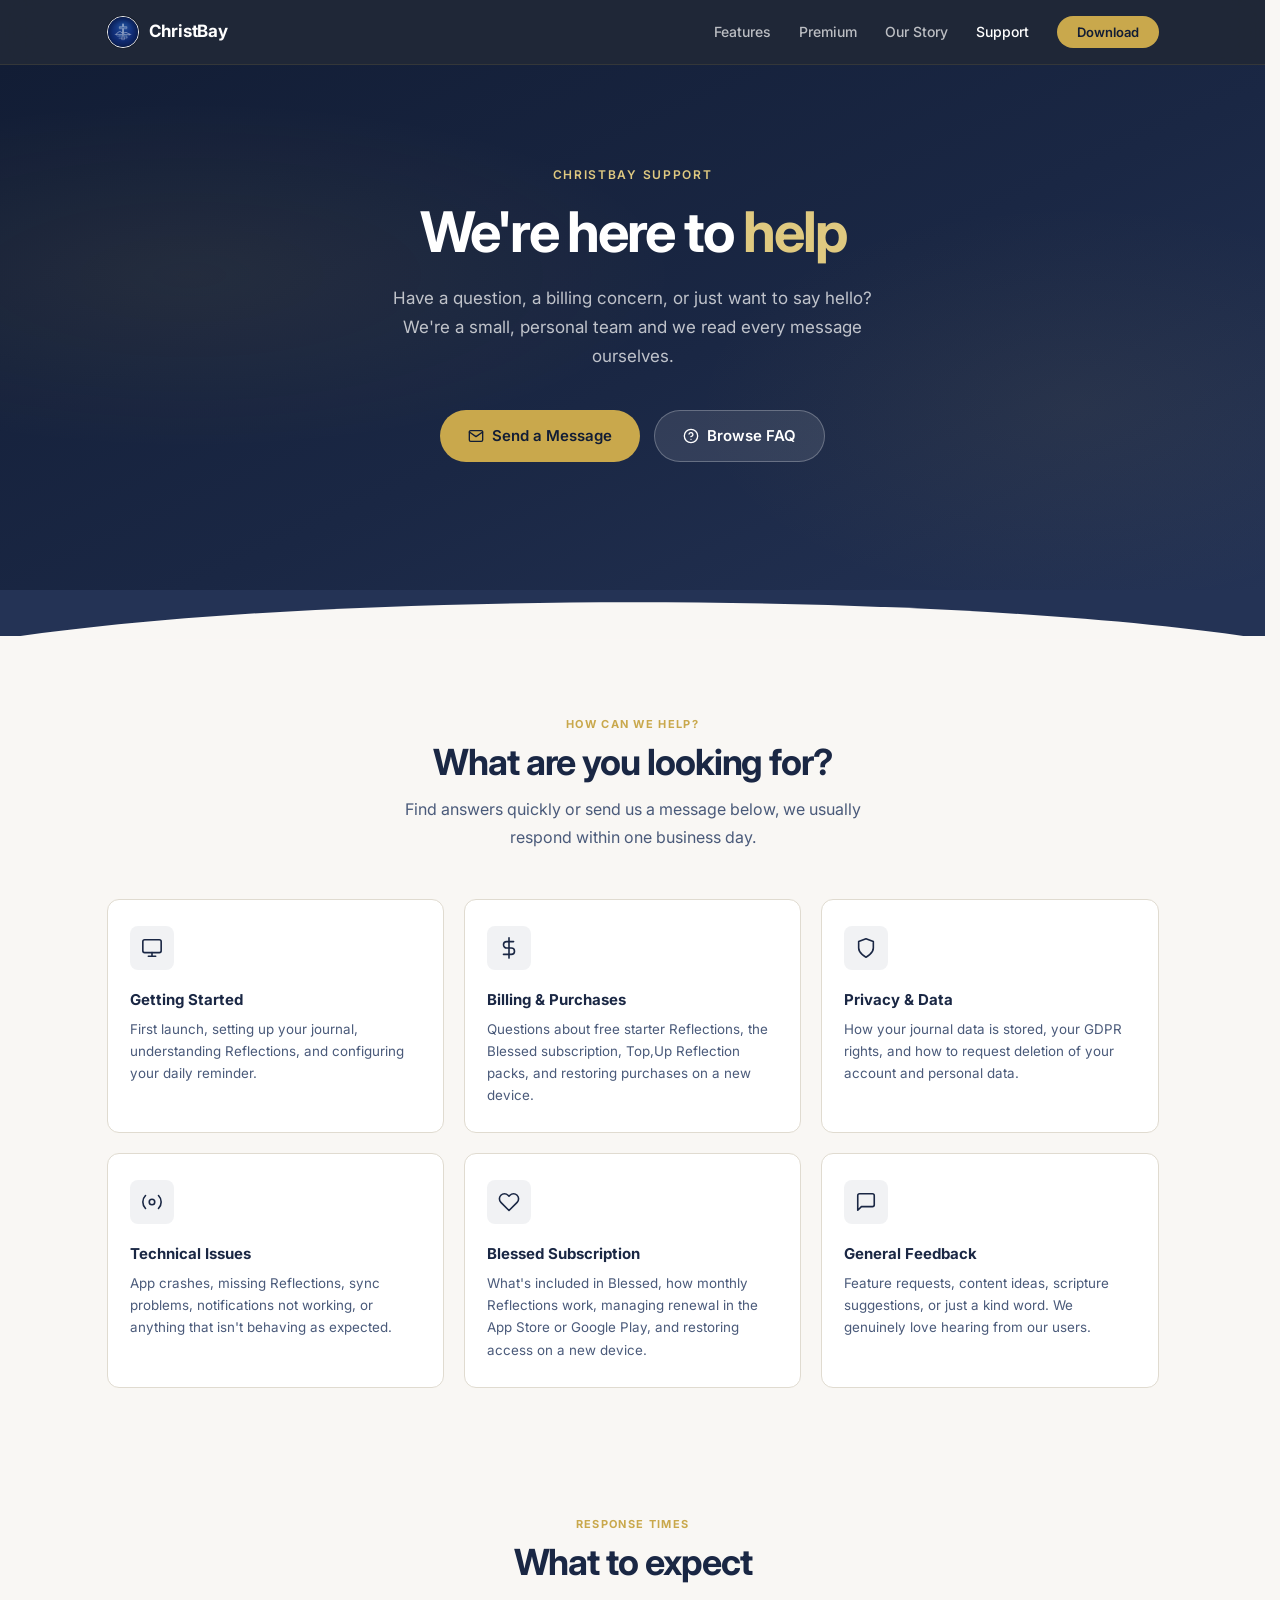
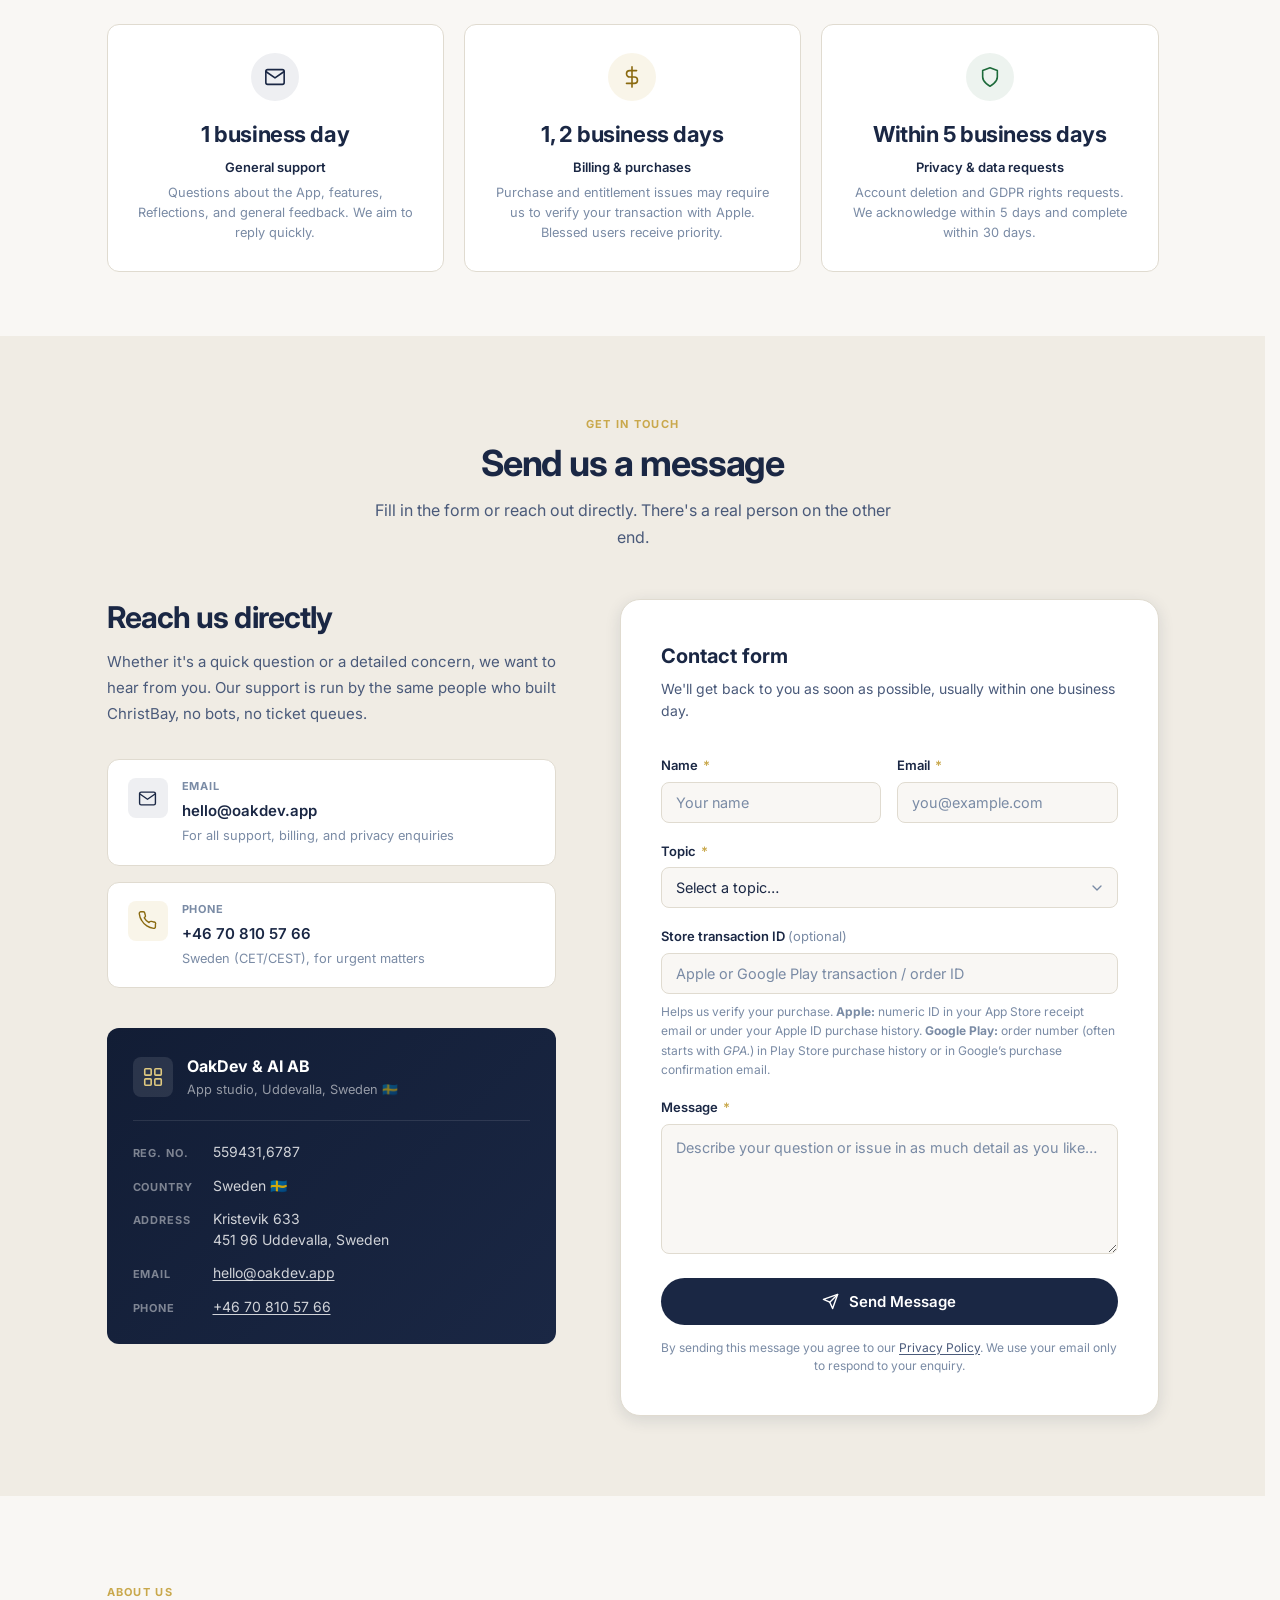
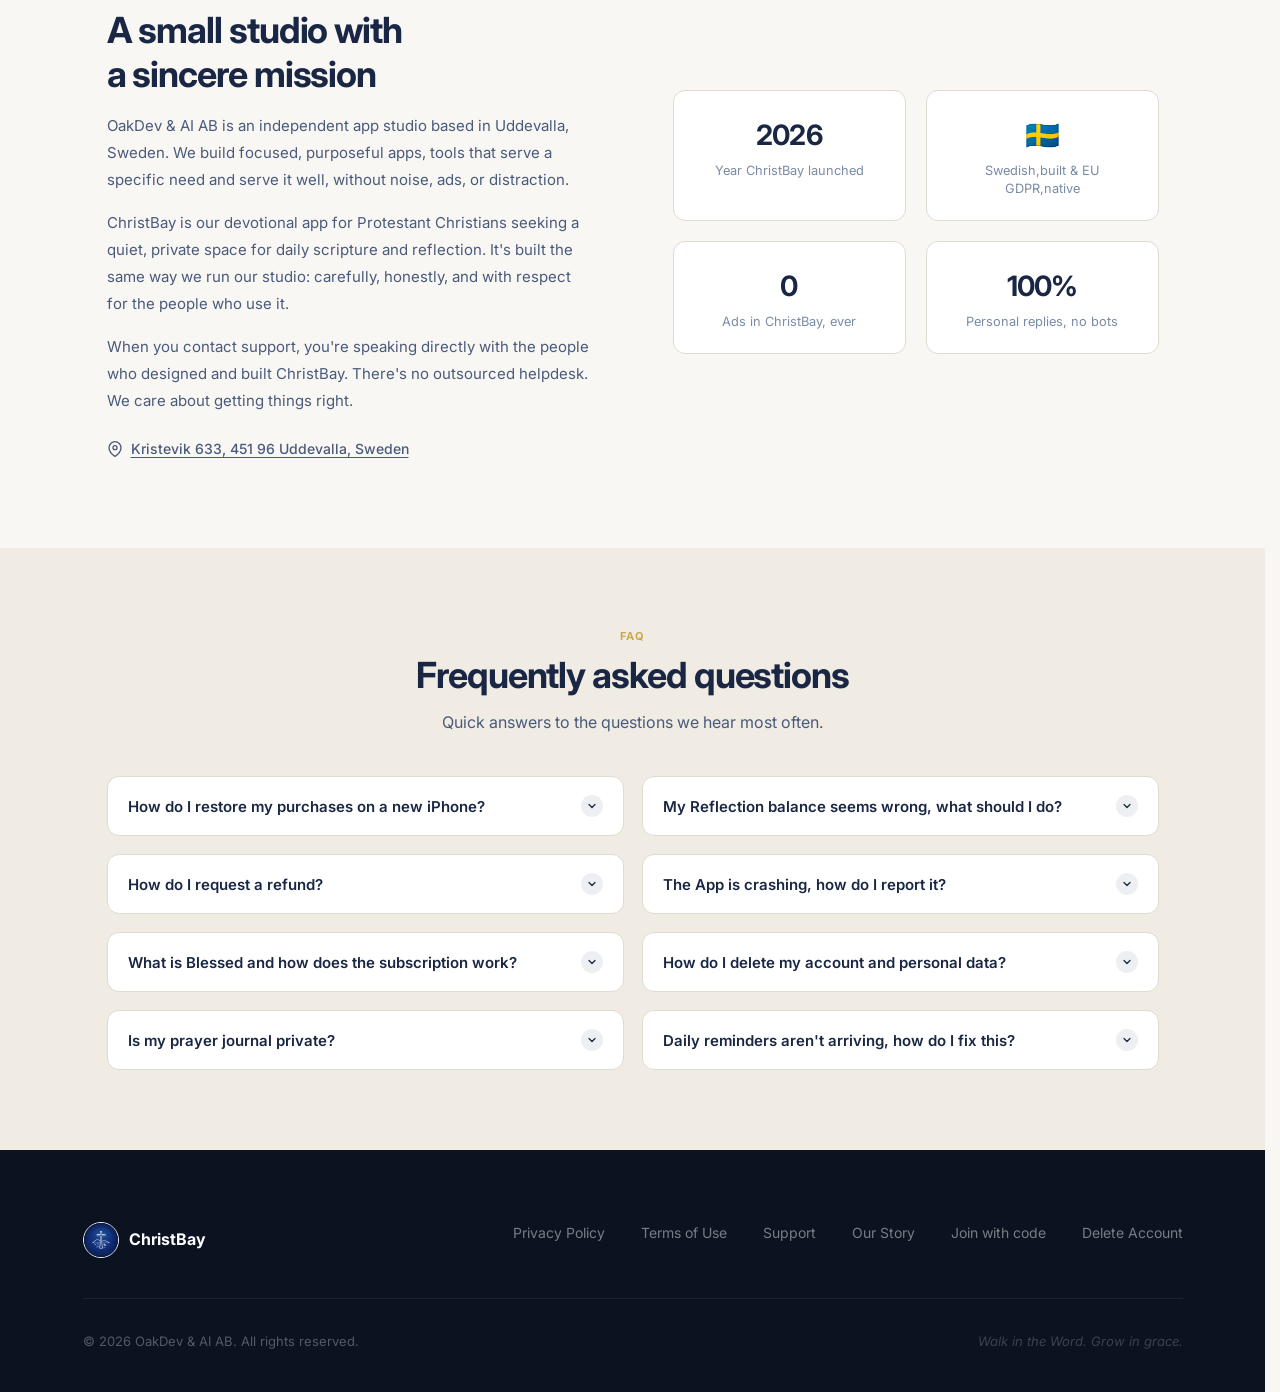
<file: support/index.html>
<!DOCTYPE html>
<html lang="en">
<head>
  <meta charset="UTF-8" />
  <meta name="viewport" content="width=device-width, initial-scale=1.0" />
  <meta name="description" content="Get support for ChristBay. Contact OakDev &amp; AI AB, a Swedish app studio based in Uddevalla. We're here to help." />
  <meta name="robots" content="index, follow" />
  <title>Support, ChristBay</title>
  <link rel="icon" type="image/png" href="/assets/brand.png" />
  <link rel="preconnect" href="https://fonts.googleapis.com" />
  <link rel="preconnect" href="https://fonts.gstatic.com" crossorigin />
  <link href="https://fonts.googleapis.com/css2?family=Inter:ital,wght@0,300;0,400;0,500;0,600;0,700;1,400&display=swap" rel="stylesheet" />
  <link rel="stylesheet" href="/assets/css/site-nav.css" />
  <style>
    :root {
      --navy:           #1a2744;
      --navy-light:     #243355;
      --navy-deep:      #121d35;
      --gold:           #c9a84c;
      --gold-light:     #dfc980;
      --gold-subtle:    #f5edcc;
      --warm-white:     #f9f7f4;
      --cream:          #f0ece4;
      --white:          #ffffff;
      --text-primary:   #1a2744;
      --text-secondary: #4a5a7a;
      --text-muted:     #7a8ba5;
      --border:         #e0dbd0;
      --shadow-sm:      0 1px 3px rgba(26,39,68,.08);
      --shadow-md:      0 4px 16px rgba(26,39,68,.12);
      --shadow-lg:      0 12px 40px rgba(26,39,68,.16);
      --radius:         12px;
      --radius-sm:      8px;
      --radius-lg:      20px;
      --transition:     0.25s ease;
      --max-width:      1100px;
    }
    *,*::before,*::after{box-sizing:border-box;margin:0;padding:0}
    html{scroll-behavior:smooth;font-size:16px}
    body{font-family:'Inter',system-ui,-apple-system,BlinkMacSystemFont,sans-serif;background:var(--warm-white);color:var(--text-primary);line-height:1.6;-webkit-font-smoothing:antialiased;overflow-x:hidden}
    img{max-width:100%;height:auto;display:block}
    a{color:inherit;text-decoration:none}
    ul{list-style:none}
    button{font-family:inherit;cursor:pointer}

    /* ============================================================
       Skip link
    ============================================================ */
    .skip-link{position:absolute;top:-120px;left:1rem;background:var(--navy);color:var(--white);padding:.5rem 1rem;border-radius:var(--radius-sm);font-size:.875rem;font-weight:600;z-index:9999;transition:top var(--transition)}
    .skip-link:focus{top:1rem}

    /* ============================================================
       Hero
    ============================================================ */
    .hero{background:linear-gradient(155deg,var(--navy-deep) 0%,var(--navy) 55%,var(--navy-light) 100%);color:var(--white);text-align:center;padding:6rem 1.5rem 8rem;position:relative;overflow:hidden}
    .hero::before{content:'';position:absolute;inset:0;background:radial-gradient(ellipse 70% 60% at 15% 40%,rgba(201,168,76,.08) 0%,transparent 55%),radial-gradient(ellipse 55% 70% at 85% 65%,rgba(201,168,76,.06) 0%,transparent 55%);pointer-events:none}
    .hero-inner{position:relative;z-index:1;max-width:680px;margin:0 auto}
    .hero-eyebrow{display:inline-block;font-size:.75rem;font-weight:600;letter-spacing:.14em;text-transform:uppercase;color:var(--gold-light);margin-bottom:1.125rem}
    .hero h1{font-size:clamp(2.25rem,5vw,3.5rem);font-weight:700;letter-spacing:-.04em;line-height:1.1;margin-bottom:1.25rem}
    .hero h1 em{font-style:normal;color:var(--gold-light)}
    .hero-sub{font-size:1.0625rem;color:rgba(255,255,255,.72);line-height:1.7;margin-bottom:2.5rem;max-width:520px;margin-left:auto;margin-right:auto}
    .hero-actions{display:flex;gap:.875rem;justify-content:center;flex-wrap:wrap}
    .hero-btn{display:inline-flex;align-items:center;gap:.5rem;padding:.8125rem 1.75rem;border-radius:100px;font-size:.9375rem;font-weight:600;transition:all var(--transition)}
    .hero-btn svg{width:16px;height:16px;stroke:currentColor;fill:none;stroke-width:2;stroke-linecap:round;stroke-linejoin:round;flex-shrink:0}
    .hero-btn-primary{background:var(--gold);color:var(--navy-deep)}
    .hero-btn-primary:hover{background:var(--gold-light);transform:translateY(-2px);box-shadow:0 6px 20px rgba(201,168,76,.35)}
    .hero-btn-ghost{background:rgba(255,255,255,.1);color:var(--white);border:1px solid rgba(255,255,255,.25)}
    .hero-btn-ghost:hover{background:rgba(255,255,255,.18);transform:translateY(-2px)}

    /* Hero wave */
    .hero-wave{display:block;width:100%;margin-bottom:-4px;color:var(--warm-white)}

    /* ============================================================
       Containers / layout
    ============================================================ */
    .container{max-width:var(--max-width);margin:0 auto;padding:0 1.5rem}

    /* ============================================================
       Quick topics
    ============================================================ */
    .topics{padding:5rem 0 4rem;background:var(--warm-white)}
    .section-label{display:block;font-size:.6875rem;font-weight:700;letter-spacing:.12em;text-transform:uppercase;color:var(--gold);margin-bottom:.5rem;text-align:center}
    .section-title{font-size:clamp(1.5rem,3vw,2.25rem);font-weight:700;letter-spacing:-.03em;color:var(--navy);text-align:center;margin-bottom:.75rem;line-height:1.2}
    .section-sub{font-size:1rem;color:var(--text-secondary);text-align:center;max-width:520px;margin:0 auto 3rem;line-height:1.7}

    .topics-grid{display:grid;grid-template-columns:repeat(3,1fr);gap:1.25rem}
    @media(max-width:900px){.topics-grid{grid-template-columns:repeat(2,1fr)}}
    @media(max-width:520px){.topics-grid{grid-template-columns:1fr}}

    .topic-card{background:var(--white);border:1px solid var(--border);border-radius:var(--radius);padding:1.625rem 1.375rem;transition:box-shadow var(--transition),transform var(--transition),border-color var(--transition);cursor:default}
    .topic-card:hover{box-shadow:var(--shadow-md);transform:translateY(-3px);border-color:rgba(201,168,76,.3)}
    .topic-icon{width:44px;height:44px;border-radius:var(--radius-sm);background:rgba(26,39,68,.06);display:flex;align-items:center;justify-content:center;margin-bottom:1.125rem}
    .topic-icon svg{width:22px;height:22px;stroke:var(--navy);fill:none;stroke-width:1.75;stroke-linecap:round;stroke-linejoin:round}
    .topic-card h3{font-size:.9375rem;font-weight:700;color:var(--text-primary);margin-bottom:.375rem}
    .topic-card p{font-size:.8375rem;color:var(--text-secondary);line-height:1.65}

    /* ============================================================
       Contact + Form section
    ============================================================ */
    .contact-section{padding:5rem 0;background:var(--cream)}
    .contact-grid{display:grid;grid-template-columns:1fr 1.2fr;gap:4rem;align-items:start}
    @media(max-width:860px){.contact-grid{grid-template-columns:1fr;gap:3rem}}

    /* Left: contact info */
    .contact-info-title{font-size:clamp(1.375rem,2.5vw,1.875rem);font-weight:700;letter-spacing:-.03em;color:var(--navy);margin-bottom:.75rem;line-height:1.25}
    .contact-info-lead{font-size:.9375rem;color:var(--text-secondary);line-height:1.75;margin-bottom:2rem}

    .contact-channels{display:flex;flex-direction:column;gap:1rem;margin-bottom:2.5rem}
    .contact-channel{display:flex;align-items:flex-start;gap:.875rem;padding:1.125rem 1.25rem;background:var(--white);border:1px solid var(--border);border-radius:var(--radius);transition:box-shadow var(--transition),border-color var(--transition)}
    .contact-channel:hover{box-shadow:var(--shadow-sm);border-color:rgba(201,168,76,.3)}
    .channel-icon{width:40px;height:40px;border-radius:var(--radius-sm);display:flex;align-items:center;justify-content:center;flex-shrink:0}
    .channel-icon-email{background:rgba(26,39,68,.07)}
    .channel-icon-phone{background:rgba(201,168,76,.12)}
    .channel-icon svg{width:19px;height:19px;stroke-width:1.75;stroke-linecap:round;stroke-linejoin:round;fill:none}
    .channel-icon-email svg{stroke:var(--navy)}
    .channel-icon-phone svg{stroke:#8a6a10}
    .channel-label{font-size:.6875rem;font-weight:700;letter-spacing:.09em;text-transform:uppercase;color:var(--text-muted);margin-bottom:.2rem}
    .channel-value{font-size:.9375rem;font-weight:600;color:var(--text-primary)}
    .channel-value a{transition:color var(--transition)}
    .channel-value a:hover{color:var(--gold)}
    .channel-note{font-size:.8rem;color:var(--text-muted);margin-top:.2rem}

    /* Company card */
    .company-card{background:linear-gradient(135deg,var(--navy-deep) 0%,var(--navy) 100%);border-radius:var(--radius);padding:1.625rem;color:var(--white)}
    .company-card-top{display:flex;align-items:center;gap:.875rem;margin-bottom:1.25rem;padding-bottom:1.25rem;border-bottom:1px solid rgba(255,255,255,.1)}
    .company-logo{width:40px;height:40px;border-radius:var(--radius-sm);background:rgba(255,255,255,.1);display:flex;align-items:center;justify-content:center;flex-shrink:0}
    .company-logo svg{width:22px;height:22px;stroke:var(--gold-light);fill:none;stroke-width:1.75;stroke-linecap:round;stroke-linejoin:round}
    .company-name{font-size:1rem;font-weight:700;color:var(--white)}
    .company-tagline{font-size:.8rem;color:rgba(255,255,255,.55)}
    .company-details{display:flex;flex-direction:column;gap:.75rem}
    .company-detail{display:flex;align-items:baseline;gap:.75rem}
    .company-detail-label{font-size:.6875rem;font-weight:700;letter-spacing:.08em;text-transform:uppercase;color:rgba(255,255,255,.45);min-width:68px;flex-shrink:0}
    .company-detail-value{font-size:.875rem;color:rgba(255,255,255,.8);line-height:1.5}

    /* ============================================================
       Contact form
    ============================================================ */
    .form-card{background:var(--white);border:1px solid var(--border);border-radius:var(--radius-lg);padding:2.5rem;box-shadow:var(--shadow-md)}
    .form-card-header{margin-bottom:2rem}
    .form-card-header h3{font-size:1.25rem;font-weight:700;color:var(--navy);margin-bottom:.375rem}
    .form-card-header p{font-size:.875rem;color:var(--text-secondary);line-height:1.6}

    .form-row{display:grid;grid-template-columns:1fr 1fr;gap:1rem}
    @media(max-width:480px){.form-row{grid-template-columns:1fr}}
    .form-group{display:flex;flex-direction:column;gap:.375rem;margin-bottom:1.125rem}
    .form-group:last-of-type{margin-bottom:0}
    .form-label{font-size:.8125rem;font-weight:600;color:var(--text-primary)}
    .form-label .req{color:var(--gold);margin-left:.125rem}
    .form-input,.form-select,.form-textarea{width:100%;font-family:inherit;font-size:.9rem;color:var(--text-primary);background:var(--warm-white);border:1.5px solid var(--border);border-radius:var(--radius-sm);padding:.6875rem .875rem;transition:border-color var(--transition),box-shadow var(--transition);outline:none;-webkit-appearance:none;appearance:none}
    .form-input::placeholder,.form-textarea::placeholder{color:var(--text-muted)}
    .form-input:focus,.form-select:focus,.form-textarea:focus{border-color:var(--navy);box-shadow:0 0 0 3px rgba(26,39,68,.09)}
    .form-select{background-image:url("data:image/svg+xml,%3Csvg xmlns='http://www.w3.org/2000/svg' width='16' height='16' viewBox='0 0 24 24' fill='none' stroke='%237a8ba5' stroke-width='2' stroke-linecap='round' stroke-linejoin='round'%3E%3Cpolyline points='6 9 12 15 18 9'/%3E%3C/svg%3E");background-repeat:no-repeat;background-position:right .75rem center;padding-right:2.5rem}
    .form-textarea{resize:vertical;min-height:130px;line-height:1.6}
    .form-hint{font-size:.75rem;color:var(--text-muted);margin-top:.125rem}

    .form-submit{margin-top:1.5rem}
    .submit-btn{width:100%;display:inline-flex;align-items:center;justify-content:center;gap:.625rem;background:var(--navy);color:var(--white);padding:.875rem 1.75rem;border-radius:100px;font-family:inherit;font-size:.9375rem;font-weight:600;border:none;cursor:pointer;transition:background var(--transition),transform var(--transition),box-shadow var(--transition)}
    .submit-btn svg{width:17px;height:17px;stroke:currentColor;fill:none;stroke-width:2;stroke-linecap:round;stroke-linejoin:round}
    .submit-btn:hover{background:var(--navy-light);transform:translateY(-1px);box-shadow:0 6px 20px rgba(26,39,68,.22)}
    .submit-btn:active{transform:translateY(0)}
    .form-footer-note{font-size:.75rem;color:var(--text-muted);text-align:center;margin-top:.875rem;line-height:1.5}
    .form-footer-note a{color:var(--text-secondary);text-decoration:underline;text-underline-offset:2px}

    .submit-btn:disabled{opacity:.65;cursor:not-allowed;transform:none;box-shadow:none}
    .submit-btn:disabled:hover{background:var(--navy);transform:none;box-shadow:none}
    .visually-hidden{position:absolute;width:1px;height:1px;padding:0;margin:-1px;overflow:hidden;clip:rect(0,0,0,0);white-space:nowrap;border:0}

    .form-error{font-size:.8125rem;color:#6b2a2a;background:rgba(163,39,39,.08);border:1px solid rgba(163,39,39,.22);border-radius:var(--radius-sm);padding:1rem 1.125rem;margin-bottom:1.25rem;line-height:1.55}
    .form-error[hidden]{display:none !important}
    .form-error p{margin:0 0 .5rem}
    .form-error p:last-child{margin-bottom:0}
    .form-error-actions{font-size:.8125rem;margin-top:.625rem !important;padding-top:.625rem;border-top:1px solid rgba(163,39,39,.15)}
    .form-error-link{color:var(--navy);font-weight:600;text-decoration:underline;text-underline-offset:2px}
    .form-error-link:hover{color:var(--gold)}

    /* Success message (hidden by default) */
    .form-success{display:none;text-align:center;padding:2.5rem 1rem}
    .form-success-icon{width:60px;height:60px;border-radius:50%;background:rgba(29,106,58,.12);display:flex;align-items:center;justify-content:center;margin:0 auto 1.25rem}
    .form-success-icon svg{width:28px;height:28px;stroke:#1d6a3a;fill:none;stroke-width:2;stroke-linecap:round;stroke-linejoin:round}
    .form-success h3{font-size:1.125rem;font-weight:700;color:var(--navy);margin-bottom:.5rem}
    .form-success p{font-size:.9rem;color:var(--text-secondary);line-height:1.65}

    /* ============================================================
       About strip
    ============================================================ */
    .about-section{padding:5.5rem 0;background:var(--warm-white)}
    .about-grid{display:grid;grid-template-columns:1fr 1fr;gap:5rem;align-items:center}
    @media(max-width:760px){.about-grid{grid-template-columns:1fr;gap:2.5rem}}

    .about-text .section-label{text-align:left}
    .about-text .section-title{text-align:left;margin-bottom:1rem}
    .about-text p{font-size:.9375rem;color:var(--text-secondary);line-height:1.8;margin-bottom:1rem}
    .about-text p:last-child{margin-bottom:0}

    .about-stat-grid{display:grid;grid-template-columns:1fr 1fr;gap:1.25rem}
    .about-stat{background:var(--white);border:1px solid var(--border);border-radius:var(--radius);padding:1.375rem;text-align:center}
    .about-stat-value{font-size:1.75rem;font-weight:700;color:var(--navy);letter-spacing:-.03em;margin-bottom:.25rem}
    .about-stat-label{font-size:.8rem;color:var(--text-muted);line-height:1.4}
    .about-map-link{display:flex;align-items:center;gap:.5rem;font-size:.875rem;font-weight:500;color:var(--text-secondary);text-decoration:underline;text-underline-offset:3px;margin-top:1.5rem;transition:color var(--transition)}
    .about-map-link svg{width:16px;height:16px;stroke:currentColor;fill:none;stroke-width:2;stroke-linecap:round;stroke-linejoin:round;flex-shrink:0}
    .about-map-link:hover{color:var(--navy)}

    /* ============================================================
       FAQ
    ============================================================ */
    .faq-section{padding:5rem 0;background:var(--cream)}
    .faq-grid{display:grid;grid-template-columns:1fr 1fr;gap:1.125rem}
    @media(max-width:720px){.faq-grid{grid-template-columns:1fr}}

    .faq-item{background:var(--white);border:1px solid var(--border);border-radius:var(--radius);overflow:hidden}
    .faq-question{width:100%;background:transparent;border:none;padding:1.125rem 1.25rem;display:flex;align-items:center;justify-content:space-between;gap:.875rem;cursor:pointer;text-align:left;font-family:inherit;font-size:.9375rem;font-weight:600;color:var(--text-primary);transition:background var(--transition)}
    .faq-question:hover{background:rgba(240,236,228,.5)}
    .faq-question[aria-expanded="true"]{background:rgba(26,39,68,.04)}
    .faq-chevron{flex-shrink:0;width:22px;height:22px;border-radius:50%;background:rgba(26,39,68,.07);display:flex;align-items:center;justify-content:center;transition:background var(--transition)}
    .faq-chevron svg{width:12px;height:12px;stroke:var(--navy);fill:none;stroke-width:2.5;stroke-linecap:round;stroke-linejoin:round;transition:transform var(--transition)}
    .faq-question[aria-expanded="true"] .faq-chevron{background:var(--navy)}
    .faq-question[aria-expanded="true"] .faq-chevron svg{stroke:var(--white);transform:rotate(180deg)}
    .faq-answer{max-height:0;overflow:hidden;transition:max-height .35s ease}
    .faq-answer-inner{padding:.125rem 1.25rem 1.25rem;font-size:.875rem;color:var(--text-secondary);line-height:1.75}
    .faq-answer-inner a{color:var(--navy);font-weight:500;text-decoration:underline;text-underline-offset:2px}
    .faq-answer-inner a:hover{color:var(--gold)}

    /* ============================================================
       Response time strip
    ============================================================ */
    .response-strip{padding:4rem 0;background:var(--warm-white)}
    .response-cards{display:grid;grid-template-columns:repeat(3,1fr);gap:1.25rem}
    @media(max-width:700px){.response-cards{grid-template-columns:1fr}}

    .response-card{background:var(--white);border:1px solid var(--border);border-radius:var(--radius);padding:1.75rem 1.5rem;text-align:center}
    .response-card-icon{width:48px;height:48px;border-radius:50%;margin:0 auto 1rem;display:flex;align-items:center;justify-content:center}
    .response-card-icon svg{width:22px;height:22px;fill:none;stroke-width:1.75;stroke-linecap:round;stroke-linejoin:round}
    .rc-blue  .response-card-icon{background:rgba(26,39,68,.07)}
    .rc-blue  .response-card-icon svg{stroke:var(--navy)}
    .rc-gold  .response-card-icon{background:rgba(201,168,76,.12)}
    .rc-gold  .response-card-icon svg{stroke:#8a6a10}
    .rc-green .response-card-icon{background:rgba(29,106,58,.08)}
    .rc-green .response-card-icon svg{stroke:#1d6a3a}
    .response-card-time{font-size:1.375rem;font-weight:700;color:var(--navy);letter-spacing:-.02em;margin-bottom:.25rem}
    .response-card-label{font-size:.8125rem;font-weight:600;color:var(--text-primary);margin-bottom:.375rem}
    .response-card-desc{font-size:.8rem;color:var(--text-muted);line-height:1.55}

    /* ============================================================
       Footer (same as index.html)
    ============================================================ */
    .site-footer{background:#0b1220;color:rgba(255,255,255,.5);padding:4.5rem 1.5rem 2.5rem}
    .footer-inner{max-width:var(--max-width);margin:0 auto}
    .footer-top{display:flex;align-items:flex-start;justify-content:space-between;padding-bottom:2.5rem;border-bottom:1px solid rgba(255,255,255,.07);gap:2rem;flex-wrap:wrap}
    .footer-brand{display:flex;align-items:center;gap:.625rem}
    .footer-brand img{width:36px;height:36px;object-fit:cover;border-radius:50%;border:1px solid rgba(255,255,255,.95);box-shadow:0 0 0 1px rgba(0,0,0,.18);opacity:1}
    .footer-brand-name{font-size:1rem;font-weight:700;color:var(--white)}
    .footer-nav{display:flex;gap:.5rem 2.25rem;flex-wrap:wrap;align-items:center}
    .footer-nav a{font-size:.875rem;color:rgba(255,255,255,.45);transition:color var(--transition)}
    .footer-nav a:hover{color:var(--white)}
    .footer-bottom{padding-top:2rem;display:flex;align-items:center;justify-content:space-between;flex-wrap:wrap;gap:.75rem}
    .footer-copyright{font-size:.8125rem;color:rgba(255,255,255,.3)}
    .footer-tagline{font-size:.8125rem;color:rgba(255,255,255,.2);font-style:italic}

    @media(prefers-reduced-motion:reduce){*,*::before,*::after{transition:none!important;animation:none!important}}
    @media print{.site-header,.skip-link{display:none}body{background:white;color:black}}
  </style>

<script>
(function () {
  var downloadToggle = document.getElementById('download-toggle');
  var downloadMenu = document.getElementById('download-menu');
  if (downloadToggle && downloadMenu) {
    downloadToggle.addEventListener('click', function (e) {
      e.preventDefault();
      var isOpen = downloadMenu.classList.contains('open');
      downloadMenu.classList.toggle('open');
      downloadToggle.setAttribute('aria-expanded', !isOpen);
    });
    document.addEventListener('click', function (e) {
      if (!downloadToggle.contains(e.target) && !downloadMenu.contains(e.target)) {
        downloadMenu.classList.remove('open');
        downloadToggle.setAttribute('aria-expanded', 'false');
      }
    });
    document.addEventListener('keydown', function (e) {
      if (e.key === 'Escape') {
        downloadMenu.classList.remove('open');
        downloadToggle.setAttribute('aria-expanded', 'false');
      }
    });
    downloadMenu.querySelectorAll('a').forEach(function (link) {
      link.addEventListener('click', function () {
        downloadMenu.classList.remove('open');
        downloadToggle.setAttribute('aria-expanded', 'false');
      });
    });
  }
})();
</script>
</head>
<body>

<a href="#main" class="skip-link">Skip to main content</a>

<!-- ============================================================
     Header
============================================================ -->
<header class="site-header" role="banner">
  <nav class="nav-inner" aria-label="Primary navigation">
    <a href="/" class="nav-brand" aria-label="ChristBay, home">
      <img src="/assets/brand.png" alt="" aria-hidden="true" />
      <span class="nav-brand-name">ChristBay</span>
    </a>
    <div class="nav-links">
      <a href="/#features" class="nav-text">Features</a>
      <a href="/#premium" class="nav-text">Premium</a>
      <a href="/history/" class="nav-text">Our Story</a>
      <a href="/support/" class="nav-text" aria-current="page">Support</a>
      <div class="nav-dropdown">
        <button type="button" class="nav-cta" id="download-toggle" aria-expanded="false" aria-haspopup="true" aria-label="Download options">Download</button>
        <div class="nav-dropdown-menu" id="download-menu">
          <a href="https://apps.apple.com/se/app/christbay-daglig-reflektion/id6759575925" class="nav-dropdown-item" aria-label="Download on Apple App Store">
            <svg viewBox="0 0 24 24" width="18" height="18" aria-hidden="true" focusable="false" xmlns="http://www.w3.org/2000/svg"><path fill="currentColor" d="M18.71 19.5c-.83 1.24-1.71 2.45-3.05 2.47-1.34.03-1.77-.79-3.29-.79-1.53 0-2 .77-3.27.82-1.31.05-2.3-1.32-3.14-2.53C4.25 17 2.94 12.45 4.7 9.39c.87-1.52 2.43-2.48 4.12-2.51 1.28-.02 2.5.87 3.29.87.78 0 2.26-1.07 3.8-.91.65.03 2.47.26 3.64 1.98-.09.06-2.17 1.28-2.15 3.81.03 3.02 2.65 4.03 2.68 4.04-.03.07-.42 1.44-1.38 2.83M13 3.5c.73-.83 1.94-1.46 2.94-1.5.13 1.17-.34 2.35-1.04 3.19-.69.85-1.83 1.51-2.95 1.42-.15-1.15.41-2.35 1.05-3.11z"/></svg>
            App Store
          </a>
          <a href="https://play.google.com/store/apps/details?id=com.oakdev.christbay" class="nav-dropdown-item" aria-label="Download on Google Play Store">
            <svg viewBox="0 0 24 24" width="18" height="18" aria-hidden="true" focusable="false" xmlns="http://www.w3.org/2000/svg"><path fill="currentColor" d="M3.609 1.814L13.792 12 3.609 22.186c-.386.387-.593.916-.593 1.465V1.349c0 .549.207 1.078.593 1.465zm10.908 10.911L21.268 24 3.609 1.814 14.517 12.722z"/></svg>
            Google Play
          </a>
        </div>
      </div>
    </div>
  </nav>
</header>

<main id="main">

  <!-- ============================================================
       Hero
  ============================================================ -->
  <section class="hero" aria-label="Support hero">
    <div class="hero-inner">
      <span class="hero-eyebrow">ChristBay Support</span>
      <h1>We're here to <em>help</em></h1>
      <p class="hero-sub">Have a question, a billing concern, or just want to say hello? We're a small, personal team and we read every message ourselves.</p>
      <div class="hero-actions">
        <a href="#contact" class="hero-btn hero-btn-primary">
          <svg viewBox="0 0 24 24" aria-hidden="true"><path d="M4 4h16c1.1 0 2 .9 2 2v12c0 1.1-.9 2-2 2H4c-1.1 0-2-.9-2-2V6c0-1.1.9-2 2-2z"/><polyline points="22,6 12,13 2,6"/></svg>
          Send a Message
        </a>
        <a href="#faq" class="hero-btn hero-btn-ghost">
          <svg viewBox="0 0 24 24" aria-hidden="true"><circle cx="12" cy="12" r="10"/><path d="M9.09 9a3 3 0 0 1 5.83 1c0 2-3 3-3 3"/><line x1="12" y1="17" x2="12.01" y2="17"/></svg>
          Browse FAQ
        </a>
      </div>
    </div>
  </section>

  <svg class="hero-wave" viewBox="0 0 1440 56" xmlns="http://www.w3.org/2000/svg" preserveAspectRatio="none" aria-hidden="true" style="background:var(--navy-light)">
    <path d="M0 56 C360 0 1080 0 1440 56 L1440 56 L0 56 Z" fill="var(--warm-white)"/>
  </svg>

  <!-- ============================================================
       Quick topics
  ============================================================ -->
  <section class="topics" aria-labelledby="topics-heading">
    <div class="container">
      <span class="section-label">How can we help?</span>
      <h2 class="section-title" id="topics-heading">What are you looking for?</h2>
      <p class="section-sub">Find answers quickly or send us a message below, we usually respond within one business day.</p>

      <div class="topics-grid" role="list">

        <div class="topic-card" role="listitem">
          <div class="topic-icon" aria-hidden="true">
            <svg viewBox="0 0 24 24"><rect x="2" y="3" width="20" height="14" rx="2" ry="2"/><line x1="8" y1="21" x2="16" y2="21"/><line x1="12" y1="17" x2="12" y2="21"/></svg>
          </div>
          <h3>Getting Started</h3>
          <p>First launch, setting up your journal, understanding Reflections, and configuring your daily reminder.</p>
        </div>

        <div class="topic-card" role="listitem">
          <div class="topic-icon" aria-hidden="true">
            <svg viewBox="0 0 24 24"><line x1="12" y1="1" x2="12" y2="23"/><path d="M17 5H9.5a3.5 3.5 0 0 0 0 7h5a3.5 3.5 0 0 1 0 7H6"/></svg>
          </div>
          <h3>Billing &amp; Purchases</h3>
          <p>Questions about free starter Reflections, the Blessed subscription, Top,Up Reflection packs, and restoring purchases on a new device.</p>
        </div>

        <div class="topic-card" role="listitem">
          <div class="topic-icon" aria-hidden="true">
            <svg viewBox="0 0 24 24"><path d="M12 22s8-4 8-10V5l-8-3-8 3v7c0 6 8 10 8 10z"/></svg>
          </div>
          <h3>Privacy &amp; Data</h3>
          <p>How your journal data is stored, your GDPR rights, and how to request deletion of your account and personal data.</p>
        </div>

        <div class="topic-card" role="listitem">
          <div class="topic-icon" aria-hidden="true">
            <svg viewBox="0 0 24 24"><circle cx="12" cy="12" r="3"/><path d="M19.07 4.93a10 10 0 0 1 0 14.14M4.93 4.93a10 10 0 0 0 0 14.14"/></svg>
          </div>
          <h3>Technical Issues</h3>
          <p>App crashes, missing Reflections, sync problems, notifications not working, or anything that isn't behaving as expected.</p>
        </div>

        <div class="topic-card" role="listitem">
          <div class="topic-icon" aria-hidden="true">
            <svg viewBox="0 0 24 24"><path d="M20.84 4.61a5.5 5.5 0 0 0-7.78 0L12 5.67l-1.06-1.06a5.5 5.5 0 0 0-7.78 7.78l1.06 1.06L12 21.23l7.78-7.78 1.06-1.06a5.5 5.5 0 0 0 0-7.78z"/></svg>
          </div>
          <h3>Blessed Subscription</h3>
          <p>What's included in Blessed, how monthly Reflections work, managing renewal in the App Store or Google Play, and restoring access on a new device.</p>
        </div>

        <div class="topic-card" role="listitem">
          <div class="topic-icon" aria-hidden="true">
            <svg viewBox="0 0 24 24"><path d="M21 15a2 2 0 0 1-2 2H7l-4 4V5a2 2 0 0 1 2-2h14a2 2 0 0 1 2 2z"/></svg>
          </div>
          <h3>General Feedback</h3>
          <p>Feature requests, content ideas, scripture suggestions, or just a kind word. We genuinely love hearing from our users.</p>
        </div>

      </div>
    </div>
  </section>

  <!-- ============================================================
       Response times
  ============================================================ -->
  <section class="response-strip" aria-labelledby="response-heading">
    <div class="container">
      <span class="section-label">Response times</span>
      <h2 class="section-title" id="response-heading" style="margin-bottom:2.5rem">What to expect</h2>
      <div class="response-cards">

        <div class="response-card rc-blue">
          <div class="response-card-icon" aria-hidden="true">
            <svg viewBox="0 0 24 24"><path d="M4 4h16c1.1 0 2 .9 2 2v12c0 1.1-.9 2-2 2H4c-1.1 0-2-.9-2-2V6c0-1.1.9-2 2-2z"/><polyline points="22,6 12,13 2,6"/></svg>
          </div>
          <p class="response-card-time">1 business day</p>
          <p class="response-card-label">General support</p>
          <p class="response-card-desc">Questions about the App, features, Reflections, and general feedback. We aim to reply quickly.</p>
        </div>

        <div class="response-card rc-gold">
          <div class="response-card-icon" aria-hidden="true">
            <svg viewBox="0 0 24 24"><line x1="12" y1="1" x2="12" y2="23"/><path d="M17 5H9.5a3.5 3.5 0 0 0 0 7h5a3.5 3.5 0 0 1 0 7H6"/></svg>
          </div>
          <p class="response-card-time">1, 2 business days</p>
          <p class="response-card-label">Billing &amp; purchases</p>
          <p class="response-card-desc">Purchase and entitlement issues may require us to verify your transaction with Apple. Blessed users receive priority.</p>
        </div>

        <div class="response-card rc-green">
          <div class="response-card-icon" aria-hidden="true">
            <svg viewBox="0 0 24 24"><path d="M12 22s8-4 8-10V5l-8-3-8 3v7c0 6 8 10 8 10z"/></svg>
          </div>
          <p class="response-card-time">Within 5 business days</p>
          <p class="response-card-label">Privacy &amp; data requests</p>
          <p class="response-card-desc">Account deletion and GDPR rights requests. We acknowledge within 5 days and complete within 30 days.</p>
        </div>

      </div>
    </div>
  </section>

  <!-- ============================================================
       Contact form + info
  ============================================================ -->
  <section class="contact-section" id="contact" aria-labelledby="contact-heading">
    <div class="container">
      <span class="section-label">Get in touch</span>
      <h2 class="section-title" id="contact-heading" style="margin-bottom:.75rem">Send us a message</h2>
      <p class="section-sub">Fill in the form or reach out directly. There's a real person on the other end.</p>

      <div class="contact-grid">

        <!-- Left: channels + company -->
        <div class="contact-info">
          <h3 class="contact-info-title">Reach us directly</h3>
          <p class="contact-info-lead">Whether it's a quick question or a detailed concern, we want to hear from you. Our support is run by the same people who built ChristBay, no bots, no ticket queues.</p>

          <div class="contact-channels">

            <div class="contact-channel">
              <div class="channel-icon channel-icon-email" aria-hidden="true">
                <svg viewBox="0 0 24 24"><path d="M4 4h16c1.1 0 2 .9 2 2v12c0 1.1-.9 2-2 2H4c-1.1 0-2-.9-2-2V6c0-1.1.9-2 2-2z"/><polyline points="22,6 12,13 2,6"/></svg>
              </div>
              <div class="channel-body">
                <p class="channel-label">Email</p>
                <p class="channel-value"><a href="mailto:hello@oakdev.app">hello@oakdev.app</a></p>
                <p class="channel-note">For all support, billing, and privacy enquiries</p>
              </div>
            </div>

            <div class="contact-channel">
              <div class="channel-icon channel-icon-phone" aria-hidden="true">
                <svg viewBox="0 0 24 24"><path d="M22 16.92v3a2 2 0 0 1-2.18 2 19.79 19.79 0 0 1-8.63-3.07A19.5 19.5 0 0 1 4.69 12 19.79 19.79 0 0 1 1.61 3.28 2 2 0 0 1 3.6 1h3a2 2 0 0 1 2 1.72 12.84 12.84 0 0 0 .7 2.81 2 2 0 0 1-.45 2.11L7.91 8.6a16 16 0 0 0 6 6l.94-.94a2 2 0 0 1 2.11-.45 12.84 12.84 0 0 0 2.81.7A2 2 0 0 1 22 16.92z"/></svg>
              </div>
              <div class="channel-body">
                <p class="channel-label">Phone</p>
                <p class="channel-value"><a href="tel:+46708105766">+46 70 810 57 66</a></p>
                <p class="channel-note">Sweden (CET/CEST), for urgent matters</p>
              </div>
            </div>

          </div>

          <!-- Company card -->
          <div class="company-card" aria-label="OakDev &amp; AI AB company details">
            <div class="company-card-top">
              <div class="company-logo" aria-hidden="true">
                <svg viewBox="0 0 24 24"><rect x="3" y="3" width="7" height="7" rx="1"/><rect x="14" y="3" width="7" height="7" rx="1"/><rect x="3" y="14" width="7" height="7" rx="1"/><rect x="14" y="14" width="7" height="7" rx="1"/></svg>
              </div>
              <div>
                <p class="company-name">OakDev &amp; AI AB</p>
                <p class="company-tagline">App studio, Uddevalla, Sweden 🇸🇪</p>
              </div>
            </div>
            <div class="company-details">
              <div class="company-detail">
                <span class="company-detail-label">Reg. no.</span>
                <span class="company-detail-value">559431,6787</span>
              </div>
              <div class="company-detail">
                <span class="company-detail-label">Country</span>
                <span class="company-detail-value">Sweden 🇸🇪</span>
              </div>
              <div class="company-detail">
                <span class="company-detail-label">Address</span>
                <span class="company-detail-value">Kristevik 633<br>451 96 Uddevalla, Sweden</span>
              </div>
              <div class="company-detail">
                <span class="company-detail-label">Email</span>
                <span class="company-detail-value"><a href="mailto:hello@oakdev.app" style="color:rgba(255,255,255,.8);text-decoration:underline;text-underline-offset:2px">hello@oakdev.app</a></span>
              </div>
              <div class="company-detail">
                <span class="company-detail-label">Phone</span>
                <span class="company-detail-value"><a href="tel:+46708105766" style="color:rgba(255,255,255,.8);text-decoration:underline;text-underline-offset:2px">+46 70 810 57 66</a></span>
              </div>
            </div>
          </div>

        </div>

        <!-- Right: form -->
        <div class="form-card" role="region" aria-labelledby="form-heading">
          <div class="form-card-header">
            <h3 id="form-heading">Contact form</h3>
            <p>We'll get back to you as soon as possible, usually within one business day.</p>
          </div>

          <!-- Submissions POST to FormSubmit (delivers to hello@oakdev.app). First-time use: confirm the activation email sent to that inbox. Falls back to mailto if the request fails. -->
          <form id="support-form" novalidate aria-label="Support contact form">

            <input type="text" name="_gotcha" class="visually-hidden" tabindex="-1" autocomplete="off" aria-hidden="true" />

            <div class="form-row">
              <div class="form-group">
                <label class="form-label" for="f-name">Name <span class="req" aria-hidden="true">*</span></label>
                <input class="form-input" type="text" id="f-name" name="name" placeholder="Your name" autocomplete="given-name" required />
              </div>
              <div class="form-group">
                <label class="form-label" for="f-email">Email <span class="req" aria-hidden="true">*</span></label>
                <input class="form-input" type="email" id="f-email" name="email" placeholder="you@example.com" autocomplete="email" required />
              </div>
            </div>

            <div class="form-group">
              <label class="form-label" for="f-topic">Topic <span class="req" aria-hidden="true">*</span></label>
              <select class="form-select" id="f-topic" name="topic" required>
                <option value="" disabled selected>Select a topic…</option>
                <option value="getting-started">Getting Started</option>
                <option value="billing">Billing &amp; Purchases</option>
                <option value="blessed">Blessed Upgrade</option>
                <option value="reflections">Reflections Balance</option>
                <option value="technical">Technical Issue / Bug</option>
                <option value="privacy">Privacy &amp; Data</option>
                <option value="delete-account">Account Deletion</option>
                <option value="feedback">Feedback &amp; Feature Request</option>
                <option value="other">Other</option>
              </select>
            </div>

            <div class="form-group">
              <label class="form-label" for="f-order">Store transaction ID <span style="font-weight:400;color:var(--text-muted)">(optional)</span></label>
              <input class="form-input" type="text" id="f-order" name="transaction_id" placeholder="Apple or Google Play transaction / order ID" autocomplete="off" />
              <p class="form-hint">Helps us verify your purchase. <strong>Apple:</strong> numeric ID in your App Store receipt email or under your Apple ID purchase history. <strong>Google Play:</strong> order number (often starts with <em>GPA.</em>) in Play Store purchase history or in Google’s purchase confirmation email.</p>
            </div>

            <div class="form-group">
              <label class="form-label" for="f-message">Message <span class="req" aria-hidden="true">*</span></label>
              <textarea class="form-textarea" id="f-message" name="message" placeholder="Describe your question or issue in as much detail as you like…" required></textarea>
            </div>

            <div class="form-error" id="form-error" role="alert" aria-live="assertive" tabindex="-1" hidden></div>

            <div class="form-submit">
              <button type="submit" class="submit-btn" id="form-submit-btn">
                <svg viewBox="0 0 24 24" aria-hidden="true"><line x1="22" y1="2" x2="11" y2="13"/><polygon points="22 2 15 22 11 13 2 9 22 2"/></svg>
                <span class="submit-btn-label">Send Message</span>
              </button>
            </div>
            <p class="form-footer-note">By sending this message you agree to our <a href="/privacy/">Privacy Policy</a>. We use your email only to respond to your enquiry.</p>

          </form>

          <!-- Success state -->
          <div class="form-success" id="form-success" aria-live="polite" aria-atomic="true" tabindex="-1">
            <div class="form-success-icon" aria-hidden="true">
              <svg viewBox="0 0 24 24"><polyline points="20 6 9 17 4 12"/></svg>
            </div>
            <h3 id="form-success-title">Message sent!</h3>
            <p id="form-success-body">Thank you for reaching out. We'll reply to your email within one business day. May your day be filled with grace.</p>
          </div>

        </div>
      </div>
    </div>
  </section>

  <!-- ============================================================
       About OakDev
  ============================================================ -->
  <section class="about-section" aria-labelledby="about-heading">
    <div class="container">
      <div class="about-grid">

        <div class="about-text">
          <span class="section-label">About us</span>
          <h2 class="section-title" id="about-heading">A small studio with<br>a sincere mission</h2>
          <p>OakDev &amp; AI AB is an independent app studio based in Uddevalla, Sweden. We build focused, purposeful apps, tools that serve a specific need and serve it well, without noise, ads, or distraction.</p>
          <p>ChristBay is our devotional app for Protestant Christians seeking a quiet, private space for daily scripture and reflection. It's built the same way we run our studio: carefully, honestly, and with respect for the people who use it.</p>
          <p>When you contact support, you're speaking directly with the people who designed and built ChristBay. There's no outsourced helpdesk. We care about getting things right.</p>
          <a href="https://www.google.com/maps/search/Kristevik+633,+451+96+Uddevalla,+Sweden" target="_blank" rel="noopener noreferrer" class="about-map-link">
            <svg viewBox="0 0 24 24"><path d="M21 10c0 7-9 13-9 13s-9-6-9-13a9 9 0 0 1 18 0z"/><circle cx="12" cy="10" r="3"/></svg>
            Kristevik 633, 451 96 Uddevalla, Sweden
          </a>
        </div>

        <div class="about-stat-grid">
          <div class="about-stat">
            <p class="about-stat-value">2026</p>
            <p class="about-stat-label">Year ChristBay launched</p>
          </div>
          <div class="about-stat">
            <p class="about-stat-value">🇸🇪</p>
            <p class="about-stat-label">Swedish,built &amp; EU GDPR,native</p>
          </div>
          <div class="about-stat">
            <p class="about-stat-value">0</p>
            <p class="about-stat-label">Ads in ChristBay, ever</p>
          </div>
          <div class="about-stat">
            <p class="about-stat-value">100%</p>
            <p class="about-stat-label">Personal replies, no bots</p>
          </div>
        </div>

      </div>
    </div>
  </section>

  <!-- ============================================================
       FAQ
  ============================================================ -->
  <section class="faq-section" id="faq" aria-labelledby="faq-heading">
    <div class="container">
      <span class="section-label">FAQ</span>
      <h2 class="section-title" id="faq-heading">Frequently asked questions</h2>
      <p class="section-sub" style="margin-bottom:2.5rem">Quick answers to the questions we hear most often.</p>

      <div class="faq-grid">

        <div class="faq-item">
          <button class="faq-question" aria-expanded="false" aria-controls="fa1" id="fq1">
            How do I restore my purchases on a new iPhone?
            <span class="faq-chevron" aria-hidden="true"><svg viewBox="0 0 24 24"><polyline points="6 9 12 15 18 9"/></svg></span>
          </button>
          <div class="faq-answer" id="fa1" role="region" aria-labelledby="fq1">
            <div class="faq-answer-inner">Open ChristBay on your new device and use <strong>Restore Purchases</strong> (iOS) or the equivalent option on Google Play (Android). Sign in with the <strong>same Apple ID or Google account</strong> you used to subscribe or buy packs. Your Blessed subscription status and eligible Top,Up entitlements sync through the store. If restoration fails, contact us at <a href="mailto:hello@oakdev.app">hello@oakdev.app</a> with your store transaction details.</div>
          </div>
        </div>

        <div class="faq-item">
          <button class="faq-question" aria-expanded="false" aria-controls="fa2" id="fq2">
            My Reflection balance seems wrong, what should I do?
            <span class="faq-chevron" aria-hidden="true"><svg viewBox="0 0 24 24"><polyline points="6 9 12 15 18 9"/></svg></span>
          </button>
          <div class="faq-answer" id="fa2" role="region" aria-labelledby="fq2">
            <div class="faq-answer-inner">First try tapping <strong>Settings → Restore Purchases</strong> in the App, this re,verifies your purchases with Apple and can correct balance discrepancies. If the balance still looks wrong after restoring, email us at <a href="mailto:hello@oakdev.app">hello@oakdev.app</a> with your Apple transaction ID and we'll investigate manually.</div>
          </div>
        </div>

        <div class="faq-item">
          <button class="faq-question" aria-expanded="false" aria-controls="fa3" id="fq3">
            How do I request a refund?
            <span class="faq-chevron" aria-hidden="true"><svg viewBox="0 0 24 24"><polyline points="6 9 12 15 18 9"/></svg></span>
          </button>
          <div class="faq-answer" id="fa3" role="region" aria-labelledby="fq3">
            <div class="faq-answer-inner">All refunds are handled by Apple, we don't process them directly. Visit <strong>reportaproblem.apple.com</strong>, sign in with your Apple ID, find the ChristBay purchase, and select "I'd like to request a refund". If you believe you have a legal right to a refund under Swedish or EU consumer law, email us and we'll be happy to assist.</div>
          </div>
        </div>

        <div class="faq-item">
          <button class="faq-question" aria-expanded="false" aria-controls="fa4" id="fq4">
            The App is crashing, how do I report it?
            <span class="faq-chevron" aria-hidden="true"><svg viewBox="0 0 24 24"><polyline points="6 9 12 15 18 9"/></svg></span>
          </button>
          <div class="faq-answer" id="fa4" role="region" aria-labelledby="fq4">
            <div class="faq-answer-inner">Email us at <a href="mailto:hello@oakdev.app">hello@oakdev.app</a> with your iPhone model, iOS version, ChristBay version (visible in <em>Settings → About</em>), and a description of what you were doing when the crash occurred. Screenshots or screen recordings are always helpful. We treat crash reports seriously and aim to ship a fix in the next update.</div>
          </div>
        </div>

        <div class="faq-item">
          <button class="faq-question" aria-expanded="false" aria-controls="fa5" id="fq5">
            What is Blessed and how does the subscription work?
            <span class="faq-chevron" aria-hidden="true"><svg viewBox="0 0 24 24"><polyline points="6 9 12 15 18 9"/></svg></span>
          </button>
          <div class="faq-answer" id="fa5" role="region" aria-labelledby="fq5">
            <div class="faq-answer-inner"><strong>Blessed</strong> is an <strong>auto,renewing subscription</strong>. While you are subscribed, you receive <strong>100 Reflections per billing month</strong> and full access to every premium feature locked for free users, all 15 devotional categories, Ask Father ChristBay, and more. Manage, change, or cancel your plan anytime in the <strong>App Store</strong> (iOS) or <strong>Google Play</strong> (Android) subscription settings. Optional Reflection top,up packs are separate one,time purchases.</div>
          </div>
        </div>

        <div class="faq-item">
          <button class="faq-question" aria-expanded="false" aria-controls="fa6" id="fq6">
            How do I delete my account and personal data?
            <span class="faq-chevron" aria-hidden="true"><svg viewBox="0 0 24 24"><polyline points="6 9 12 15 18 9"/></svg></span>
          </button>
          <div class="faq-answer" id="fa6" role="region" aria-labelledby="fq6">
            <div class="faq-answer-inner">You can delete all local data instantly from within the App via <em>Settings → Privacy → Delete Account &amp; Data</em>. For full deletion of any server,side data, visit our <a href="/delete-account/">Delete Account page</a> or email <a href="mailto:hello@oakdev.app">hello@oakdev.app</a> with the subject "Account Deletion Request". We'll confirm deletion within 30 days as required by GDPR.</div>
          </div>
        </div>

        <div class="faq-item">
          <button class="faq-question" aria-expanded="false" aria-controls="fa7" id="fq7">
            Is my prayer journal private?
            <span class="faq-chevron" aria-hidden="true"><svg viewBox="0 0 24 24"><polyline points="6 9 12 15 18 9"/></svg></span>
          </button>
          <div class="faq-answer" id="fa7" role="region" aria-labelledby="fq7">
            <div class="faq-answer-inner">Yes, completely. Your journal entries are stored locally on your device only. We never access, read, or process the content of your journal. Your entries are not sent to our servers, not used to train AI models, and not used for any purpose whatsoever other than displaying them back to you. See our <a href="/privacy/">Privacy Policy</a> for full details.</div>
          </div>
        </div>

        <div class="faq-item">
          <button class="faq-question" aria-expanded="false" aria-controls="fa8" id="fq8">
            Daily reminders aren't arriving, how do I fix this?
            <span class="faq-chevron" aria-hidden="true"><svg viewBox="0 0 24 24"><polyline points="6 9 12 15 18 9"/></svg></span>
          </button>
          <div class="faq-answer" id="fa8" role="region" aria-labelledby="fq8">
            <div class="faq-answer-inner">Check that notifications are enabled in two places: (1) <em>iPhone Settings → Notifications → ChristBay</em> , ensure "Allow Notifications" is on; (2) Within the App at <em>Settings → Notifications</em> , confirm your reminder time is set. If notifications are enabled in both places but still not arriving, try toggling them off and on again in iPhone Settings, then restart the App. If the issue persists, email us.</div>
          </div>
        </div>

      </div>
    </div>
  </section>

</main>

<!-- ============================================================
     Footer
============================================================ -->
<footer class="site-footer" role="contentinfo">
  <div class="footer-inner">
    <div class="footer-top">
      <div class="footer-brand">
        <img src="/assets/brand.png" alt="ChristBay" />
        <span class="footer-brand-name">ChristBay</span>
      </div>
      <nav class="footer-nav" aria-label="Footer links">
        <a href="/privacy/">Privacy Policy</a>
        <a href="/terms/">Terms of Use</a>
        <a href="/support/" aria-current="page">Support</a>
        <a href="/history/">Our Story</a>
        <a href="/join/">Join with code</a>
        <a href="/delete-account/">Delete Account</a>
      </nav>
    </div>
    <div class="footer-bottom">
      <p class="footer-copyright">&copy; 2026 OakDev &amp; AI AB. All rights reserved.</p>
      <p class="footer-tagline">Walk in the Word. Grow in grace.</p>
    </div>
  </div>
</footer>

<style>
    :root {
      --navy:           #1a2744;
      --navy-light:     #243355;
      --navy-deep:      #121d35;
      --gold:           #c9a84c;
      --gold-light:     #dfc980;
      --gold-subtle:    #f5edcc;
      --warm-white:     #f9f7f4;
      --cream:          #f0ece4;
      --white:          #ffffff;
      --text-primary:   #1a2744;
      --text-secondary: #4a5a7a;
      --text-muted:     #7a8ba5;
      --border:         #e0dbd0;
      --shadow-sm:      0 1px 3px rgba(26,39,68,.08);
      --shadow-md:      0 4px 16px rgba(26,39,68,.12);
      --shadow-lg:      0 12px 40px rgba(26,39,68,.16);
      --radius:         12px;
      --radius-sm:      8px;
      --radius-lg:      20px;
      --transition:     0.25s ease;
      --max-width:      1100px;
    }
    *,*::before,*::after{box-sizing:border-box;margin:0;padding:0}
    html{scroll-behavior:smooth;font-size:16px}
    body{font-family:'Inter',system-ui,-apple-system,BlinkMacSystemFont,sans-serif;background:var(--warm-white);color:var(--text-primary);line-height:1.6;-webkit-font-smoothing:antialiased;overflow-x:hidden}
    img{max-width:100%;height:auto;display:block}
    a{color:inherit;text-decoration:none}
    ul{list-style:none}
    button{font-family:inherit;cursor:pointer}

    /* ============================================================
       Skip link
    ============================================================ */
    .skip-link{position:absolute;top:-120px;left:1rem;background:var(--navy);color:var(--white);padding:.5rem 1rem;border-radius:var(--radius-sm);font-size:.875rem;font-weight:600;z-index:9999;transition:top var(--transition)}
    .skip-link:focus{top:1rem}

    /* ============================================================
       Hero
    ============================================================ */
    .hero{background:linear-gradient(155deg,var(--navy-deep) 0%,var(--navy) 55%,var(--navy-light) 100%);color:var(--white);text-align:center;padding:6rem 1.5rem 8rem;position:relative;overflow:hidden}
    .hero::before{content:'';position:absolute;inset:0;background:radial-gradient(ellipse 70% 60% at 15% 40%,rgba(201,168,76,.08) 0%,transparent 55%),radial-gradient(ellipse 55% 70% at 85% 65%,rgba(201,168,76,.06) 0%,transparent 55%);pointer-events:none}
    .hero-inner{position:relative;z-index:1;max-width:680px;margin:0 auto}
    .hero-eyebrow{display:inline-block;font-size:.75rem;font-weight:600;letter-spacing:.14em;text-transform:uppercase;color:var(--gold-light);margin-bottom:1.125rem}
    .hero h1{font-size:clamp(2.25rem,5vw,3.5rem);font-weight:700;letter-spacing:-.04em;line-height:1.1;margin-bottom:1.25rem}
    .hero h1 em{font-style:normal;color:var(--gold-light)}
    .hero-sub{font-size:1.0625rem;color:rgba(255,255,255,.72);line-height:1.7;margin-bottom:2.5rem;max-width:520px;margin-left:auto;margin-right:auto}
    .hero-actions{display:flex;gap:.875rem;justify-content:center;flex-wrap:wrap}
    .hero-btn{display:inline-flex;align-items:center;gap:.5rem;padding:.8125rem 1.75rem;border-radius:100px;font-size:.9375rem;font-weight:600;transition:all var(--transition)}
    .hero-btn svg{width:16px;height:16px;stroke:currentColor;fill:none;stroke-width:2;stroke-linecap:round;stroke-linejoin:round;flex-shrink:0}
    .hero-btn-primary{background:var(--gold);color:var(--navy-deep)}
    .hero-btn-primary:hover{background:var(--gold-light);transform:translateY(-2px);box-shadow:0 6px 20px rgba(201,168,76,.35)}
    .hero-btn-ghost{background:rgba(255,255,255,.1);color:var(--white);border:1px solid rgba(255,255,255,.25)}
    .hero-btn-ghost:hover{background:rgba(255,255,255,.18);transform:translateY(-2px)}

    /* Hero wave */
    .hero-wave{display:block;width:100%;margin-bottom:-4px;color:var(--warm-white)}

    /* ============================================================
       Containers / layout
    ============================================================ */
    .container{max-width:var(--max-width);margin:0 auto;padding:0 1.5rem}

    /* ============================================================
       Quick topics
    ============================================================ */
    .topics{padding:5rem 0 4rem;background:var(--warm-white)}
    .section-label{display:block;font-size:.6875rem;font-weight:700;letter-spacing:.12em;text-transform:uppercase;color:var(--gold);margin-bottom:.5rem;text-align:center}
    .section-title{font-size:clamp(1.5rem,3vw,2.25rem);font-weight:700;letter-spacing:-.03em;color:var(--navy);text-align:center;margin-bottom:.75rem;line-height:1.2}
    .section-sub{font-size:1rem;color:var(--text-secondary);text-align:center;max-width:520px;margin:0 auto 3rem;line-height:1.7}

    .topics-grid{display:grid;grid-template-columns:repeat(3,1fr);gap:1.25rem}
    @media(max-width:900px){.topics-grid{grid-template-columns:repeat(2,1fr)}}
    @media(max-width:520px){.topics-grid{grid-template-columns:1fr}}

    .topic-card{background:var(--white);border:1px solid var(--border);border-radius:var(--radius);padding:1.625rem 1.375rem;transition:box-shadow var(--transition),transform var(--transition),border-color var(--transition);cursor:default}
    .topic-card:hover{box-shadow:var(--shadow-md);transform:translateY(-3px);border-color:rgba(201,168,76,.3)}
    .topic-icon{width:44px;height:44px;border-radius:var(--radius-sm);background:rgba(26,39,68,.06);display:flex;align-items:center;justify-content:center;margin-bottom:1.125rem}
    .topic-icon svg{width:22px;height:22px;stroke:var(--navy);fill:none;stroke-width:1.75;stroke-linecap:round;stroke-linejoin:round}
    .topic-card h3{font-size:.9375rem;font-weight:700;color:var(--text-primary);margin-bottom:.375rem}
    .topic-card p{font-size:.8375rem;color:var(--text-secondary);line-height:1.65}

    /* ============================================================
       Contact + Form section
    ============================================================ */
    .contact-section{padding:5rem 0;background:var(--cream)}
    .contact-grid{display:grid;grid-template-columns:1fr 1.2fr;gap:4rem;align-items:start}
    @media(max-width:860px){.contact-grid{grid-template-columns:1fr;gap:3rem}}

    /* Left: contact info */
    .contact-info-title{font-size:clamp(1.375rem,2.5vw,1.875rem);font-weight:700;letter-spacing:-.03em;color:var(--navy);margin-bottom:.75rem;line-height:1.25}
    .contact-info-lead{font-size:.9375rem;color:var(--text-secondary);line-height:1.75;margin-bottom:2rem}

    .contact-channels{display:flex;flex-direction:column;gap:1rem;margin-bottom:2.5rem}
    .contact-channel{display:flex;align-items:flex-start;gap:.875rem;padding:1.125rem 1.25rem;background:var(--white);border:1px solid var(--border);border-radius:var(--radius);transition:box-shadow var(--transition),border-color var(--transition)}
    .contact-channel:hover{box-shadow:var(--shadow-sm);border-color:rgba(201,168,76,.3)}
    .channel-icon{width:40px;height:40px;border-radius:var(--radius-sm);display:flex;align-items:center;justify-content:center;flex-shrink:0}
    .channel-icon-email{background:rgba(26,39,68,.07)}
    .channel-icon-phone{background:rgba(201,168,76,.12)}
    .channel-icon svg{width:19px;height:19px;stroke-width:1.75;stroke-linecap:round;stroke-linejoin:round;fill:none}
    .channel-icon-email svg{stroke:var(--navy)}
    .channel-icon-phone svg{stroke:#8a6a10}
    .channel-label{font-size:.6875rem;font-weight:700;letter-spacing:.09em;text-transform:uppercase;color:var(--text-muted);margin-bottom:.2rem}
    .channel-value{font-size:.9375rem;font-weight:600;color:var(--text-primary)}
    .channel-value a{transition:color var(--transition)}
    .channel-value a:hover{color:var(--gold)}
    .channel-note{font-size:.8rem;color:var(--text-muted);margin-top:.2rem}

    /* Company card */
    .company-card{background:linear-gradient(135deg,var(--navy-deep) 0%,var(--navy) 100%);border-radius:var(--radius);padding:1.625rem;color:var(--white)}
    .company-card-top{display:flex;align-items:center;gap:.875rem;margin-bottom:1.25rem;padding-bottom:1.25rem;border-bottom:1px solid rgba(255,255,255,.1)}
    .company-logo{width:40px;height:40px;border-radius:var(--radius-sm);background:rgba(255,255,255,.1);display:flex;align-items:center;justify-content:center;flex-shrink:0}
    .company-logo svg{width:22px;height:22px;stroke:var(--gold-light);fill:none;stroke-width:1.75;stroke-linecap:round;stroke-linejoin:round}
    .company-name{font-size:1rem;font-weight:700;color:var(--white)}
    .company-tagline{font-size:.8rem;color:rgba(255,255,255,.55)}
    .company-details{display:flex;flex-direction:column;gap:.75rem}
    .company-detail{display:flex;align-items:baseline;gap:.75rem}
    .company-detail-label{font-size:.6875rem;font-weight:700;letter-spacing:.08em;text-transform:uppercase;color:rgba(255,255,255,.45);min-width:68px;flex-shrink:0}
    .company-detail-value{font-size:.875rem;color:rgba(255,255,255,.8);line-height:1.5}

    /* ============================================================
       Contact form
    ============================================================ */
    .form-card{background:var(--white);border:1px solid var(--border);border-radius:var(--radius-lg);padding:2.5rem;box-shadow:var(--shadow-md)}
    .form-card-header{margin-bottom:2rem}
    .form-card-header h3{font-size:1.25rem;font-weight:700;color:var(--navy);margin-bottom:.375rem}
    .form-card-header p{font-size:.875rem;color:var(--text-secondary);line-height:1.6}

    .form-row{display:grid;grid-template-columns:1fr 1fr;gap:1rem}
    @media(max-width:480px){.form-row{grid-template-columns:1fr}}
    .form-group{display:flex;flex-direction:column;gap:.375rem;margin-bottom:1.125rem}
    .form-group:last-of-type{margin-bottom:0}
    .form-label{font-size:.8125rem;font-weight:600;color:var(--text-primary)}
    .form-label .req{color:var(--gold);margin-left:.125rem}
    .form-input,.form-select,.form-textarea{width:100%;font-family:inherit;font-size:.9rem;color:var(--text-primary);background:var(--warm-white);border:1.5px solid var(--border);border-radius:var(--radius-sm);padding:.6875rem .875rem;transition:border-color var(--transition),box-shadow var(--transition);outline:none;-webkit-appearance:none;appearance:none}
    .form-input::placeholder,.form-textarea::placeholder{color:var(--text-muted)}
    .form-input:focus,.form-select:focus,.form-textarea:focus{border-color:var(--navy);box-shadow:0 0 0 3px rgba(26,39,68,.09)}
    .form-select{background-image:url("data:image/svg+xml,%3Csvg xmlns='http://www.w3.org/2000/svg' width='16' height='16' viewBox='0 0 24 24' fill='none' stroke='%237a8ba5' stroke-width='2' stroke-linecap='round' stroke-linejoin='round'%3E%3Cpolyline points='6 9 12 15 18 9'/%3E%3C/svg%3E");background-repeat:no-repeat;background-position:right .75rem center;padding-right:2.5rem}
    .form-textarea{resize:vertical;min-height:130px;line-height:1.6}
    .form-hint{font-size:.75rem;color:var(--text-muted);margin-top:.125rem}

    .form-submit{margin-top:1.5rem}
    .submit-btn{width:100%;display:inline-flex;align-items:center;justify-content:center;gap:.625rem;background:var(--navy);color:var(--white);padding:.875rem 1.75rem;border-radius:100px;font-family:inherit;font-size:.9375rem;font-weight:600;border:none;cursor:pointer;transition:background var(--transition),transform var(--transition),box-shadow var(--transition)}
    .submit-btn svg{width:17px;height:17px;stroke:currentColor;fill:none;stroke-width:2;stroke-linecap:round;stroke-linejoin:round}
    .submit-btn:hover{background:var(--navy-light);transform:translateY(-1px);box-shadow:0 6px 20px rgba(26,39,68,.22)}
    .submit-btn:active{transform:translateY(0)}
    .form-footer-note{font-size:.75rem;color:var(--text-muted);text-align:center;margin-top:.875rem;line-height:1.5}
    .form-footer-note a{color:var(--text-secondary);text-decoration:underline;text-underline-offset:2px}

    .submit-btn:disabled{opacity:.65;cursor:not-allowed;transform:none;box-shadow:none}
    .submit-btn:disabled:hover{background:var(--navy);transform:none;box-shadow:none}
    .visually-hidden{position:absolute;width:1px;height:1px;padding:0;margin:-1px;overflow:hidden;clip:rect(0,0,0,0);white-space:nowrap;border:0}

    .form-error{font-size:.8125rem;color:#6b2a2a;background:rgba(163,39,39,.08);border:1px solid rgba(163,39,39,.22);border-radius:var(--radius-sm);padding:1rem 1.125rem;margin-bottom:1.25rem;line-height:1.55}
    .form-error[hidden]{display:none !important}
    .form-error p{margin:0 0 .5rem}
    .form-error p:last-child{margin-bottom:0}
    .form-error-actions{font-size:.8125rem;margin-top:.625rem !important;padding-top:.625rem;border-top:1px solid rgba(163,39,39,.15)}
    .form-error-link{color:var(--navy);font-weight:600;text-decoration:underline;text-underline-offset:2px}
    .form-error-link:hover{color:var(--gold)}

    /* Success message (hidden by default) */
    .form-success{display:none;text-align:center;padding:2.5rem 1rem}
    .form-success-icon{width:60px;height:60px;border-radius:50%;background:rgba(29,106,58,.12);display:flex;align-items:center;justify-content:center;margin:0 auto 1.25rem}
    .form-success-icon svg{width:28px;height:28px;stroke:#1d6a3a;fill:none;stroke-width:2;stroke-linecap:round;stroke-linejoin:round}
    .form-success h3{font-size:1.125rem;font-weight:700;color:var(--navy);margin-bottom:.5rem}
    .form-success p{font-size:.9rem;color:var(--text-secondary);line-height:1.65}

    /* ============================================================
       About strip
    ============================================================ */
    .about-section{padding:5.5rem 0;background:var(--warm-white)}
    .about-grid{display:grid;grid-template-columns:1fr 1fr;gap:5rem;align-items:center}
    @media(max-width:760px){.about-grid{grid-template-columns:1fr;gap:2.5rem}}

    .about-text .section-label{text-align:left}
    .about-text .section-title{text-align:left;margin-bottom:1rem}
    .about-text p{font-size:.9375rem;color:var(--text-secondary);line-height:1.8;margin-bottom:1rem}
    .about-text p:last-child{margin-bottom:0}

    .about-stat-grid{display:grid;grid-template-columns:1fr 1fr;gap:1.25rem}
    .about-stat{background:var(--white);border:1px solid var(--border);border-radius:var(--radius);padding:1.375rem;text-align:center}
    .about-stat-value{font-size:1.75rem;font-weight:700;color:var(--navy);letter-spacing:-.03em;margin-bottom:.25rem}
    .about-stat-label{font-size:.8rem;color:var(--text-muted);line-height:1.4}
    .about-map-link{display:flex;align-items:center;gap:.5rem;font-size:.875rem;font-weight:500;color:var(--text-secondary);text-decoration:underline;text-underline-offset:3px;margin-top:1.5rem;transition:color var(--transition)}
    .about-map-link svg{width:16px;height:16px;stroke:currentColor;fill:none;stroke-width:2;stroke-linecap:round;stroke-linejoin:round;flex-shrink:0}
    .about-map-link:hover{color:var(--navy)}

    /* ============================================================
       FAQ
    ============================================================ */
    .faq-section{padding:5rem 0;background:var(--cream)}
    .faq-grid{display:grid;grid-template-columns:1fr 1fr;gap:1.125rem}
    @media(max-width:720px){.faq-grid{grid-template-columns:1fr}}

    .faq-item{background:var(--white);border:1px solid var(--border);border-radius:var(--radius);overflow:hidden}
    .faq-question{width:100%;background:transparent;border:none;padding:1.125rem 1.25rem;display:flex;align-items:center;justify-content:space-between;gap:.875rem;cursor:pointer;text-align:left;font-family:inherit;font-size:.9375rem;font-weight:600;color:var(--text-primary);transition:background var(--transition)}
    .faq-question:hover{background:rgba(240,236,228,.5)}
    .faq-question[aria-expanded="true"]{background:rgba(26,39,68,.04)}
    .faq-chevron{flex-shrink:0;width:22px;height:22px;border-radius:50%;background:rgba(26,39,68,.07);display:flex;align-items:center;justify-content:center;transition:background var(--transition)}
    .faq-chevron svg{width:12px;height:12px;stroke:var(--navy);fill:none;stroke-width:2.5;stroke-linecap:round;stroke-linejoin:round;transition:transform var(--transition)}
    .faq-question[aria-expanded="true"] .faq-chevron{background:var(--navy)}
    .faq-question[aria-expanded="true"] .faq-chevron svg{stroke:var(--white);transform:rotate(180deg)}
    .faq-answer{max-height:0;overflow:hidden;transition:max-height .35s ease}
    .faq-answer-inner{padding:.125rem 1.25rem 1.25rem;font-size:.875rem;color:var(--text-secondary);line-height:1.75}
    .faq-answer-inner a{color:var(--navy);font-weight:500;text-decoration:underline;text-underline-offset:2px}
    .faq-answer-inner a:hover{color:var(--gold)}

    /* ============================================================
       Response time strip
    ============================================================ */
    .response-strip{padding:4rem 0;background:var(--warm-white)}
    .response-cards{display:grid;grid-template-columns:repeat(3,1fr);gap:1.25rem}
    @media(max-width:700px){.response-cards{grid-template-columns:1fr}}

    .response-card{background:var(--white);border:1px solid var(--border);border-radius:var(--radius);padding:1.75rem 1.5rem;text-align:center}
    .response-card-icon{width:48px;height:48px;border-radius:50%;margin:0 auto 1rem;display:flex;align-items:center;justify-content:center}
    .response-card-icon svg{width:22px;height:22px;fill:none;stroke-width:1.75;stroke-linecap:round;stroke-linejoin:round}
    .rc-blue  .response-card-icon{background:rgba(26,39,68,.07)}
    .rc-blue  .response-card-icon svg{stroke:var(--navy)}
    .rc-gold  .response-card-icon{background:rgba(201,168,76,.12)}
    .rc-gold  .response-card-icon svg{stroke:#8a6a10}
    .rc-green .response-card-icon{background:rgba(29,106,58,.08)}
    .rc-green .response-card-icon svg{stroke:#1d6a3a}
    .response-card-time{font-size:1.375rem;font-weight:700;color:var(--navy);letter-spacing:-.02em;margin-bottom:.25rem}
    .response-card-label{font-size:.8125rem;font-weight:600;color:var(--text-primary);margin-bottom:.375rem}
    .response-card-desc{font-size:.8rem;color:var(--text-muted);line-height:1.55}

    /* ============================================================
       Footer (same as index.html)
    ============================================================ */
    .site-footer{background:#0b1220;color:rgba(255,255,255,.5);padding:4.5rem 1.5rem 2.5rem}
    .footer-inner{max-width:var(--max-width);margin:0 auto}
    .footer-top{display:flex;align-items:flex-start;justify-content:space-between;padding-bottom:2.5rem;border-bottom:1px solid rgba(255,255,255,.07);gap:2rem;flex-wrap:wrap}
    .footer-brand{display:flex;align-items:center;gap:.625rem}
    .footer-brand img{width:36px;height:36px;object-fit:cover;border-radius:50%;border:1px solid rgba(255,255,255,.95);box-shadow:0 0 0 1px rgba(0,0,0,.18);opacity:1}
    .footer-brand-name{font-size:1rem;font-weight:700;color:var(--white)}
    .footer-nav{display:flex;gap:.5rem 2.25rem;flex-wrap:wrap;align-items:center}
    .footer-nav a{font-size:.875rem;color:rgba(255,255,255,.45);transition:color var(--transition)}
    .footer-nav a:hover{color:var(--white)}
    .footer-bottom{padding-top:2rem;display:flex;align-items:center;justify-content:space-between;flex-wrap:wrap;gap:.75rem}
    .footer-copyright{font-size:.8125rem;color:rgba(255,255,255,.3)}
    .footer-tagline{font-size:.8125rem;color:rgba(255,255,255,.2);font-style:italic}

    @media(prefers-reduced-motion:reduce){*,*::before,*::after{transition:none!important;animation:none!important}}
    @media print{.site-header,.skip-link{display:none}body{background:white;color:black}}
  </style>

<script>
(function () {
  var downloadToggle = document.getElementById('download-toggle');
  var downloadMenu = document.getElementById('download-menu');
  if (downloadToggle && downloadMenu) {
    downloadToggle.addEventListener('click', function (e) {
      e.preventDefault();
      var isOpen = downloadMenu.classList.contains('open');
      downloadMenu.classList.toggle('open');
      downloadToggle.setAttribute('aria-expanded', !isOpen);
    });
    document.addEventListener('click', function (e) {
      if (!downloadToggle.contains(e.target) && !downloadMenu.contains(e.target)) {
        downloadMenu.classList.remove('open');
        downloadToggle.setAttribute('aria-expanded', 'false');
      }
    });
    document.addEventListener('keydown', function (e) {
      if (e.key === 'Escape') {
        downloadMenu.classList.remove('open');
        downloadToggle.setAttribute('aria-expanded', 'false');
      }
    });
    downloadMenu.querySelectorAll('a').forEach(function (link) {
      link.addEventListener('click', function () {
        downloadMenu.classList.remove('open');
        downloadToggle.setAttribute('aria-expanded', 'false');
      });
    });
  }
})();
</script>
<style>
    :root {
      --navy:           #1a2744;
      --navy-light:     #243355;
      --navy-deep:      #121d35;
      --gold:           #c9a84c;
      --gold-light:     #dfc980;
      --gold-subtle:    #f5edcc;
      --warm-white:     #f9f7f4;
      --cream:          #f0ece4;
      --white:          #ffffff;
      --text-primary:   #1a2744;
      --text-secondary: #4a5a7a;
      --text-muted:     #7a8ba5;
      --border:         #e0dbd0;
      --shadow-sm:      0 1px 3px rgba(26,39,68,.08);
      --shadow-md:      0 4px 16px rgba(26,39,68,.12);
      --shadow-lg:      0 12px 40px rgba(26,39,68,.16);
      --radius:         12px;
      --radius-sm:      8px;
      --radius-lg:      20px;
      --transition:     0.25s ease;
      --max-width:      1100px;
    }
    *,*::before,*::after{box-sizing:border-box;margin:0;padding:0}
    html{scroll-behavior:smooth;font-size:16px}
    body{font-family:'Inter',system-ui,-apple-system,BlinkMacSystemFont,sans-serif;background:var(--warm-white);color:var(--text-primary);line-height:1.6;-webkit-font-smoothing:antialiased;overflow-x:hidden}
    img{max-width:100%;height:auto;display:block}
    a{color:inherit;text-decoration:none}
    ul{list-style:none}
    button{font-family:inherit;cursor:pointer}

    /* ============================================================
       Skip link
    ============================================================ */
    .skip-link{position:absolute;top:-120px;left:1rem;background:var(--navy);color:var(--white);padding:.5rem 1rem;border-radius:var(--radius-sm);font-size:.875rem;font-weight:600;z-index:9999;transition:top var(--transition)}
    .skip-link:focus{top:1rem}

    /* ============================================================
       Hero
    ============================================================ */
    .hero{background:linear-gradient(155deg,var(--navy-deep) 0%,var(--navy) 55%,var(--navy-light) 100%);color:var(--white);text-align:center;padding:6rem 1.5rem 8rem;position:relative;overflow:hidden}
    .hero::before{content:'';position:absolute;inset:0;background:radial-gradient(ellipse 70% 60% at 15% 40%,rgba(201,168,76,.08) 0%,transparent 55%),radial-gradient(ellipse 55% 70% at 85% 65%,rgba(201,168,76,.06) 0%,transparent 55%);pointer-events:none}
    .hero-inner{position:relative;z-index:1;max-width:680px;margin:0 auto}
    .hero-eyebrow{display:inline-block;font-size:.75rem;font-weight:600;letter-spacing:.14em;text-transform:uppercase;color:var(--gold-light);margin-bottom:1.125rem}
    .hero h1{font-size:clamp(2.25rem,5vw,3.5rem);font-weight:700;letter-spacing:-.04em;line-height:1.1;margin-bottom:1.25rem}
    .hero h1 em{font-style:normal;color:var(--gold-light)}
    .hero-sub{font-size:1.0625rem;color:rgba(255,255,255,.72);line-height:1.7;margin-bottom:2.5rem;max-width:520px;margin-left:auto;margin-right:auto}
    .hero-actions{display:flex;gap:.875rem;justify-content:center;flex-wrap:wrap}
    .hero-btn{display:inline-flex;align-items:center;gap:.5rem;padding:.8125rem 1.75rem;border-radius:100px;font-size:.9375rem;font-weight:600;transition:all var(--transition)}
    .hero-btn svg{width:16px;height:16px;stroke:currentColor;fill:none;stroke-width:2;stroke-linecap:round;stroke-linejoin:round;flex-shrink:0}
    .hero-btn-primary{background:var(--gold);color:var(--navy-deep)}
    .hero-btn-primary:hover{background:var(--gold-light);transform:translateY(-2px);box-shadow:0 6px 20px rgba(201,168,76,.35)}
    .hero-btn-ghost{background:rgba(255,255,255,.1);color:var(--white);border:1px solid rgba(255,255,255,.25)}
    .hero-btn-ghost:hover{background:rgba(255,255,255,.18);transform:translateY(-2px)}

    /* Hero wave */
    .hero-wave{display:block;width:100%;margin-bottom:-4px;color:var(--warm-white)}

    /* ============================================================
       Containers / layout
    ============================================================ */
    .container{max-width:var(--max-width);margin:0 auto;padding:0 1.5rem}

    /* ============================================================
       Quick topics
    ============================================================ */
    .topics{padding:5rem 0 4rem;background:var(--warm-white)}
    .section-label{display:block;font-size:.6875rem;font-weight:700;letter-spacing:.12em;text-transform:uppercase;color:var(--gold);margin-bottom:.5rem;text-align:center}
    .section-title{font-size:clamp(1.5rem,3vw,2.25rem);font-weight:700;letter-spacing:-.03em;color:var(--navy);text-align:center;margin-bottom:.75rem;line-height:1.2}
    .section-sub{font-size:1rem;color:var(--text-secondary);text-align:center;max-width:520px;margin:0 auto 3rem;line-height:1.7}

    .topics-grid{display:grid;grid-template-columns:repeat(3,1fr);gap:1.25rem}
    @media(max-width:900px){.topics-grid{grid-template-columns:repeat(2,1fr)}}
    @media(max-width:520px){.topics-grid{grid-template-columns:1fr}}

    .topic-card{background:var(--white);border:1px solid var(--border);border-radius:var(--radius);padding:1.625rem 1.375rem;transition:box-shadow var(--transition),transform var(--transition),border-color var(--transition);cursor:default}
    .topic-card:hover{box-shadow:var(--shadow-md);transform:translateY(-3px);border-color:rgba(201,168,76,.3)}
    .topic-icon{width:44px;height:44px;border-radius:var(--radius-sm);background:rgba(26,39,68,.06);display:flex;align-items:center;justify-content:center;margin-bottom:1.125rem}
    .topic-icon svg{width:22px;height:22px;stroke:var(--navy);fill:none;stroke-width:1.75;stroke-linecap:round;stroke-linejoin:round}
    .topic-card h3{font-size:.9375rem;font-weight:700;color:var(--text-primary);margin-bottom:.375rem}
    .topic-card p{font-size:.8375rem;color:var(--text-secondary);line-height:1.65}

    /* ============================================================
       Contact + Form section
    ============================================================ */
    .contact-section{padding:5rem 0;background:var(--cream)}
    .contact-grid{display:grid;grid-template-columns:1fr 1.2fr;gap:4rem;align-items:start}
    @media(max-width:860px){.contact-grid{grid-template-columns:1fr;gap:3rem}}

    /* Left: contact info */
    .contact-info-title{font-size:clamp(1.375rem,2.5vw,1.875rem);font-weight:700;letter-spacing:-.03em;color:var(--navy);margin-bottom:.75rem;line-height:1.25}
    .contact-info-lead{font-size:.9375rem;color:var(--text-secondary);line-height:1.75;margin-bottom:2rem}

    .contact-channels{display:flex;flex-direction:column;gap:1rem;margin-bottom:2.5rem}
    .contact-channel{display:flex;align-items:flex-start;gap:.875rem;padding:1.125rem 1.25rem;background:var(--white);border:1px solid var(--border);border-radius:var(--radius);transition:box-shadow var(--transition),border-color var(--transition)}
    .contact-channel:hover{box-shadow:var(--shadow-sm);border-color:rgba(201,168,76,.3)}
    .channel-icon{width:40px;height:40px;border-radius:var(--radius-sm);display:flex;align-items:center;justify-content:center;flex-shrink:0}
    .channel-icon-email{background:rgba(26,39,68,.07)}
    .channel-icon-phone{background:rgba(201,168,76,.12)}
    .channel-icon svg{width:19px;height:19px;stroke-width:1.75;stroke-linecap:round;stroke-linejoin:round;fill:none}
    .channel-icon-email svg{stroke:var(--navy)}
    .channel-icon-phone svg{stroke:#8a6a10}
    .channel-label{font-size:.6875rem;font-weight:700;letter-spacing:.09em;text-transform:uppercase;color:var(--text-muted);margin-bottom:.2rem}
    .channel-value{font-size:.9375rem;font-weight:600;color:var(--text-primary)}
    .channel-value a{transition:color var(--transition)}
    .channel-value a:hover{color:var(--gold)}
    .channel-note{font-size:.8rem;color:var(--text-muted);margin-top:.2rem}

    /* Company card */
    .company-card{background:linear-gradient(135deg,var(--navy-deep) 0%,var(--navy) 100%);border-radius:var(--radius);padding:1.625rem;color:var(--white)}
    .company-card-top{display:flex;align-items:center;gap:.875rem;margin-bottom:1.25rem;padding-bottom:1.25rem;border-bottom:1px solid rgba(255,255,255,.1)}
    .company-logo{width:40px;height:40px;border-radius:var(--radius-sm);background:rgba(255,255,255,.1);display:flex;align-items:center;justify-content:center;flex-shrink:0}
    .company-logo svg{width:22px;height:22px;stroke:var(--gold-light);fill:none;stroke-width:1.75;stroke-linecap:round;stroke-linejoin:round}
    .company-name{font-size:1rem;font-weight:700;color:var(--white)}
    .company-tagline{font-size:.8rem;color:rgba(255,255,255,.55)}
    .company-details{display:flex;flex-direction:column;gap:.75rem}
    .company-detail{display:flex;align-items:baseline;gap:.75rem}
    .company-detail-label{font-size:.6875rem;font-weight:700;letter-spacing:.08em;text-transform:uppercase;color:rgba(255,255,255,.45);min-width:68px;flex-shrink:0}
    .company-detail-value{font-size:.875rem;color:rgba(255,255,255,.8);line-height:1.5}

    /* ============================================================
       Contact form
    ============================================================ */
    .form-card{background:var(--white);border:1px solid var(--border);border-radius:var(--radius-lg);padding:2.5rem;box-shadow:var(--shadow-md)}
    .form-card-header{margin-bottom:2rem}
    .form-card-header h3{font-size:1.25rem;font-weight:700;color:var(--navy);margin-bottom:.375rem}
    .form-card-header p{font-size:.875rem;color:var(--text-secondary);line-height:1.6}

    .form-row{display:grid;grid-template-columns:1fr 1fr;gap:1rem}
    @media(max-width:480px){.form-row{grid-template-columns:1fr}}
    .form-group{display:flex;flex-direction:column;gap:.375rem;margin-bottom:1.125rem}
    .form-group:last-of-type{margin-bottom:0}
    .form-label{font-size:.8125rem;font-weight:600;color:var(--text-primary)}
    .form-label .req{color:var(--gold);margin-left:.125rem}
    .form-input,.form-select,.form-textarea{width:100%;font-family:inherit;font-size:.9rem;color:var(--text-primary);background:var(--warm-white);border:1.5px solid var(--border);border-radius:var(--radius-sm);padding:.6875rem .875rem;transition:border-color var(--transition),box-shadow var(--transition);outline:none;-webkit-appearance:none;appearance:none}
    .form-input::placeholder,.form-textarea::placeholder{color:var(--text-muted)}
    .form-input:focus,.form-select:focus,.form-textarea:focus{border-color:var(--navy);box-shadow:0 0 0 3px rgba(26,39,68,.09)}
    .form-select{background-image:url("data:image/svg+xml,%3Csvg xmlns='http://www.w3.org/2000/svg' width='16' height='16' viewBox='0 0 24 24' fill='none' stroke='%237a8ba5' stroke-width='2' stroke-linecap='round' stroke-linejoin='round'%3E%3Cpolyline points='6 9 12 15 18 9'/%3E%3C/svg%3E");background-repeat:no-repeat;background-position:right .75rem center;padding-right:2.5rem}
    .form-textarea{resize:vertical;min-height:130px;line-height:1.6}
    .form-hint{font-size:.75rem;color:var(--text-muted);margin-top:.125rem}

    .form-submit{margin-top:1.5rem}
    .submit-btn{width:100%;display:inline-flex;align-items:center;justify-content:center;gap:.625rem;background:var(--navy);color:var(--white);padding:.875rem 1.75rem;border-radius:100px;font-family:inherit;font-size:.9375rem;font-weight:600;border:none;cursor:pointer;transition:background var(--transition),transform var(--transition),box-shadow var(--transition)}
    .submit-btn svg{width:17px;height:17px;stroke:currentColor;fill:none;stroke-width:2;stroke-linecap:round;stroke-linejoin:round}
    .submit-btn:hover{background:var(--navy-light);transform:translateY(-1px);box-shadow:0 6px 20px rgba(26,39,68,.22)}
    .submit-btn:active{transform:translateY(0)}
    .form-footer-note{font-size:.75rem;color:var(--text-muted);text-align:center;margin-top:.875rem;line-height:1.5}
    .form-footer-note a{color:var(--text-secondary);text-decoration:underline;text-underline-offset:2px}

    .submit-btn:disabled{opacity:.65;cursor:not-allowed;transform:none;box-shadow:none}
    .submit-btn:disabled:hover{background:var(--navy);transform:none;box-shadow:none}
    .visually-hidden{position:absolute;width:1px;height:1px;padding:0;margin:-1px;overflow:hidden;clip:rect(0,0,0,0);white-space:nowrap;border:0}

    .form-error{font-size:.8125rem;color:#6b2a2a;background:rgba(163,39,39,.08);border:1px solid rgba(163,39,39,.22);border-radius:var(--radius-sm);padding:1rem 1.125rem;margin-bottom:1.25rem;line-height:1.55}
    .form-error[hidden]{display:none !important}
    .form-error p{margin:0 0 .5rem}
    .form-error p:last-child{margin-bottom:0}
    .form-error-actions{font-size:.8125rem;margin-top:.625rem !important;padding-top:.625rem;border-top:1px solid rgba(163,39,39,.15)}
    .form-error-link{color:var(--navy);font-weight:600;text-decoration:underline;text-underline-offset:2px}
    .form-error-link:hover{color:var(--gold)}

    /* Success message (hidden by default) */
    .form-success{display:none;text-align:center;padding:2.5rem 1rem}
    .form-success-icon{width:60px;height:60px;border-radius:50%;background:rgba(29,106,58,.12);display:flex;align-items:center;justify-content:center;margin:0 auto 1.25rem}
    .form-success-icon svg{width:28px;height:28px;stroke:#1d6a3a;fill:none;stroke-width:2;stroke-linecap:round;stroke-linejoin:round}
    .form-success h3{font-size:1.125rem;font-weight:700;color:var(--navy);margin-bottom:.5rem}
    .form-success p{font-size:.9rem;color:var(--text-secondary);line-height:1.65}

    /* ============================================================
       About strip
    ============================================================ */
    .about-section{padding:5.5rem 0;background:var(--warm-white)}
    .about-grid{display:grid;grid-template-columns:1fr 1fr;gap:5rem;align-items:center}
    @media(max-width:760px){.about-grid{grid-template-columns:1fr;gap:2.5rem}}

    .about-text .section-label{text-align:left}
    .about-text .section-title{text-align:left;margin-bottom:1rem}
    .about-text p{font-size:.9375rem;color:var(--text-secondary);line-height:1.8;margin-bottom:1rem}
    .about-text p:last-child{margin-bottom:0}

    .about-stat-grid{display:grid;grid-template-columns:1fr 1fr;gap:1.25rem}
    .about-stat{background:var(--white);border:1px solid var(--border);border-radius:var(--radius);padding:1.375rem;text-align:center}
    .about-stat-value{font-size:1.75rem;font-weight:700;color:var(--navy);letter-spacing:-.03em;margin-bottom:.25rem}
    .about-stat-label{font-size:.8rem;color:var(--text-muted);line-height:1.4}
    .about-map-link{display:flex;align-items:center;gap:.5rem;font-size:.875rem;font-weight:500;color:var(--text-secondary);text-decoration:underline;text-underline-offset:3px;margin-top:1.5rem;transition:color var(--transition)}
    .about-map-link svg{width:16px;height:16px;stroke:currentColor;fill:none;stroke-width:2;stroke-linecap:round;stroke-linejoin:round;flex-shrink:0}
    .about-map-link:hover{color:var(--navy)}

    /* ============================================================
       FAQ
    ============================================================ */
    .faq-section{padding:5rem 0;background:var(--cream)}
    .faq-grid{display:grid;grid-template-columns:1fr 1fr;gap:1.125rem}
    @media(max-width:720px){.faq-grid{grid-template-columns:1fr}}

    .faq-item{background:var(--white);border:1px solid var(--border);border-radius:var(--radius);overflow:hidden}
    .faq-question{width:100%;background:transparent;border:none;padding:1.125rem 1.25rem;display:flex;align-items:center;justify-content:space-between;gap:.875rem;cursor:pointer;text-align:left;font-family:inherit;font-size:.9375rem;font-weight:600;color:var(--text-primary);transition:background var(--transition)}
    .faq-question:hover{background:rgba(240,236,228,.5)}
    .faq-question[aria-expanded="true"]{background:rgba(26,39,68,.04)}
    .faq-chevron{flex-shrink:0;width:22px;height:22px;border-radius:50%;background:rgba(26,39,68,.07);display:flex;align-items:center;justify-content:center;transition:background var(--transition)}
    .faq-chevron svg{width:12px;height:12px;stroke:var(--navy);fill:none;stroke-width:2.5;stroke-linecap:round;stroke-linejoin:round;transition:transform var(--transition)}
    .faq-question[aria-expanded="true"] .faq-chevron{background:var(--navy)}
    .faq-question[aria-expanded="true"] .faq-chevron svg{stroke:var(--white);transform:rotate(180deg)}
    .faq-answer{max-height:0;overflow:hidden;transition:max-height .35s ease}
    .faq-answer-inner{padding:.125rem 1.25rem 1.25rem;font-size:.875rem;color:var(--text-secondary);line-height:1.75}
    .faq-answer-inner a{color:var(--navy);font-weight:500;text-decoration:underline;text-underline-offset:2px}
    .faq-answer-inner a:hover{color:var(--gold)}

    /* ============================================================
       Response time strip
    ============================================================ */
    .response-strip{padding:4rem 0;background:var(--warm-white)}
    .response-cards{display:grid;grid-template-columns:repeat(3,1fr);gap:1.25rem}
    @media(max-width:700px){.response-cards{grid-template-columns:1fr}}

    .response-card{background:var(--white);border:1px solid var(--border);border-radius:var(--radius);padding:1.75rem 1.5rem;text-align:center}
    .response-card-icon{width:48px;height:48px;border-radius:50%;margin:0 auto 1rem;display:flex;align-items:center;justify-content:center}
    .response-card-icon svg{width:22px;height:22px;fill:none;stroke-width:1.75;stroke-linecap:round;stroke-linejoin:round}
    .rc-blue  .response-card-icon{background:rgba(26,39,68,.07)}
    .rc-blue  .response-card-icon svg{stroke:var(--navy)}
    .rc-gold  .response-card-icon{background:rgba(201,168,76,.12)}
    .rc-gold  .response-card-icon svg{stroke:#8a6a10}
    .rc-green .response-card-icon{background:rgba(29,106,58,.08)}
    .rc-green .response-card-icon svg{stroke:#1d6a3a}
    .response-card-time{font-size:1.375rem;font-weight:700;color:var(--navy);letter-spacing:-.02em;margin-bottom:.25rem}
    .response-card-label{font-size:.8125rem;font-weight:600;color:var(--text-primary);margin-bottom:.375rem}
    .response-card-desc{font-size:.8rem;color:var(--text-muted);line-height:1.55}

    /* ============================================================
       Footer (same as index.html)
    ============================================================ */
    .site-footer{background:#0b1220;color:rgba(255,255,255,.5);padding:4.5rem 1.5rem 2.5rem}
    .footer-inner{max-width:var(--max-width);margin:0 auto}
    .footer-top{display:flex;align-items:flex-start;justify-content:space-between;padding-bottom:2.5rem;border-bottom:1px solid rgba(255,255,255,.07);gap:2rem;flex-wrap:wrap}
    .footer-brand{display:flex;align-items:center;gap:.625rem}
    .footer-brand img{width:36px;height:36px;object-fit:cover;border-radius:50%;border:1px solid rgba(255,255,255,.95);box-shadow:0 0 0 1px rgba(0,0,0,.18);opacity:1}
    .footer-brand-name{font-size:1rem;font-weight:700;color:var(--white)}
    .footer-nav{display:flex;gap:.5rem 2.25rem;flex-wrap:wrap;align-items:center}
    .footer-nav a{font-size:.875rem;color:rgba(255,255,255,.45);transition:color var(--transition)}
    .footer-nav a:hover{color:var(--white)}
    .footer-bottom{padding-top:2rem;display:flex;align-items:center;justify-content:space-between;flex-wrap:wrap;gap:.75rem}
    .footer-copyright{font-size:.8125rem;color:rgba(255,255,255,.3)}
    .footer-tagline{font-size:.8125rem;color:rgba(255,255,255,.2);font-style:italic}

    @media(prefers-reduced-motion:reduce){*,*::before,*::after{transition:none!important;animation:none!important}}
    @media print{.site-header,.skip-link{display:none}body{background:white;color:black}}
  </style>

<script>
(function () {
  var downloadToggle = document.getElementById('download-toggle');
  var downloadMenu = document.getElementById('download-menu');
  if (downloadToggle && downloadMenu) {
    downloadToggle.addEventListener('click', function (e) {
      e.preventDefault();
      var isOpen = downloadMenu.classList.contains('open');
      downloadMenu.classList.toggle('open');
      downloadToggle.setAttribute('aria-expanded', !isOpen);
    });
    document.addEventListener('click', function (e) {
      if (!downloadToggle.contains(e.target) && !downloadMenu.contains(e.target)) {
        downloadMenu.classList.remove('open');
        downloadToggle.setAttribute('aria-expanded', 'false');
      }
    });
    document.addEventListener('keydown', function (e) {
      if (e.key === 'Escape') {
        downloadMenu.classList.remove('open');
        downloadToggle.setAttribute('aria-expanded', 'false');
      }
    });
    downloadMenu.querySelectorAll('a').forEach(function (link) {
      link.addEventListener('click', function () {
        downloadMenu.classList.remove('open');
        downloadToggle.setAttribute('aria-expanded', 'false');
      });
    });
  }
})();
</script>

</body>
</html>
</file>
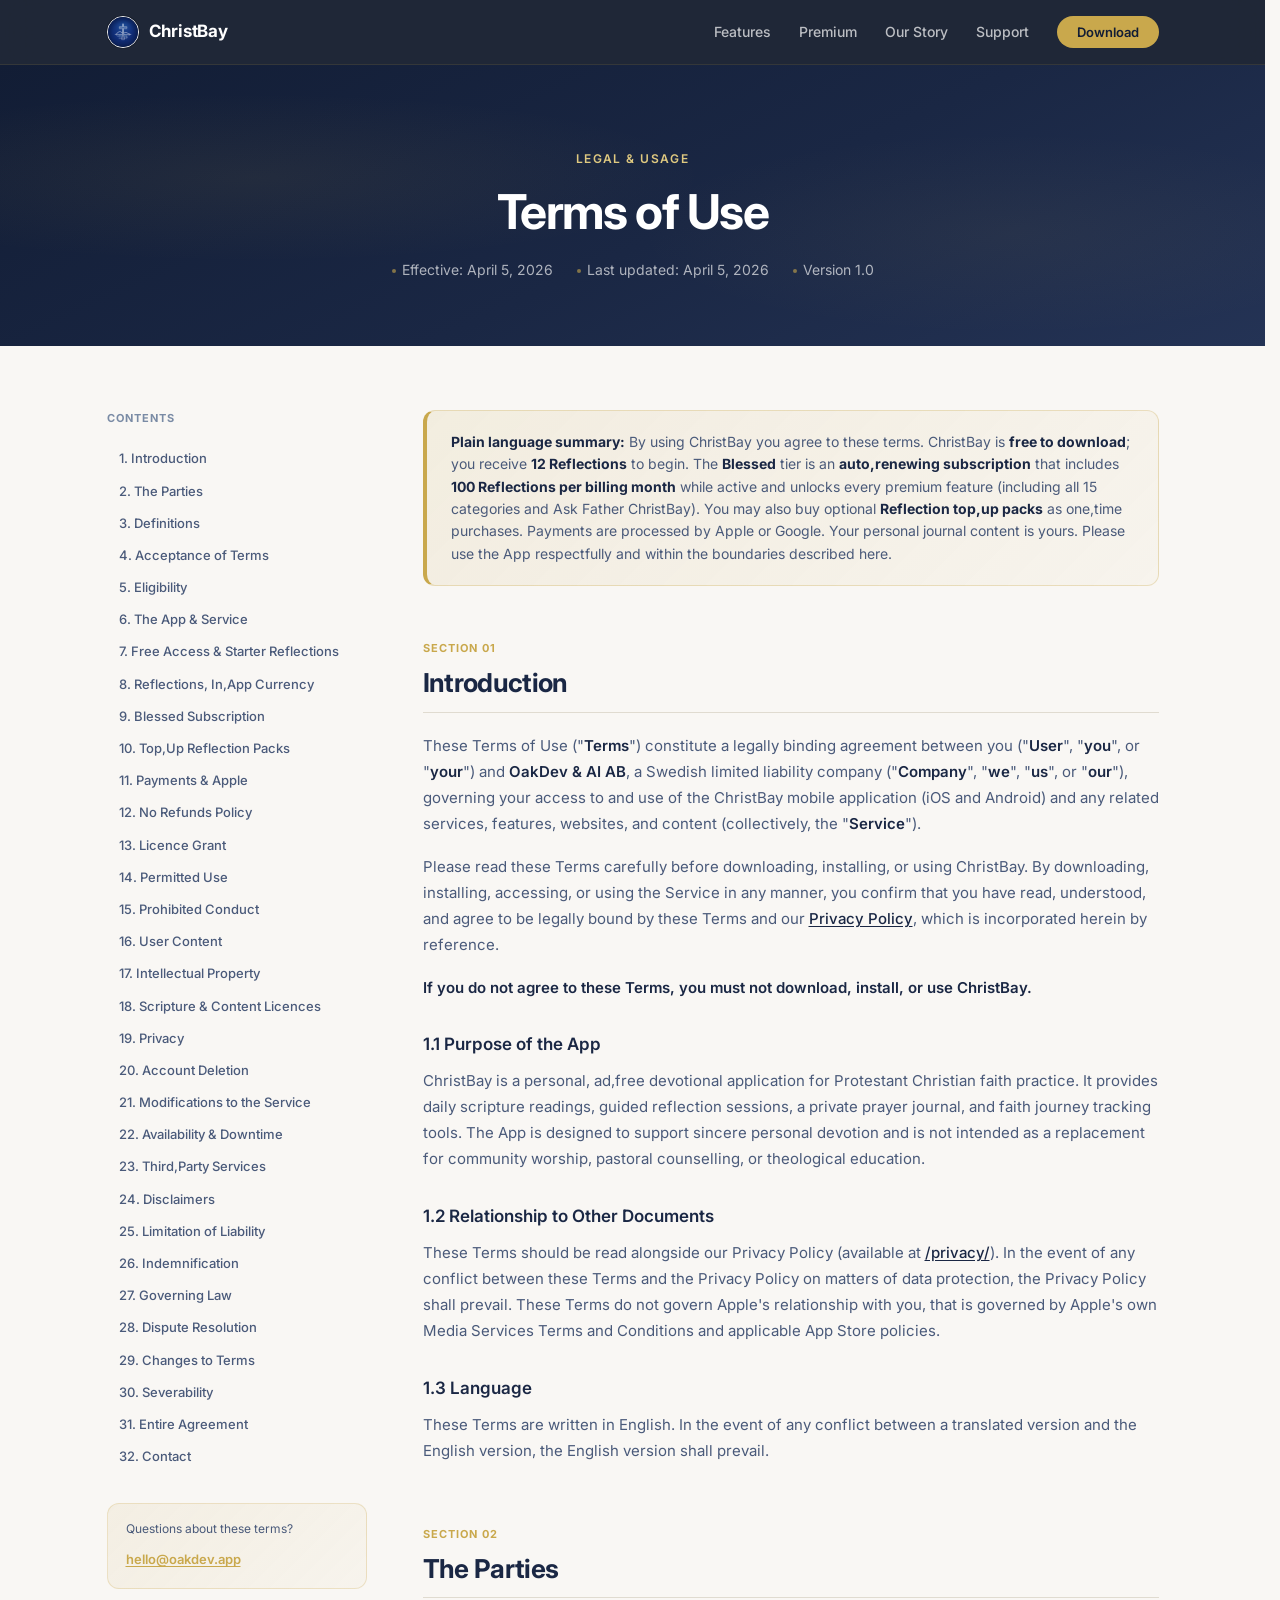
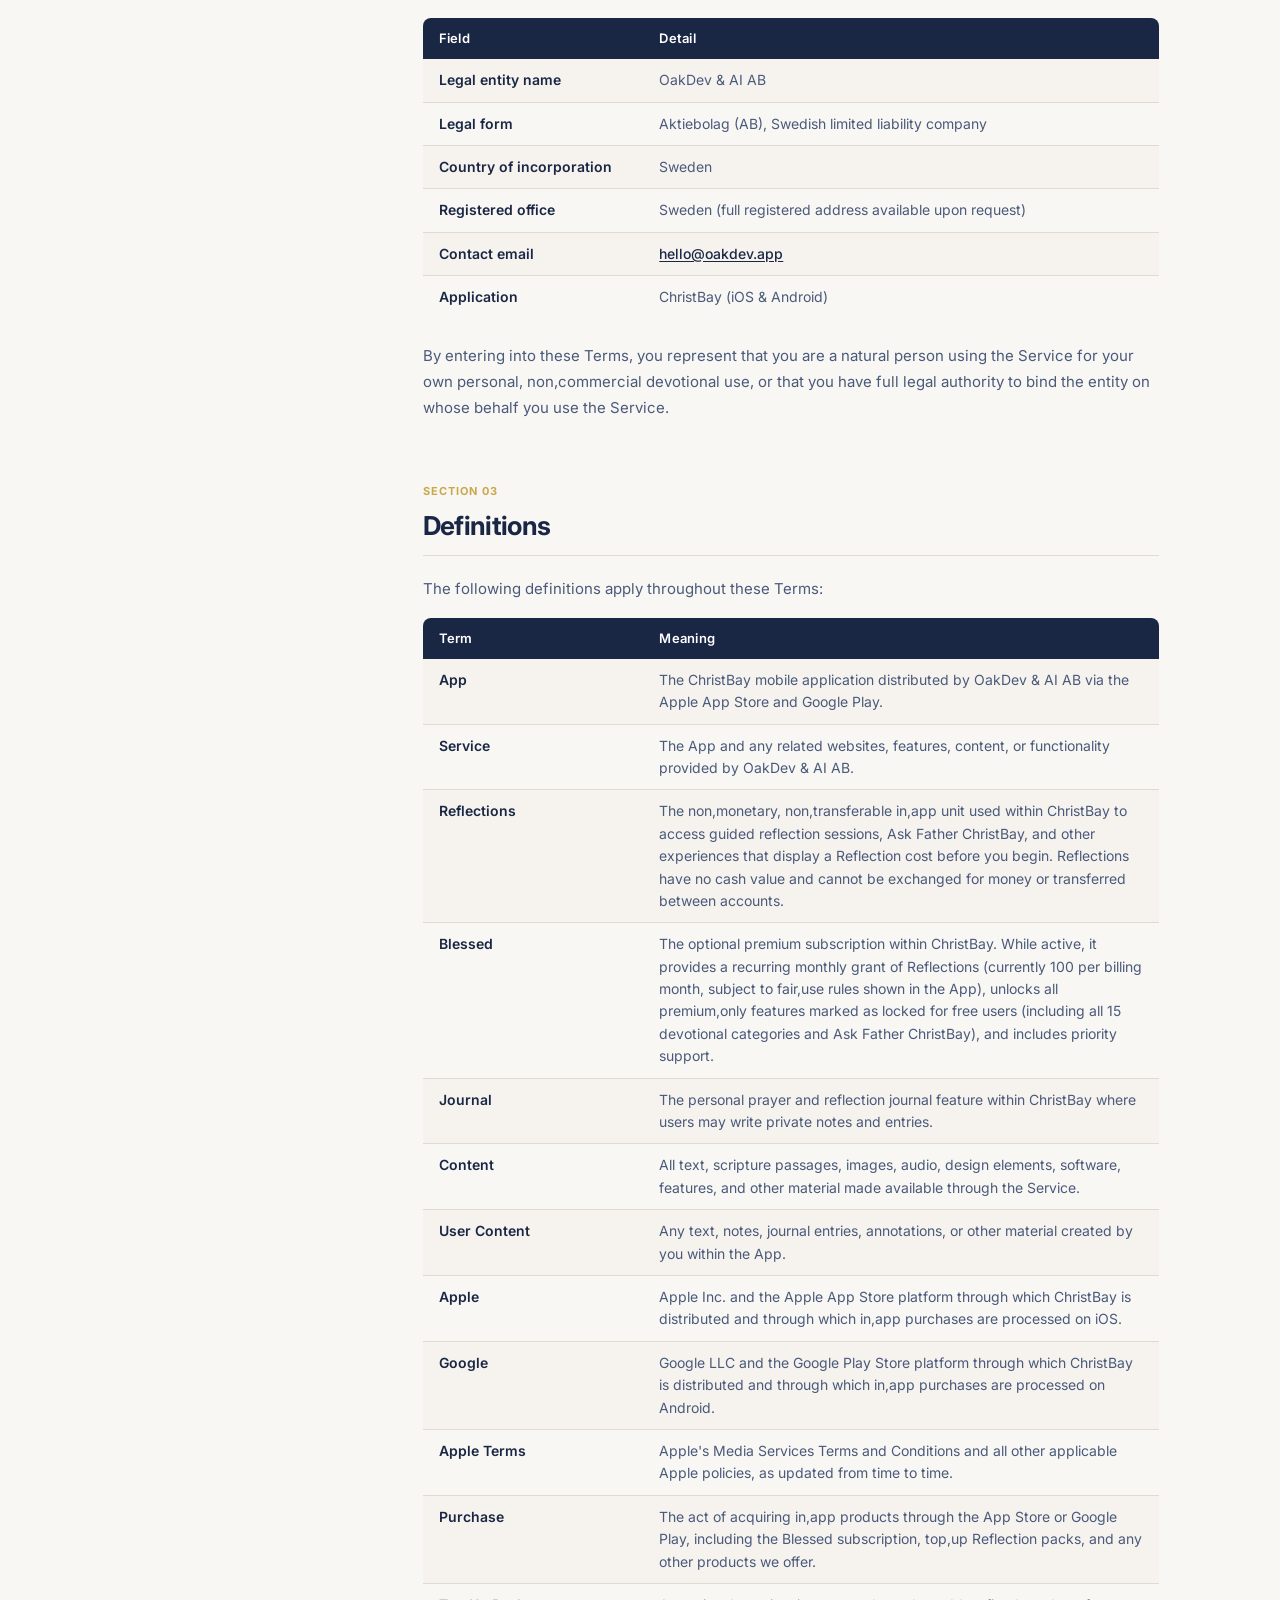
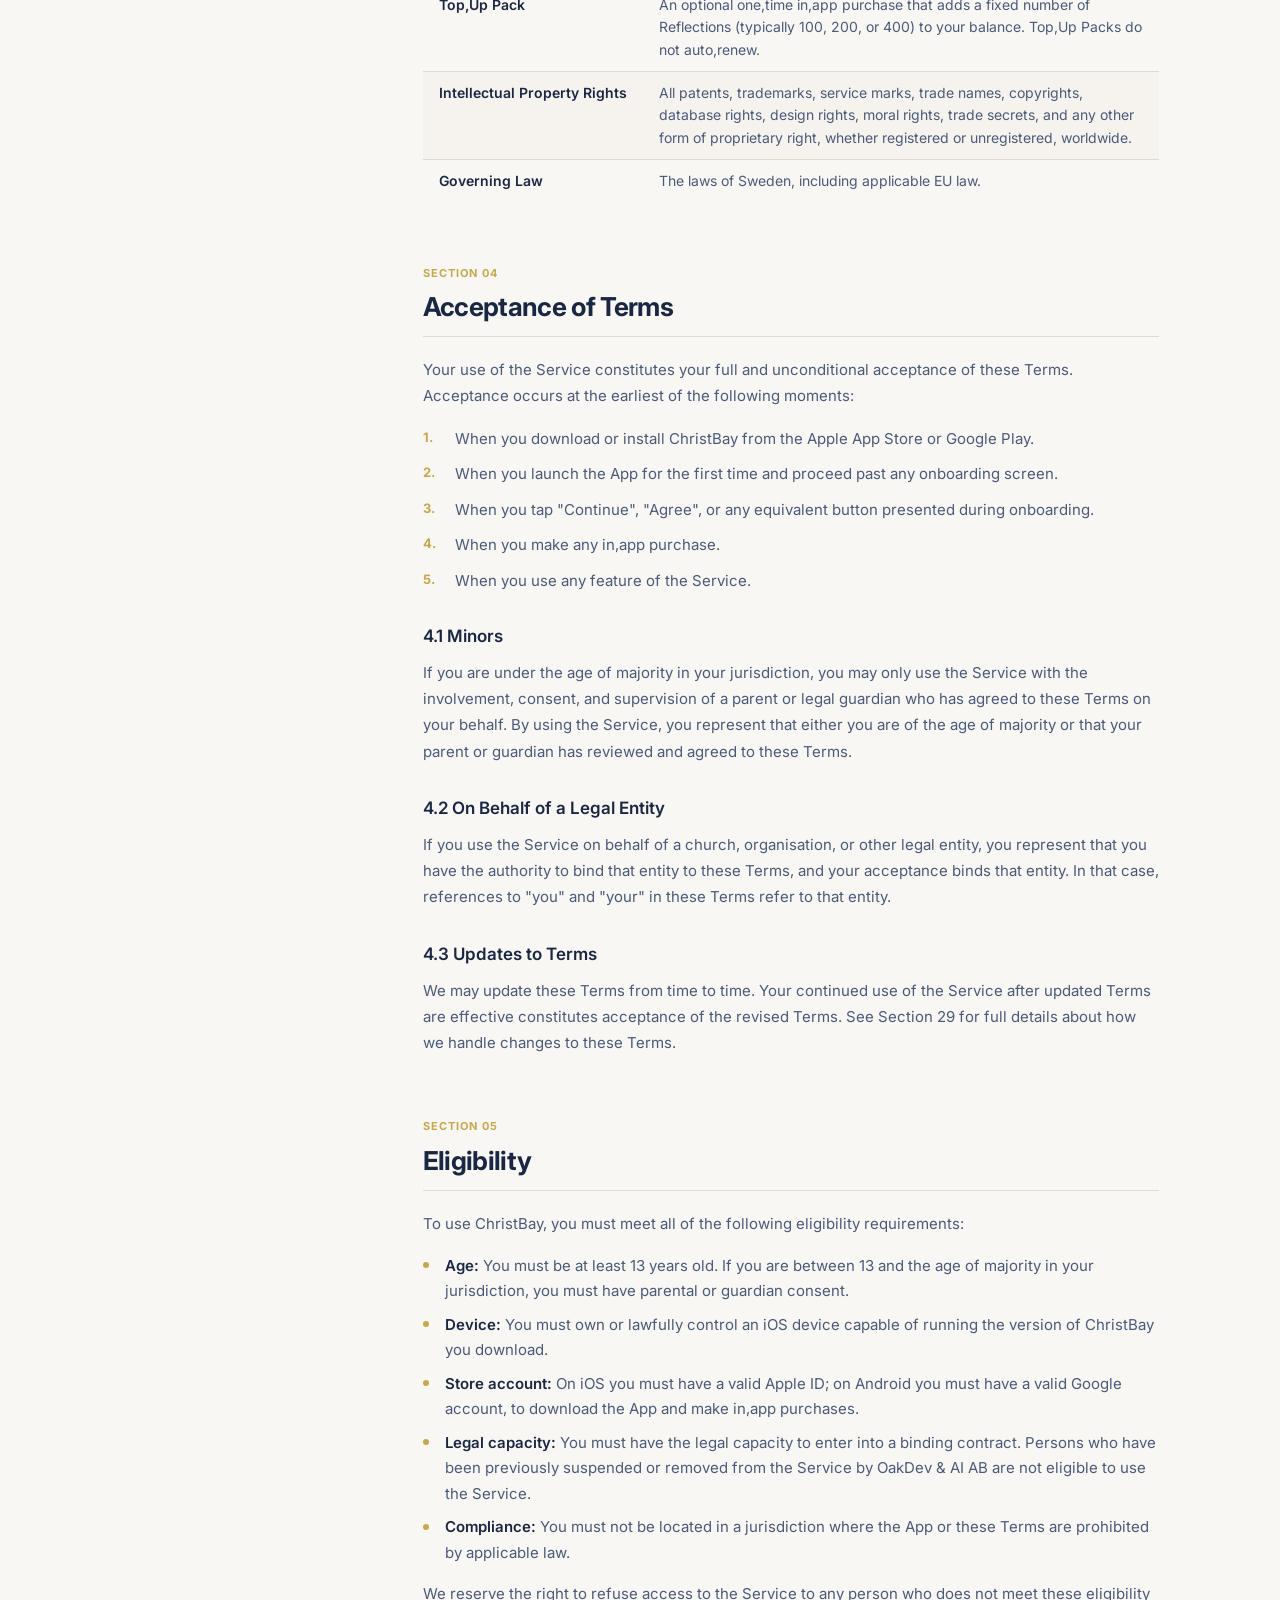
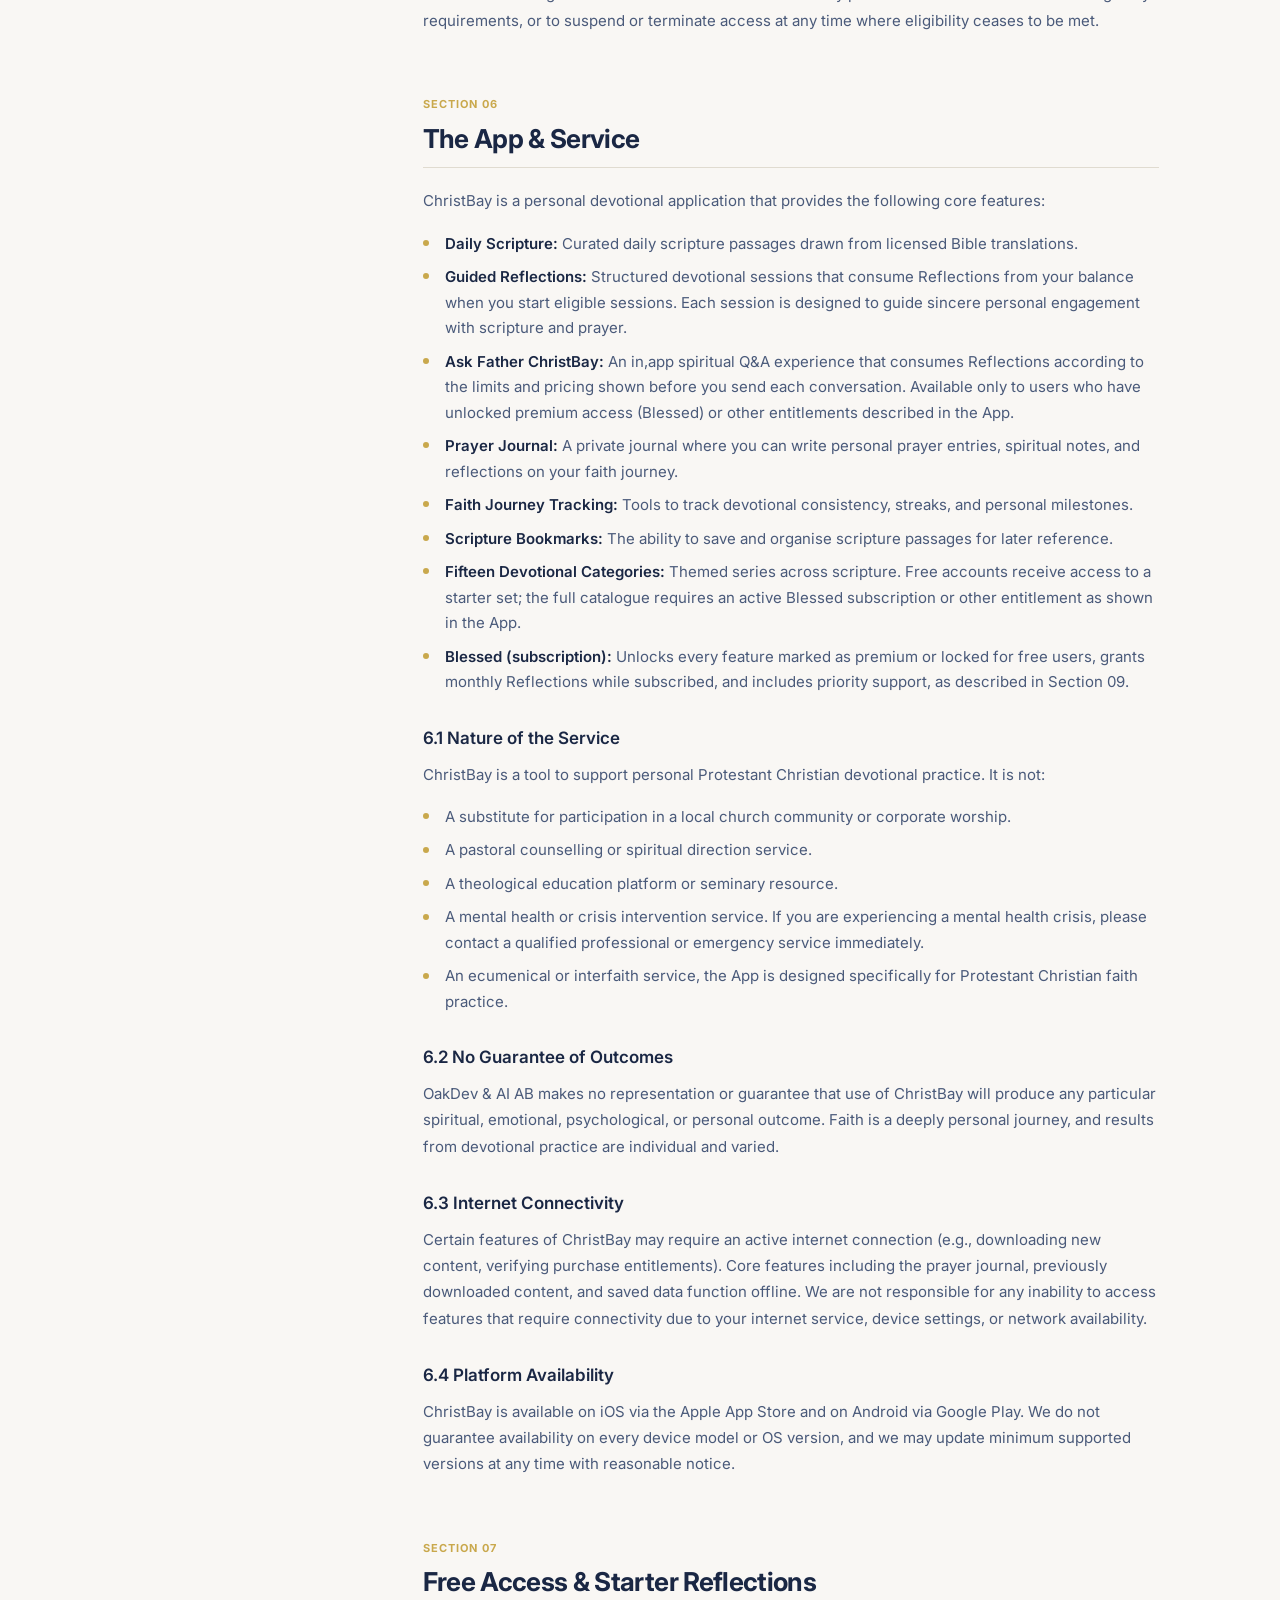
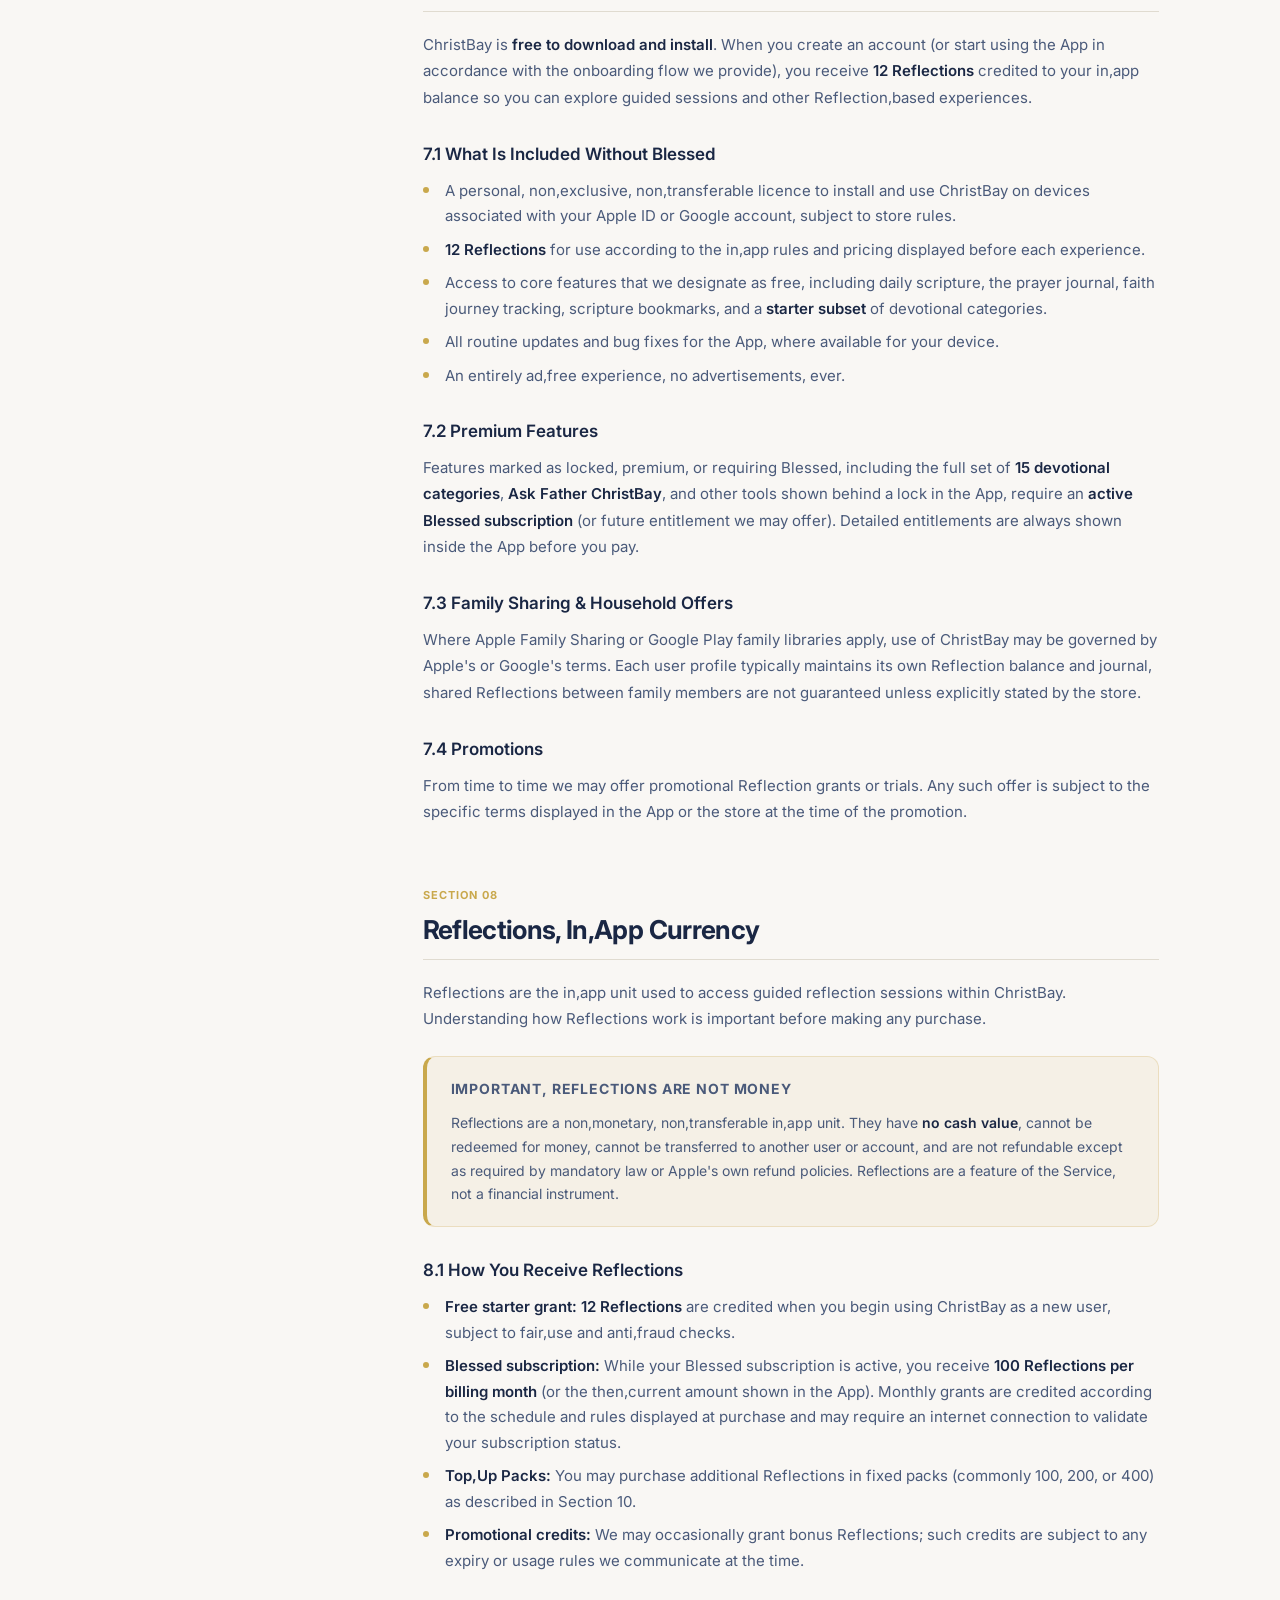
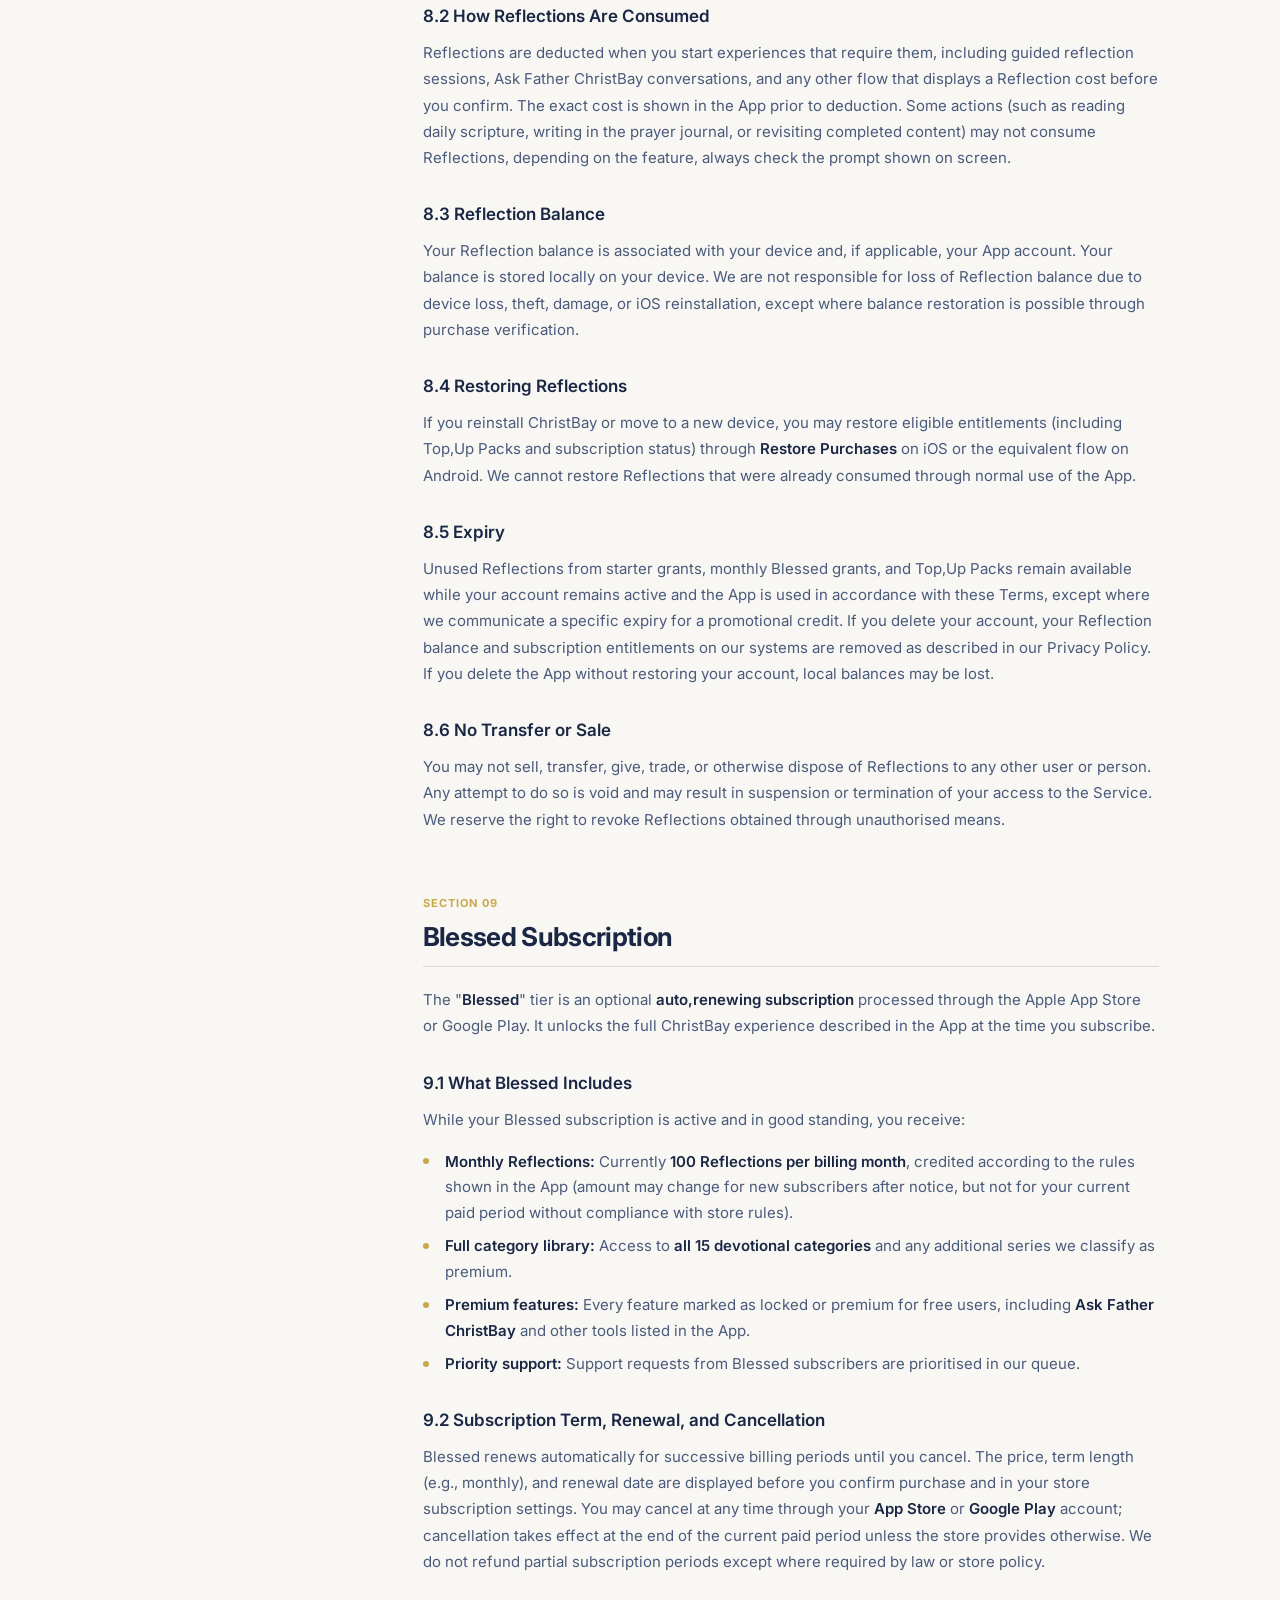
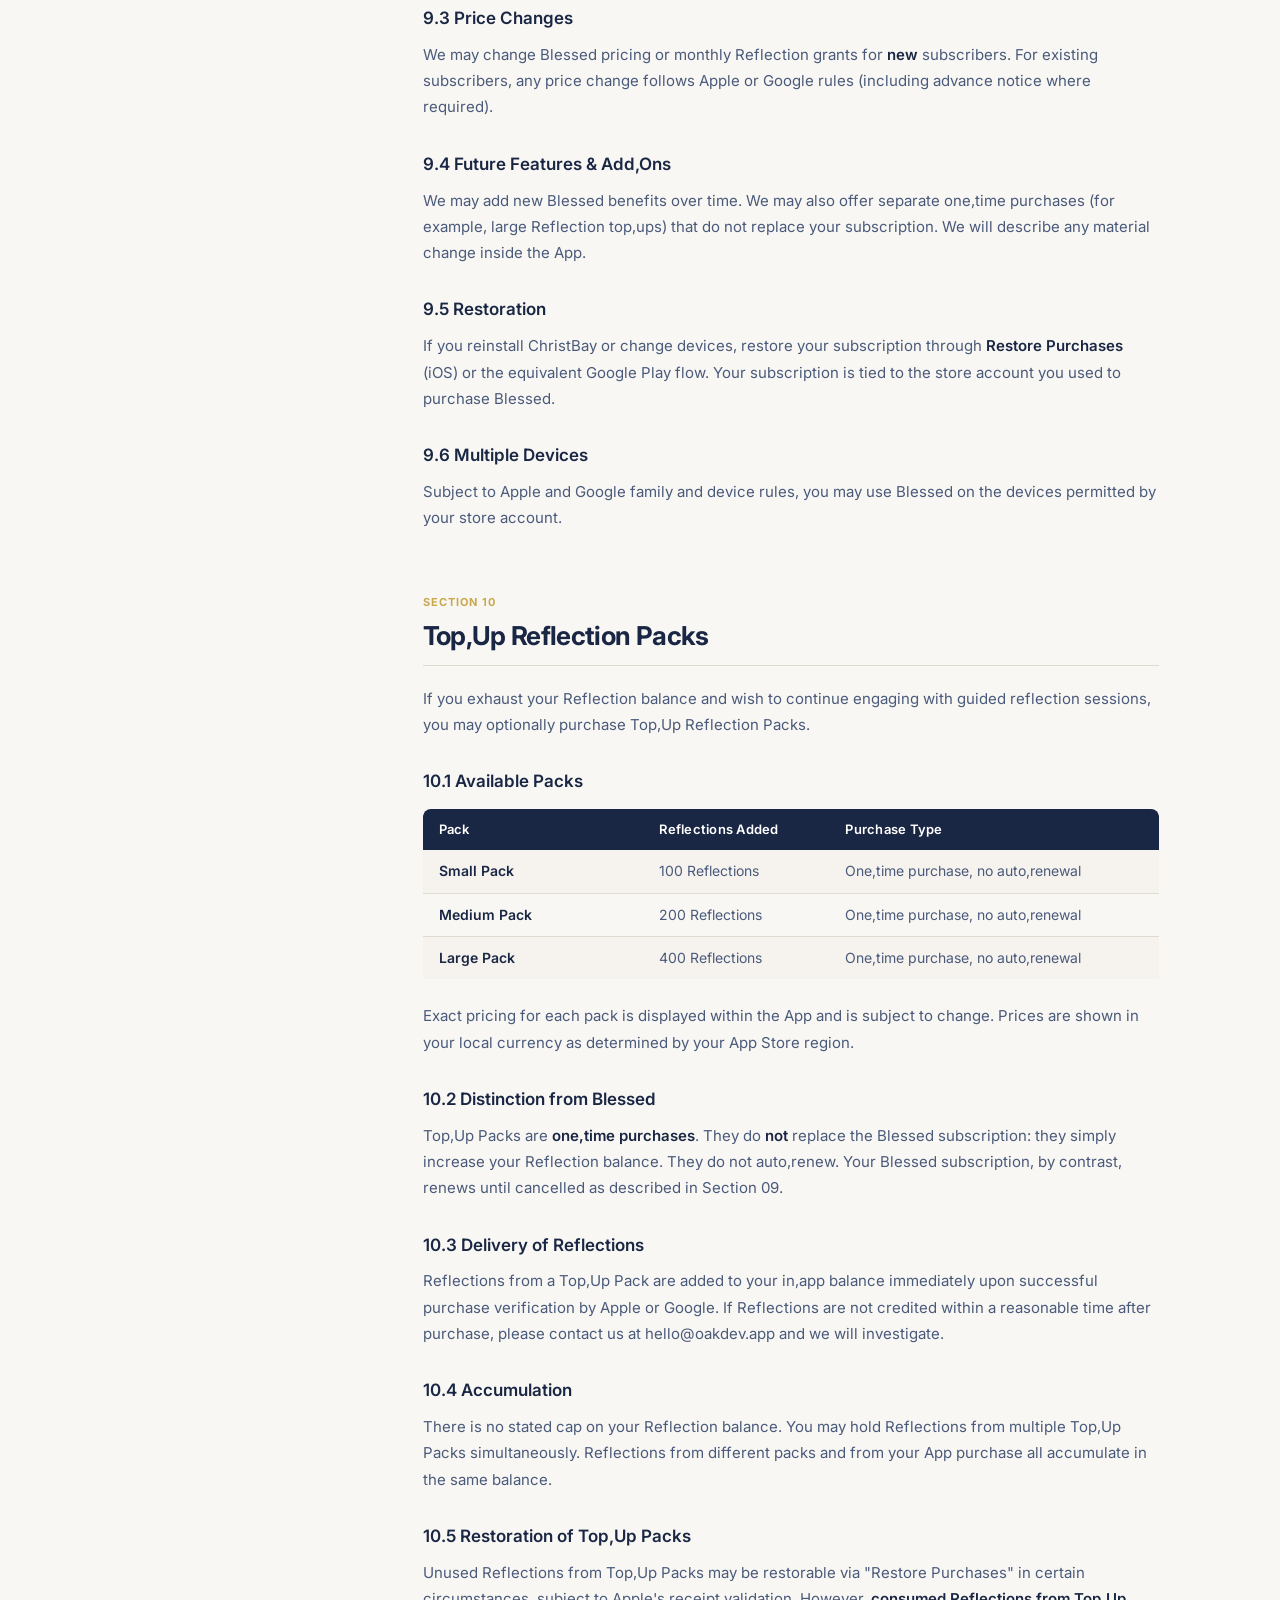
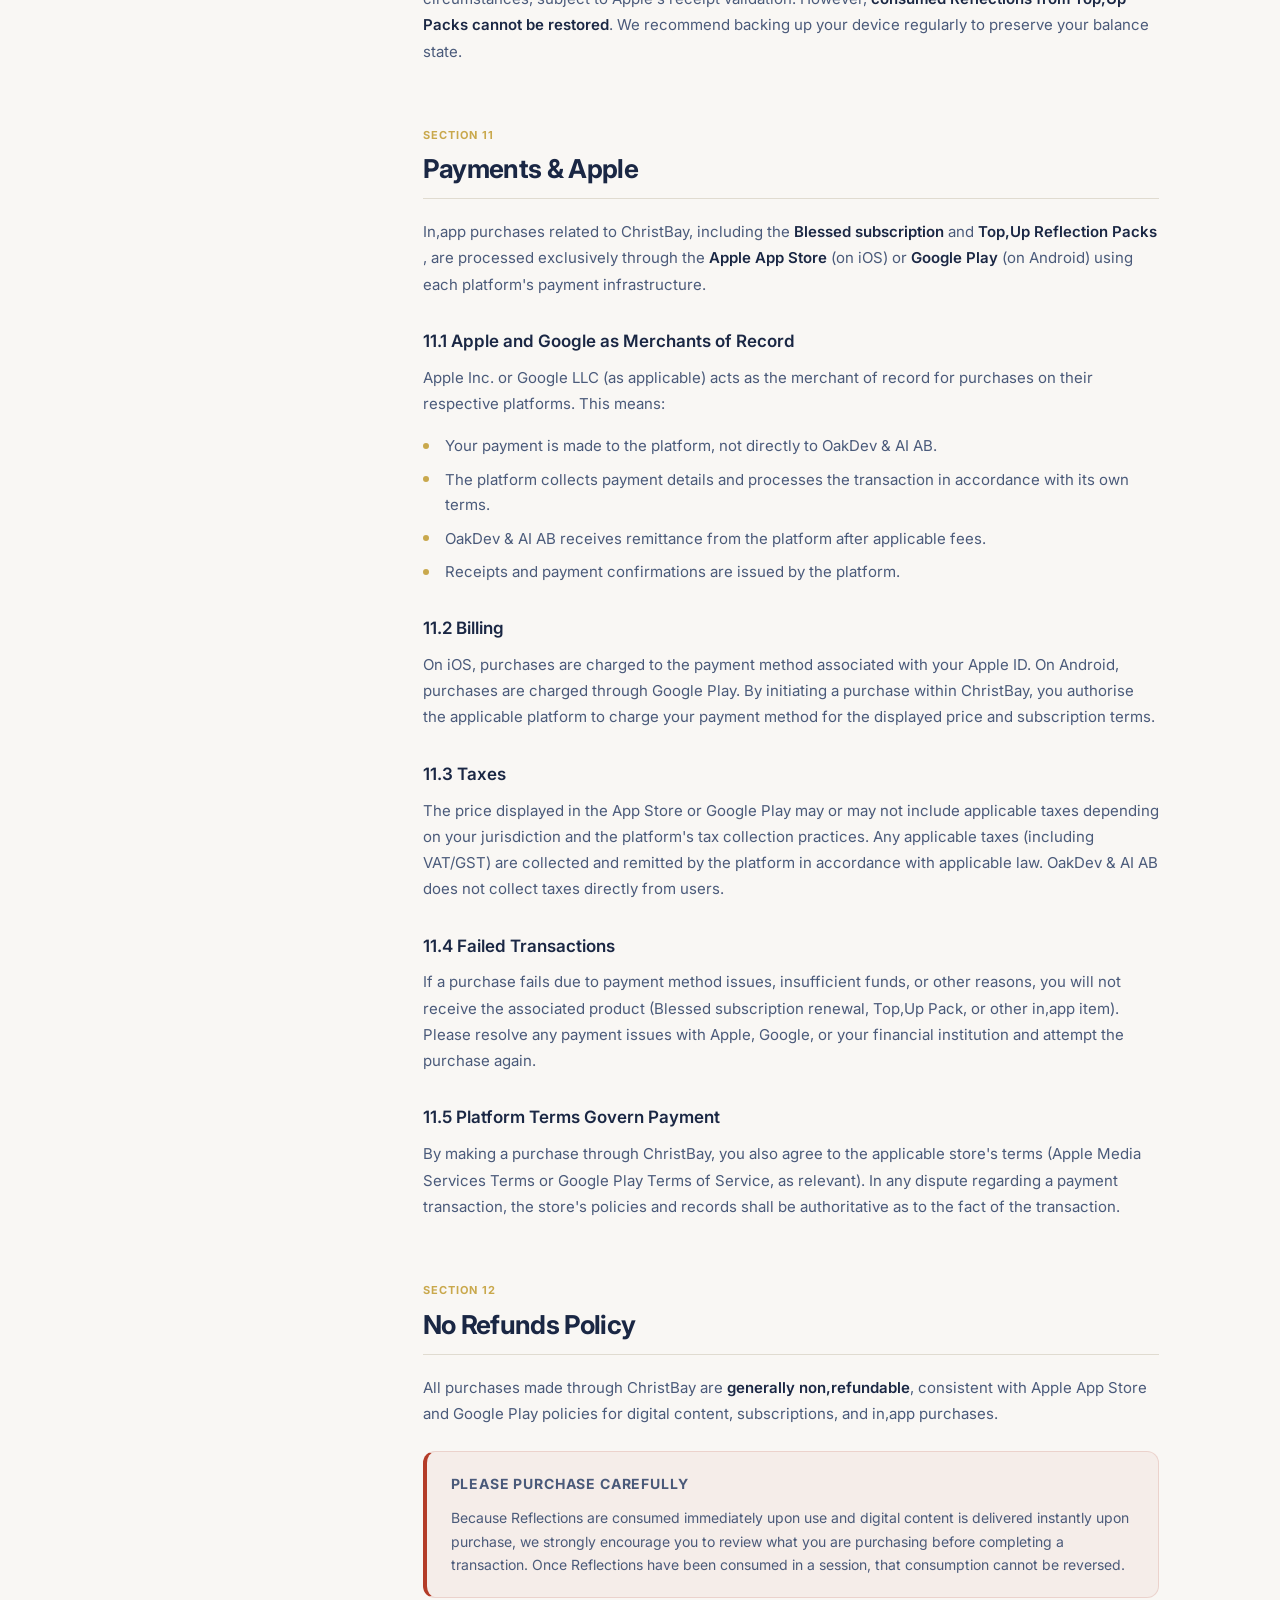
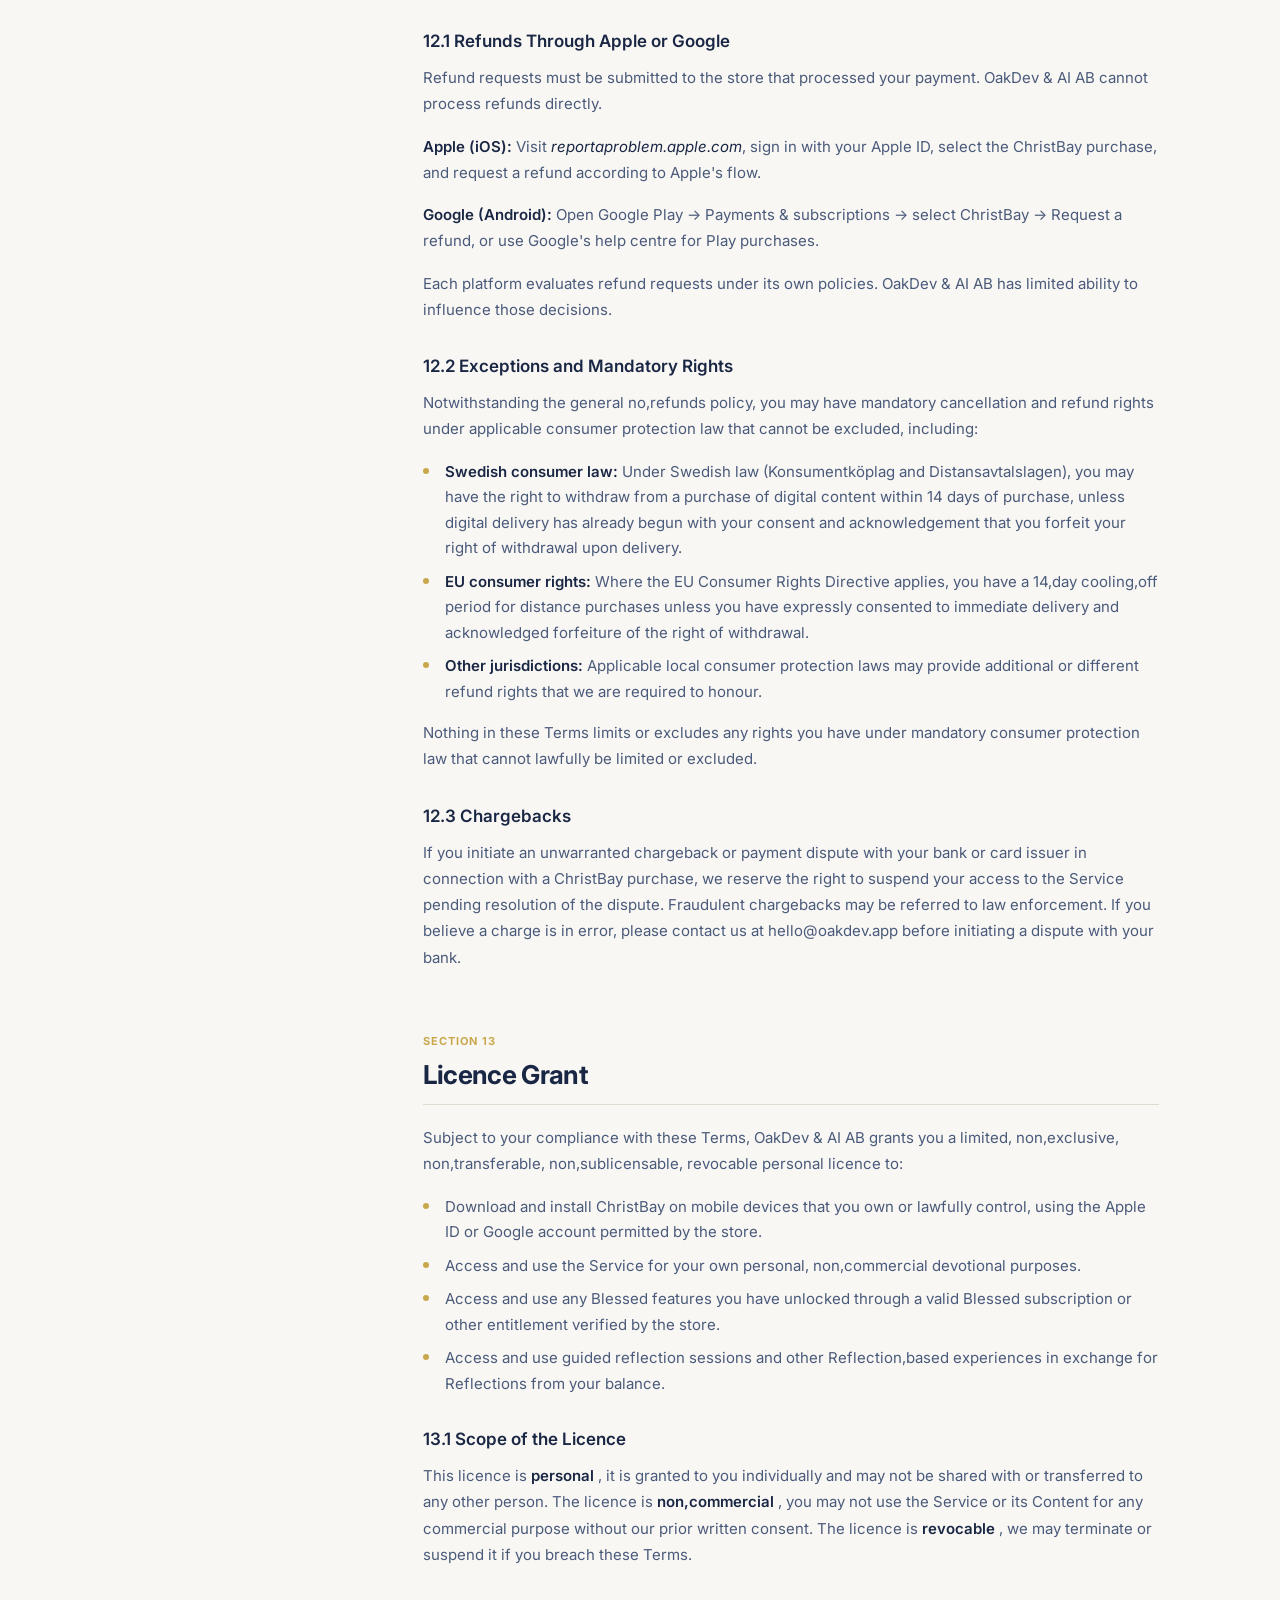
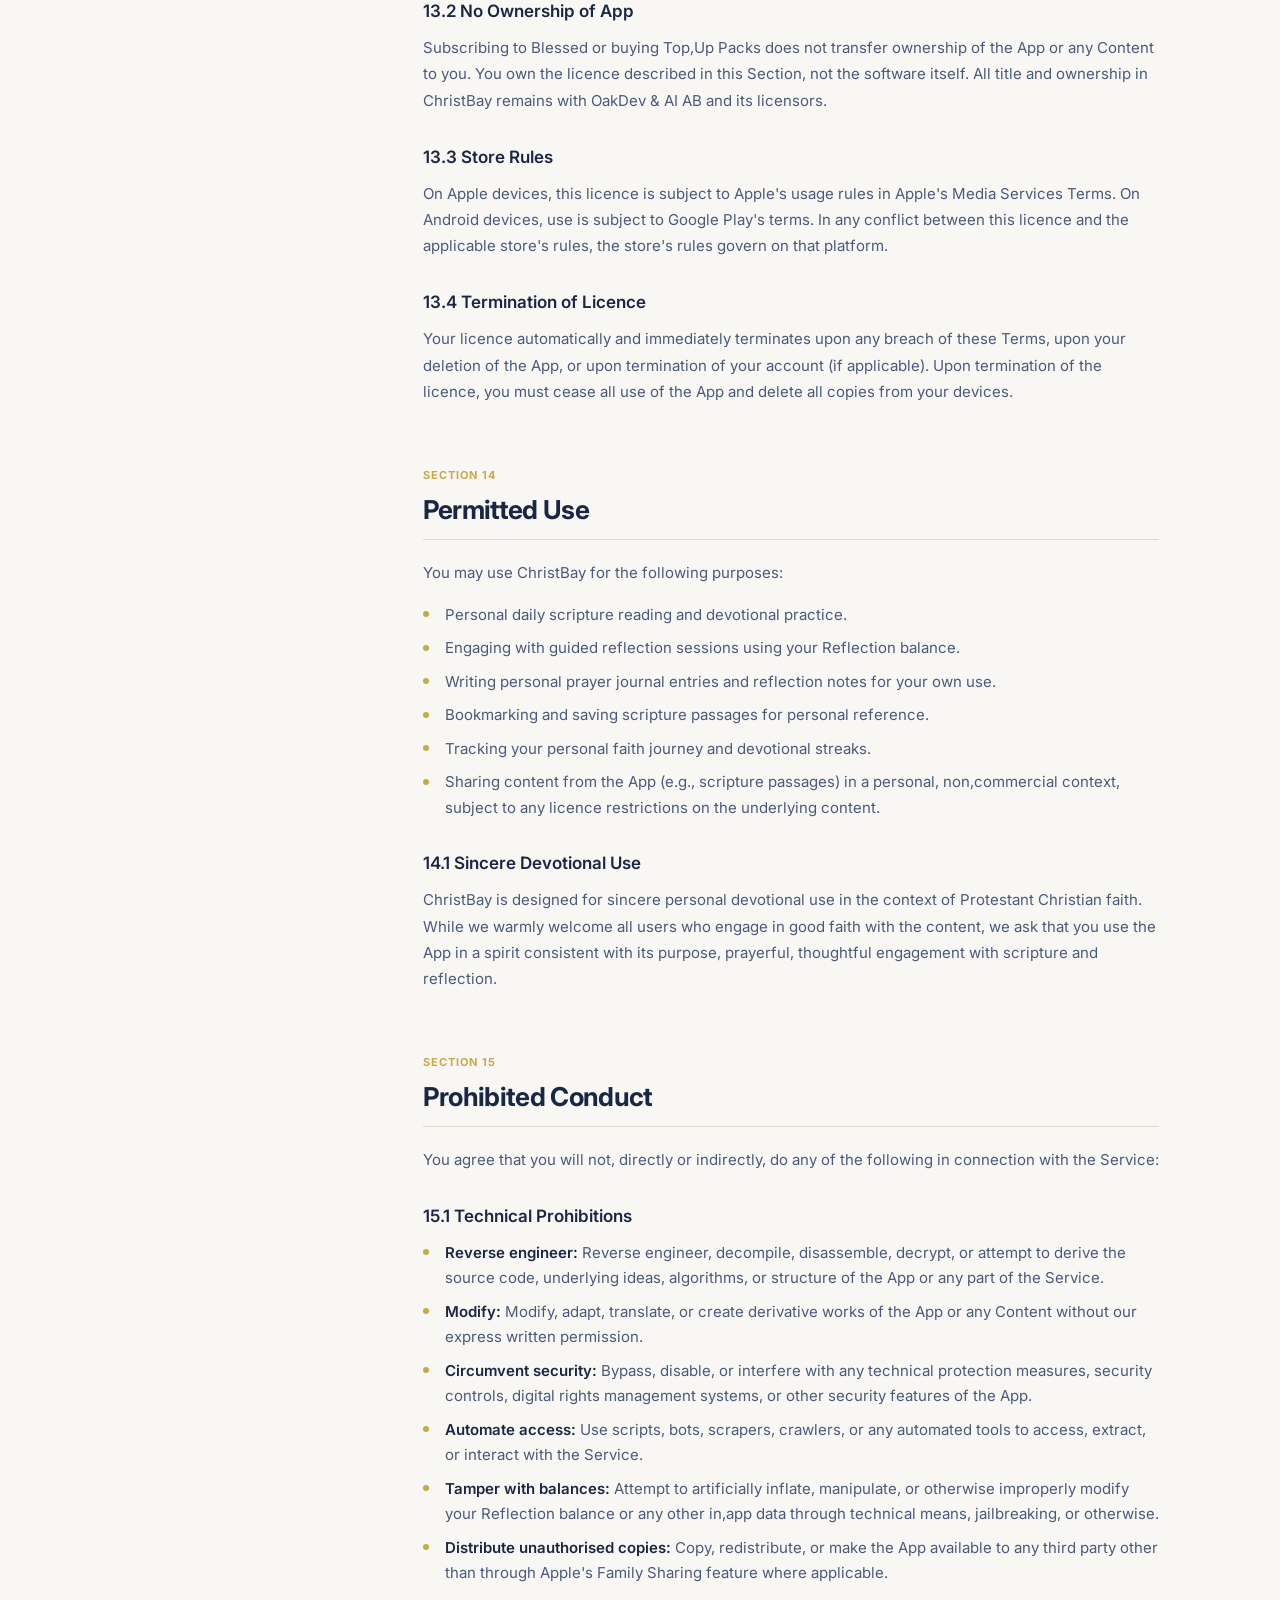
<file: terms/index.html>
<!DOCTYPE html>
<html lang="en">
<head>
  <meta charset="UTF-8" />
  <meta name="viewport" content="width=device-width, initial-scale=1.0" />
  <meta name="description" content="Terms of Use for ChristBay, the rules and conditions that govern your use of the ChristBay app by OakDev &amp; AI AB." />
  <meta name="robots" content="index, follow" />
  <title>Terms of Use, ChristBay</title>
  <link rel="icon" type="image/png" href="/assets/brand.png" />
  <link rel="preconnect" href="https://fonts.googleapis.com" />
  <link rel="preconnect" href="https://fonts.gstatic.com" crossorigin />
  <link href="https://fonts.googleapis.com/css2?family=Inter:ital,wght@0,300;0,400;0,500;0,600;0,700;1,400&display=swap" rel="stylesheet" />
  <link rel="stylesheet" href="/assets/css/site-nav.css" />
  <style>
    :root {
      --navy:           #1a2744;
      --navy-light:     #243355;
      --navy-deep:      #121d35;
      --gold:           #c9a84c;
      --gold-light:     #dfc980;
      --gold-subtle:    #f5edcc;
      --warm-white:     #f9f7f4;
      --cream:          #f0ece4;
      --white:          #ffffff;
      --text-primary:   #1a2744;
      --text-secondary: #4a5a7a;
      --text-muted:     #7a8ba5;
      --border:         #e0dbd0;
      --shadow-sm:      0 1px 3px rgba(26,39,68,.08);
      --shadow-md:      0 4px 16px rgba(26,39,68,.10);
      --radius:         12px;
      --radius-sm:      8px;
      --transition:     0.25s ease;
      --max-width:      1100px;
      --doc-max-width:  800px;
    }
    *,*::before,*::after{box-sizing:border-box;margin:0;padding:0}
    html{scroll-behavior:smooth;font-size:16px}
    body{font-family:'Inter',system-ui,-apple-system,BlinkMacSystemFont,sans-serif;background:var(--warm-white);color:var(--text-primary);line-height:1.6;-webkit-font-smoothing:antialiased;overflow-x:hidden}
    img{max-width:100%;height:auto;display:block}
    a{color:inherit;text-decoration:none}
    ul{list-style:none}

    /* Skip link */
    .skip-link{position:absolute;top:-120px;left:1rem;background:var(--navy);color:var(--white);padding:.5rem 1rem;border-radius:var(--radius-sm);font-size:.875rem;font-weight:600;z-index:9999;transition:top var(--transition)}
    .skip-link:focus{top:1rem}

    /* Page hero */
    .page-hero{background:linear-gradient(155deg,var(--navy-deep) 0%,var(--navy) 55%,var(--navy-light) 100%);color:var(--white);text-align:center;padding:5rem 1.5rem 4rem;position:relative;overflow:hidden}
    .page-hero::before{content:'';position:absolute;inset:0;background:radial-gradient(ellipse 60% 50% at 20% 40%,rgba(201,168,76,.07) 0%,transparent 60%),radial-gradient(ellipse 50% 60% at 80% 60%,rgba(201,168,76,.05) 0%,transparent 60%);pointer-events:none}
    .page-hero-inner{position:relative;z-index:1;max-width:var(--doc-max-width);margin:0 auto}
    .page-hero-label{display:inline-block;font-size:.75rem;font-weight:600;letter-spacing:.12em;text-transform:uppercase;color:var(--gold-light);margin-bottom:1rem}
    .page-hero h1{font-size:clamp(2rem,4vw,3rem);font-weight:700;letter-spacing:-.03em;line-height:1.15;margin-bottom:1.25rem;color:var(--white)}
    .page-hero-meta{display:flex;flex-wrap:wrap;justify-content:center;gap:.5rem 1.5rem;font-size:.875rem;color:rgba(255,255,255,.65)}
    .page-hero-meta span{display:flex;align-items:center;gap:.375rem}
    .dot{width:4px;height:4px;border-radius:50%;background:rgba(201,168,76,.6);display:inline-block}

    /* Document layout */
    .doc-layout{max-width:var(--max-width);margin:0 auto;padding:4rem 1.5rem 6rem;display:grid;grid-template-columns:260px 1fr;gap:3.5rem;align-items:start}
    @media(max-width:900px){.doc-layout{grid-template-columns:1fr;gap:2rem;padding:2.5rem 1.5rem 5rem}}

    /* TOC */
    .toc{position:sticky;top:84px}
    @media(max-width:900px){.toc{position:static;background:var(--cream);border:1px solid var(--border);border-radius:var(--radius);padding:1.5rem}}
    .toc-title{font-size:.6875rem;font-weight:700;letter-spacing:.1em;text-transform:uppercase;color:var(--text-muted);margin-bottom:1rem}
    .toc-list{display:flex;flex-direction:column;gap:.125rem}
    .toc-list a{font-size:.8125rem;font-weight:500;color:var(--text-secondary);padding:.375rem .625rem;border-radius:var(--radius-sm);border-left:2px solid transparent;transition:color var(--transition),border-color var(--transition),background var(--transition);display:block;line-height:1.4}
    .toc-list a:hover,.toc-list a.active{color:var(--navy);border-left-color:var(--gold);background:rgba(201,168,76,.07)}
    .toc-list .toc-sub{padding-left:1.25rem;font-size:.75rem;color:var(--text-muted)}
    .toc-list .toc-sub:hover,.toc-list .toc-sub.active{color:var(--text-secondary)}
    .toc-contact-box{margin-top:2rem;padding:1rem 1.125rem;background:linear-gradient(135deg,rgba(201,168,76,.10) 0%,rgba(201,168,76,.04) 100%);border:1px solid rgba(201,168,76,.25);border-radius:var(--radius)}
    .toc-contact-box p{font-size:.75rem;color:var(--text-secondary);line-height:1.5;margin-bottom:.5rem}
    .toc-contact-box a{font-size:.8125rem;font-weight:600;color:var(--gold);text-decoration:underline;text-underline-offset:2px}
    @media(max-width:900px){.toc-contact-box{display:none}}

    /* Doc content */
    .doc-content{min-width:0}
    .policy-notice{background:linear-gradient(135deg,rgba(201,168,76,.12) 0%,rgba(201,168,76,.04) 100%);border:1px solid rgba(201,168,76,.3);border-left:4px solid var(--gold);border-radius:var(--radius);padding:1.25rem 1.5rem;margin-bottom:3rem}
    .policy-notice p{font-size:.875rem;color:var(--text-secondary);line-height:1.6}
    .policy-notice p strong{color:var(--text-primary)}
    .policy-section{margin-bottom:3.5rem;scroll-margin-top:90px}
    .policy-section:last-child{margin-bottom:0}
    .section-number{display:inline-block;font-size:.6875rem;font-weight:700;letter-spacing:.1em;text-transform:uppercase;color:var(--gold);margin-bottom:.5rem}
    .policy-section h2{font-size:clamp(1.25rem,2.5vw,1.625rem);font-weight:700;letter-spacing:-.025em;color:var(--navy);margin-bottom:1.25rem;padding-bottom:.75rem;border-bottom:1px solid var(--border);line-height:1.3}
    .policy-section h3{font-size:1.0625rem;font-weight:600;color:var(--navy);margin-top:2rem;margin-bottom:.75rem;line-height:1.35}
    .policy-section h4{font-size:.9375rem;font-weight:600;color:var(--text-primary);margin-top:1.5rem;margin-bottom:.5rem}
    .policy-section p{font-size:.9375rem;color:var(--text-secondary);line-height:1.75;margin-bottom:1rem}
    .policy-section p:last-child{margin-bottom:0}
    .policy-section p strong{color:var(--text-primary);font-weight:600}
    .policy-section p em{font-style:italic;color:var(--text-primary)}

    /* Lists */
    .policy-list{margin:.75rem 0 1rem;padding-left:0;list-style:none;display:flex;flex-direction:column;gap:.5rem}
    .policy-list li{font-size:.9375rem;color:var(--text-secondary);line-height:1.7;padding-left:1.375rem;position:relative}
    .policy-list li::before{content:'';position:absolute;left:0;top:.62em;width:6px;height:6px;border-radius:50%;background:var(--gold)}
    .policy-list li strong{color:var(--text-primary);font-weight:600}
    .policy-list-ordered{margin:.75rem 0 1rem;padding-left:0;list-style:none;counter-reset:pol;display:flex;flex-direction:column;gap:.625rem}
    .policy-list-ordered li{font-size:.9375rem;color:var(--text-secondary);line-height:1.7;padding-left:2rem;position:relative;counter-increment:pol}
    .policy-list-ordered li::before{content:counter(pol)".";position:absolute;left:0;top:0;font-size:.8125rem;font-weight:700;color:var(--gold);min-width:1.5rem}
    .policy-list-ordered li strong{color:var(--text-primary);font-weight:600}

    /* Tables */
    .def-table{width:100%;border-collapse:collapse;margin:1rem 0 1.5rem;font-size:.875rem}
    .def-table th{text-align:left;padding:.625rem 1rem;background:var(--navy);color:var(--white);font-weight:600;font-size:.8125rem;letter-spacing:.02em}
    .def-table th:first-child{border-radius:var(--radius-sm) 0 0 0}
    .def-table th:last-child{border-radius:0 var(--radius-sm) 0 0}
    .def-table td{padding:.625rem 1rem;border-bottom:1px solid var(--border);color:var(--text-secondary);vertical-align:top;line-height:1.6}
    .def-table td:first-child{font-weight:600;color:var(--text-primary);white-space:nowrap;width:30%}
    .def-table tr:last-child td{border-bottom:none}
    .def-table tr:nth-child(odd) td{background:rgba(240,236,228,.35)}
    @media(max-width:600px){
      .def-table,.def-table tbody,.def-table tr,.def-table td{display:block;width:100%}
      .def-table thead{display:none}
      .def-table td{border-bottom:none;padding:.5rem .75rem}
      .def-table td:first-child{font-size:.75rem;text-transform:uppercase;letter-spacing:.05em;color:var(--gold);padding-bottom:.125rem;white-space:normal;width:100%}
      .def-table tr{border:1px solid var(--border);border-radius:var(--radius-sm);margin-bottom:.75rem;overflow:hidden;padding:.25rem 0;background:var(--white)}
    }

    /* Callouts */
    .callout{border-radius:var(--radius);padding:1.25rem 1.5rem;margin:1.5rem 0}
    .callout-info{background:rgba(26,39,68,.04);border:1px solid rgba(26,39,68,.10);border-left:4px solid var(--navy-light)}
    .callout-important{background:rgba(201,168,76,.08);border:1px solid rgba(201,168,76,.25);border-left:4px solid var(--gold)}
    .callout-warning{background:rgba(180,60,40,.05);border:1px solid rgba(180,60,40,.15);border-left:4px solid #b43c28}
    .callout-title{font-size:.8125rem;font-weight:700;letter-spacing:.06em;text-transform:uppercase;margin-bottom:.625rem;color:var(--text-primary)}
    .callout p{font-size:.875rem;color:var(--text-secondary);line-height:1.7;margin-bottom:0}
    .callout p+p{margin-top:.625rem}
    .callout p strong{color:var(--text-primary)}

    /* Divider */
    .policy-divider{border:none;border-top:1px solid var(--border);margin:3rem 0}

    /* Links */
    .doc-link{color:var(--navy);font-weight:500;text-decoration:underline;text-underline-offset:2px;transition:color var(--transition)}
    .doc-link:hover{color:var(--gold)}

    /* Footer (same as index.html) */
    .site-footer{background:#0b1220;color:rgba(255,255,255,.5);padding:4.5rem 1.5rem 2.5rem}
    .footer-inner{max-width:var(--max-width);margin:0 auto}
    .footer-top{display:flex;align-items:flex-start;justify-content:space-between;padding-bottom:2.5rem;border-bottom:1px solid rgba(255,255,255,.07);gap:2rem;flex-wrap:wrap}
    .footer-brand{display:flex;align-items:center;gap:.625rem}
    .footer-brand img{width:36px;height:36px;object-fit:cover;border-radius:50%;border:1px solid rgba(255,255,255,.95);box-shadow:0 0 0 1px rgba(0,0,0,.18);opacity:1}
    .footer-brand-name{font-size:1rem;font-weight:700;color:var(--white)}
    .footer-nav{display:flex;gap:.5rem 2.25rem;flex-wrap:wrap;align-items:center}
    .footer-nav a{font-size:.875rem;color:rgba(255,255,255,.45);transition:color var(--transition)}
    .footer-nav a:hover{color:var(--white)}
    .footer-bottom{padding-top:2rem;display:flex;align-items:center;justify-content:space-between;flex-wrap:wrap;gap:.75rem}
    .footer-copyright{font-size:.8125rem;color:rgba(255,255,255,.3)}
    .footer-tagline{font-size:.8125rem;color:rgba(255,255,255,.2);font-style:italic}

    @media(prefers-reduced-motion:reduce){*,*::before,*::after{transition:none!important;animation:none!important}}
    @media print{.site-header,.toc,.skip-link{display:none}.doc-layout{display:block;padding:1rem 0}.policy-section{break-inside:avoid}body{background:white;color:black}}
  </style>

<script>
(function () {
  var downloadToggle = document.getElementById('download-toggle');
  var downloadMenu = document.getElementById('download-menu');
  if (downloadToggle && downloadMenu) {
    downloadToggle.addEventListener('click', function (e) {
      e.preventDefault();
      var isOpen = downloadMenu.classList.contains('open');
      downloadMenu.classList.toggle('open');
      downloadToggle.setAttribute('aria-expanded', !isOpen);
    });
    document.addEventListener('click', function (e) {
      if (!downloadToggle.contains(e.target) && !downloadMenu.contains(e.target)) {
        downloadMenu.classList.remove('open');
        downloadToggle.setAttribute('aria-expanded', 'false');
      }
    });
    document.addEventListener('keydown', function (e) {
      if (e.key === 'Escape') {
        downloadMenu.classList.remove('open');
        downloadToggle.setAttribute('aria-expanded', 'false');
      }
    });
    downloadMenu.querySelectorAll('a').forEach(function (link) {
      link.addEventListener('click', function () {
        downloadMenu.classList.remove('open');
        downloadToggle.setAttribute('aria-expanded', 'false');
      });
    });
  }
})();
</script>
</head>
<body>

<a href="#main" class="skip-link">Skip to main content</a>

<header class="site-header" role="banner">
  <nav class="nav-inner" aria-label="Primary navigation">
    <a href="/" class="nav-brand" aria-label="ChristBay, home">
      <img src="/assets/brand.png" alt="" aria-hidden="true" />
      <span class="nav-brand-name">ChristBay</span>
    </a>
    <div class="nav-links">
      <a href="/#features" class="nav-text">Features</a>
      <a href="/#premium" class="nav-text">Premium</a>
      <a href="/history/" class="nav-text">Our Story</a>
      <a href="/support/" class="nav-text">Support</a>
      <div class="nav-dropdown">
        <button type="button" class="nav-cta" id="download-toggle" aria-expanded="false" aria-haspopup="true" aria-label="Download options">Download</button>
        <div class="nav-dropdown-menu" id="download-menu">
          <a href="https://apps.apple.com/se/app/christbay-daglig-reflektion/id6759575925" class="nav-dropdown-item" aria-label="Download on Apple App Store">
            <svg viewBox="0 0 24 24" width="18" height="18" aria-hidden="true" focusable="false" xmlns="http://www.w3.org/2000/svg"><path fill="currentColor" d="M18.71 19.5c-.83 1.24-1.71 2.45-3.05 2.47-1.34.03-1.77-.79-3.29-.79-1.53 0-2 .77-3.27.82-1.31.05-2.3-1.32-3.14-2.53C4.25 17 2.94 12.45 4.7 9.39c.87-1.52 2.43-2.48 4.12-2.51 1.28-.02 2.5.87 3.29.87.78 0 2.26-1.07 3.8-.91.65.03 2.47.26 3.64 1.98-.09.06-2.17 1.28-2.15 3.81.03 3.02 2.65 4.03 2.68 4.04-.03.07-.42 1.44-1.38 2.83M13 3.5c.73-.83 1.94-1.46 2.94-1.5.13 1.17-.34 2.35-1.04 3.19-.69.85-1.83 1.51-2.95 1.42-.15-1.15.41-2.35 1.05-3.11z"/></svg>
            App Store
          </a>
          <a href="https://play.google.com/store/apps/details?id=com.oakdev.christbay" class="nav-dropdown-item" aria-label="Download on Google Play Store">
            <svg viewBox="0 0 24 24" width="18" height="18" aria-hidden="true" focusable="false" xmlns="http://www.w3.org/2000/svg"><path fill="currentColor" d="M3.609 1.814L13.792 12 3.609 22.186c-.386.387-.593.916-.593 1.465V1.349c0 .549.207 1.078.593 1.465zm10.908 10.911L21.268 24 3.609 1.814 14.517 12.722z"/></svg>
            Google Play
          </a>
        </div>
      </div>
    </div>
  </nav>
</header>

<div class="page-hero" role="banner" aria-label="Terms of Use header">
  <div class="page-hero-inner">
    <span class="page-hero-label">Legal &amp; Usage</span>
    <h1>Terms of Use</h1>
    <div class="page-hero-meta">
      <span><span class="dot" aria-hidden="true"></span>Effective: April&nbsp;5,&nbsp;2026</span>
      <span><span class="dot" aria-hidden="true"></span>Last updated: April&nbsp;5,&nbsp;2026</span>
      <span><span class="dot" aria-hidden="true"></span>Version&nbsp;1.0</span>
    </div>
  </div>
</div>

<main id="main">
  <div class="doc-layout">

    <aside class="toc" aria-label="Table of contents">
      <p class="toc-title">Contents</p>
      <nav class="toc-list" aria-label="Terms sections">
        <a href="#s1">1. Introduction</a>
        <a href="#s2">2. The Parties</a>
        <a href="#s3">3. Definitions</a>
        <a href="#s4">4. Acceptance of Terms</a>
        <a href="#s5">5. Eligibility</a>
        <a href="#s6">6. The App &amp; Service</a>
        <a href="#s7">7. Free Access &amp; Starter Reflections</a>
        <a href="#s8">8. Reflections, In,App Currency</a>
        <a href="#s9">9. Blessed Subscription</a>
        <a href="#s10">10. Top,Up Reflection Packs</a>
        <a href="#s11">11. Payments &amp; Apple</a>
        <a href="#s12">12. No Refunds Policy</a>
        <a href="#s13">13. Licence Grant</a>
        <a href="#s14">14. Permitted Use</a>
        <a href="#s15">15. Prohibited Conduct</a>
        <a href="#s16">16. User Content</a>
        <a href="#s17">17. Intellectual Property</a>
        <a href="#s18">18. Scripture &amp; Content Licences</a>
        <a href="#s19">19. Privacy</a>
        <a href="#s20">20. Account Deletion</a>
        <a href="#s21">21. Modifications to the Service</a>
        <a href="#s22">22. Availability &amp; Downtime</a>
        <a href="#s23">23. Third,Party Services</a>
        <a href="#s24">24. Disclaimers</a>
        <a href="#s25">25. Limitation of Liability</a>
        <a href="#s26">26. Indemnification</a>
        <a href="#s27">27. Governing Law</a>
        <a href="#s28">28. Dispute Resolution</a>
        <a href="#s29">29. Changes to Terms</a>
        <a href="#s30">30. Severability</a>
        <a href="#s31">31. Entire Agreement</a>
        <a href="#s32">32. Contact</a>
      </nav>
      <div class="toc-contact-box" role="complementary">
        <p>Questions about these terms?</p>
        <a href="mailto:hello@oakdev.app">hello@oakdev.app</a>
      </div>
    </aside>

    <div class="doc-content">

      <div class="policy-notice" role="note">
        <p><strong>Plain language summary:</strong> By using ChristBay you agree to these terms. ChristBay is <strong>free to download</strong>; you receive <strong>12 Reflections</strong> to begin. The <strong>Blessed</strong> tier is an <strong>auto,renewing subscription</strong> that includes <strong>100 Reflections per billing month</strong> while active and unlocks every premium feature (including all 15 categories and Ask Father ChristBay). You may also buy optional <strong>Reflection top,up packs</strong> as one,time purchases. Payments are processed by Apple or Google. Your personal journal content is yours. Please use the App respectfully and within the boundaries described here.</p>
      </div>

      <!-- ===== 1. Introduction ===== -->
      <section class="policy-section" id="s1" aria-labelledby="h1">
        <span class="section-number">Section 01</span>
        <h2 id="h1">Introduction</h2>

        <p>These Terms of Use ("<strong>Terms</strong>") constitute a legally binding agreement between you ("<strong>User</strong>", "<strong>you</strong>", or "<strong>your</strong>") and <strong>OakDev &amp; AI AB</strong>, a Swedish limited liability company ("<strong>Company</strong>", "<strong>we</strong>", "<strong>us</strong>", or "<strong>our</strong>"), governing your access to and use of the ChristBay mobile application (iOS and Android) and any related services, features, websites, and content (collectively, the "<strong>Service</strong>").</p>

        <p>Please read these Terms carefully before downloading, installing, or using ChristBay. By downloading, installing, accessing, or using the Service in any manner, you confirm that you have read, understood, and agree to be legally bound by these Terms and our <a href="/privacy/" class="doc-link">Privacy Policy</a>, which is incorporated herein by reference.</p>

        <p><strong>If you do not agree to these Terms, you must not download, install, or use ChristBay.</strong></p>

        <h3>1.1 Purpose of the App</h3>
        <p>ChristBay is a personal, ad,free devotional application for Protestant Christian faith practice. It provides daily scripture readings, guided reflection sessions, a private prayer journal, and faith journey tracking tools. The App is designed to support sincere personal devotion and is not intended as a replacement for community worship, pastoral counselling, or theological education.</p>

        <h3>1.2 Relationship to Other Documents</h3>
        <p>These Terms should be read alongside our Privacy Policy (available at <a href="/privacy/" class="doc-link">/privacy/</a>). In the event of any conflict between these Terms and the Privacy Policy on matters of data protection, the Privacy Policy shall prevail. These Terms do not govern Apple's relationship with you, that is governed by Apple's own Media Services Terms and Conditions and applicable App Store policies.</p>

        <h3>1.3 Language</h3>
        <p>These Terms are written in English. In the event of any conflict between a translated version and the English version, the English version shall prevail.</p>
      </section>

      <!-- ===== 2. The Parties ===== -->
      <section class="policy-section" id="s2" aria-labelledby="h2">
        <span class="section-number">Section 02</span>
        <h2 id="h2">The Parties</h2>

        <table class="def-table" aria-label="Company details">
          <thead><tr><th>Field</th><th>Detail</th></tr></thead>
          <tbody>
            <tr><td>Legal entity name</td><td>OakDev &amp; AI AB</td></tr>
            <tr><td>Legal form</td><td>Aktiebolag (AB), Swedish limited liability company</td></tr>
            <tr><td>Country of incorporation</td><td>Sweden</td></tr>
            <tr><td>Registered office</td><td>Sweden (full registered address available upon request)</td></tr>
            <tr><td>Contact email</td><td><a href="mailto:hello@oakdev.app" class="doc-link">hello@oakdev.app</a></td></tr>
            <tr><td>Application</td><td>ChristBay (iOS &amp; Android)</td></tr>
          </tbody>
        </table>

        <p>By entering into these Terms, you represent that you are a natural person using the Service for your own personal, non,commercial devotional use, or that you have full legal authority to bind the entity on whose behalf you use the Service.</p>
      </section>

      <!-- ===== 3. Definitions ===== -->
      <section class="policy-section" id="s3" aria-labelledby="h3">
        <span class="section-number">Section 03</span>
        <h2 id="h3">Definitions</h2>

        <p>The following definitions apply throughout these Terms:</p>

        <table class="def-table" aria-label="Key definitions">
          <thead><tr><th>Term</th><th>Meaning</th></tr></thead>
          <tbody>
            <tr><td>App</td><td>The ChristBay mobile application distributed by OakDev &amp; AI AB via the Apple App Store and Google Play.</td></tr>
            <tr><td>Service</td><td>The App and any related websites, features, content, or functionality provided by OakDev &amp; AI AB.</td></tr>
            <tr><td>Reflections</td><td>The non,monetary, non,transferable in,app unit used within ChristBay to access guided reflection sessions, Ask Father ChristBay, and other experiences that display a Reflection cost before you begin. Reflections have no cash value and cannot be exchanged for money or transferred between accounts.</td></tr>
            <tr><td>Blessed</td><td>The optional premium subscription within ChristBay. While active, it provides a recurring monthly grant of Reflections (currently 100 per billing month, subject to fair,use rules shown in the App), unlocks all premium,only features marked as locked for free users (including all 15 devotional categories and Ask Father ChristBay), and includes priority support.</td></tr>
            <tr><td>Journal</td><td>The personal prayer and reflection journal feature within ChristBay where users may write private notes and entries.</td></tr>
            <tr><td>Content</td><td>All text, scripture passages, images, audio, design elements, software, features, and other material made available through the Service.</td></tr>
            <tr><td>User Content</td><td>Any text, notes, journal entries, annotations, or other material created by you within the App.</td></tr>
            <tr><td>Apple</td><td>Apple Inc. and the Apple App Store platform through which ChristBay is distributed and through which in,app purchases are processed on iOS.</td></tr>
            <tr><td>Google</td><td>Google LLC and the Google Play Store platform through which ChristBay is distributed and through which in,app purchases are processed on Android.</td></tr>
            <tr><td>Apple Terms</td><td>Apple's Media Services Terms and Conditions and all other applicable Apple policies, as updated from time to time.</td></tr>
            <tr><td>Purchase</td><td>The act of acquiring in,app products through the App Store or Google Play, including the Blessed subscription, top,up Reflection packs, and any other products we offer.</td></tr>
            <tr><td>Top,Up Pack</td><td>An optional one,time in,app purchase that adds a fixed number of Reflections (typically 100, 200, or 400) to your balance. Top,Up Packs do not auto,renew.</td></tr>
            <tr><td>Intellectual Property Rights</td><td>All patents, trademarks, service marks, trade names, copyrights, database rights, design rights, moral rights, trade secrets, and any other form of proprietary right, whether registered or unregistered, worldwide.</td></tr>
            <tr><td>Governing Law</td><td>The laws of Sweden, including applicable EU law.</td></tr>
          </tbody>
        </table>
      </section>

      <!-- ===== 4. Acceptance ===== -->
      <section class="policy-section" id="s4" aria-labelledby="h4">
        <span class="section-number">Section 04</span>
        <h2 id="h4">Acceptance of Terms</h2>

        <p>Your use of the Service constitutes your full and unconditional acceptance of these Terms. Acceptance occurs at the earliest of the following moments:</p>
        <ol class="policy-list-ordered">
          <li>When you download or install ChristBay from the Apple App Store or Google Play.</li>
          <li>When you launch the App for the first time and proceed past any onboarding screen.</li>
          <li>When you tap "Continue", "Agree", or any equivalent button presented during onboarding.</li>
          <li>When you make any in,app purchase.</li>
          <li>When you use any feature of the Service.</li>
        </ol>

        <h3>4.1 Minors</h3>
        <p>If you are under the age of majority in your jurisdiction, you may only use the Service with the involvement, consent, and supervision of a parent or legal guardian who has agreed to these Terms on your behalf. By using the Service, you represent that either you are of the age of majority or that your parent or guardian has reviewed and agreed to these Terms.</p>

        <h3>4.2 On Behalf of a Legal Entity</h3>
        <p>If you use the Service on behalf of a church, organisation, or other legal entity, you represent that you have the authority to bind that entity to these Terms, and your acceptance binds that entity. In that case, references to "you" and "your" in these Terms refer to that entity.</p>

        <h3>4.3 Updates to Terms</h3>
        <p>We may update these Terms from time to time. Your continued use of the Service after updated Terms are effective constitutes acceptance of the revised Terms. See Section 29 for full details about how we handle changes to these Terms.</p>
      </section>

      <!-- ===== 5. Eligibility ===== -->
      <section class="policy-section" id="s5" aria-labelledby="h5">
        <span class="section-number">Section 05</span>
        <h2 id="h5">Eligibility</h2>

        <p>To use ChristBay, you must meet all of the following eligibility requirements:</p>
        <ul class="policy-list">
          <li><strong>Age:</strong> You must be at least 13 years old. If you are between 13 and the age of majority in your jurisdiction, you must have parental or guardian consent.</li>
          <li><strong>Device:</strong> You must own or lawfully control an iOS device capable of running the version of ChristBay you download.</li>
          <li><strong>Store account:</strong> On iOS you must have a valid Apple ID; on Android you must have a valid Google account, to download the App and make in,app purchases.</li>
          <li><strong>Legal capacity:</strong> You must have the legal capacity to enter into a binding contract. Persons who have been previously suspended or removed from the Service by OakDev &amp; AI AB are not eligible to use the Service.</li>
          <li><strong>Compliance:</strong> You must not be located in a jurisdiction where the App or these Terms are prohibited by applicable law.</li>
        </ul>

        <p>We reserve the right to refuse access to the Service to any person who does not meet these eligibility requirements, or to suspend or terminate access at any time where eligibility ceases to be met.</p>
      </section>

      <!-- ===== 6. The Service ===== -->
      <section class="policy-section" id="s6" aria-labelledby="h6">
        <span class="section-number">Section 06</span>
        <h2 id="h6">The App &amp; Service</h2>

        <p>ChristBay is a personal devotional application that provides the following core features:</p>
        <ul class="policy-list">
          <li><strong>Daily Scripture:</strong> Curated daily scripture passages drawn from licensed Bible translations.</li>
          <li><strong>Guided Reflections:</strong> Structured devotional sessions that consume Reflections from your balance when you start eligible sessions. Each session is designed to guide sincere personal engagement with scripture and prayer.</li>
          <li><strong>Ask Father ChristBay:</strong> An in,app spiritual Q&amp;A experience that consumes Reflections according to the limits and pricing shown before you send each conversation. Available only to users who have unlocked premium access (Blessed) or other entitlements described in the App.</li>
          <li><strong>Prayer Journal:</strong> A private journal where you can write personal prayer entries, spiritual notes, and reflections on your faith journey.</li>
          <li><strong>Faith Journey Tracking:</strong> Tools to track devotional consistency, streaks, and personal milestones.</li>
          <li><strong>Scripture Bookmarks:</strong> The ability to save and organise scripture passages for later reference.</li>
          <li><strong>Fifteen Devotional Categories:</strong> Themed series across scripture. Free accounts receive access to a starter set; the full catalogue requires an active Blessed subscription or other entitlement as shown in the App.</li>
          <li><strong>Blessed (subscription):</strong> Unlocks every feature marked as premium or locked for free users, grants monthly Reflections while subscribed, and includes priority support, as described in Section 09.</li>
        </ul>

        <h3>6.1 Nature of the Service</h3>
        <p>ChristBay is a tool to support personal Protestant Christian devotional practice. It is not:</p>
        <ul class="policy-list">
          <li>A substitute for participation in a local church community or corporate worship.</li>
          <li>A pastoral counselling or spiritual direction service.</li>
          <li>A theological education platform or seminary resource.</li>
          <li>A mental health or crisis intervention service. If you are experiencing a mental health crisis, please contact a qualified professional or emergency service immediately.</li>
          <li>An ecumenical or interfaith service, the App is designed specifically for Protestant Christian faith practice.</li>
        </ul>

        <h3>6.2 No Guarantee of Outcomes</h3>
        <p>OakDev &amp; AI AB makes no representation or guarantee that use of ChristBay will produce any particular spiritual, emotional, psychological, or personal outcome. Faith is a deeply personal journey, and results from devotional practice are individual and varied.</p>

        <h3>6.3 Internet Connectivity</h3>
        <p>Certain features of ChristBay may require an active internet connection (e.g., downloading new content, verifying purchase entitlements). Core features including the prayer journal, previously downloaded content, and saved data function offline. We are not responsible for any inability to access features that require connectivity due to your internet service, device settings, or network availability.</p>

        <h3>6.4 Platform Availability</h3>
        <p>ChristBay is available on iOS via the Apple App Store and on Android via Google Play. We do not guarantee availability on every device model or OS version, and we may update minimum supported versions at any time with reasonable notice.</p>
      </section>

      <!-- ===== 7. Free access & Reflections ===== -->
      <section class="policy-section" id="s7" aria-labelledby="h7">
        <span class="section-number">Section 07</span>
        <h2 id="h7">Free Access &amp; Starter Reflections</h2>

        <p>ChristBay is <strong>free to download and install</strong>. When you create an account (or start using the App in accordance with the onboarding flow we provide), you receive <strong>12 Reflections</strong> credited to your in,app balance so you can explore guided sessions and other Reflection,based experiences.</p>

        <h3>7.1 What Is Included Without Blessed</h3>
        <ul class="policy-list">
          <li>A personal, non,exclusive, non,transferable licence to install and use ChristBay on devices associated with your Apple ID or Google account, subject to store rules.</li>
          <li><strong>12 Reflections</strong> for use according to the in,app rules and pricing displayed before each experience.</li>
          <li>Access to core features that we designate as free, including daily scripture, the prayer journal, faith journey tracking, scripture bookmarks, and a <strong>starter subset</strong> of devotional categories.</li>
          <li>All routine updates and bug fixes for the App, where available for your device.</li>
          <li>An entirely ad,free experience, no advertisements, ever.</li>
        </ul>

        <h3>7.2 Premium Features</h3>
        <p>Features marked as locked, premium, or requiring Blessed, including the full set of <strong>15 devotional categories</strong>, <strong>Ask Father ChristBay</strong>, and other tools shown behind a lock in the App, require an <strong>active Blessed subscription</strong> (or future entitlement we may offer). Detailed entitlements are always shown inside the App before you pay.</p>

        <h3>7.3 Family Sharing &amp; Household Offers</h3>
        <p>Where Apple Family Sharing or Google Play family libraries apply, use of ChristBay may be governed by Apple's or Google's terms. Each user profile typically maintains its own Reflection balance and journal, shared Reflections between family members are not guaranteed unless explicitly stated by the store.</p>

        <h3>7.4 Promotions</h3>
        <p>From time to time we may offer promotional Reflection grants or trials. Any such offer is subject to the specific terms displayed in the App or the store at the time of the promotion.</p>
      </section>

      <!-- ===== 8. Reflections ===== -->
      <section class="policy-section" id="s8" aria-labelledby="h8">
        <span class="section-number">Section 08</span>
        <h2 id="h8">Reflections, In,App Currency</h2>

        <p>Reflections are the in,app unit used to access guided reflection sessions within ChristBay. Understanding how Reflections work is important before making any purchase.</p>

        <div class="callout callout-important">
          <p class="callout-title">Important, Reflections are not money</p>
          <p>Reflections are a non,monetary, non,transferable in,app unit. They have <strong>no cash value</strong>, cannot be redeemed for money, cannot be transferred to another user or account, and are not refundable except as required by mandatory law or Apple's own refund policies. Reflections are a feature of the Service, not a financial instrument.</p>
        </div>

        <h3>8.1 How You Receive Reflections</h3>
        <ul class="policy-list">
          <li><strong>Free starter grant:</strong> <strong>12 Reflections</strong> are credited when you begin using ChristBay as a new user, subject to fair,use and anti,fraud checks.</li>
          <li><strong>Blessed subscription:</strong> While your Blessed subscription is active, you receive <strong>100 Reflections per billing month</strong> (or the then,current amount shown in the App). Monthly grants are credited according to the schedule and rules displayed at purchase and may require an internet connection to validate your subscription status.</li>
          <li><strong>Top,Up Packs:</strong> You may purchase additional Reflections in fixed packs (commonly 100, 200, or 400) as described in Section 10.</li>
          <li><strong>Promotional credits:</strong> We may occasionally grant bonus Reflections; such credits are subject to any expiry or usage rules we communicate at the time.</li>
        </ul>

        <h3>8.2 How Reflections Are Consumed</h3>
        <p>Reflections are deducted when you start experiences that require them, including guided reflection sessions, Ask Father ChristBay conversations, and any other flow that displays a Reflection cost before you confirm. The exact cost is shown in the App prior to deduction. Some actions (such as reading daily scripture, writing in the prayer journal, or revisiting completed content) may not consume Reflections, depending on the feature, always check the prompt shown on screen.</p>

        <h3>8.3 Reflection Balance</h3>
        <p>Your Reflection balance is associated with your device and, if applicable, your App account. Your balance is stored locally on your device. We are not responsible for loss of Reflection balance due to device loss, theft, damage, or iOS reinstallation, except where balance restoration is possible through purchase verification.</p>

        <h3>8.4 Restoring Reflections</h3>
        <p>If you reinstall ChristBay or move to a new device, you may restore eligible entitlements (including Top,Up Packs and subscription status) through <strong>Restore Purchases</strong> on iOS or the equivalent flow on Android. We cannot restore Reflections that were already consumed through normal use of the App.</p>

        <h3>8.5 Expiry</h3>
        <p>Unused Reflections from starter grants, monthly Blessed grants, and Top,Up Packs remain available while your account remains active and the App is used in accordance with these Terms, except where we communicate a specific expiry for a promotional credit. If you delete your account, your Reflection balance and subscription entitlements on our systems are removed as described in our Privacy Policy. If you delete the App without restoring your account, local balances may be lost.</p>

        <h3>8.6 No Transfer or Sale</h3>
        <p>You may not sell, transfer, give, trade, or otherwise dispose of Reflections to any other user or person. Any attempt to do so is void and may result in suspension or termination of your access to the Service. We reserve the right to revoke Reflections obtained through unauthorised means.</p>
      </section>

      <!-- ===== 9. Blessed ===== -->
      <section class="policy-section" id="s9" aria-labelledby="h9">
        <span class="section-number">Section 09</span>
        <h2 id="h9">Blessed Subscription</h2>

        <p>The "<strong>Blessed</strong>" tier is an optional <strong>auto,renewing subscription</strong> processed through the Apple App Store or Google Play. It unlocks the full ChristBay experience described in the App at the time you subscribe.</p>

        <h3>9.1 What Blessed Includes</h3>
        <p>While your Blessed subscription is active and in good standing, you receive:</p>
        <ul class="policy-list">
          <li><strong>Monthly Reflections:</strong> Currently <strong>100 Reflections per billing month</strong>, credited according to the rules shown in the App (amount may change for new subscribers after notice, but not for your current paid period without compliance with store rules).</li>
          <li><strong>Full category library:</strong> Access to <strong>all 15 devotional categories</strong> and any additional series we classify as premium.</li>
          <li><strong>Premium features:</strong> Every feature marked as locked or premium for free users, including <strong>Ask Father ChristBay</strong> and other tools listed in the App.</li>
          <li><strong>Priority support:</strong> Support requests from Blessed subscribers are prioritised in our queue.</li>
        </ul>

        <h3>9.2 Subscription Term, Renewal, and Cancellation</h3>
        <p>Blessed renews automatically for successive billing periods until you cancel. The price, term length (e.g., monthly), and renewal date are displayed before you confirm purchase and in your store subscription settings. You may cancel at any time through your <strong>App Store</strong> or <strong>Google Play</strong> account; cancellation takes effect at the end of the current paid period unless the store provides otherwise. We do not refund partial subscription periods except where required by law or store policy.</p>

        <h3>9.3 Price Changes</h3>
        <p>We may change Blessed pricing or monthly Reflection grants for <strong>new</strong> subscribers. For existing subscribers, any price change follows Apple or Google rules (including advance notice where required).</p>

        <h3>9.4 Future Features &amp; Add,Ons</h3>
        <p>We may add new Blessed benefits over time. We may also offer separate one,time purchases (for example, large Reflection top,ups) that do not replace your subscription. We will describe any material change inside the App.</p>

        <h3>9.5 Restoration</h3>
        <p>If you reinstall ChristBay or change devices, restore your subscription through <strong>Restore Purchases</strong> (iOS) or the equivalent Google Play flow. Your subscription is tied to the store account you used to purchase Blessed.</p>

        <h3>9.6 Multiple Devices</h3>
        <p>Subject to Apple and Google family and device rules, you may use Blessed on the devices permitted by your store account.</p>
      </section>

      <!-- ===== 10. Top-Up Packs ===== -->
      <section class="policy-section" id="s10" aria-labelledby="h10">
        <span class="section-number">Section 10</span>
        <h2 id="h10">Top,Up Reflection Packs</h2>

        <p>If you exhaust your Reflection balance and wish to continue engaging with guided reflection sessions, you may optionally purchase Top,Up Reflection Packs.</p>

        <h3>10.1 Available Packs</h3>
        <table class="def-table" aria-label="Top,Up Reflection Packs">
          <thead><tr><th>Pack</th><th>Reflections Added</th><th>Purchase Type</th></tr></thead>
          <tbody>
            <tr><td>Small Pack</td><td>100 Reflections</td><td>One,time purchase, no auto,renewal</td></tr>
            <tr><td>Medium Pack</td><td>200 Reflections</td><td>One,time purchase, no auto,renewal</td></tr>
            <tr><td>Large Pack</td><td>400 Reflections</td><td>One,time purchase, no auto,renewal</td></tr>
          </tbody>
        </table>
        <p>Exact pricing for each pack is displayed within the App and is subject to change. Prices are shown in your local currency as determined by your App Store region.</p>

        <h3>10.2 Distinction from Blessed</h3>
        <p>Top,Up Packs are <strong>one,time purchases</strong>. They do <strong>not</strong> replace the Blessed subscription: they simply increase your Reflection balance. They do not auto,renew. Your Blessed subscription, by contrast, renews until cancelled as described in Section 09.</p>

        <h3>10.3 Delivery of Reflections</h3>
        <p>Reflections from a Top,Up Pack are added to your in,app balance immediately upon successful purchase verification by Apple or Google. If Reflections are not credited within a reasonable time after purchase, please contact us at hello@oakdev.app and we will investigate.</p>

        <h3>10.4 Accumulation</h3>
        <p>There is no stated cap on your Reflection balance. You may hold Reflections from multiple Top,Up Packs simultaneously. Reflections from different packs and from your App purchase all accumulate in the same balance.</p>

        <h3>10.5 Restoration of Top,Up Packs</h3>
        <p>Unused Reflections from Top,Up Packs may be restorable via "Restore Purchases" in certain circumstances, subject to Apple's receipt validation. However, <strong>consumed Reflections from Top,Up Packs cannot be restored</strong>. We recommend backing up your device regularly to preserve your balance state.</p>
      </section>

      <!-- ===== 11. Payments ===== -->
      <section class="policy-section" id="s11" aria-labelledby="h11">
        <span class="section-number">Section 11</span>
        <h2 id="h11">Payments &amp; Apple</h2>

        <p>In,app purchases related to ChristBay, including the <strong>Blessed subscription</strong> and <strong>Top,Up Reflection Packs</strong> , are processed exclusively through the <strong>Apple App Store</strong> (on iOS) or <strong>Google Play</strong> (on Android) using each platform's payment infrastructure.</p>

        <h3>11.1 Apple and Google as Merchants of Record</h3>
        <p>Apple Inc. or Google LLC (as applicable) acts as the merchant of record for purchases on their respective platforms. This means:</p>
        <ul class="policy-list">
          <li>Your payment is made to the platform, not directly to OakDev &amp; AI AB.</li>
          <li>The platform collects payment details and processes the transaction in accordance with its own terms.</li>
          <li>OakDev &amp; AI AB receives remittance from the platform after applicable fees.</li>
          <li>Receipts and payment confirmations are issued by the platform.</li>
        </ul>

        <h3>11.2 Billing</h3>
        <p>On iOS, purchases are charged to the payment method associated with your Apple ID. On Android, purchases are charged through Google Play. By initiating a purchase within ChristBay, you authorise the applicable platform to charge your payment method for the displayed price and subscription terms.</p>

        <h3>11.3 Taxes</h3>
        <p>The price displayed in the App Store or Google Play may or may not include applicable taxes depending on your jurisdiction and the platform's tax collection practices. Any applicable taxes (including VAT/GST) are collected and remitted by the platform in accordance with applicable law. OakDev &amp; AI AB does not collect taxes directly from users.</p>

        <h3>11.4 Failed Transactions</h3>
        <p>If a purchase fails due to payment method issues, insufficient funds, or other reasons, you will not receive the associated product (Blessed subscription renewal, Top,Up Pack, or other in,app item). Please resolve any payment issues with Apple, Google, or your financial institution and attempt the purchase again.</p>

        <h3>11.5 Platform Terms Govern Payment</h3>
        <p>By making a purchase through ChristBay, you also agree to the applicable store's terms (Apple Media Services Terms or Google Play Terms of Service, as relevant). In any dispute regarding a payment transaction, the store's policies and records shall be authoritative as to the fact of the transaction.</p>
      </section>

      <!-- ===== 12. Refunds ===== -->
      <section class="policy-section" id="s12" aria-labelledby="h12">
        <span class="section-number">Section 12</span>
        <h2 id="h12">No Refunds Policy</h2>

        <p>All purchases made through ChristBay are <strong>generally non,refundable</strong>, consistent with Apple App Store and Google Play policies for digital content, subscriptions, and in,app purchases.</p>

        <div class="callout callout-warning">
          <p class="callout-title">Please purchase carefully</p>
          <p>Because Reflections are consumed immediately upon use and digital content is delivered instantly upon purchase, we strongly encourage you to review what you are purchasing before completing a transaction. Once Reflections have been consumed in a session, that consumption cannot be reversed.</p>
        </div>

        <h3>12.1 Refunds Through Apple or Google</h3>
        <p>Refund requests must be submitted to the store that processed your payment. OakDev &amp; AI AB cannot process refunds directly.</p>
        <p><strong>Apple (iOS):</strong> Visit <em>reportaproblem.apple.com</em>, sign in with your Apple ID, select the ChristBay purchase, and request a refund according to Apple's flow.</p>
        <p><strong>Google (Android):</strong> Open Google Play → Payments &amp; subscriptions → select ChristBay → Request a refund, or use Google's help centre for Play purchases.</p>
        <p>Each platform evaluates refund requests under its own policies. OakDev &amp; AI AB has limited ability to influence those decisions.</p>

        <h3>12.2 Exceptions and Mandatory Rights</h3>
        <p>Notwithstanding the general no,refunds policy, you may have mandatory cancellation and refund rights under applicable consumer protection law that cannot be excluded, including:</p>
        <ul class="policy-list">
          <li><strong>Swedish consumer law:</strong> Under Swedish law (Konsumentköplag and Distansavtalslagen), you may have the right to withdraw from a purchase of digital content within 14 days of purchase, unless digital delivery has already begun with your consent and acknowledgement that you forfeit your right of withdrawal upon delivery.</li>
          <li><strong>EU consumer rights:</strong> Where the EU Consumer Rights Directive applies, you have a 14,day cooling,off period for distance purchases unless you have expressly consented to immediate delivery and acknowledged forfeiture of the right of withdrawal.</li>
          <li><strong>Other jurisdictions:</strong> Applicable local consumer protection laws may provide additional or different refund rights that we are required to honour.</li>
        </ul>
        <p>Nothing in these Terms limits or excludes any rights you have under mandatory consumer protection law that cannot lawfully be limited or excluded.</p>

        <h3>12.3 Chargebacks</h3>
        <p>If you initiate an unwarranted chargeback or payment dispute with your bank or card issuer in connection with a ChristBay purchase, we reserve the right to suspend your access to the Service pending resolution of the dispute. Fraudulent chargebacks may be referred to law enforcement. If you believe a charge is in error, please contact us at hello@oakdev.app before initiating a dispute with your bank.</p>
      </section>

      <!-- ===== 13. Licence Grant ===== -->
      <section class="policy-section" id="s13" aria-labelledby="h13">
        <span class="section-number">Section 13</span>
        <h2 id="h13">Licence Grant</h2>

        <p>Subject to your compliance with these Terms, OakDev &amp; AI AB grants you a limited, non,exclusive, non,transferable, non,sublicensable, revocable personal licence to:</p>
        <ul class="policy-list">
          <li>Download and install ChristBay on mobile devices that you own or lawfully control, using the Apple ID or Google account permitted by the store.</li>
          <li>Access and use the Service for your own personal, non,commercial devotional purposes.</li>
          <li>Access and use any Blessed features you have unlocked through a valid Blessed subscription or other entitlement verified by the store.</li>
          <li>Access and use guided reflection sessions and other Reflection,based experiences in exchange for Reflections from your balance.</li>
        </ul>

        <h3>13.1 Scope of the Licence</h3>
        <p>This licence is <strong>personal</strong> , it is granted to you individually and may not be shared with or transferred to any other person. The licence is <strong>non,commercial</strong> , you may not use the Service or its Content for any commercial purpose without our prior written consent. The licence is <strong>revocable</strong> , we may terminate or suspend it if you breach these Terms.</p>

        <h3>13.2 No Ownership of App</h3>
        <p>Subscribing to Blessed or buying Top,Up Packs does not transfer ownership of the App or any Content to you. You own the licence described in this Section, not the software itself. All title and ownership in ChristBay remains with OakDev &amp; AI AB and its licensors.</p>

        <h3>13.3 Store Rules</h3>
        <p>On Apple devices, this licence is subject to Apple's usage rules in Apple's Media Services Terms. On Android devices, use is subject to Google Play's terms. In any conflict between this licence and the applicable store's rules, the store's rules govern on that platform.</p>

        <h3>13.4 Termination of Licence</h3>
        <p>Your licence automatically and immediately terminates upon any breach of these Terms, upon your deletion of the App, or upon termination of your account (if applicable). Upon termination of the licence, you must cease all use of the App and delete all copies from your devices.</p>
      </section>

      <!-- ===== 14. Permitted Use ===== -->
      <section class="policy-section" id="s14" aria-labelledby="h14">
        <span class="section-number">Section 14</span>
        <h2 id="h14">Permitted Use</h2>

        <p>You may use ChristBay for the following purposes:</p>
        <ul class="policy-list">
          <li>Personal daily scripture reading and devotional practice.</li>
          <li>Engaging with guided reflection sessions using your Reflection balance.</li>
          <li>Writing personal prayer journal entries and reflection notes for your own use.</li>
          <li>Bookmarking and saving scripture passages for personal reference.</li>
          <li>Tracking your personal faith journey and devotional streaks.</li>
          <li>Sharing content from the App (e.g., scripture passages) in a personal, non,commercial context, subject to any licence restrictions on the underlying content.</li>
        </ul>

        <h3>14.1 Sincere Devotional Use</h3>
        <p>ChristBay is designed for sincere personal devotional use in the context of Protestant Christian faith. While we warmly welcome all users who engage in good faith with the content, we ask that you use the App in a spirit consistent with its purpose, prayerful, thoughtful engagement with scripture and reflection.</p>
      </section>

      <!-- ===== 15. Prohibited Conduct ===== -->
      <section class="policy-section" id="s15" aria-labelledby="h15">
        <span class="section-number">Section 15</span>
        <h2 id="h15">Prohibited Conduct</h2>

        <p>You agree that you will not, directly or indirectly, do any of the following in connection with the Service:</p>

        <h3>15.1 Technical Prohibitions</h3>
        <ul class="policy-list">
          <li><strong>Reverse engineer:</strong> Reverse engineer, decompile, disassemble, decrypt, or attempt to derive the source code, underlying ideas, algorithms, or structure of the App or any part of the Service.</li>
          <li><strong>Modify:</strong> Modify, adapt, translate, or create derivative works of the App or any Content without our express written permission.</li>
          <li><strong>Circumvent security:</strong> Bypass, disable, or interfere with any technical protection measures, security controls, digital rights management systems, or other security features of the App.</li>
          <li><strong>Automate access:</strong> Use scripts, bots, scrapers, crawlers, or any automated tools to access, extract, or interact with the Service.</li>
          <li><strong>Tamper with balances:</strong> Attempt to artificially inflate, manipulate, or otherwise improperly modify your Reflection balance or any other in,app data through technical means, jailbreaking, or otherwise.</li>
          <li><strong>Distribute unauthorised copies:</strong> Copy, redistribute, or make the App available to any third party other than through Apple's Family Sharing feature where applicable.</li>
          <li><strong>Jailbreaking:</strong> Use ChristBay on a jailbroken or otherwise modified iOS device in a manner that circumvents Apple's or our security controls or licence restrictions.</li>
        </ul>

        <h3>15.2 Commercial Prohibitions</h3>
        <ul class="policy-list">
          <li><strong>Commercial exploitation:</strong> Use the Service or Content for any commercial purpose, including selling access to the App, reselling Reflections, or charging others for access to your account.</li>
          <li><strong>Competitive use:</strong> Use the Service or Content to build, train, or inform a competing product or service without our prior written consent.</li>
          <li><strong>AI training:</strong> Use any Content from the Service to train, fine,tune, evaluate, or otherwise develop artificial intelligence or machine learning models without our prior written consent.</li>
          <li><strong>Data mining:</strong> Systematically extract Content from the Service for any commercial purpose.</li>
        </ul>

        <h3>15.3 Legal Prohibitions</h3>
        <ul class="policy-list">
          <li><strong>Unlawful use:</strong> Use the Service for any purpose that is unlawful under applicable law, or in any manner that infringes the rights of others.</li>
          <li><strong>Impersonation:</strong> Impersonate any person or entity, including OakDev &amp; AI AB, its employees, or any other user.</li>
          <li><strong>Fraud:</strong> Engage in any fraudulent conduct in connection with the Service, including fraudulent purchase disputes, false identity claims, or misrepresentation.</li>
          <li><strong>Violation of third,party rights:</strong> Use the Service in a manner that infringes the intellectual property rights, privacy rights, or other rights of any third party.</li>
        </ul>

        <h3>15.4 Consequences of Violation</h3>
        <p>Any breach of the prohibitions in this Section may result in immediate suspension or termination of your licence and access to the Service, without refund or compensation, and may expose you to civil and criminal liability under applicable law. We reserve the right to report any illegal conduct to relevant authorities.</p>
      </section>

      <!-- ===== 16. User Content ===== -->
      <section class="policy-section" id="s16" aria-labelledby="h16">
        <span class="section-number">Section 16</span>
        <h2 id="h16">User Content</h2>

        <p>ChristBay allows you to create User Content, primarily in the form of journal entries, prayer notes, and personal annotations. Your User Content is private and personal to you.</p>

        <h3>16.1 Ownership of User Content</h3>
        <p>You retain full ownership of all User Content you create within ChristBay. We claim no ownership of your personal journal entries, prayer notes, or annotations. Your User Content belongs to you.</p>

        <h3>16.2 Licence to Store and Display</h3>
        <p>By creating User Content within ChristBay, you grant OakDev &amp; AI AB a limited, non,exclusive, worldwide, royalty,free licence solely to store, process, and display your User Content back to you for the purpose of operating the Service. This licence does not include any right to use, display, publish, share, or commercialise your User Content in any way beyond what is necessary to provide the Service to you.</p>

        <h3>16.3 Privacy of User Content</h3>
        <p>Your journal entries and personal notes are stored locally on your device by default. We do not read, review, or access your User Content. Your User Content is not used to train AI models, for analytics, or for any purpose other than displaying it back to you. For full details on how User Content is stored and protected, see our <a href="/privacy/" class="doc-link">Privacy Policy</a>.</p>

        <h3>16.4 Your Responsibility for User Content</h3>
        <p>You are solely responsible for any User Content you create. You represent and warrant that:</p>
        <ul class="policy-list">
          <li>Your User Content does not violate any applicable law.</li>
          <li>Your User Content does not infringe the intellectual property rights or other rights of any third party.</li>
          <li>You have all necessary rights to create and store your User Content within the App.</li>
        </ul>

        <h3>16.5 Deletion of User Content</h3>
        <p>You may delete your User Content at any time from within the App. Once deleted from the App, User Content stored locally on your device is removed immediately and cannot be recovered. If you use iCloud backup, deletion from the App does not automatically delete the iCloud backup copy; you must manage iCloud backups separately through your iOS device settings.</p>
      </section>

      <!-- ===== 17. Intellectual Property ===== -->
      <section class="policy-section" id="s17" aria-labelledby="h17">
        <span class="section-number">Section 17</span>
        <h2 id="h17">Intellectual Property</h2>

        <p>All Intellectual Property Rights in and to the Service, including the App software, design, user interface, branding, graphics, icons, feature names (including "ChristBay" and "Blessed"), and any original Content created by OakDev &amp; AI AB, are owned exclusively by OakDev &amp; AI AB or its licensors.</p>

        <h3>17.1 Trademarks</h3>
        <p>The names "ChristBay", "OakDev", "OakDev &amp; AI AB", "Blessed", and any associated logos and brand elements are trademarks or trade names of OakDev &amp; AI AB. You may not use any of our trademarks, service marks, trade names, or logos without our prior written consent. Nothing in these Terms grants you any right to use our trademarks in any manner.</p>

        <h3>17.2 Copyright</h3>
        <p>The App software, its source code, design elements, original text, and all other original Content are protected by copyright law. Unauthorised copying, reproduction, distribution, modification, or public display of any part of the Service is strictly prohibited and may constitute copyright infringement under Swedish law, EU law, and applicable international treaties.</p>

        <h3>17.3 Feedback</h3>
        <p>If you provide us with feedback, suggestions, bug reports, or ideas regarding the Service ("<strong>Feedback</strong>"), you grant OakDev &amp; AI AB a perpetual, irrevocable, worldwide, royalty,free, fully paid,up licence to use, incorporate, and commercialise such Feedback in any way, without any obligation to compensate you or to keep such Feedback confidential. You represent that your Feedback does not infringe any third,party rights.</p>

        <h3>17.4 No Other Rights</h3>
        <p>Except for the limited personal licence expressly granted in Section 13, nothing in these Terms grants you any Intellectual Property Rights in or to the Service, the Content, or any other OakDev &amp; AI AB property. All rights not expressly granted are reserved by OakDev &amp; AI AB.</p>
      </section>

      <!-- ===== 18. Scripture & Content Licences ===== -->
      <section class="policy-section" id="s18" aria-labelledby="h18">
        <span class="section-number">Section 18</span>
        <h2 id="h18">Scripture &amp; Content Licences</h2>

        <p>The Bible translations and scripture passages included in ChristBay are used under licence from their respective copyright holders. These translations remain the intellectual property of those copyright holders and are provided within the App solely for your personal devotional use.</p>

        <h3>18.1 Permitted Scripture Use</h3>
        <p>You may:</p>
        <ul class="policy-list">
          <li>Read, meditate on, and memorise scripture passages displayed within the App for personal devotional purposes.</li>
          <li>Share brief scripture quotations (typically up to 500 verses or 25% of a Bible book, whichever is less) in a personal, non,commercial context, provided that you include the translation abbreviation (e.g., "NIV", "ESV") in any quotation.</li>
        </ul>

        <h3>18.2 Prohibited Scripture Use</h3>
        <p>You may not:</p>
        <ul class="policy-list">
          <li>Reproduce substantial portions of Bible translations for any purpose beyond personal use without a separate licence from the translation copyright holder.</li>
          <li>Use Bible translation text for commercial purposes without appropriate licensing.</li>
          <li>Systematically copy or extract translation text from the App for any purpose.</li>
        </ul>

        <h3>18.3 Original Content</h3>
        <p>The reflection prompts, devotional guides, commentary, and other original text within ChristBay are original works created by or for OakDev &amp; AI AB and are protected by copyright. They may not be reproduced or distributed without our written consent.</p>
      </section>

      <!-- ===== 19. Privacy ===== -->
      <section class="policy-section" id="s19" aria-labelledby="h19">
        <span class="section-number">Section 19</span>
        <h2 id="h19">Privacy</h2>

        <p>Your privacy is important to us. Our collection, use, and protection of your personal data is governed by our <a href="/privacy/" class="doc-link">Privacy Policy</a>, which is incorporated into these Terms by reference and forms part of this agreement.</p>

        <p>By using ChristBay, you acknowledge that you have read and understood our Privacy Policy, and you consent to the processing of your personal data as described therein.</p>

        <p>Key privacy commitments relevant to these Terms include:</p>
        <ul class="policy-list">
          <li>Your personal journal entries are stored locally on your device and are not transmitted to our servers without your explicit consent.</li>
          <li>We do not sell your personal data to any third party.</li>
          <li>We do not use your data for advertising purposes.</li>
          <li>You have the right to access, correct, and delete your personal data in accordance with the GDPR.</li>
        </ul>

        <p>If you have any questions about how we handle your data, please contact us at <a href="mailto:hello@oakdev.app" class="doc-link">hello@oakdev.app</a> or review our <a href="/privacy/" class="doc-link">Privacy Policy</a>.</p>
      </section>

      <!-- ===== 20. Account Deletion ===== -->
      <section class="policy-section" id="s20" aria-labelledby="h20">
        <span class="section-number">Section 20</span>
        <h2 id="h20">Account Deletion</h2>

        <p>You may delete your account and request the removal of your personal data at any time. The process and consequences of account deletion are described in full in Section 17 of our <a href="/privacy/" class="doc-link">Privacy Policy</a>.</p>

        <h3>20.1 In,App Deletion</h3>
        <p>You can delete all locally stored App data (including journal entries, session history, and settings) from within the App at <em>Settings → Privacy → Delete All Data</em>. This action is immediate and irreversible.</p>

        <h3>20.2 Full Account Deletion</h3>
        <p>To request full deletion of any server,side account data associated with you, visit <a href="/delete-account/" class="doc-link">/delete,account/</a> or email <a href="mailto:hello@oakdev.app" class="doc-link">hello@oakdev.app</a> with the subject "Account Deletion Request".</p>

        <h3>20.3 Effect on Entitlements</h3>
        <p>Deleting your account will result in the permanent loss of your Reflection balance, server,side Blessed subscription verification, and all personal data we hold. <strong>Deleted Reflection balances cannot be restored after account deletion.</strong> Apple and Google maintain their own purchase records; you may still manage or cancel an active subscription through the store, and re,linking a subscription after creating a new account is subject to store rules.</p>

        <h3>20.4 Uninstalling the App</h3>
        <p>Uninstalling ChristBay from your device without submitting a deletion request does not constitute account deletion and does not trigger deletion of any server,side data. Your locally stored data (journal, settings) will be deleted from your device upon uninstallation, subject to any iCloud backup you have enabled.</p>
      </section>

      <!-- ===== 21. Modifications to the Service ===== -->
      <section class="policy-section" id="s21" aria-labelledby="h21">
        <span class="section-number">Section 21</span>
        <h2 id="h21">Modifications to the Service</h2>

        <p>OakDev &amp; AI AB reserves the right to modify, update, enhance, or discontinue any aspect of the Service at any time.</p>

        <h3>21.1 Updates and New Features</h3>
        <p>We may release updates to ChristBay that add, modify, or remove features. Updates may be required to continue using the App and will be distributed through the Apple App Store. We encourage you to keep the App updated to access the latest features and security improvements.</p>

        <h3>21.2 Changes to Reflection Costs</h3>
        <p>We may change the number of Reflections required to access specific reflection sessions in future updates. Any such changes will be clearly communicated within the App before they take effect. Changes to Reflection costs will not retroactively affect sessions already underway or Reflections already consumed.</p>

        <h3>21.3 Changes to Pricing</h3>
        <p>We may change the price of the Blessed subscription, Top,Up Packs, or future products at any time for <strong>new</strong> purchases, subject to Apple and Google rules for notifying existing subscribers. Completed purchases are not retroactively repriced.</p>

        <h3>21.4 Discontinuation of Features</h3>
        <p>We may discontinue specific features of the Service at any time with reasonable notice where practicable. If a feature that materially changes the value of Blessed is discontinued, we will make reasonable efforts to provide affected subscribers with an appropriate remedy, which may include alternative features, additional Reflections, or other reasonable compensation at our discretion.</p>

        <h3>21.5 Discontinuation of the Service</h3>
        <p>In the event that we decide to permanently discontinue ChristBay entirely, we will provide at least <strong>30 days' advance notice</strong> through the App and our website. Upon discontinuation, your licence to use the App terminates. We are not obligated to continue operating the Service indefinitely, and we are not liable to you for any loss arising from a lawful discontinuation of the Service provided with appropriate notice.</p>
      </section>

      <!-- ===== 22. Availability ===== -->
      <section class="policy-section" id="s22" aria-labelledby="h22">
        <span class="section-number">Section 22</span>
        <h2 id="h22">Availability &amp; Downtime</h2>

        <p>We strive to make ChristBay available to you reliably and consistently. However, we do not guarantee uninterrupted access to the Service.</p>

        <h3>22.1 Scheduled Maintenance</h3>
        <p>We may take the Service (or server,side components of it) offline for scheduled maintenance. Where practicable, we will provide advance notice of significant scheduled maintenance. Core offline features (journal, previously downloaded content) remain available during any server maintenance period.</p>

        <h3>22.2 Unplanned Outages</h3>
        <p>Server,side components of the Service (such as purchase verification and, in the future, optional cloud sync) may experience unplanned outages due to technical failures, third,party service issues, or causes beyond our reasonable control. We are not liable for any loss or inconvenience resulting from unplanned outages.</p>

        <h3>22.3 Force Majeure</h3>
        <p>We are not responsible for any failure to perform or delay in performance of our obligations under these Terms caused by events beyond our reasonable control, including but not limited to: acts of God; natural disasters; fire; flood; epidemic or pandemic; acts of government or regulatory authority; war; civil unrest; strikes; third,party service failures (including Apple's App Store or infrastructure); or widespread internet outages.</p>

        <h3>22.4 App Store &amp; Google Play Dependency</h3>
        <p>The availability of ChristBay depends on Apple and Google continuing to distribute the App and on each platform's infrastructure. OakDev &amp; AI AB is not responsible for removal from a store, outages, or policy changes that affect availability or functionality.</p>
      </section>

      <!-- ===== 23. Third-Party Services ===== -->
      <section class="policy-section" id="s23" aria-labelledby="h23">
        <span class="section-number">Section 23</span>
        <h2 id="h23">Third,Party Services</h2>

        <p>ChristBay integrates with platform services from Apple (App Store, StoreKit, push notifications, Sign in with Apple) and Google (Google Play, Play Billing, Firebase where applicable). Your use of those services is subject to each provider's terms.</p>

        <h3>23.1 Apple</h3>
        <p>Apple's Media Services Terms and Conditions govern your use of the App Store and purchases on iOS. Apple may be a third,party beneficiary of these Terms under Apple's standard App Store agreement. OakDev &amp; AI AB is not responsible for Apple's acts or omissions.</p>

        <h3>23.2 Google</h3>
        <p>Google Play's Terms of Service govern distribution and purchases on Android. OakDev &amp; AI AB is not responsible for Google's acts or omissions.</p>

        <h3>23.3 No Third,Party Beneficiaries</h3>
        <p>Except where the applicable store agreement expressly provides otherwise, these Terms do not create third,party beneficiary rights.</p>

        <h3>23.4 Links to Third,Party Sites</h3>
        <p>The Service may contain links to third,party websites or resources. We provide these links for convenience only and do not endorse, control, or take responsibility for the content, privacy practices, or availability of any linked third,party site or resource. You access linked third,party sites at your own risk and subject to their own terms.</p>
      </section>

      <hr class="policy-divider" aria-hidden="true" />

      <!-- ===== 24. Disclaimers ===== -->
      <section class="policy-section" id="s24" aria-labelledby="h24">
        <span class="section-number">Section 24</span>
        <h2 id="h24">Disclaimers</h2>

        <p>To the fullest extent permitted by applicable law, ChristBay and the Service are provided "<strong>as is</strong>" and "<strong>as available</strong>", without any warranty of any kind, express or implied.</p>

        <h3>24.1 No Warranties</h3>
        <p>OakDev &amp; AI AB expressly disclaims all warranties, including but not limited to:</p>
        <ul class="policy-list">
          <li><strong>Merchantability:</strong> We make no warranty that the Service is of satisfactory quality or fit for a particular purpose.</li>
          <li><strong>Fitness for purpose:</strong> We make no warranty that ChristBay will meet your specific spiritual, devotional, or personal requirements.</li>
          <li><strong>Accuracy:</strong> While we strive for accuracy in all devotional content, scripture presentation, and App functionality, we do not warrant that the Service will be error,free, accurate, or complete at all times.</li>
          <li><strong>Uninterrupted access:</strong> We do not warrant that the Service will be available, uninterrupted, secure, or free of technical faults at all times.</li>
          <li><strong>Theological accuracy:</strong> The devotional and reflective content within ChristBay represents one perspective within Protestant Christian tradition. It is provided for personal devotional encouragement and should not be treated as definitive theological or doctrinal teaching.</li>
        </ul>

        <h3>24.2 Not Professional Advice</h3>
        <p>Nothing in ChristBay constitutes professional pastoral, theological, psychological, medical, legal, or financial advice. The App provides tools for personal scripture engagement and devotional reflection. For pastoral guidance, mental health support, or any professional advice, please consult a qualified professional. If you are experiencing a mental health crisis or emergency, please contact emergency services or a crisis helpline immediately.</p>

        <h3>24.3 Consumer Rights</h3>
        <p>Some jurisdictions do not allow the exclusion of implied warranties. If you are a consumer in such a jurisdiction, some or all of the above disclaimers may not apply to you, and you may have additional statutory rights that cannot be excluded by these Terms.</p>
      </section>

      <!-- ===== 25. Limitation of Liability ===== -->
      <section class="policy-section" id="s25" aria-labelledby="h25">
        <span class="section-number">Section 25</span>
        <h2 id="h25">Limitation of Liability</h2>

        <p>To the fullest extent permitted by applicable law, OakDev &amp; AI AB and its directors, employees, agents, affiliates, and licensors shall not be liable for any:</p>

        <h3>25.1 Excluded Losses</h3>
        <ul class="policy-list">
          <li><strong>Indirect or consequential loss:</strong> Including loss of profit, loss of revenue, loss of data, loss of goodwill, loss of anticipated savings, or damage to reputation.</li>
          <li><strong>Incidental or special damage:</strong> Including any damage arising from your inability to use the Service, loss of Reflections, or loss of User Content.</li>
          <li><strong>Loss of Reflections:</strong> We are not liable for the loss of any Reflection balance due to device loss, theft, damage, deletion of the App, or any technical failure except where directly caused by our gross negligence or wilful misconduct.</li>
          <li><strong>Spiritual or personal harm:</strong> We are not liable for any spiritual outcome, personal disappointment, or failure to achieve personal goals through use of the Service.</li>
        </ul>

        <h3>25.2 Cap on Liability</h3>
        <p>To the extent that OakDev &amp; AI AB is held liable for any direct loss or damage arising from these Terms or your use of the Service, our total aggregate liability shall not exceed the greater of: (a) the total amount paid by you to OakDev &amp; AI AB (through Apple as merchant of record) in the twelve (12) months preceding the event giving rise to the claim; or (b) SEK 500 (five hundred Swedish kronor).</p>

        <h3>25.3 Mandatory Consumer Rights</h3>
        <p>Nothing in these Terms limits or excludes any liability that cannot be limited or excluded by applicable law, including:</p>
        <ul class="policy-list">
          <li>Liability for death or personal injury caused by our negligence.</li>
          <li>Liability for fraud or fraudulent misrepresentation.</li>
          <li>Any liability that cannot be excluded under applicable Swedish or EU consumer protection law.</li>
        </ul>

        <h3>25.4 Basis of the Bargain</h3>
        <p>You acknowledge that OakDev &amp; AI AB has set the price of the Service in reliance upon the limitations of liability set out in this Section, and that these limitations form an essential basis of the agreement between us. Without these limitations, the Service would not be provided at its current price.</p>
      </section>

      <!-- ===== 26. Indemnification ===== -->
      <section class="policy-section" id="s26" aria-labelledby="h26">
        <span class="section-number">Section 26</span>
        <h2 id="h26">Indemnification</h2>

        <p>To the extent permitted by applicable law, you agree to indemnify, defend, and hold harmless OakDev &amp; AI AB and its directors, officers, employees, contractors, agents, affiliates, and licensors from and against any claim, demand, action, proceeding, loss, damage, liability, cost, and expense (including reasonable legal fees) arising out of or relating to:</p>
        <ul class="policy-list">
          <li>Your breach of any provision of these Terms.</li>
          <li>Your use of the Service in violation of applicable law or the rights of any third party.</li>
          <li>Any User Content you create that infringes third,party rights or violates applicable law.</li>
          <li>Any dispute between you and any third party related to your use of the Service.</li>
          <li>Your fraud, gross negligence, or wilful misconduct.</li>
        </ul>
        <p>We reserve the right to assume exclusive control of the defence of any matter subject to indemnification by you, at your expense. You agree to cooperate fully with any such defence. This indemnification obligation shall survive termination of these Terms.</p>

        <p><em>Note: If you are a consumer resident in the EEA, mandatory consumer protection laws may limit the scope of this indemnification obligation. Nothing in this Section shall deprive you of any mandatory consumer rights under applicable law.</em></p>
      </section>

      <!-- ===== 27. Governing Law ===== -->
      <section class="policy-section" id="s27" aria-labelledby="h27">
        <span class="section-number">Section 27</span>
        <h2 id="h27">Governing Law</h2>

        <p>These Terms, and any non,contractual obligations arising out of or in connection with them, are governed by and shall be construed in accordance with the laws of <strong>Sweden</strong>, without regard to its conflict of laws principles, and subject to applicable EU law.</p>

        <h3>27.1 Applicable Swedish and EU Law</h3>
        <p>The following laws are among those applicable to these Terms and your use of the Service:</p>
        <ul class="policy-list">
          <li><strong>Konsumentköplag (2022:260):</strong> The Swedish Consumer Sales Act, governing consumer purchase rights.</li>
          <li><strong>Distansavtalslagen (2005:59):</strong> The Swedish Distance Contracts Act, governing contracts concluded at a distance (such as App Store purchases).</li>
          <li><strong>Upphovsrättslagen (1960:729):</strong> The Swedish Copyright Act, protecting the intellectual property in the Service.</li>
          <li><strong>EU Consumer Rights Directive (2011/83/EU):</strong> Applicable to consumer contracts concluded at a distance.</li>
          <li><strong>EU Digital Content Directive (2019/770):</strong> Governing rights related to contracts for digital content and digital services.</li>
        </ul>

        <h3>27.2 Consumer Protections</h3>
        <p>If you are a consumer resident in a jurisdiction other than Sweden, you may also benefit from mandatory consumer protection provisions of the law of your country of habitual residence. Nothing in these Terms shall deprive you of any protection you are entitled to under the mandatory provisions of such laws.</p>
      </section>

      <!-- ===== 28. Dispute Resolution ===== -->
      <section class="policy-section" id="s28" aria-labelledby="h28">
        <span class="section-number">Section 28</span>
        <h2 id="h28">Dispute Resolution</h2>

        <p>We believe that most disagreements can be resolved through direct communication. We encourage you to contact us first before initiating any formal proceedings.</p>

        <h3>28.1 Informal Resolution</h3>
        <p>If you have a dispute with us arising from these Terms or your use of the Service, please contact us at <a href="mailto:hello@oakdev.app" class="doc-link">hello@oakdev.app</a> with a description of the dispute and your proposed resolution. We will make a good,faith effort to resolve your complaint promptly, typically within 30 days of receiving it.</p>

        <h3>28.2 Jurisdiction</h3>
        <p>If a dispute cannot be resolved informally, you agree that any legal action or proceeding arising from or relating to these Terms or the Service shall be brought exclusively in the competent courts of Sweden. You hereby consent to the personal jurisdiction of and venue in the Swedish courts for this purpose.</p>

        <h3>28.3 Consumer Alternative Dispute Resolution</h3>
        <p>If you are a consumer in the EEA, you may have the right to use the EU Online Dispute Resolution (ODR) platform for disputes arising from online purchases. The ODR platform is available at <em>ec.europa.eu/odr</em>. Our email address for ODR purposes is <a href="mailto:hello@oakdev.app" class="doc-link">hello@oakdev.app</a>.</p>
        <p>As a consumer in Sweden, you may also have the right to submit your complaint to the Swedish National Board for Consumer Disputes (Allmänna reklamationsnämnden, ARN) at <em>arn.se</em>.</p>

        <h3>28.4 No Class Actions</h3>
        <p>To the extent permitted by applicable law, any dispute between you and OakDev &amp; AI AB must be brought in your individual capacity and not as a plaintiff or class member in any purported class or representative action. This limitation does not apply where prohibited by mandatory consumer protection laws in your jurisdiction.</p>
      </section>

      <!-- ===== 29. Changes to Terms ===== -->
      <section class="policy-section" id="s29" aria-labelledby="h29">
        <span class="section-number">Section 29</span>
        <h2 id="h29">Changes to These Terms</h2>

        <p>OakDev &amp; AI AB reserves the right to update or modify these Terms at any time. We are committed to being transparent about any such changes.</p>

        <h3>29.1 How We Notify You</h3>
        <p>When we make material changes to these Terms, we will:</p>
        <ul class="policy-list">
          <li>Update the "Last Updated" date at the top of this page.</li>
          <li>Post a prominent notice within the ChristBay App and/or on our website.</li>
          <li>For changes that significantly affect your rights or obligations, provide at least <strong>30 days' advance notice</strong> before the updated Terms take effect.</li>
        </ul>

        <h3>29.2 Minor Changes</h3>
        <p>For minor, non,material updates (such as clarifications, typographical corrections, or contact information updates), we will update the "Last Updated" date without necessarily providing advance notice.</p>

        <h3>29.3 Your Acceptance</h3>
        <p>Your continued use of ChristBay after the effective date of any updated Terms constitutes your acceptance of those updated Terms. If you do not agree to the updated Terms, you must stop using the Service. If updated Terms would materially reduce your rights as a consumer in a way not permitted by applicable mandatory law, you may have the right to terminate your agreement and seek a remedy under applicable consumer law.</p>

        <h3>29.4 Version History</h3>
        <table class="def-table" aria-label="Terms of Use version history">
          <thead><tr><th>Version</th><th>Date</th><th>Summary</th></tr></thead>
          <tbody>
            <tr><td>2.0</td><td>April 5, 2026</td><td>Updated for free starter Reflections, Blessed as a subscription (100 Reflections per billing month), Ask Father ChristBay, Google Play, and Reflection top,up packs.</td></tr>
            <tr><td>1.0</td><td>February 24, 2026</td><td>Initial publication of Terms of Use for ChristBay Version 1.0.</td></tr>
          </tbody>
        </table>
      </section>

      <!-- ===== 30. Severability ===== -->
      <section class="policy-section" id="s30" aria-labelledby="h30">
        <span class="section-number">Section 30</span>
        <h2 id="h30">Severability</h2>

        <p>If any provision of these Terms is found by a competent court or authority to be invalid, unlawful, void, or unenforceable under applicable law, that provision shall be modified to the minimum extent necessary to make it valid and enforceable, or if such modification is not possible, it shall be severed from these Terms. The remaining provisions of these Terms shall continue in full force and effect.</p>

        <p>The invalidity or unenforceability of any provision in one jurisdiction shall not affect the validity or enforceability of that provision in any other jurisdiction.</p>
      </section>

      <!-- ===== 31. Entire Agreement ===== -->
      <section class="policy-section" id="s31" aria-labelledby="h31">
        <span class="section-number">Section 31</span>
        <h2 id="h31">Entire Agreement</h2>

        <p>These Terms, together with our <a href="/privacy/" class="doc-link">Privacy Policy</a> (incorporated herein by reference), constitute the entire agreement between you and OakDev &amp; AI AB with respect to your use of the Service, and supersede all prior and contemporaneous understandings, agreements, representations, and warranties, both written and oral, between you and OakDev &amp; AI AB regarding the Service.</p>

        <h3>31.1 No Waiver</h3>
        <p>Our failure to exercise or enforce any right or provision of these Terms shall not constitute a waiver of that right or provision. A waiver of any breach or default under these Terms shall not be deemed a waiver of any subsequent breach or default.</p>

        <h3>31.2 No Partnership</h3>
        <p>Nothing in these Terms creates or implies any partnership, joint venture, employment, agency, or franchise relationship between you and OakDev &amp; AI AB. You are an independent user of the Service.</p>

        <h3>31.3 Assignment</h3>
        <p>You may not assign, transfer, sublicence, or otherwise deal in your rights or obligations under these Terms without our prior written consent. OakDev &amp; AI AB may assign, transfer, or subcontract any of its rights or obligations under these Terms at any time, including in connection with a merger, acquisition, or asset sale, provided that any such assignment does not materially reduce your rights under these Terms.</p>

        <h3>31.4 Headings</h3>
        <p>The section headings in these Terms are for convenience only and have no legal or contractual significance.</p>
      </section>

      <!-- ===== 32. Contact ===== -->
      <section class="policy-section" id="s32" aria-labelledby="h32">
        <span class="section-number">Section 32</span>
        <h2 id="h32">Contact</h2>

        <p>If you have any questions, concerns, or feedback about these Terms or your use of ChristBay, please contact us. We are a small, accessible team and will respond personally.</p>

        <table class="def-table" aria-label="Contact information">
          <thead><tr><th>Subject</th><th>Contact</th></tr></thead>
          <tbody>
            <tr><td>General enquiries about these Terms</td><td><a href="mailto:hello@oakdev.app" class="doc-link">hello@oakdev.app</a></td></tr>
            <tr><td>Purchase issues &amp; entitlement queries</td><td><a href="mailto:hello@oakdev.app" class="doc-link">hello@oakdev.app</a></td></tr>
            <tr><td>Refund requests</td><td><em>reportaproblem.apple.com</em> (Apple only)</td></tr>
            <tr><td>Account &amp; data deletion</td><td><a href="/delete-account/" class="doc-link">/delete,account/</a> or <a href="mailto:hello@oakdev.app" class="doc-link">hello@oakdev.app</a></td></tr>
            <tr><td>Privacy matters</td><td><a href="/privacy/" class="doc-link">/privacy/</a> or <a href="mailto:hello@oakdev.app" class="doc-link">hello@oakdev.app</a></td></tr>
            <tr><td>Support</td><td><a href="/support/" class="doc-link">/support/</a> or <a href="mailto:hello@oakdev.app" class="doc-link">hello@oakdev.app</a></td></tr>
            <tr><td>Legal enquiries</td><td><a href="mailto:hello@oakdev.app" class="doc-link">hello@oakdev.app</a> , subject: "Legal"</td></tr>
            <tr><td>IP / copyright concerns</td><td><a href="mailto:hello@oakdev.app" class="doc-link">hello@oakdev.app</a> , subject: "IP Notice"</td></tr>
          </tbody>
        </table>

        <p>Our registered address is available upon formal written request. We aim to acknowledge all enquiries within <strong>5 business days</strong>.</p>

        <hr class="policy-divider" aria-hidden="true" />

        <div class="callout callout-info">
          <p class="callout-title">A note from us</p>
          <p>We wrote these Terms as plainly and fairly as we could. They exist to protect both you and us, and to set clear expectations. If anything here is unclear, or if you believe something is unfair, please reach out to us directly at <a href="mailto:hello@oakdev.app" class="doc-link">hello@oakdev.app</a>. We would rather resolve a concern directly than have it become a dispute.</p>
          <p>Thank you for choosing ChristBay. May your time in the Word be fruitful.</p>
          <p style="margin-top:.625rem"><em>, OakDev &amp; AI AB</em></p>
        </div>
      </section>

    </div><!-- /.doc-content -->
  </div><!-- /.doc-layout -->
</main>

<footer class="site-footer" role="contentinfo">
  <div class="footer-inner">
    <div class="footer-top">
      <div class="footer-brand">
        <img src="/assets/brand.png" alt="ChristBay" />
        <span class="footer-brand-name">ChristBay</span>
      </div>
      <nav class="footer-nav" aria-label="Footer links">
        <a href="/privacy/">Privacy Policy</a>
        <a href="/terms/" aria-current="page">Terms of Use</a>
        <a href="/support/">Support</a>
        <a href="/history/">Our Story</a>
        <a href="/join/">Join with code</a>
        <a href="/delete-account/">Delete Account</a>
      </nav>
    </div>
    <div class="footer-bottom">
      <p class="footer-copyright">&copy; 2026 OakDev &amp; AI AB. All rights reserved.</p>
      <p class="footer-tagline">Walk in the Word. Grow in grace.</p>
    </div>
  </div>
</footer>

<style>
    :root {
      --navy:           #1a2744;
      --navy-light:     #243355;
      --navy-deep:      #121d35;
      --gold:           #c9a84c;
      --gold-light:     #dfc980;
      --gold-subtle:    #f5edcc;
      --warm-white:     #f9f7f4;
      --cream:          #f0ece4;
      --white:          #ffffff;
      --text-primary:   #1a2744;
      --text-secondary: #4a5a7a;
      --text-muted:     #7a8ba5;
      --border:         #e0dbd0;
      --shadow-sm:      0 1px 3px rgba(26,39,68,.08);
      --shadow-md:      0 4px 16px rgba(26,39,68,.10);
      --radius:         12px;
      --radius-sm:      8px;
      --transition:     0.25s ease;
      --max-width:      1100px;
      --doc-max-width:  800px;
    }
    *,*::before,*::after{box-sizing:border-box;margin:0;padding:0}
    html{scroll-behavior:smooth;font-size:16px}
    body{font-family:'Inter',system-ui,-apple-system,BlinkMacSystemFont,sans-serif;background:var(--warm-white);color:var(--text-primary);line-height:1.6;-webkit-font-smoothing:antialiased;overflow-x:hidden}
    img{max-width:100%;height:auto;display:block}
    a{color:inherit;text-decoration:none}
    ul{list-style:none}

    /* Skip link */
    .skip-link{position:absolute;top:-120px;left:1rem;background:var(--navy);color:var(--white);padding:.5rem 1rem;border-radius:var(--radius-sm);font-size:.875rem;font-weight:600;z-index:9999;transition:top var(--transition)}
    .skip-link:focus{top:1rem}

    /* Page hero */
    .page-hero{background:linear-gradient(155deg,var(--navy-deep) 0%,var(--navy) 55%,var(--navy-light) 100%);color:var(--white);text-align:center;padding:5rem 1.5rem 4rem;position:relative;overflow:hidden}
    .page-hero::before{content:'';position:absolute;inset:0;background:radial-gradient(ellipse 60% 50% at 20% 40%,rgba(201,168,76,.07) 0%,transparent 60%),radial-gradient(ellipse 50% 60% at 80% 60%,rgba(201,168,76,.05) 0%,transparent 60%);pointer-events:none}
    .page-hero-inner{position:relative;z-index:1;max-width:var(--doc-max-width);margin:0 auto}
    .page-hero-label{display:inline-block;font-size:.75rem;font-weight:600;letter-spacing:.12em;text-transform:uppercase;color:var(--gold-light);margin-bottom:1rem}
    .page-hero h1{font-size:clamp(2rem,4vw,3rem);font-weight:700;letter-spacing:-.03em;line-height:1.15;margin-bottom:1.25rem;color:var(--white)}
    .page-hero-meta{display:flex;flex-wrap:wrap;justify-content:center;gap:.5rem 1.5rem;font-size:.875rem;color:rgba(255,255,255,.65)}
    .page-hero-meta span{display:flex;align-items:center;gap:.375rem}
    .dot{width:4px;height:4px;border-radius:50%;background:rgba(201,168,76,.6);display:inline-block}

    /* Document layout */
    .doc-layout{max-width:var(--max-width);margin:0 auto;padding:4rem 1.5rem 6rem;display:grid;grid-template-columns:260px 1fr;gap:3.5rem;align-items:start}
    @media(max-width:900px){.doc-layout{grid-template-columns:1fr;gap:2rem;padding:2.5rem 1.5rem 5rem}}

    /* TOC */
    .toc{position:sticky;top:84px}
    @media(max-width:900px){.toc{position:static;background:var(--cream);border:1px solid var(--border);border-radius:var(--radius);padding:1.5rem}}
    .toc-title{font-size:.6875rem;font-weight:700;letter-spacing:.1em;text-transform:uppercase;color:var(--text-muted);margin-bottom:1rem}
    .toc-list{display:flex;flex-direction:column;gap:.125rem}
    .toc-list a{font-size:.8125rem;font-weight:500;color:var(--text-secondary);padding:.375rem .625rem;border-radius:var(--radius-sm);border-left:2px solid transparent;transition:color var(--transition),border-color var(--transition),background var(--transition);display:block;line-height:1.4}
    .toc-list a:hover,.toc-list a.active{color:var(--navy);border-left-color:var(--gold);background:rgba(201,168,76,.07)}
    .toc-list .toc-sub{padding-left:1.25rem;font-size:.75rem;color:var(--text-muted)}
    .toc-list .toc-sub:hover,.toc-list .toc-sub.active{color:var(--text-secondary)}
    .toc-contact-box{margin-top:2rem;padding:1rem 1.125rem;background:linear-gradient(135deg,rgba(201,168,76,.10) 0%,rgba(201,168,76,.04) 100%);border:1px solid rgba(201,168,76,.25);border-radius:var(--radius)}
    .toc-contact-box p{font-size:.75rem;color:var(--text-secondary);line-height:1.5;margin-bottom:.5rem}
    .toc-contact-box a{font-size:.8125rem;font-weight:600;color:var(--gold);text-decoration:underline;text-underline-offset:2px}
    @media(max-width:900px){.toc-contact-box{display:none}}

    /* Doc content */
    .doc-content{min-width:0}
    .policy-notice{background:linear-gradient(135deg,rgba(201,168,76,.12) 0%,rgba(201,168,76,.04) 100%);border:1px solid rgba(201,168,76,.3);border-left:4px solid var(--gold);border-radius:var(--radius);padding:1.25rem 1.5rem;margin-bottom:3rem}
    .policy-notice p{font-size:.875rem;color:var(--text-secondary);line-height:1.6}
    .policy-notice p strong{color:var(--text-primary)}
    .policy-section{margin-bottom:3.5rem;scroll-margin-top:90px}
    .policy-section:last-child{margin-bottom:0}
    .section-number{display:inline-block;font-size:.6875rem;font-weight:700;letter-spacing:.1em;text-transform:uppercase;color:var(--gold);margin-bottom:.5rem}
    .policy-section h2{font-size:clamp(1.25rem,2.5vw,1.625rem);font-weight:700;letter-spacing:-.025em;color:var(--navy);margin-bottom:1.25rem;padding-bottom:.75rem;border-bottom:1px solid var(--border);line-height:1.3}
    .policy-section h3{font-size:1.0625rem;font-weight:600;color:var(--navy);margin-top:2rem;margin-bottom:.75rem;line-height:1.35}
    .policy-section h4{font-size:.9375rem;font-weight:600;color:var(--text-primary);margin-top:1.5rem;margin-bottom:.5rem}
    .policy-section p{font-size:.9375rem;color:var(--text-secondary);line-height:1.75;margin-bottom:1rem}
    .policy-section p:last-child{margin-bottom:0}
    .policy-section p strong{color:var(--text-primary);font-weight:600}
    .policy-section p em{font-style:italic;color:var(--text-primary)}

    /* Lists */
    .policy-list{margin:.75rem 0 1rem;padding-left:0;list-style:none;display:flex;flex-direction:column;gap:.5rem}
    .policy-list li{font-size:.9375rem;color:var(--text-secondary);line-height:1.7;padding-left:1.375rem;position:relative}
    .policy-list li::before{content:'';position:absolute;left:0;top:.62em;width:6px;height:6px;border-radius:50%;background:var(--gold)}
    .policy-list li strong{color:var(--text-primary);font-weight:600}
    .policy-list-ordered{margin:.75rem 0 1rem;padding-left:0;list-style:none;counter-reset:pol;display:flex;flex-direction:column;gap:.625rem}
    .policy-list-ordered li{font-size:.9375rem;color:var(--text-secondary);line-height:1.7;padding-left:2rem;position:relative;counter-increment:pol}
    .policy-list-ordered li::before{content:counter(pol)".";position:absolute;left:0;top:0;font-size:.8125rem;font-weight:700;color:var(--gold);min-width:1.5rem}
    .policy-list-ordered li strong{color:var(--text-primary);font-weight:600}

    /* Tables */
    .def-table{width:100%;border-collapse:collapse;margin:1rem 0 1.5rem;font-size:.875rem}
    .def-table th{text-align:left;padding:.625rem 1rem;background:var(--navy);color:var(--white);font-weight:600;font-size:.8125rem;letter-spacing:.02em}
    .def-table th:first-child{border-radius:var(--radius-sm) 0 0 0}
    .def-table th:last-child{border-radius:0 var(--radius-sm) 0 0}
    .def-table td{padding:.625rem 1rem;border-bottom:1px solid var(--border);color:var(--text-secondary);vertical-align:top;line-height:1.6}
    .def-table td:first-child{font-weight:600;color:var(--text-primary);white-space:nowrap;width:30%}
    .def-table tr:last-child td{border-bottom:none}
    .def-table tr:nth-child(odd) td{background:rgba(240,236,228,.35)}
    @media(max-width:600px){
      .def-table,.def-table tbody,.def-table tr,.def-table td{display:block;width:100%}
      .def-table thead{display:none}
      .def-table td{border-bottom:none;padding:.5rem .75rem}
      .def-table td:first-child{font-size:.75rem;text-transform:uppercase;letter-spacing:.05em;color:var(--gold);padding-bottom:.125rem;white-space:normal;width:100%}
      .def-table tr{border:1px solid var(--border);border-radius:var(--radius-sm);margin-bottom:.75rem;overflow:hidden;padding:.25rem 0;background:var(--white)}
    }

    /* Callouts */
    .callout{border-radius:var(--radius);padding:1.25rem 1.5rem;margin:1.5rem 0}
    .callout-info{background:rgba(26,39,68,.04);border:1px solid rgba(26,39,68,.10);border-left:4px solid var(--navy-light)}
    .callout-important{background:rgba(201,168,76,.08);border:1px solid rgba(201,168,76,.25);border-left:4px solid var(--gold)}
    .callout-warning{background:rgba(180,60,40,.05);border:1px solid rgba(180,60,40,.15);border-left:4px solid #b43c28}
    .callout-title{font-size:.8125rem;font-weight:700;letter-spacing:.06em;text-transform:uppercase;margin-bottom:.625rem;color:var(--text-primary)}
    .callout p{font-size:.875rem;color:var(--text-secondary);line-height:1.7;margin-bottom:0}
    .callout p+p{margin-top:.625rem}
    .callout p strong{color:var(--text-primary)}

    /* Divider */
    .policy-divider{border:none;border-top:1px solid var(--border);margin:3rem 0}

    /* Links */
    .doc-link{color:var(--navy);font-weight:500;text-decoration:underline;text-underline-offset:2px;transition:color var(--transition)}
    .doc-link:hover{color:var(--gold)}

    /* Footer (same as index.html) */
    .site-footer{background:#0b1220;color:rgba(255,255,255,.5);padding:4.5rem 1.5rem 2.5rem}
    .footer-inner{max-width:var(--max-width);margin:0 auto}
    .footer-top{display:flex;align-items:flex-start;justify-content:space-between;padding-bottom:2.5rem;border-bottom:1px solid rgba(255,255,255,.07);gap:2rem;flex-wrap:wrap}
    .footer-brand{display:flex;align-items:center;gap:.625rem}
    .footer-brand img{width:36px;height:36px;object-fit:cover;border-radius:50%;border:1px solid rgba(255,255,255,.95);box-shadow:0 0 0 1px rgba(0,0,0,.18);opacity:1}
    .footer-brand-name{font-size:1rem;font-weight:700;color:var(--white)}
    .footer-nav{display:flex;gap:.5rem 2.25rem;flex-wrap:wrap;align-items:center}
    .footer-nav a{font-size:.875rem;color:rgba(255,255,255,.45);transition:color var(--transition)}
    .footer-nav a:hover{color:var(--white)}
    .footer-bottom{padding-top:2rem;display:flex;align-items:center;justify-content:space-between;flex-wrap:wrap;gap:.75rem}
    .footer-copyright{font-size:.8125rem;color:rgba(255,255,255,.3)}
    .footer-tagline{font-size:.8125rem;color:rgba(255,255,255,.2);font-style:italic}

    @media(prefers-reduced-motion:reduce){*,*::before,*::after{transition:none!important;animation:none!important}}
    @media print{.site-header,.toc,.skip-link{display:none}.doc-layout{display:block;padding:1rem 0}.policy-section{break-inside:avoid}body{background:white;color:black}}
  </style>

<script>
(function () {
  var downloadToggle = document.getElementById('download-toggle');
  var downloadMenu = document.getElementById('download-menu');
  if (downloadToggle && downloadMenu) {
    downloadToggle.addEventListener('click', function (e) {
      e.preventDefault();
      var isOpen = downloadMenu.classList.contains('open');
      downloadMenu.classList.toggle('open');
      downloadToggle.setAttribute('aria-expanded', !isOpen);
    });
    document.addEventListener('click', function (e) {
      if (!downloadToggle.contains(e.target) && !downloadMenu.contains(e.target)) {
        downloadMenu.classList.remove('open');
        downloadToggle.setAttribute('aria-expanded', 'false');
      }
    });
    document.addEventListener('keydown', function (e) {
      if (e.key === 'Escape') {
        downloadMenu.classList.remove('open');
        downloadToggle.setAttribute('aria-expanded', 'false');
      }
    });
    downloadMenu.querySelectorAll('a').forEach(function (link) {
      link.addEventListener('click', function () {
        downloadMenu.classList.remove('open');
        downloadToggle.setAttribute('aria-expanded', 'false');
      });
    });
  }
})();
</script>
<style>
    :root {
      --navy:           #1a2744;
      --navy-light:     #243355;
      --navy-deep:      #121d35;
      --gold:           #c9a84c;
      --gold-light:     #dfc980;
      --gold-subtle:    #f5edcc;
      --warm-white:     #f9f7f4;
      --cream:          #f0ece4;
      --white:          #ffffff;
      --text-primary:   #1a2744;
      --text-secondary: #4a5a7a;
      --text-muted:     #7a8ba5;
      --border:         #e0dbd0;
      --shadow-sm:      0 1px 3px rgba(26,39,68,.08);
      --shadow-md:      0 4px 16px rgba(26,39,68,.10);
      --radius:         12px;
      --radius-sm:      8px;
      --transition:     0.25s ease;
      --max-width:      1100px;
      --doc-max-width:  800px;
    }
    *,*::before,*::after{box-sizing:border-box;margin:0;padding:0}
    html{scroll-behavior:smooth;font-size:16px}
    body{font-family:'Inter',system-ui,-apple-system,BlinkMacSystemFont,sans-serif;background:var(--warm-white);color:var(--text-primary);line-height:1.6;-webkit-font-smoothing:antialiased;overflow-x:hidden}
    img{max-width:100%;height:auto;display:block}
    a{color:inherit;text-decoration:none}
    ul{list-style:none}

    /* Skip link */
    .skip-link{position:absolute;top:-120px;left:1rem;background:var(--navy);color:var(--white);padding:.5rem 1rem;border-radius:var(--radius-sm);font-size:.875rem;font-weight:600;z-index:9999;transition:top var(--transition)}
    .skip-link:focus{top:1rem}

    /* Page hero */
    .page-hero{background:linear-gradient(155deg,var(--navy-deep) 0%,var(--navy) 55%,var(--navy-light) 100%);color:var(--white);text-align:center;padding:5rem 1.5rem 4rem;position:relative;overflow:hidden}
    .page-hero::before{content:'';position:absolute;inset:0;background:radial-gradient(ellipse 60% 50% at 20% 40%,rgba(201,168,76,.07) 0%,transparent 60%),radial-gradient(ellipse 50% 60% at 80% 60%,rgba(201,168,76,.05) 0%,transparent 60%);pointer-events:none}
    .page-hero-inner{position:relative;z-index:1;max-width:var(--doc-max-width);margin:0 auto}
    .page-hero-label{display:inline-block;font-size:.75rem;font-weight:600;letter-spacing:.12em;text-transform:uppercase;color:var(--gold-light);margin-bottom:1rem}
    .page-hero h1{font-size:clamp(2rem,4vw,3rem);font-weight:700;letter-spacing:-.03em;line-height:1.15;margin-bottom:1.25rem;color:var(--white)}
    .page-hero-meta{display:flex;flex-wrap:wrap;justify-content:center;gap:.5rem 1.5rem;font-size:.875rem;color:rgba(255,255,255,.65)}
    .page-hero-meta span{display:flex;align-items:center;gap:.375rem}
    .dot{width:4px;height:4px;border-radius:50%;background:rgba(201,168,76,.6);display:inline-block}

    /* Document layout */
    .doc-layout{max-width:var(--max-width);margin:0 auto;padding:4rem 1.5rem 6rem;display:grid;grid-template-columns:260px 1fr;gap:3.5rem;align-items:start}
    @media(max-width:900px){.doc-layout{grid-template-columns:1fr;gap:2rem;padding:2.5rem 1.5rem 5rem}}

    /* TOC */
    .toc{position:sticky;top:84px}
    @media(max-width:900px){.toc{position:static;background:var(--cream);border:1px solid var(--border);border-radius:var(--radius);padding:1.5rem}}
    .toc-title{font-size:.6875rem;font-weight:700;letter-spacing:.1em;text-transform:uppercase;color:var(--text-muted);margin-bottom:1rem}
    .toc-list{display:flex;flex-direction:column;gap:.125rem}
    .toc-list a{font-size:.8125rem;font-weight:500;color:var(--text-secondary);padding:.375rem .625rem;border-radius:var(--radius-sm);border-left:2px solid transparent;transition:color var(--transition),border-color var(--transition),background var(--transition);display:block;line-height:1.4}
    .toc-list a:hover,.toc-list a.active{color:var(--navy);border-left-color:var(--gold);background:rgba(201,168,76,.07)}
    .toc-list .toc-sub{padding-left:1.25rem;font-size:.75rem;color:var(--text-muted)}
    .toc-list .toc-sub:hover,.toc-list .toc-sub.active{color:var(--text-secondary)}
    .toc-contact-box{margin-top:2rem;padding:1rem 1.125rem;background:linear-gradient(135deg,rgba(201,168,76,.10) 0%,rgba(201,168,76,.04) 100%);border:1px solid rgba(201,168,76,.25);border-radius:var(--radius)}
    .toc-contact-box p{font-size:.75rem;color:var(--text-secondary);line-height:1.5;margin-bottom:.5rem}
    .toc-contact-box a{font-size:.8125rem;font-weight:600;color:var(--gold);text-decoration:underline;text-underline-offset:2px}
    @media(max-width:900px){.toc-contact-box{display:none}}

    /* Doc content */
    .doc-content{min-width:0}
    .policy-notice{background:linear-gradient(135deg,rgba(201,168,76,.12) 0%,rgba(201,168,76,.04) 100%);border:1px solid rgba(201,168,76,.3);border-left:4px solid var(--gold);border-radius:var(--radius);padding:1.25rem 1.5rem;margin-bottom:3rem}
    .policy-notice p{font-size:.875rem;color:var(--text-secondary);line-height:1.6}
    .policy-notice p strong{color:var(--text-primary)}
    .policy-section{margin-bottom:3.5rem;scroll-margin-top:90px}
    .policy-section:last-child{margin-bottom:0}
    .section-number{display:inline-block;font-size:.6875rem;font-weight:700;letter-spacing:.1em;text-transform:uppercase;color:var(--gold);margin-bottom:.5rem}
    .policy-section h2{font-size:clamp(1.25rem,2.5vw,1.625rem);font-weight:700;letter-spacing:-.025em;color:var(--navy);margin-bottom:1.25rem;padding-bottom:.75rem;border-bottom:1px solid var(--border);line-height:1.3}
    .policy-section h3{font-size:1.0625rem;font-weight:600;color:var(--navy);margin-top:2rem;margin-bottom:.75rem;line-height:1.35}
    .policy-section h4{font-size:.9375rem;font-weight:600;color:var(--text-primary);margin-top:1.5rem;margin-bottom:.5rem}
    .policy-section p{font-size:.9375rem;color:var(--text-secondary);line-height:1.75;margin-bottom:1rem}
    .policy-section p:last-child{margin-bottom:0}
    .policy-section p strong{color:var(--text-primary);font-weight:600}
    .policy-section p em{font-style:italic;color:var(--text-primary)}

    /* Lists */
    .policy-list{margin:.75rem 0 1rem;padding-left:0;list-style:none;display:flex;flex-direction:column;gap:.5rem}
    .policy-list li{font-size:.9375rem;color:var(--text-secondary);line-height:1.7;padding-left:1.375rem;position:relative}
    .policy-list li::before{content:'';position:absolute;left:0;top:.62em;width:6px;height:6px;border-radius:50%;background:var(--gold)}
    .policy-list li strong{color:var(--text-primary);font-weight:600}
    .policy-list-ordered{margin:.75rem 0 1rem;padding-left:0;list-style:none;counter-reset:pol;display:flex;flex-direction:column;gap:.625rem}
    .policy-list-ordered li{font-size:.9375rem;color:var(--text-secondary);line-height:1.7;padding-left:2rem;position:relative;counter-increment:pol}
    .policy-list-ordered li::before{content:counter(pol)".";position:absolute;left:0;top:0;font-size:.8125rem;font-weight:700;color:var(--gold);min-width:1.5rem}
    .policy-list-ordered li strong{color:var(--text-primary);font-weight:600}

    /* Tables */
    .def-table{width:100%;border-collapse:collapse;margin:1rem 0 1.5rem;font-size:.875rem}
    .def-table th{text-align:left;padding:.625rem 1rem;background:var(--navy);color:var(--white);font-weight:600;font-size:.8125rem;letter-spacing:.02em}
    .def-table th:first-child{border-radius:var(--radius-sm) 0 0 0}
    .def-table th:last-child{border-radius:0 var(--radius-sm) 0 0}
    .def-table td{padding:.625rem 1rem;border-bottom:1px solid var(--border);color:var(--text-secondary);vertical-align:top;line-height:1.6}
    .def-table td:first-child{font-weight:600;color:var(--text-primary);white-space:nowrap;width:30%}
    .def-table tr:last-child td{border-bottom:none}
    .def-table tr:nth-child(odd) td{background:rgba(240,236,228,.35)}
    @media(max-width:600px){
      .def-table,.def-table tbody,.def-table tr,.def-table td{display:block;width:100%}
      .def-table thead{display:none}
      .def-table td{border-bottom:none;padding:.5rem .75rem}
      .def-table td:first-child{font-size:.75rem;text-transform:uppercase;letter-spacing:.05em;color:var(--gold);padding-bottom:.125rem;white-space:normal;width:100%}
      .def-table tr{border:1px solid var(--border);border-radius:var(--radius-sm);margin-bottom:.75rem;overflow:hidden;padding:.25rem 0;background:var(--white)}
    }

    /* Callouts */
    .callout{border-radius:var(--radius);padding:1.25rem 1.5rem;margin:1.5rem 0}
    .callout-info{background:rgba(26,39,68,.04);border:1px solid rgba(26,39,68,.10);border-left:4px solid var(--navy-light)}
    .callout-important{background:rgba(201,168,76,.08);border:1px solid rgba(201,168,76,.25);border-left:4px solid var(--gold)}
    .callout-warning{background:rgba(180,60,40,.05);border:1px solid rgba(180,60,40,.15);border-left:4px solid #b43c28}
    .callout-title{font-size:.8125rem;font-weight:700;letter-spacing:.06em;text-transform:uppercase;margin-bottom:.625rem;color:var(--text-primary)}
    .callout p{font-size:.875rem;color:var(--text-secondary);line-height:1.7;margin-bottom:0}
    .callout p+p{margin-top:.625rem}
    .callout p strong{color:var(--text-primary)}

    /* Divider */
    .policy-divider{border:none;border-top:1px solid var(--border);margin:3rem 0}

    /* Links */
    .doc-link{color:var(--navy);font-weight:500;text-decoration:underline;text-underline-offset:2px;transition:color var(--transition)}
    .doc-link:hover{color:var(--gold)}

    /* Footer (same as index.html) */
    .site-footer{background:#0b1220;color:rgba(255,255,255,.5);padding:4.5rem 1.5rem 2.5rem}
    .footer-inner{max-width:var(--max-width);margin:0 auto}
    .footer-top{display:flex;align-items:flex-start;justify-content:space-between;padding-bottom:2.5rem;border-bottom:1px solid rgba(255,255,255,.07);gap:2rem;flex-wrap:wrap}
    .footer-brand{display:flex;align-items:center;gap:.625rem}
    .footer-brand img{width:36px;height:36px;object-fit:cover;border-radius:50%;border:1px solid rgba(255,255,255,.95);box-shadow:0 0 0 1px rgba(0,0,0,.18);opacity:1}
    .footer-brand-name{font-size:1rem;font-weight:700;color:var(--white)}
    .footer-nav{display:flex;gap:.5rem 2.25rem;flex-wrap:wrap;align-items:center}
    .footer-nav a{font-size:.875rem;color:rgba(255,255,255,.45);transition:color var(--transition)}
    .footer-nav a:hover{color:var(--white)}
    .footer-bottom{padding-top:2rem;display:flex;align-items:center;justify-content:space-between;flex-wrap:wrap;gap:.75rem}
    .footer-copyright{font-size:.8125rem;color:rgba(255,255,255,.3)}
    .footer-tagline{font-size:.8125rem;color:rgba(255,255,255,.2);font-style:italic}

    @media(prefers-reduced-motion:reduce){*,*::before,*::after{transition:none!important;animation:none!important}}
    @media print{.site-header,.toc,.skip-link{display:none}.doc-layout{display:block;padding:1rem 0}.policy-section{break-inside:avoid}body{background:white;color:black}}
  </style>

<script>
(function () {
  var downloadToggle = document.getElementById('download-toggle');
  var downloadMenu = document.getElementById('download-menu');
  if (downloadToggle && downloadMenu) {
    downloadToggle.addEventListener('click', function (e) {
      e.preventDefault();
      var isOpen = downloadMenu.classList.contains('open');
      downloadMenu.classList.toggle('open');
      downloadToggle.setAttribute('aria-expanded', !isOpen);
    });
    document.addEventListener('click', function (e) {
      if (!downloadToggle.contains(e.target) && !downloadMenu.contains(e.target)) {
        downloadMenu.classList.remove('open');
        downloadToggle.setAttribute('aria-expanded', 'false');
      }
    });
    document.addEventListener('keydown', function (e) {
      if (e.key === 'Escape') {
        downloadMenu.classList.remove('open');
        downloadToggle.setAttribute('aria-expanded', 'false');
      }
    });
    downloadMenu.querySelectorAll('a').forEach(function (link) {
      link.addEventListener('click', function () {
        downloadMenu.classList.remove('open');
        downloadToggle.setAttribute('aria-expanded', 'false');
      });
    });
  }
})();
</script>

</body>
</html>
</file>
<file: assets/css/site-nav.css>
/* Shared primary navigation — load after fonts; pages must define :root tokens (--max-width, --transition, colors). */

html {
  scrollbar-gutter: stable;
}

.site-header {
  position: sticky;
  top: 0;
  z-index: 100;
  background: rgba(13, 21, 38, 0.92);
  backdrop-filter: blur(18px);
  -webkit-backdrop-filter: blur(18px);
  border-bottom: 1px solid rgba(201, 168, 76, 0.12);
}

.nav-inner {
  display: flex;
  align-items: center;
  justify-content: space-between;
  height: 64px;
  max-width: var(--max-width);
  margin: 0 auto;
  padding: 0 1.5rem;
}

.nav-brand {
  display: flex;
  align-items: center;
  gap: 0.625rem;
}

.nav-brand img {
  width: 32px;
  height: 32px;
  object-fit: cover;
  border-radius: 50%;
  border: 1px solid rgba(255, 255, 255, 0.95);
  box-shadow: 0 0 0 1px rgba(0, 0, 0, 0.18);
}

.nav-brand-name {
  font-size: 1.0625rem;
  font-weight: 700;
  color: var(--white);
  letter-spacing: -0.01em;
}

.nav-links {
  display: flex;
  align-items: center;
  gap: 1.75rem;
}

.nav-links a {
  font-size: 0.875rem;
  font-weight: 500;
  color: rgba(255, 255, 255, 0.7);
  transition: color var(--transition);
}

.nav-links a:hover {
  color: var(--white);
}

/* Bold active state shifts width with space-between; keep weight 500 and use color only */
.nav-links a.nav-text[aria-current="page"] {
  color: var(--white);
  font-weight: 500;
}

.nav-dropdown {
  position: relative;
}

.nav-cta {
  background: var(--gold);
  color: var(--navy-deep);
  padding: 0.5rem 1.25rem;
  border-radius: 100px;
  font-weight: 600;
  font-size: 0.8125rem;
  border: none;
  cursor: pointer;
  font-family: inherit;
  transition: background var(--transition), transform var(--transition);
}

.nav-cta:hover {
  background: var(--gold-light);
  transform: translateY(-1px);
}

.nav-dropdown-menu {
  position: absolute;
  top: 100%;
  right: 0;
  margin-top: 0.5rem;
  background: var(--navy-light);
  border: 1px solid rgba(201, 168, 76, 0.2);
  border-radius: 8px;
  min-width: 170px;
  box-shadow: 0 8px 24px rgba(26, 39, 68, 0.25);
  opacity: 0;
  visibility: hidden;
  transform: translateY(-8px);
  transition: opacity var(--transition), visibility var(--transition), transform var(--transition);
  z-index: 1000;
  overflow: hidden;
}

.nav-dropdown-menu.open {
  opacity: 1;
  visibility: visible;
  transform: translateY(0);
}

.nav-dropdown-item {
  display: flex;
  align-items: center;
  gap: 0.75rem;
  padding: 0.75rem 1rem;
  color: var(--white);
  font-size: 0.875rem;
  font-weight: 500;
  transition: background var(--transition), color var(--transition);
}

.nav-dropdown-item:hover {
  background: rgba(201, 168, 76, 0.15);
  color: var(--gold-light);
}

.nav-dropdown-item svg {
  flex-shrink: 0;
}

@media (max-width: 600px) {
  .nav-links {
    gap: 1rem;
  }
  .nav-links a.nav-text {
    display: none;
  }
}
</file>
